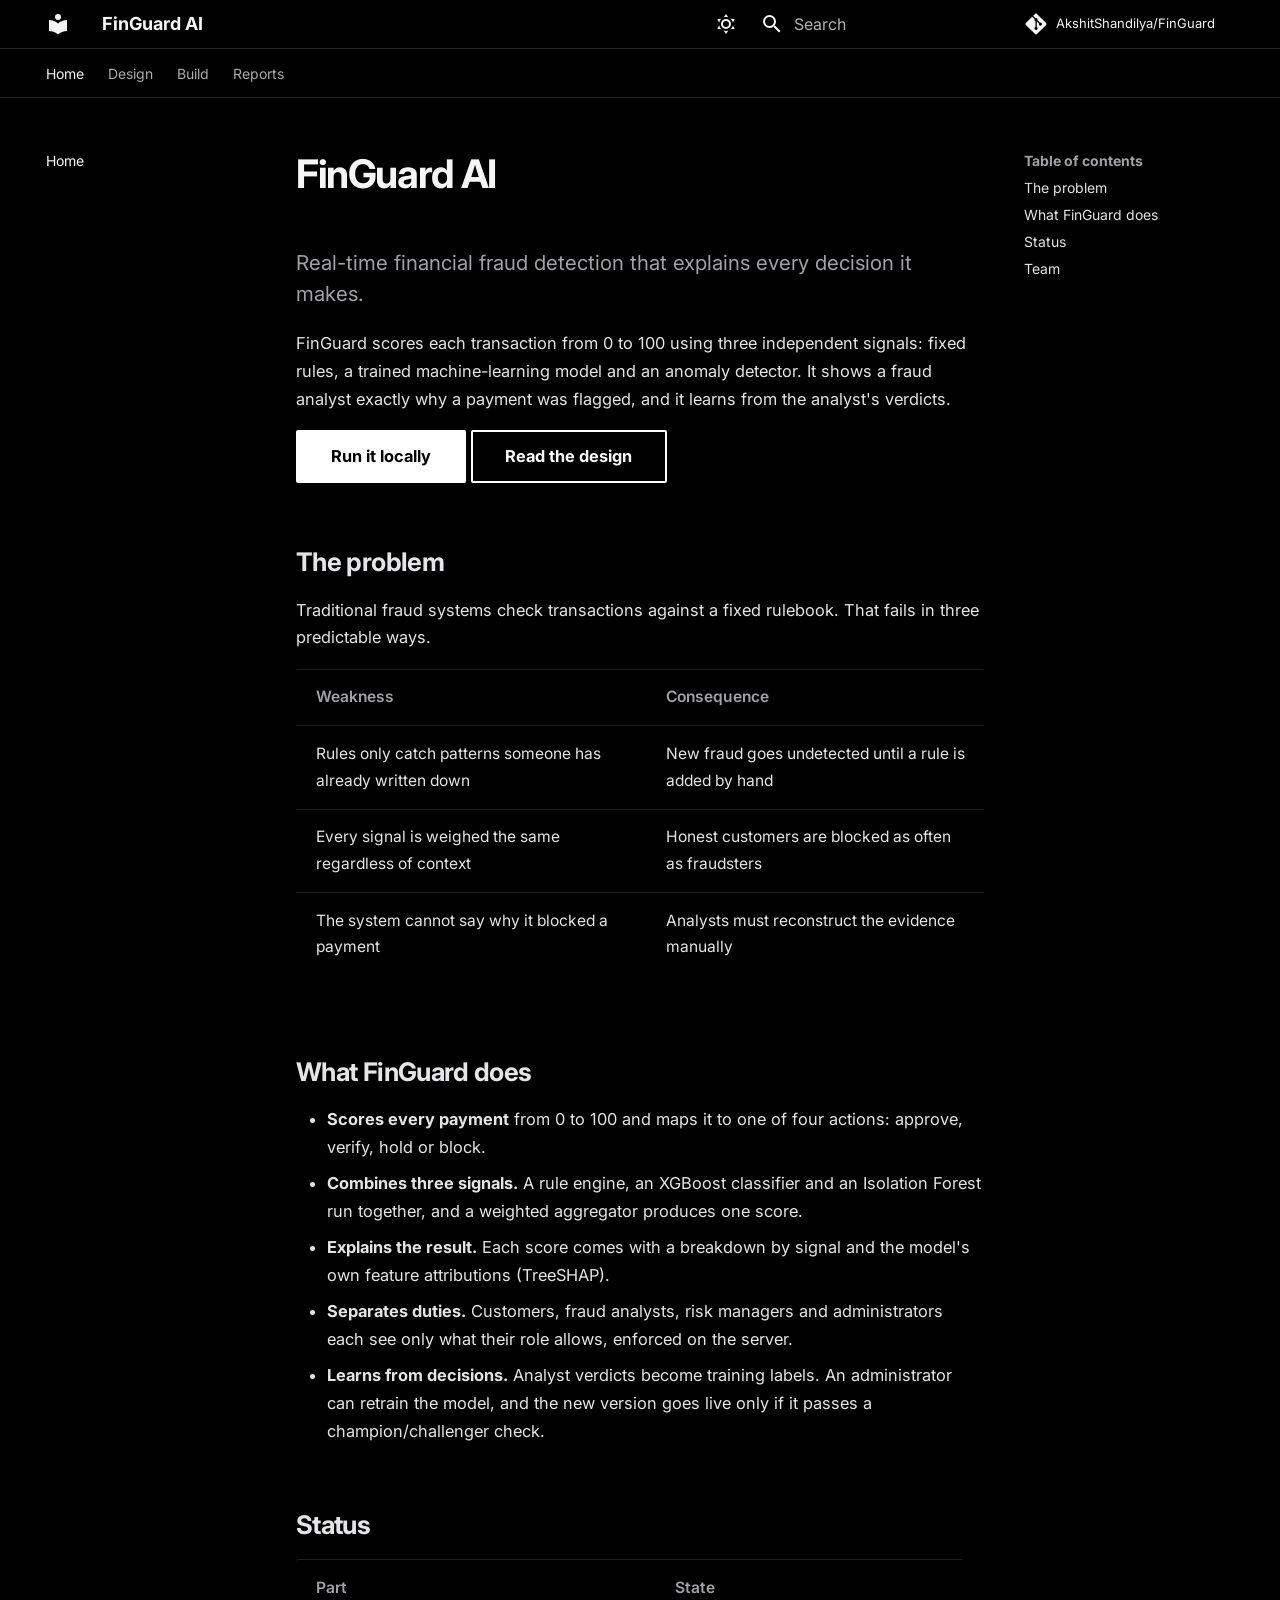
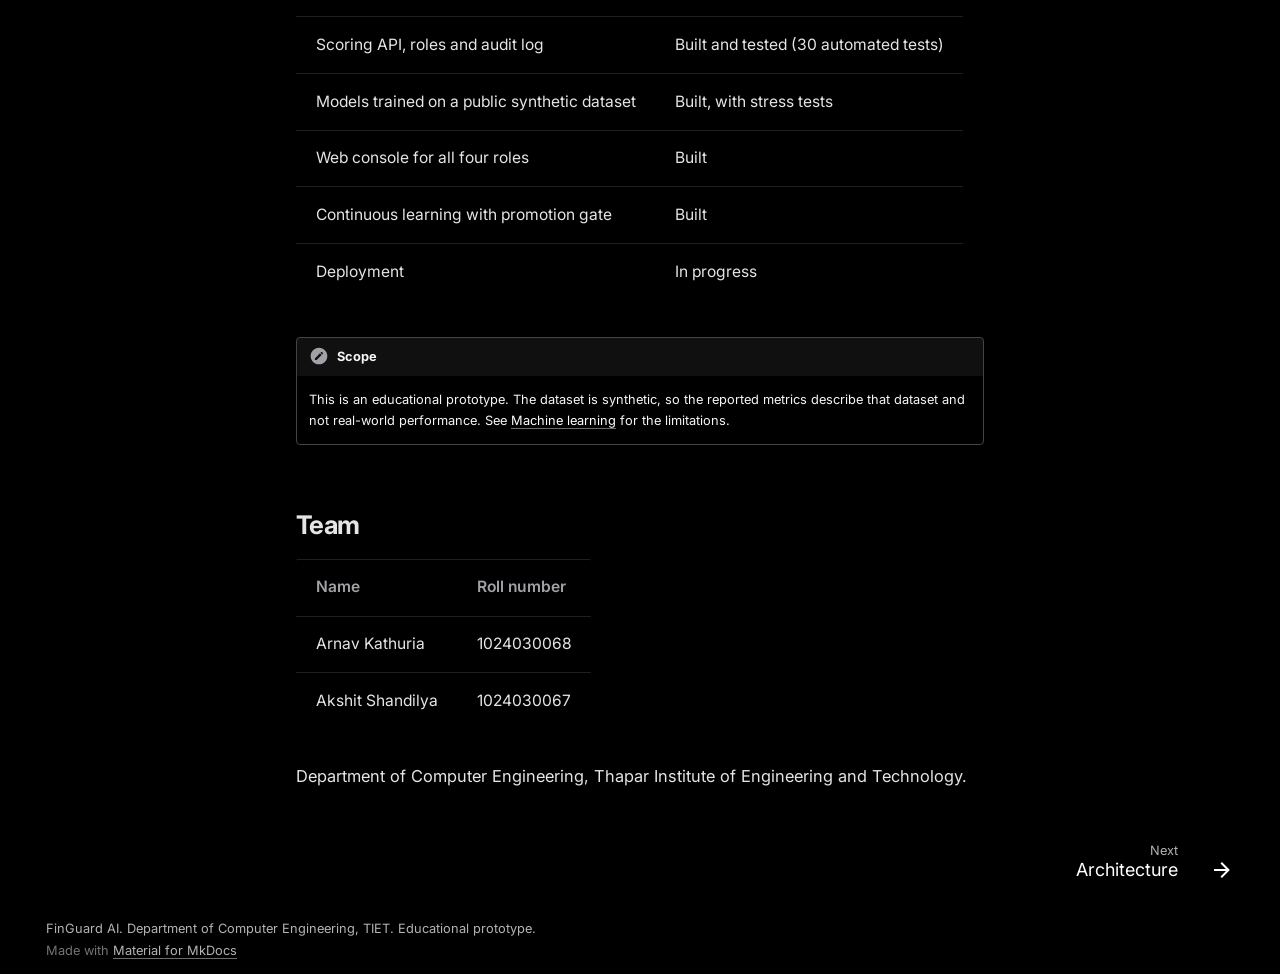
<file: index.html>
<!doctype html>
<html lang="en" class="no-js">
  <head>
    
      <meta charset="utf-8">
      <meta name="viewport" content="width=device-width,initial-scale=1">
      
        <meta name="description" content="Real-time financial fraud detection that explains every decision">
      
      
        <meta name="author" content="Arnav Kathuria, Akshit Shandilya">
      
      
        <link rel="canonical" href="https://akshitshandilya.github.io/FinGuard/">
      
      
      
        <link rel="next" href="architecture/">
      
      
        
      
      
      <link rel="icon" href="assets/images/favicon.png">
      <meta name="generator" content="mkdocs-1.6.1, mkdocs-material-9.8.1">
    
    
      
        <title>FinGuard AI</title>
      
    
    
      <link rel="stylesheet" href="assets/stylesheets/main.57a0d79d.min.css">
      
        
        <link rel="stylesheet" href="assets/stylesheets/palette.fb2fffe2.min.css">
      
      


    
    
      
    
    
      
        
        
        <link rel="preconnect" href="https://fonts.gstatic.com" crossorigin>
        <link rel="stylesheet" href="https://fonts.googleapis.com/css?family=Inter:300,300i,400,400i,700,700i%7CIBM+Plex+Mono:400,400i,700,700i&display=fallback">
        <style>:root{--md-text-font:"Inter";--md-code-font:"IBM Plex Mono"}</style>
      
    
    
      <link rel="stylesheet" href="stylesheets/extra.css">
    
    <script>__md_scope=new URL(".",location),__md_hash=e=>[...e].reduce(((e,_)=>(e<<5)-e+_.charCodeAt(0)),0),__md_get=(e,_=localStorage,t=__md_scope)=>JSON.parse(_.getItem(t.pathname+"."+e)),__md_set=(e,_,t=localStorage,a=__md_scope)=>{try{t.setItem(a.pathname+"."+e,JSON.stringify(_))}catch(e){}}</script>
    
      

    
    
  </head>
  
  
    
    
      
    
    
    
    
    <body dir="ltr" data-md-color-scheme="slate" data-md-color-primary="black" data-md-color-accent="indigo">
  
    
    <input class="md-toggle" data-md-toggle="drawer" type="checkbox" id="__drawer" autocomplete="off">
    <input class="md-toggle" data-md-toggle="search" type="checkbox" id="__search" autocomplete="off">
    <label class="md-overlay" for="__drawer"></label>
    <div data-md-component="skip">
      
        
        <a href="#finguard-ai" class="md-skip">
          Skip to content
        </a>
      
    </div>
    <div data-md-component="announce">
      
    </div>
    
    
      

<header class="md-header" data-md-component="header">
  <nav class="md-header__inner md-grid" aria-label="Header">
    <a href="." title="FinGuard AI" class="md-header__button md-logo" aria-label="FinGuard AI" data-md-component="logo">
      
  
  <svg xmlns="http://www.w3.org/2000/svg" viewBox="0 0 24 24"><path d="M12 8a3 3 0 0 0 3-3 3 3 0 0 0-3-3 3 3 0 0 0-3 3 3 3 0 0 0 3 3m0 3.54C9.64 9.35 6.5 8 3 8v11c3.5 0 6.64 1.35 9 3.54 2.36-2.19 5.5-3.54 9-3.54V8c-3.5 0-6.64 1.35-9 3.54"/></svg>

    </a>
    <label class="md-header__button md-icon" for="__drawer">
      
      <svg xmlns="http://www.w3.org/2000/svg" viewBox="0 0 24 24"><path d="M3 6h18v2H3zm0 5h18v2H3zm0 5h18v2H3z"/></svg>
    </label>
    <div class="md-header__title" data-md-component="header-title">
      <div class="md-header__ellipsis">
        <div class="md-header__topic">
          <span class="md-ellipsis">
            FinGuard AI
          </span>
        </div>
        <div class="md-header__topic" data-md-component="header-topic">
          <span class="md-ellipsis">
            
              Home
            
          </span>
        </div>
      </div>
    </div>
    
      
        <form class="md-header__option" data-md-component="palette">
  
    
    
    
    <input class="md-option" data-md-color-media="" data-md-color-scheme="slate" data-md-color-primary="black" data-md-color-accent="indigo"  aria-label="Switch to light mode"  type="radio" name="__palette" id="__palette_0">
    
      <label class="md-header__button md-icon" title="Switch to light mode" for="__palette_1" hidden>
        <svg xmlns="http://www.w3.org/2000/svg" viewBox="0 0 24 24"><path d="M12 7a5 5 0 0 1 5 5 5 5 0 0 1-5 5 5 5 0 0 1-5-5 5 5 0 0 1 5-5m0 2a3 3 0 0 0-3 3 3 3 0 0 0 3 3 3 3 0 0 0 3-3 3 3 0 0 0-3-3m0-7 2.39 3.42C13.65 5.15 12.84 5 12 5s-1.65.15-2.39.42zM3.34 7l4.16-.35A7.2 7.2 0 0 0 5.94 8.5c-.44.74-.69 1.5-.83 2.29zm.02 10 1.76-3.77a7.131 7.131 0 0 0 2.38 4.14zM20.65 7l-1.77 3.79a7.02 7.02 0 0 0-2.38-4.15zm-.01 10-4.14.36c.59-.51 1.12-1.14 1.54-1.86.42-.73.69-1.5.83-2.29zM12 22l-2.41-3.44c.74.27 1.55.44 2.41.44.82 0 1.63-.17 2.37-.44z"/></svg>
      </label>
    
  
    
    
    
    <input class="md-option" data-md-color-media="" data-md-color-scheme="default" data-md-color-primary="black" data-md-color-accent="indigo"  aria-label="Switch to dark mode"  type="radio" name="__palette" id="__palette_1">
    
      <label class="md-header__button md-icon" title="Switch to dark mode" for="__palette_0" hidden>
        <svg xmlns="http://www.w3.org/2000/svg" viewBox="0 0 24 24"><path d="m17.75 4.09-2.53 1.94.91 3.06-2.63-1.81-2.63 1.81.91-3.06-2.53-1.94L12.44 4l1.06-3 1.06 3zm3.5 6.91-1.64 1.25.59 1.98-1.7-1.17-1.7 1.17.59-1.98L15.75 11l2.06-.05L18.5 9l.69 1.95zm-2.28 4.95c.83-.08 1.72 1.1 1.19 1.85-.32.45-.66.87-1.08 1.27C15.17 23 8.84 23 4.94 19.07c-3.91-3.9-3.91-10.24 0-14.14.4-.4.82-.76 1.27-1.08.75-.53 1.93.36 1.85 1.19-.27 2.86.69 5.83 2.89 8.02a9.96 9.96 0 0 0 8.02 2.89m-1.64 2.02a12.08 12.08 0 0 1-7.8-3.47c-2.17-2.19-3.33-5-3.49-7.82-2.81 3.14-2.7 7.96.31 10.98 3.02 3.01 7.84 3.12 10.98.31"/></svg>
      </label>
    
  
</form>
      
    
    
      <script>var palette=__md_get("__palette");if(palette&&palette.color){if("(prefers-color-scheme)"===palette.color.media){var media=matchMedia("(prefers-color-scheme: light)"),input=document.querySelector(media.matches?"[data-md-color-media='(prefers-color-scheme: light)']":"[data-md-color-media='(prefers-color-scheme: dark)']");palette.color.media=input.getAttribute("data-md-color-media"),palette.color.scheme=input.getAttribute("data-md-color-scheme"),palette.color.primary=input.getAttribute("data-md-color-primary"),palette.color.accent=input.getAttribute("data-md-color-accent")}for(var[key,value]of Object.entries(palette.color))document.body.setAttribute("data-md-color-"+key,value)}</script>
    
    
    
      
      
        <label class="md-header__button md-icon" for="__search">
          
          <svg xmlns="http://www.w3.org/2000/svg" viewBox="0 0 24 24"><path d="M9.5 3A6.5 6.5 0 0 1 16 9.5c0 1.61-.59 3.09-1.56 4.23l.27.27h.79l5 5-1.5 1.5-5-5v-.79l-.27-.27A6.52 6.52 0 0 1 9.5 16 6.5 6.5 0 0 1 3 9.5 6.5 6.5 0 0 1 9.5 3m0 2C7 5 5 7 5 9.5S7 14 9.5 14 14 12 14 9.5 12 5 9.5 5"/></svg>
        </label>
        <div class="md-search" data-md-component="search" role="dialog">
  <label class="md-search__overlay" for="__search"></label>
  <div class="md-search__inner" role="search">
    <form class="md-search__form" name="search">
      <input type="text" class="md-search__input" name="query" aria-label="Search" placeholder="Search" autocapitalize="off" autocorrect="off" autocomplete="off" spellcheck="false" data-md-component="search-query" required>
      <label class="md-search__icon md-icon" for="__search">
        
        <svg xmlns="http://www.w3.org/2000/svg" viewBox="0 0 24 24"><path d="M9.5 3A6.5 6.5 0 0 1 16 9.5c0 1.61-.59 3.09-1.56 4.23l.27.27h.79l5 5-1.5 1.5-5-5v-.79l-.27-.27A6.52 6.52 0 0 1 9.5 16 6.5 6.5 0 0 1 3 9.5 6.5 6.5 0 0 1 9.5 3m0 2C7 5 5 7 5 9.5S7 14 9.5 14 14 12 14 9.5 12 5 9.5 5"/></svg>
        
        <svg xmlns="http://www.w3.org/2000/svg" viewBox="0 0 24 24"><path d="M20 11v2H8l5.5 5.5-1.42 1.42L4.16 12l7.92-7.92L13.5 5.5 8 11z"/></svg>
      </label>
      <nav class="md-search__options" aria-label="Search">
        
        <button type="reset" class="md-search__icon md-icon" title="Clear" aria-label="Clear" tabindex="-1">
          
          <svg xmlns="http://www.w3.org/2000/svg" viewBox="0 0 24 24"><path d="M19 6.41 17.59 5 12 10.59 6.41 5 5 6.41 10.59 12 5 17.59 6.41 19 12 13.41 17.59 19 19 17.59 13.41 12z"/></svg>
        </button>
      </nav>
      
    </form>
    <div class="md-search__output">
      <div class="md-search__scrollwrap" tabindex="0" data-md-scrollfix>
        <div class="md-search-result" data-md-component="search-result">
          <div class="md-search-result__meta">
            Initializing search
          </div>
          <ol class="md-search-result__list" role="presentation"></ol>
        </div>
      </div>
    </div>
  </div>
</div>
      
    
    
      <div class="md-header__source">
        <a href="https://github.com/AkshitShandilya/FinGuard" title="Go to repository" class="md-source" data-md-component="source">
  <div class="md-source__icon md-icon">
    
    <svg xmlns="http://www.w3.org/2000/svg" viewBox="0 0 448 512"><!--! Font Awesome Free 7.1.0 by @fontawesome - https://fontawesome.com License - https://fontawesome.com/license/free (Icons: CC BY 4.0, Fonts: SIL OFL 1.1, Code: MIT License) Copyright 2025 Fonticons, Inc.--><path d="M439.6 236.1 244 40.5c-5.4-5.5-12.8-8.5-20.4-8.5s-15 3-20.4 8.4L162.5 81l51.5 51.5c27.1-9.1 52.7 16.8 43.4 43.7l49.7 49.7c34.2-11.8 61.2 31 35.5 56.7-26.5 26.5-70.2-2.9-56-37.3L240.3 199v121.9c25.3 12.5 22.3 41.8 9.1 55-6.4 6.4-15.2 10.1-24.3 10.1s-17.8-3.6-24.3-10.1c-17.6-17.6-11.1-46.9 11.2-56v-123c-20.8-8.5-24.6-30.7-18.6-45L142.6 101 8.5 235.1C3 240.6 0 247.9 0 255.5s3 15 8.5 20.4l195.6 195.7c5.4 5.4 12.7 8.4 20.4 8.4s15-3 20.4-8.4l194.7-194.7c5.4-5.4 8.4-12.8 8.4-20.4s-3-15-8.4-20.4"/></svg>
  </div>
  <div class="md-source__repository">
    AkshitShandilya/FinGuard
  </div>
</a>
      </div>
    
  </nav>
  
</header>
    
    <div class="md-container" data-md-component="container">
      
      
        
          
            
<nav class="md-tabs" aria-label="Tabs" data-md-component="tabs">
  <div class="md-grid">
    <ul class="md-tabs__list">
      
        
  
  
  
    
  
  
    <li class="md-tabs__item md-tabs__item--active">
      <a href="." class="md-tabs__link">
        
  
  
    
  
  Home

      </a>
    </li>
  

      
        
  
  
  
  
    
    
      <li class="md-tabs__item">
        <a href="architecture/" class="md-tabs__link">
          
  
  
  Design

        </a>
      </li>
    
  

      
        
  
  
  
  
    
    
      <li class="md-tabs__item">
        <a href="installation/" class="md-tabs__link">
          
  
  
  Build

        </a>
      </li>
    
  

      
        
  
  
  
  
    <li class="md-tabs__item">
      <a href="reports/" class="md-tabs__link">
        
  
  
    
  
  Reports

      </a>
    </li>
  

      
    </ul>
  </div>
</nav>
          
        
      
      <main class="md-main" data-md-component="main">
        <div class="md-main__inner md-grid">
          
            
              
              <div class="md-sidebar md-sidebar--primary" data-md-component="sidebar" data-md-type="navigation" >
                <div class="md-sidebar__scrollwrap">
                  <div class="md-sidebar__inner">
                    


  


<nav class="md-nav md-nav--primary md-nav--lifted" aria-label="Navigation" data-md-level="0">
  <label class="md-nav__title" for="__drawer">
    <a href="." title="FinGuard AI" class="md-nav__button md-logo" aria-label="FinGuard AI" data-md-component="logo">
      
  
  <svg xmlns="http://www.w3.org/2000/svg" viewBox="0 0 24 24"><path d="M12 8a3 3 0 0 0 3-3 3 3 0 0 0-3-3 3 3 0 0 0-3 3 3 3 0 0 0 3 3m0 3.54C9.64 9.35 6.5 8 3 8v11c3.5 0 6.64 1.35 9 3.54 2.36-2.19 5.5-3.54 9-3.54V8c-3.5 0-6.64 1.35-9 3.54"/></svg>

    </a>
    FinGuard AI
  </label>
  
    <div class="md-nav__source">
      <a href="https://github.com/AkshitShandilya/FinGuard" title="Go to repository" class="md-source" data-md-component="source">
  <div class="md-source__icon md-icon">
    
    <svg xmlns="http://www.w3.org/2000/svg" viewBox="0 0 448 512"><!--! Font Awesome Free 7.1.0 by @fontawesome - https://fontawesome.com License - https://fontawesome.com/license/free (Icons: CC BY 4.0, Fonts: SIL OFL 1.1, Code: MIT License) Copyright 2025 Fonticons, Inc.--><path d="M439.6 236.1 244 40.5c-5.4-5.5-12.8-8.5-20.4-8.5s-15 3-20.4 8.4L162.5 81l51.5 51.5c27.1-9.1 52.7 16.8 43.4 43.7l49.7 49.7c34.2-11.8 61.2 31 35.5 56.7-26.5 26.5-70.2-2.9-56-37.3L240.3 199v121.9c25.3 12.5 22.3 41.8 9.1 55-6.4 6.4-15.2 10.1-24.3 10.1s-17.8-3.6-24.3-10.1c-17.6-17.6-11.1-46.9 11.2-56v-123c-20.8-8.5-24.6-30.7-18.6-45L142.6 101 8.5 235.1C3 240.6 0 247.9 0 255.5s3 15 8.5 20.4l195.6 195.7c5.4 5.4 12.7 8.4 20.4 8.4s15-3 20.4-8.4l194.7-194.7c5.4-5.4 8.4-12.8 8.4-20.4s-3-15-8.4-20.4"/></svg>
  </div>
  <div class="md-source__repository">
    AkshitShandilya/FinGuard
  </div>
</a>
    </div>
  
  <ul class="md-nav__list" data-md-scrollfix>
    
      
      
  
  
    
  
  
  
    <li class="md-nav__item md-nav__item--active">
      
      <input class="md-nav__toggle md-toggle" type="checkbox" id="__toc">
      
      
        
      
      
        <label class="md-nav__link md-nav__link--active" for="__toc">
          
  
  
  <span class="md-ellipsis">
    
  
    Home
  

    
  </span>
  
  

          <span class="md-nav__icon md-icon"></span>
        </label>
      
      <a href="." class="md-nav__link md-nav__link--active">
        
  
  
  <span class="md-ellipsis">
    
  
    Home
  

    
  </span>
  
  

      </a>
      
        

<nav class="md-nav md-nav--secondary" aria-label="Table of contents">
  
  
  
    
  
  
    <label class="md-nav__title" for="__toc">
      <span class="md-nav__icon md-icon"></span>
      Table of contents
    </label>
    <ul class="md-nav__list" data-md-component="toc" data-md-scrollfix>
      
        <li class="md-nav__item">
  <a href="#the-problem" class="md-nav__link">
    <span class="md-ellipsis">
      
        The problem
      
    </span>
  </a>
  
</li>
      
        <li class="md-nav__item">
  <a href="#what-finguard-does" class="md-nav__link">
    <span class="md-ellipsis">
      
        What FinGuard does
      
    </span>
  </a>
  
</li>
      
        <li class="md-nav__item">
  <a href="#status" class="md-nav__link">
    <span class="md-ellipsis">
      
        Status
      
    </span>
  </a>
  
</li>
      
        <li class="md-nav__item">
  <a href="#team" class="md-nav__link">
    <span class="md-ellipsis">
      
        Team
      
    </span>
  </a>
  
</li>
      
    </ul>
  
</nav>
      
    </li>
  

    
      
      
  
  
  
  
    
    
    
    
      
      
        
      
    
    
    <li class="md-nav__item md-nav__item--nested">
      
        
        
        <input class="md-nav__toggle md-toggle " type="checkbox" id="__nav_2" >
        
          
          <label class="md-nav__link" for="__nav_2" id="__nav_2_label" tabindex="0">
            
  
  
  <span class="md-ellipsis">
    
  
    Design
  

    
  </span>
  
  

            <span class="md-nav__icon md-icon"></span>
          </label>
        
        <nav class="md-nav" data-md-level="1" aria-labelledby="__nav_2_label" aria-expanded="false">
          <label class="md-nav__title" for="__nav_2">
            <span class="md-nav__icon md-icon"></span>
            
  
    Design
  

          </label>
          <ul class="md-nav__list" data-md-scrollfix>
            
              
                
  
  
  
  
    <li class="md-nav__item">
      <a href="architecture/" class="md-nav__link">
        
  
  
  <span class="md-ellipsis">
    
  
    Architecture
  

    
  </span>
  
  

      </a>
    </li>
  

              
            
              
                
  
  
  
  
    <li class="md-nav__item">
      <a href="model/" class="md-nav__link">
        
  
  
  <span class="md-ellipsis">
    
  
    Machine learning
  

    
  </span>
  
  

      </a>
    </li>
  

              
            
              
                
  
  
  
  
    <li class="md-nav__item">
      <a href="api/" class="md-nav__link">
        
  
  
  <span class="md-ellipsis">
    
  
    API reference
  

    
  </span>
  
  

      </a>
    </li>
  

              
            
              
                
  
  
  
  
    <li class="md-nav__item">
      <a href="diagrams/" class="md-nav__link">
        
  
  
  <span class="md-ellipsis">
    
  
    Diagrams
  

    
  </span>
  
  

      </a>
    </li>
  

              
            
          </ul>
        </nav>
      
    </li>
  

    
      
      
  
  
  
  
    
    
    
    
      
      
        
      
    
    
    <li class="md-nav__item md-nav__item--nested">
      
        
        
        <input class="md-nav__toggle md-toggle " type="checkbox" id="__nav_3" >
        
          
          <label class="md-nav__link" for="__nav_3" id="__nav_3_label" tabindex="0">
            
  
  
  <span class="md-ellipsis">
    
  
    Build
  

    
  </span>
  
  

            <span class="md-nav__icon md-icon"></span>
          </label>
        
        <nav class="md-nav" data-md-level="1" aria-labelledby="__nav_3_label" aria-expanded="false">
          <label class="md-nav__title" for="__nav_3">
            <span class="md-nav__icon md-icon"></span>
            
  
    Build
  

          </label>
          <ul class="md-nav__list" data-md-scrollfix>
            
              
                
  
  
  
  
    <li class="md-nav__item">
      <a href="installation/" class="md-nav__link">
        
  
  
  <span class="md-ellipsis">
    
  
    Installation
  

    
  </span>
  
  

      </a>
    </li>
  

              
            
              
                
  
  
  
  
    <li class="md-nav__item">
      <a href="prototype/" class="md-nav__link">
        
  
  
  <span class="md-ellipsis">
    
  
    Prototype
  

    
  </span>
  
  

      </a>
    </li>
  

              
            
              
                
  
  
  
  
    <li class="md-nav__item">
      <a href="testing/" class="md-nav__link">
        
  
  
  <span class="md-ellipsis">
    
  
    Testing
  

    
  </span>
  
  

      </a>
    </li>
  

              
            
          </ul>
        </nav>
      
    </li>
  

    
      
      
  
  
  
  
    <li class="md-nav__item">
      <a href="reports/" class="md-nav__link">
        
  
  
  <span class="md-ellipsis">
    
  
    Reports
  

    
  </span>
  
  

      </a>
    </li>
  

    
  </ul>
</nav>
                  </div>
                </div>
              </div>
            
            
              
              <div class="md-sidebar md-sidebar--secondary" data-md-component="sidebar" data-md-type="toc" >
                <div class="md-sidebar__scrollwrap">
                  <div class="md-sidebar__inner">
                    

<nav class="md-nav md-nav--secondary" aria-label="Table of contents">
  
  
  
    
  
  
    <label class="md-nav__title" for="__toc">
      <span class="md-nav__icon md-icon"></span>
      Table of contents
    </label>
    <ul class="md-nav__list" data-md-component="toc" data-md-scrollfix>
      
        <li class="md-nav__item">
  <a href="#the-problem" class="md-nav__link">
    <span class="md-ellipsis">
      
        The problem
      
    </span>
  </a>
  
</li>
      
        <li class="md-nav__item">
  <a href="#what-finguard-does" class="md-nav__link">
    <span class="md-ellipsis">
      
        What FinGuard does
      
    </span>
  </a>
  
</li>
      
        <li class="md-nav__item">
  <a href="#status" class="md-nav__link">
    <span class="md-ellipsis">
      
        Status
      
    </span>
  </a>
  
</li>
      
        <li class="md-nav__item">
  <a href="#team" class="md-nav__link">
    <span class="md-ellipsis">
      
        Team
      
    </span>
  </a>
  
</li>
      
    </ul>
  
</nav>
                  </div>
                </div>
              </div>
            
          
          
            <div class="md-content" data-md-component="content">
              
              <article class="md-content__inner md-typeset">
                
                  


  
  


<h1 id="finguard-ai">FinGuard AI<a class="headerlink" href="#finguard-ai" title="Permanent link">&para;</a></h1>
<p class="lead">Real-time financial fraud detection that explains every decision it makes.</p>

<p>FinGuard scores each transaction from 0 to 100 using three independent signals: fixed rules, a trained machine-learning model and an anomaly detector. It shows a fraud analyst exactly why a payment was flagged, and it learns from the analyst's verdicts.</p>
<p><a class="md-button md-button--primary" href="installation/">Run it locally</a>
<a class="md-button" href="architecture/">Read the design</a></p>
<h2 id="the-problem">The problem<a class="headerlink" href="#the-problem" title="Permanent link">&para;</a></h2>
<p>Traditional fraud systems check transactions against a fixed rulebook. That fails in three predictable ways.</p>
<table>
<thead>
<tr>
<th>Weakness</th>
<th>Consequence</th>
</tr>
</thead>
<tbody>
<tr>
<td>Rules only catch patterns someone has already written down</td>
<td>New fraud goes undetected until a rule is added by hand</td>
</tr>
<tr>
<td>Every signal is weighed the same regardless of context</td>
<td>Honest customers are blocked as often as fraudsters</td>
</tr>
<tr>
<td>The system cannot say why it blocked a payment</td>
<td>Analysts must reconstruct the evidence manually</td>
</tr>
</tbody>
</table>
<h2 id="what-finguard-does">What FinGuard does<a class="headerlink" href="#what-finguard-does" title="Permanent link">&para;</a></h2>
<ul>
<li><strong>Scores every payment</strong> from 0 to 100 and maps it to one of four actions: approve, verify, hold or block.</li>
<li><strong>Combines three signals.</strong> A rule engine, an XGBoost classifier and an Isolation Forest run together, and a weighted aggregator produces one score.</li>
<li><strong>Explains the result.</strong> Each score comes with a breakdown by signal and the model's own feature attributions (TreeSHAP).</li>
<li><strong>Separates duties.</strong> Customers, fraud analysts, risk managers and administrators each see only what their role allows, enforced on the server.</li>
<li><strong>Learns from decisions.</strong> Analyst verdicts become training labels. An administrator can retrain the model, and the new version goes live only if it passes a champion/challenger check.</li>
</ul>
<h2 id="status">Status<a class="headerlink" href="#status" title="Permanent link">&para;</a></h2>
<table>
<thead>
<tr>
<th>Part</th>
<th>State</th>
</tr>
</thead>
<tbody>
<tr>
<td>Scoring API, roles and audit log</td>
<td>Built and tested (30 automated tests)</td>
</tr>
<tr>
<td>Models trained on a public synthetic dataset</td>
<td>Built, with stress tests</td>
</tr>
<tr>
<td>Web console for all four roles</td>
<td>Built</td>
</tr>
<tr>
<td>Continuous learning with promotion gate</td>
<td>Built</td>
</tr>
<tr>
<td>Deployment</td>
<td>In progress</td>
</tr>
</tbody>
</table>
<div class="admonition note">
<p class="admonition-title">Scope</p>
<p>This is an educational prototype. The dataset is synthetic, so the reported metrics describe that dataset and not real-world performance. See <a href="model/">Machine learning</a> for the limitations.</p>
</div>
<h2 id="team">Team<a class="headerlink" href="#team" title="Permanent link">&para;</a></h2>
<table>
<thead>
<tr>
<th>Name</th>
<th>Roll number</th>
</tr>
</thead>
<tbody>
<tr>
<td>Arnav Kathuria</td>
<td>1024030068</td>
</tr>
<tr>
<td>Akshit Shandilya</td>
<td>1024030067</td>
</tr>
</tbody>
</table>
<p>Department of Computer Engineering, Thapar Institute of Engineering and Technology.</p>












                
              </article>
            </div>
          
          
<script>var target=document.getElementById(location.hash.slice(1));target&&target.name&&(target.checked=target.name.startsWith("__tabbed_"))</script>
        </div>
        
          <button type="button" class="md-top md-icon" data-md-component="top" hidden>
  
  <svg xmlns="http://www.w3.org/2000/svg" viewBox="0 0 24 24"><path d="M13 20h-2V8l-5.5 5.5-1.42-1.42L12 4.16l7.92 7.92-1.42 1.42L13 8z"/></svg>
  Back to top
</button>
        
      </main>
      
        <footer class="md-footer">
  
    
      
      <nav class="md-footer__inner md-grid" aria-label="Footer" >
        
        
          
          <a href="architecture/" class="md-footer__link md-footer__link--next" aria-label="Next: Architecture">
            <div class="md-footer__title">
              <span class="md-footer__direction">
                Next
              </span>
              <div class="md-ellipsis">
                Architecture
              </div>
            </div>
            <div class="md-footer__button md-icon">
              
              <svg xmlns="http://www.w3.org/2000/svg" viewBox="0 0 24 24"><path d="M4 11v2h12l-5.5 5.5 1.42 1.42L19.84 12l-7.92-7.92L10.5 5.5 16 11z"/></svg>
            </div>
          </a>
        
      </nav>
    
  
  <div class="md-footer-meta md-typeset">
    <div class="md-footer-meta__inner md-grid">
      <div class="md-copyright">
  
    <div class="md-copyright__highlight">
      FinGuard AI. Department of Computer Engineering, TIET. Educational prototype.
    </div>
  
  
    Made with
    <a href="https://squidfunk.github.io/mkdocs-material/" target="_blank" rel="noopener">
      Material for MkDocs
    </a>
  
</div>
      
    </div>
  </div>
</footer>
      
    </div>
    <div class="md-dialog" data-md-component="dialog">
      <div class="md-dialog__inner md-typeset"></div>
    </div>
    
    
    
      
      
      <script id="__config" type="application/json">{"annotate": null, "base": ".", "features": ["navigation.tabs", "navigation.sections", "navigation.top", "navigation.instant", "navigation.footer", "search.highlight", "content.code.copy", "toc.follow"], "search": "assets/javascripts/workers/search.a7633da7.min.js", "tags": null, "translations": {"clipboard.copied": "Copied to clipboard", "clipboard.copy": "Copy to clipboard", "search.result.more.one": "1 more on this page", "search.result.more.other": "# more on this page", "search.result.none": "No matching documents", "search.result.one": "1 matching document", "search.result.other": "# matching documents", "search.result.placeholder": "Type to start searching", "search.result.term.missing": "Missing", "select.version": "Select version"}, "version": null}</script>
    
    
      <script src="assets/javascripts/bundle.a5f9d56c.min.js"></script>
      
    
  </body>
</html>
</file>
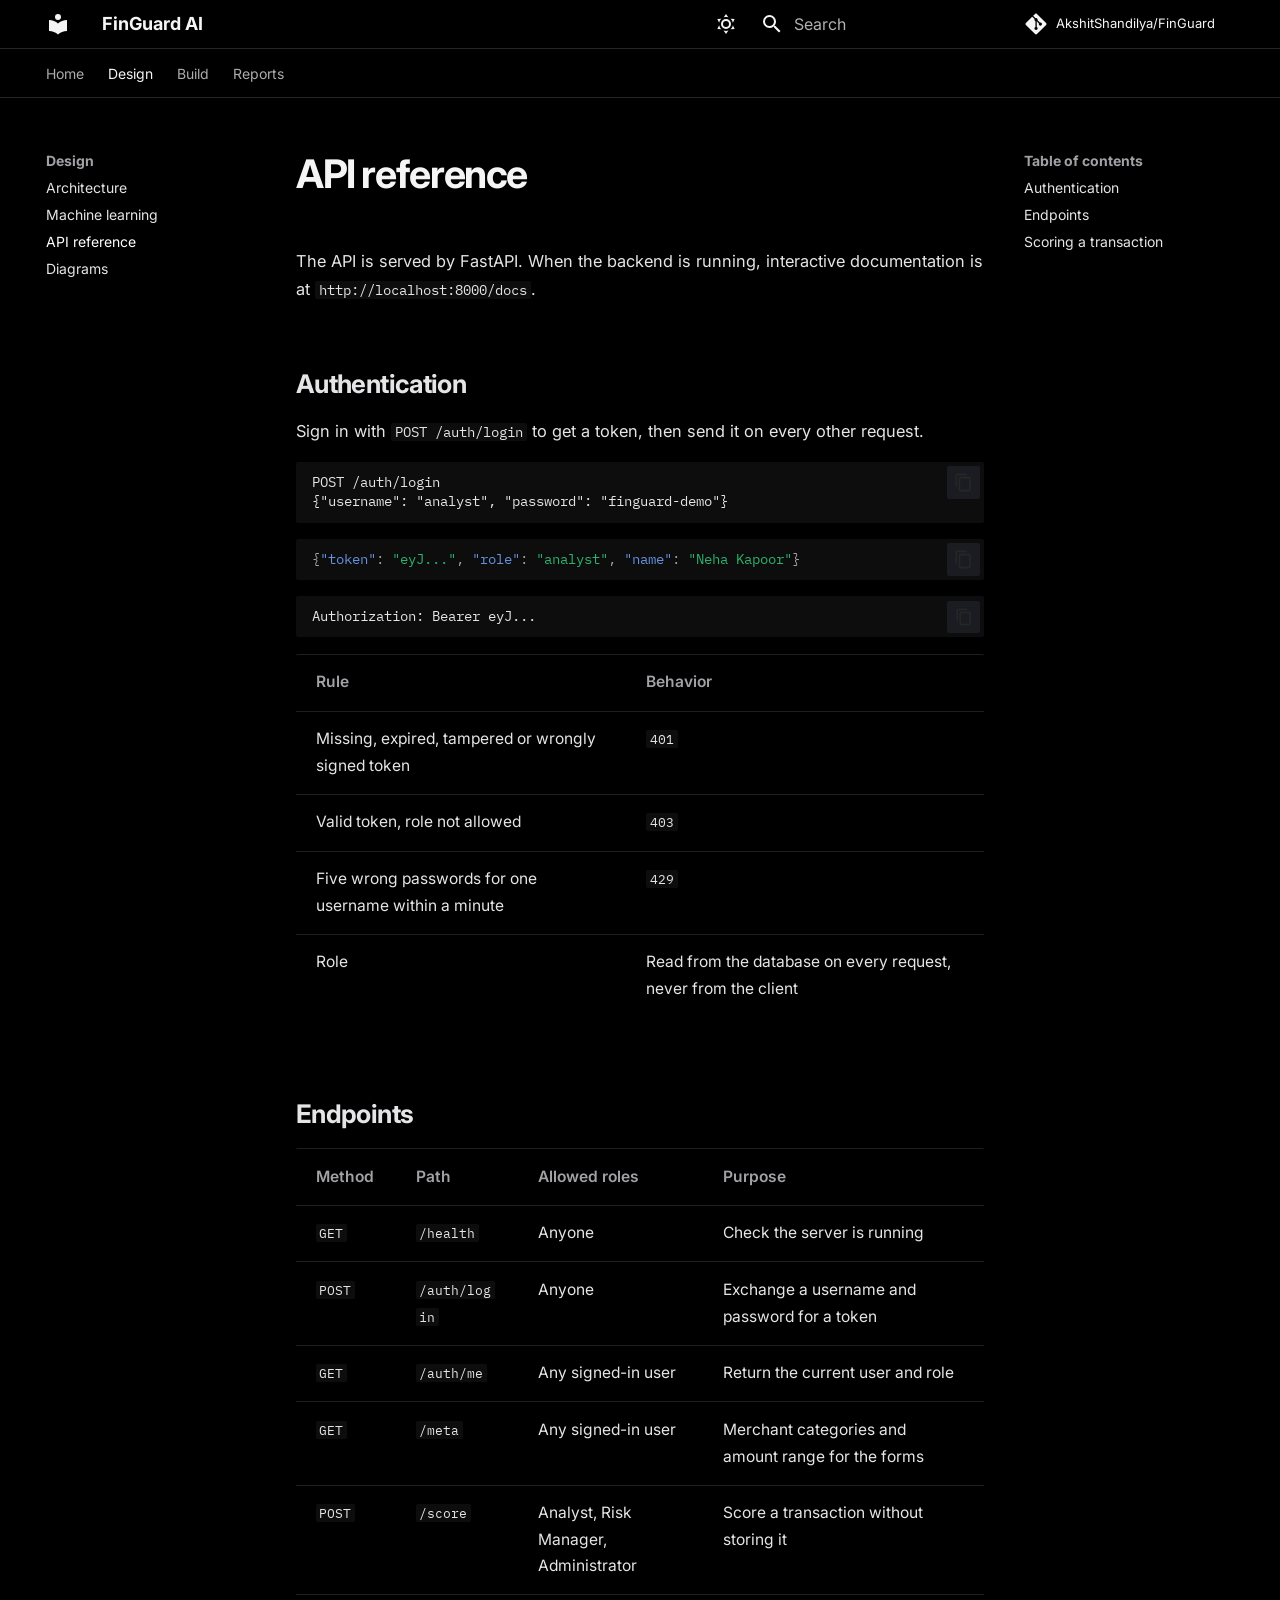
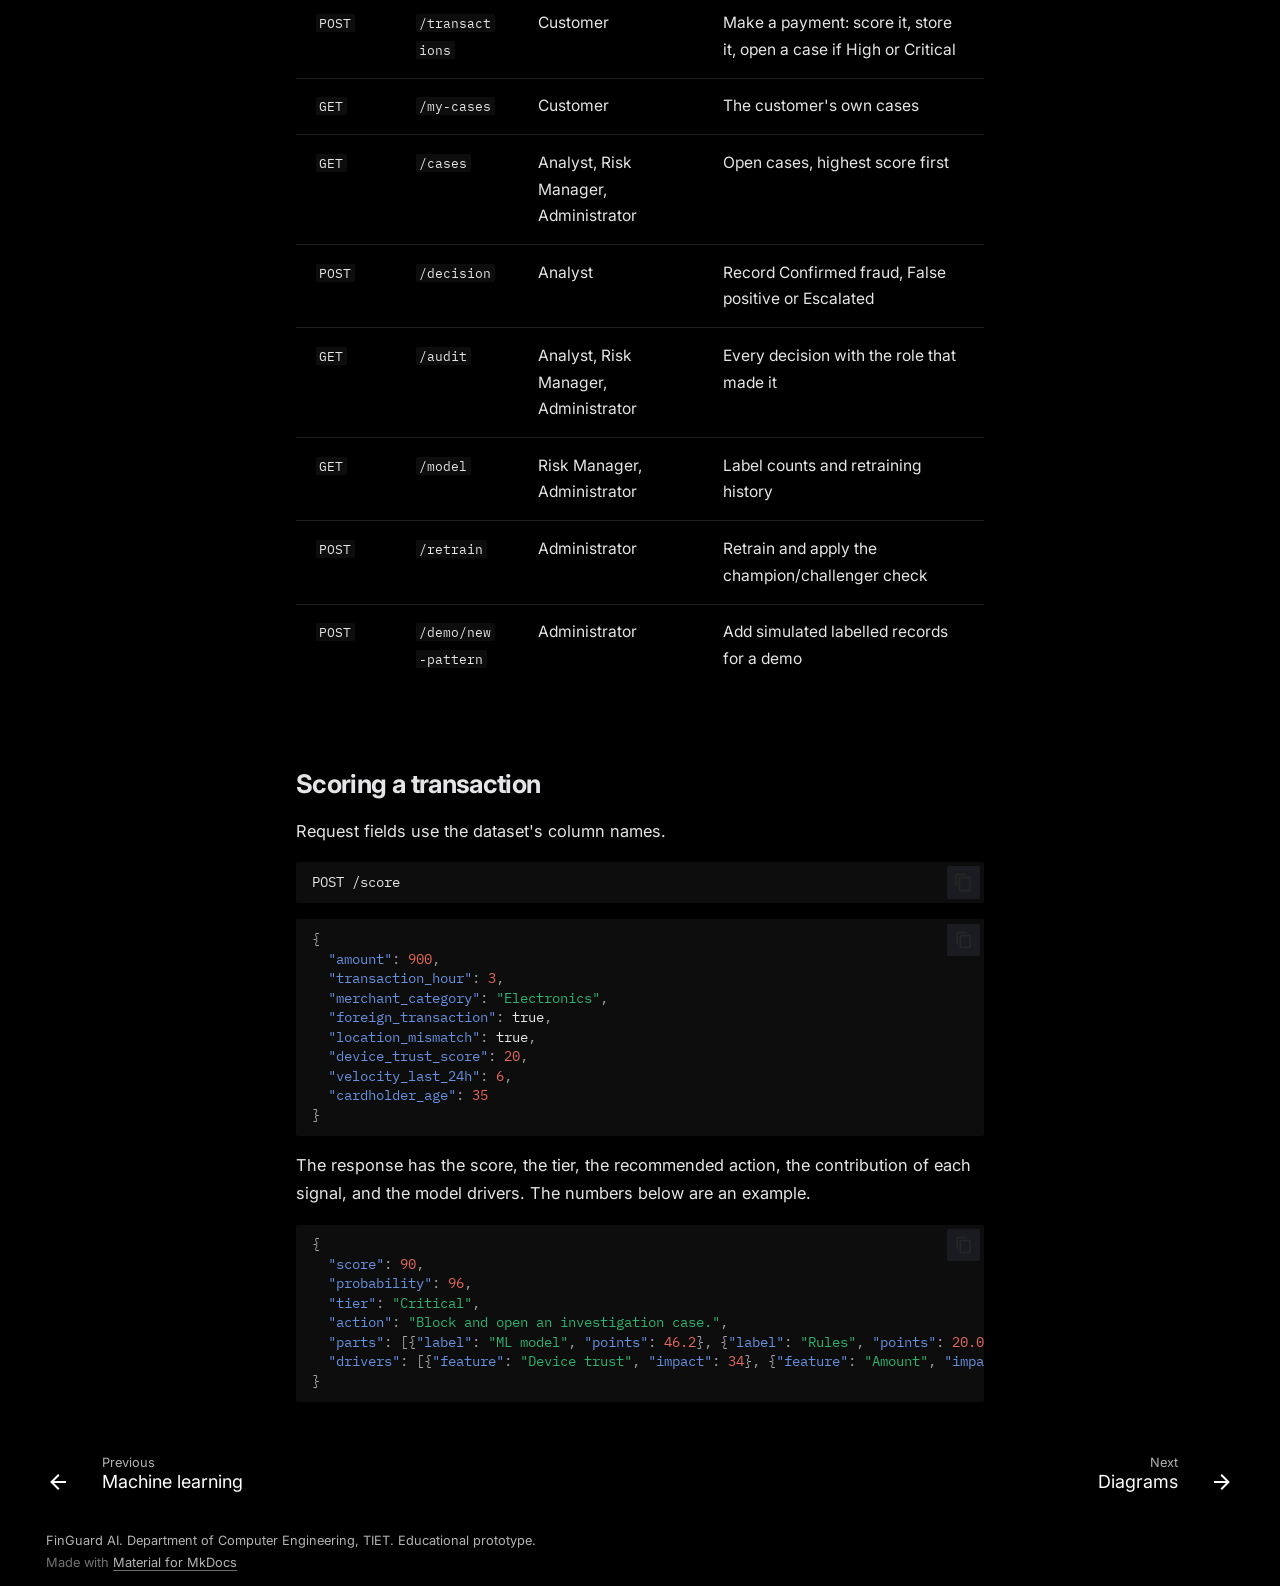
<file: api/index.html>
<!doctype html>
<html lang="en" class="no-js">
  <head>
    
      <meta charset="utf-8">
      <meta name="viewport" content="width=device-width,initial-scale=1">
      
        <meta name="description" content="Real-time financial fraud detection that explains every decision">
      
      
        <meta name="author" content="Arnav Kathuria, Akshit Shandilya">
      
      
        <link rel="canonical" href="https://akshitshandilya.github.io/FinGuard/api/">
      
      
        <link rel="prev" href="../model/">
      
      
        <link rel="next" href="../diagrams/">
      
      
        
      
      
      <link rel="icon" href="../assets/images/favicon.png">
      <meta name="generator" content="mkdocs-1.6.1, mkdocs-material-9.8.1">
    
    
      
        <title>API reference - FinGuard AI</title>
      
    
    
      <link rel="stylesheet" href="../assets/stylesheets/main.57a0d79d.min.css">
      
        
        <link rel="stylesheet" href="../assets/stylesheets/palette.fb2fffe2.min.css">
      
      


    
    
      
    
    
      
        
        
        <link rel="preconnect" href="https://fonts.gstatic.com" crossorigin>
        <link rel="stylesheet" href="https://fonts.googleapis.com/css?family=Inter:300,300i,400,400i,700,700i%7CIBM+Plex+Mono:400,400i,700,700i&display=fallback">
        <style>:root{--md-text-font:"Inter";--md-code-font:"IBM Plex Mono"}</style>
      
    
    
      <link rel="stylesheet" href="../stylesheets/extra.css">
    
    <script>__md_scope=new URL("..",location),__md_hash=e=>[...e].reduce(((e,_)=>(e<<5)-e+_.charCodeAt(0)),0),__md_get=(e,_=localStorage,t=__md_scope)=>JSON.parse(_.getItem(t.pathname+"."+e)),__md_set=(e,_,t=localStorage,a=__md_scope)=>{try{t.setItem(a.pathname+"."+e,JSON.stringify(_))}catch(e){}}</script>
    
      

    
    
  </head>
  
  
    
    
      
    
    
    
    
    <body dir="ltr" data-md-color-scheme="slate" data-md-color-primary="black" data-md-color-accent="indigo">
  
    
    <input class="md-toggle" data-md-toggle="drawer" type="checkbox" id="__drawer" autocomplete="off">
    <input class="md-toggle" data-md-toggle="search" type="checkbox" id="__search" autocomplete="off">
    <label class="md-overlay" for="__drawer"></label>
    <div data-md-component="skip">
      
        
        <a href="#api-reference" class="md-skip">
          Skip to content
        </a>
      
    </div>
    <div data-md-component="announce">
      
    </div>
    
    
      

<header class="md-header" data-md-component="header">
  <nav class="md-header__inner md-grid" aria-label="Header">
    <a href=".." title="FinGuard AI" class="md-header__button md-logo" aria-label="FinGuard AI" data-md-component="logo">
      
  
  <svg xmlns="http://www.w3.org/2000/svg" viewBox="0 0 24 24"><path d="M12 8a3 3 0 0 0 3-3 3 3 0 0 0-3-3 3 3 0 0 0-3 3 3 3 0 0 0 3 3m0 3.54C9.64 9.35 6.5 8 3 8v11c3.5 0 6.64 1.35 9 3.54 2.36-2.19 5.5-3.54 9-3.54V8c-3.5 0-6.64 1.35-9 3.54"/></svg>

    </a>
    <label class="md-header__button md-icon" for="__drawer">
      
      <svg xmlns="http://www.w3.org/2000/svg" viewBox="0 0 24 24"><path d="M3 6h18v2H3zm0 5h18v2H3zm0 5h18v2H3z"/></svg>
    </label>
    <div class="md-header__title" data-md-component="header-title">
      <div class="md-header__ellipsis">
        <div class="md-header__topic">
          <span class="md-ellipsis">
            FinGuard AI
          </span>
        </div>
        <div class="md-header__topic" data-md-component="header-topic">
          <span class="md-ellipsis">
            
              API reference
            
          </span>
        </div>
      </div>
    </div>
    
      
        <form class="md-header__option" data-md-component="palette">
  
    
    
    
    <input class="md-option" data-md-color-media="" data-md-color-scheme="slate" data-md-color-primary="black" data-md-color-accent="indigo"  aria-label="Switch to light mode"  type="radio" name="__palette" id="__palette_0">
    
      <label class="md-header__button md-icon" title="Switch to light mode" for="__palette_1" hidden>
        <svg xmlns="http://www.w3.org/2000/svg" viewBox="0 0 24 24"><path d="M12 7a5 5 0 0 1 5 5 5 5 0 0 1-5 5 5 5 0 0 1-5-5 5 5 0 0 1 5-5m0 2a3 3 0 0 0-3 3 3 3 0 0 0 3 3 3 3 0 0 0 3-3 3 3 0 0 0-3-3m0-7 2.39 3.42C13.65 5.15 12.84 5 12 5s-1.65.15-2.39.42zM3.34 7l4.16-.35A7.2 7.2 0 0 0 5.94 8.5c-.44.74-.69 1.5-.83 2.29zm.02 10 1.76-3.77a7.131 7.131 0 0 0 2.38 4.14zM20.65 7l-1.77 3.79a7.02 7.02 0 0 0-2.38-4.15zm-.01 10-4.14.36c.59-.51 1.12-1.14 1.54-1.86.42-.73.69-1.5.83-2.29zM12 22l-2.41-3.44c.74.27 1.55.44 2.41.44.82 0 1.63-.17 2.37-.44z"/></svg>
      </label>
    
  
    
    
    
    <input class="md-option" data-md-color-media="" data-md-color-scheme="default" data-md-color-primary="black" data-md-color-accent="indigo"  aria-label="Switch to dark mode"  type="radio" name="__palette" id="__palette_1">
    
      <label class="md-header__button md-icon" title="Switch to dark mode" for="__palette_0" hidden>
        <svg xmlns="http://www.w3.org/2000/svg" viewBox="0 0 24 24"><path d="m17.75 4.09-2.53 1.94.91 3.06-2.63-1.81-2.63 1.81.91-3.06-2.53-1.94L12.44 4l1.06-3 1.06 3zm3.5 6.91-1.64 1.25.59 1.98-1.7-1.17-1.7 1.17.59-1.98L15.75 11l2.06-.05L18.5 9l.69 1.95zm-2.28 4.95c.83-.08 1.72 1.1 1.19 1.85-.32.45-.66.87-1.08 1.27C15.17 23 8.84 23 4.94 19.07c-3.91-3.9-3.91-10.24 0-14.14.4-.4.82-.76 1.27-1.08.75-.53 1.93.36 1.85 1.19-.27 2.86.69 5.83 2.89 8.02a9.96 9.96 0 0 0 8.02 2.89m-1.64 2.02a12.08 12.08 0 0 1-7.8-3.47c-2.17-2.19-3.33-5-3.49-7.82-2.81 3.14-2.7 7.96.31 10.98 3.02 3.01 7.84 3.12 10.98.31"/></svg>
      </label>
    
  
</form>
      
    
    
      <script>var palette=__md_get("__palette");if(palette&&palette.color){if("(prefers-color-scheme)"===palette.color.media){var media=matchMedia("(prefers-color-scheme: light)"),input=document.querySelector(media.matches?"[data-md-color-media='(prefers-color-scheme: light)']":"[data-md-color-media='(prefers-color-scheme: dark)']");palette.color.media=input.getAttribute("data-md-color-media"),palette.color.scheme=input.getAttribute("data-md-color-scheme"),palette.color.primary=input.getAttribute("data-md-color-primary"),palette.color.accent=input.getAttribute("data-md-color-accent")}for(var[key,value]of Object.entries(palette.color))document.body.setAttribute("data-md-color-"+key,value)}</script>
    
    
    
      
      
        <label class="md-header__button md-icon" for="__search">
          
          <svg xmlns="http://www.w3.org/2000/svg" viewBox="0 0 24 24"><path d="M9.5 3A6.5 6.5 0 0 1 16 9.5c0 1.61-.59 3.09-1.56 4.23l.27.27h.79l5 5-1.5 1.5-5-5v-.79l-.27-.27A6.52 6.52 0 0 1 9.5 16 6.5 6.5 0 0 1 3 9.5 6.5 6.5 0 0 1 9.5 3m0 2C7 5 5 7 5 9.5S7 14 9.5 14 14 12 14 9.5 12 5 9.5 5"/></svg>
        </label>
        <div class="md-search" data-md-component="search" role="dialog">
  <label class="md-search__overlay" for="__search"></label>
  <div class="md-search__inner" role="search">
    <form class="md-search__form" name="search">
      <input type="text" class="md-search__input" name="query" aria-label="Search" placeholder="Search" autocapitalize="off" autocorrect="off" autocomplete="off" spellcheck="false" data-md-component="search-query" required>
      <label class="md-search__icon md-icon" for="__search">
        
        <svg xmlns="http://www.w3.org/2000/svg" viewBox="0 0 24 24"><path d="M9.5 3A6.5 6.5 0 0 1 16 9.5c0 1.61-.59 3.09-1.56 4.23l.27.27h.79l5 5-1.5 1.5-5-5v-.79l-.27-.27A6.52 6.52 0 0 1 9.5 16 6.5 6.5 0 0 1 3 9.5 6.5 6.5 0 0 1 9.5 3m0 2C7 5 5 7 5 9.5S7 14 9.5 14 14 12 14 9.5 12 5 9.5 5"/></svg>
        
        <svg xmlns="http://www.w3.org/2000/svg" viewBox="0 0 24 24"><path d="M20 11v2H8l5.5 5.5-1.42 1.42L4.16 12l7.92-7.92L13.5 5.5 8 11z"/></svg>
      </label>
      <nav class="md-search__options" aria-label="Search">
        
        <button type="reset" class="md-search__icon md-icon" title="Clear" aria-label="Clear" tabindex="-1">
          
          <svg xmlns="http://www.w3.org/2000/svg" viewBox="0 0 24 24"><path d="M19 6.41 17.59 5 12 10.59 6.41 5 5 6.41 10.59 12 5 17.59 6.41 19 12 13.41 17.59 19 19 17.59 13.41 12z"/></svg>
        </button>
      </nav>
      
    </form>
    <div class="md-search__output">
      <div class="md-search__scrollwrap" tabindex="0" data-md-scrollfix>
        <div class="md-search-result" data-md-component="search-result">
          <div class="md-search-result__meta">
            Initializing search
          </div>
          <ol class="md-search-result__list" role="presentation"></ol>
        </div>
      </div>
    </div>
  </div>
</div>
      
    
    
      <div class="md-header__source">
        <a href="https://github.com/AkshitShandilya/FinGuard" title="Go to repository" class="md-source" data-md-component="source">
  <div class="md-source__icon md-icon">
    
    <svg xmlns="http://www.w3.org/2000/svg" viewBox="0 0 448 512"><!--! Font Awesome Free 7.1.0 by @fontawesome - https://fontawesome.com License - https://fontawesome.com/license/free (Icons: CC BY 4.0, Fonts: SIL OFL 1.1, Code: MIT License) Copyright 2025 Fonticons, Inc.--><path d="M439.6 236.1 244 40.5c-5.4-5.5-12.8-8.5-20.4-8.5s-15 3-20.4 8.4L162.5 81l51.5 51.5c27.1-9.1 52.7 16.8 43.4 43.7l49.7 49.7c34.2-11.8 61.2 31 35.5 56.7-26.5 26.5-70.2-2.9-56-37.3L240.3 199v121.9c25.3 12.5 22.3 41.8 9.1 55-6.4 6.4-15.2 10.1-24.3 10.1s-17.8-3.6-24.3-10.1c-17.6-17.6-11.1-46.9 11.2-56v-123c-20.8-8.5-24.6-30.7-18.6-45L142.6 101 8.5 235.1C3 240.6 0 247.9 0 255.5s3 15 8.5 20.4l195.6 195.7c5.4 5.4 12.7 8.4 20.4 8.4s15-3 20.4-8.4l194.7-194.7c5.4-5.4 8.4-12.8 8.4-20.4s-3-15-8.4-20.4"/></svg>
  </div>
  <div class="md-source__repository">
    AkshitShandilya/FinGuard
  </div>
</a>
      </div>
    
  </nav>
  
</header>
    
    <div class="md-container" data-md-component="container">
      
      
        
          
            
<nav class="md-tabs" aria-label="Tabs" data-md-component="tabs">
  <div class="md-grid">
    <ul class="md-tabs__list">
      
        
  
  
  
  
    <li class="md-tabs__item">
      <a href=".." class="md-tabs__link">
        
  
  
    
  
  Home

      </a>
    </li>
  

      
        
  
  
  
    
  
  
    
    
      <li class="md-tabs__item md-tabs__item--active">
        <a href="../architecture/" class="md-tabs__link">
          
  
  
  Design

        </a>
      </li>
    
  

      
        
  
  
  
  
    
    
      <li class="md-tabs__item">
        <a href="../installation/" class="md-tabs__link">
          
  
  
  Build

        </a>
      </li>
    
  

      
        
  
  
  
  
    <li class="md-tabs__item">
      <a href="../reports/" class="md-tabs__link">
        
  
  
    
  
  Reports

      </a>
    </li>
  

      
    </ul>
  </div>
</nav>
          
        
      
      <main class="md-main" data-md-component="main">
        <div class="md-main__inner md-grid">
          
            
              
              <div class="md-sidebar md-sidebar--primary" data-md-component="sidebar" data-md-type="navigation" >
                <div class="md-sidebar__scrollwrap">
                  <div class="md-sidebar__inner">
                    


  


<nav class="md-nav md-nav--primary md-nav--lifted" aria-label="Navigation" data-md-level="0">
  <label class="md-nav__title" for="__drawer">
    <a href=".." title="FinGuard AI" class="md-nav__button md-logo" aria-label="FinGuard AI" data-md-component="logo">
      
  
  <svg xmlns="http://www.w3.org/2000/svg" viewBox="0 0 24 24"><path d="M12 8a3 3 0 0 0 3-3 3 3 0 0 0-3-3 3 3 0 0 0-3 3 3 3 0 0 0 3 3m0 3.54C9.64 9.35 6.5 8 3 8v11c3.5 0 6.64 1.35 9 3.54 2.36-2.19 5.5-3.54 9-3.54V8c-3.5 0-6.64 1.35-9 3.54"/></svg>

    </a>
    FinGuard AI
  </label>
  
    <div class="md-nav__source">
      <a href="https://github.com/AkshitShandilya/FinGuard" title="Go to repository" class="md-source" data-md-component="source">
  <div class="md-source__icon md-icon">
    
    <svg xmlns="http://www.w3.org/2000/svg" viewBox="0 0 448 512"><!--! Font Awesome Free 7.1.0 by @fontawesome - https://fontawesome.com License - https://fontawesome.com/license/free (Icons: CC BY 4.0, Fonts: SIL OFL 1.1, Code: MIT License) Copyright 2025 Fonticons, Inc.--><path d="M439.6 236.1 244 40.5c-5.4-5.5-12.8-8.5-20.4-8.5s-15 3-20.4 8.4L162.5 81l51.5 51.5c27.1-9.1 52.7 16.8 43.4 43.7l49.7 49.7c34.2-11.8 61.2 31 35.5 56.7-26.5 26.5-70.2-2.9-56-37.3L240.3 199v121.9c25.3 12.5 22.3 41.8 9.1 55-6.4 6.4-15.2 10.1-24.3 10.1s-17.8-3.6-24.3-10.1c-17.6-17.6-11.1-46.9 11.2-56v-123c-20.8-8.5-24.6-30.7-18.6-45L142.6 101 8.5 235.1C3 240.6 0 247.9 0 255.5s3 15 8.5 20.4l195.6 195.7c5.4 5.4 12.7 8.4 20.4 8.4s15-3 20.4-8.4l194.7-194.7c5.4-5.4 8.4-12.8 8.4-20.4s-3-15-8.4-20.4"/></svg>
  </div>
  <div class="md-source__repository">
    AkshitShandilya/FinGuard
  </div>
</a>
    </div>
  
  <ul class="md-nav__list" data-md-scrollfix>
    
      
      
  
  
  
  
    <li class="md-nav__item">
      <a href=".." class="md-nav__link">
        
  
  
  <span class="md-ellipsis">
    
  
    Home
  

    
  </span>
  
  

      </a>
    </li>
  

    
      
      
  
  
    
  
  
  
    
    
    
    
      
        
        
      
      
        
      
    
    
    <li class="md-nav__item md-nav__item--active md-nav__item--section md-nav__item--nested">
      
        
        
        <input class="md-nav__toggle md-toggle " type="checkbox" id="__nav_2" checked>
        
          
          <label class="md-nav__link" for="__nav_2" id="__nav_2_label" tabindex="">
            
  
  
  <span class="md-ellipsis">
    
  
    Design
  

    
  </span>
  
  

            <span class="md-nav__icon md-icon"></span>
          </label>
        
        <nav class="md-nav" data-md-level="1" aria-labelledby="__nav_2_label" aria-expanded="true">
          <label class="md-nav__title" for="__nav_2">
            <span class="md-nav__icon md-icon"></span>
            
  
    Design
  

          </label>
          <ul class="md-nav__list" data-md-scrollfix>
            
              
                
  
  
  
  
    <li class="md-nav__item">
      <a href="../architecture/" class="md-nav__link">
        
  
  
  <span class="md-ellipsis">
    
  
    Architecture
  

    
  </span>
  
  

      </a>
    </li>
  

              
            
              
                
  
  
  
  
    <li class="md-nav__item">
      <a href="../model/" class="md-nav__link">
        
  
  
  <span class="md-ellipsis">
    
  
    Machine learning
  

    
  </span>
  
  

      </a>
    </li>
  

              
            
              
                
  
  
    
  
  
  
    <li class="md-nav__item md-nav__item--active">
      
      <input class="md-nav__toggle md-toggle" type="checkbox" id="__toc">
      
      
        
      
      
        <label class="md-nav__link md-nav__link--active" for="__toc">
          
  
  
  <span class="md-ellipsis">
    
  
    API reference
  

    
  </span>
  
  

          <span class="md-nav__icon md-icon"></span>
        </label>
      
      <a href="./" class="md-nav__link md-nav__link--active">
        
  
  
  <span class="md-ellipsis">
    
  
    API reference
  

    
  </span>
  
  

      </a>
      
        

<nav class="md-nav md-nav--secondary" aria-label="Table of contents">
  
  
  
    
  
  
    <label class="md-nav__title" for="__toc">
      <span class="md-nav__icon md-icon"></span>
      Table of contents
    </label>
    <ul class="md-nav__list" data-md-component="toc" data-md-scrollfix>
      
        <li class="md-nav__item">
  <a href="#authentication" class="md-nav__link">
    <span class="md-ellipsis">
      
        Authentication
      
    </span>
  </a>
  
</li>
      
        <li class="md-nav__item">
  <a href="#endpoints" class="md-nav__link">
    <span class="md-ellipsis">
      
        Endpoints
      
    </span>
  </a>
  
</li>
      
        <li class="md-nav__item">
  <a href="#scoring-a-transaction" class="md-nav__link">
    <span class="md-ellipsis">
      
        Scoring a transaction
      
    </span>
  </a>
  
</li>
      
    </ul>
  
</nav>
      
    </li>
  

              
            
              
                
  
  
  
  
    <li class="md-nav__item">
      <a href="../diagrams/" class="md-nav__link">
        
  
  
  <span class="md-ellipsis">
    
  
    Diagrams
  

    
  </span>
  
  

      </a>
    </li>
  

              
            
          </ul>
        </nav>
      
    </li>
  

    
      
      
  
  
  
  
    
    
    
    
      
      
        
      
    
    
    <li class="md-nav__item md-nav__item--nested">
      
        
        
        <input class="md-nav__toggle md-toggle " type="checkbox" id="__nav_3" >
        
          
          <label class="md-nav__link" for="__nav_3" id="__nav_3_label" tabindex="0">
            
  
  
  <span class="md-ellipsis">
    
  
    Build
  

    
  </span>
  
  

            <span class="md-nav__icon md-icon"></span>
          </label>
        
        <nav class="md-nav" data-md-level="1" aria-labelledby="__nav_3_label" aria-expanded="false">
          <label class="md-nav__title" for="__nav_3">
            <span class="md-nav__icon md-icon"></span>
            
  
    Build
  

          </label>
          <ul class="md-nav__list" data-md-scrollfix>
            
              
                
  
  
  
  
    <li class="md-nav__item">
      <a href="../installation/" class="md-nav__link">
        
  
  
  <span class="md-ellipsis">
    
  
    Installation
  

    
  </span>
  
  

      </a>
    </li>
  

              
            
              
                
  
  
  
  
    <li class="md-nav__item">
      <a href="../prototype/" class="md-nav__link">
        
  
  
  <span class="md-ellipsis">
    
  
    Prototype
  

    
  </span>
  
  

      </a>
    </li>
  

              
            
              
                
  
  
  
  
    <li class="md-nav__item">
      <a href="../testing/" class="md-nav__link">
        
  
  
  <span class="md-ellipsis">
    
  
    Testing
  

    
  </span>
  
  

      </a>
    </li>
  

              
            
          </ul>
        </nav>
      
    </li>
  

    
      
      
  
  
  
  
    <li class="md-nav__item">
      <a href="../reports/" class="md-nav__link">
        
  
  
  <span class="md-ellipsis">
    
  
    Reports
  

    
  </span>
  
  

      </a>
    </li>
  

    
  </ul>
</nav>
                  </div>
                </div>
              </div>
            
            
              
              <div class="md-sidebar md-sidebar--secondary" data-md-component="sidebar" data-md-type="toc" >
                <div class="md-sidebar__scrollwrap">
                  <div class="md-sidebar__inner">
                    

<nav class="md-nav md-nav--secondary" aria-label="Table of contents">
  
  
  
    
  
  
    <label class="md-nav__title" for="__toc">
      <span class="md-nav__icon md-icon"></span>
      Table of contents
    </label>
    <ul class="md-nav__list" data-md-component="toc" data-md-scrollfix>
      
        <li class="md-nav__item">
  <a href="#authentication" class="md-nav__link">
    <span class="md-ellipsis">
      
        Authentication
      
    </span>
  </a>
  
</li>
      
        <li class="md-nav__item">
  <a href="#endpoints" class="md-nav__link">
    <span class="md-ellipsis">
      
        Endpoints
      
    </span>
  </a>
  
</li>
      
        <li class="md-nav__item">
  <a href="#scoring-a-transaction" class="md-nav__link">
    <span class="md-ellipsis">
      
        Scoring a transaction
      
    </span>
  </a>
  
</li>
      
    </ul>
  
</nav>
                  </div>
                </div>
              </div>
            
          
          
            <div class="md-content" data-md-component="content">
              
              <article class="md-content__inner md-typeset">
                
                  


  
  


<h1 id="api-reference">API reference<a class="headerlink" href="#api-reference" title="Permanent link">&para;</a></h1>
<p>The API is served by FastAPI. When the backend is running, interactive documentation is at <code>http://localhost:8000/docs</code>.</p>
<h2 id="authentication">Authentication<a class="headerlink" href="#authentication" title="Permanent link">&para;</a></h2>
<p>Sign in with <code>POST /auth/login</code> to get a token, then send it on every other request.</p>
<div class="highlight"><pre><span></span><code><span class="err">POST /auth/login</span>
<span class="err">{"username": "analyst", "password": "finguard-demo"}</span>
</code></pre></div>
<div class="highlight"><pre><span></span><code><span class="p">{</span><span class="nt">"token"</span><span class="p">:</span><span class="w"> </span><span class="s2">"eyJ..."</span><span class="p">,</span><span class="w"> </span><span class="nt">"role"</span><span class="p">:</span><span class="w"> </span><span class="s2">"analyst"</span><span class="p">,</span><span class="w"> </span><span class="nt">"name"</span><span class="p">:</span><span class="w"> </span><span class="s2">"Neha Kapoor"</span><span class="p">}</span>
</code></pre></div>
<div class="highlight"><pre><span></span><code><span class="err">Authorization: Bearer eyJ...</span>
</code></pre></div>
<table>
<thead>
<tr>
<th>Rule</th>
<th>Behavior</th>
</tr>
</thead>
<tbody>
<tr>
<td>Missing, expired, tampered or wrongly signed token</td>
<td><code>401</code></td>
</tr>
<tr>
<td>Valid token, role not allowed</td>
<td><code>403</code></td>
</tr>
<tr>
<td>Five wrong passwords for one username within a minute</td>
<td><code>429</code></td>
</tr>
<tr>
<td>Role</td>
<td>Read from the database on every request, never from the client</td>
</tr>
</tbody>
</table>
<h2 id="endpoints">Endpoints<a class="headerlink" href="#endpoints" title="Permanent link">&para;</a></h2>
<table>
<thead>
<tr>
<th>Method</th>
<th>Path</th>
<th>Allowed roles</th>
<th>Purpose</th>
</tr>
</thead>
<tbody>
<tr>
<td><code>GET</code></td>
<td><code>/health</code></td>
<td>Anyone</td>
<td>Check the server is running</td>
</tr>
<tr>
<td><code>POST</code></td>
<td><code>/auth/login</code></td>
<td>Anyone</td>
<td>Exchange a username and password for a token</td>
</tr>
<tr>
<td><code>GET</code></td>
<td><code>/auth/me</code></td>
<td>Any signed-in user</td>
<td>Return the current user and role</td>
</tr>
<tr>
<td><code>GET</code></td>
<td><code>/meta</code></td>
<td>Any signed-in user</td>
<td>Merchant categories and amount range for the forms</td>
</tr>
<tr>
<td><code>POST</code></td>
<td><code>/score</code></td>
<td>Analyst, Risk Manager, Administrator</td>
<td>Score a transaction without storing it</td>
</tr>
<tr>
<td><code>POST</code></td>
<td><code>/transactions</code></td>
<td>Customer</td>
<td>Make a payment: score it, store it, open a case if High or Critical</td>
</tr>
<tr>
<td><code>GET</code></td>
<td><code>/my-cases</code></td>
<td>Customer</td>
<td>The customer's own cases</td>
</tr>
<tr>
<td><code>GET</code></td>
<td><code>/cases</code></td>
<td>Analyst, Risk Manager, Administrator</td>
<td>Open cases, highest score first</td>
</tr>
<tr>
<td><code>POST</code></td>
<td><code>/decision</code></td>
<td>Analyst</td>
<td>Record Confirmed fraud, False positive or Escalated</td>
</tr>
<tr>
<td><code>GET</code></td>
<td><code>/audit</code></td>
<td>Analyst, Risk Manager, Administrator</td>
<td>Every decision with the role that made it</td>
</tr>
<tr>
<td><code>GET</code></td>
<td><code>/model</code></td>
<td>Risk Manager, Administrator</td>
<td>Label counts and retraining history</td>
</tr>
<tr>
<td><code>POST</code></td>
<td><code>/retrain</code></td>
<td>Administrator</td>
<td>Retrain and apply the champion/challenger check</td>
</tr>
<tr>
<td><code>POST</code></td>
<td><code>/demo/new-pattern</code></td>
<td>Administrator</td>
<td>Add simulated labelled records for a demo</td>
</tr>
</tbody>
</table>
<h2 id="scoring-a-transaction">Scoring a transaction<a class="headerlink" href="#scoring-a-transaction" title="Permanent link">&para;</a></h2>
<p>Request fields use the dataset's column names.</p>
<div class="highlight"><pre><span></span><code><span class="err">POST /score</span>
</code></pre></div>
<div class="highlight"><pre><span></span><code><span class="p">{</span>
<span class="w">  </span><span class="nt">"amount"</span><span class="p">:</span><span class="w"> </span><span class="mi">900</span><span class="p">,</span>
<span class="w">  </span><span class="nt">"transaction_hour"</span><span class="p">:</span><span class="w"> </span><span class="mi">3</span><span class="p">,</span>
<span class="w">  </span><span class="nt">"merchant_category"</span><span class="p">:</span><span class="w"> </span><span class="s2">"Electronics"</span><span class="p">,</span>
<span class="w">  </span><span class="nt">"foreign_transaction"</span><span class="p">:</span><span class="w"> </span><span class="kc">true</span><span class="p">,</span>
<span class="w">  </span><span class="nt">"location_mismatch"</span><span class="p">:</span><span class="w"> </span><span class="kc">true</span><span class="p">,</span>
<span class="w">  </span><span class="nt">"device_trust_score"</span><span class="p">:</span><span class="w"> </span><span class="mi">20</span><span class="p">,</span>
<span class="w">  </span><span class="nt">"velocity_last_24h"</span><span class="p">:</span><span class="w"> </span><span class="mi">6</span><span class="p">,</span>
<span class="w">  </span><span class="nt">"cardholder_age"</span><span class="p">:</span><span class="w"> </span><span class="mi">35</span>
<span class="p">}</span>
</code></pre></div>
<p>The response has the score, the tier, the recommended action, the contribution of each signal, and the model drivers. The numbers below are an example.</p>
<div class="highlight"><pre><span></span><code><span class="p">{</span>
<span class="w">  </span><span class="nt">"score"</span><span class="p">:</span><span class="w"> </span><span class="mi">90</span><span class="p">,</span>
<span class="w">  </span><span class="nt">"probability"</span><span class="p">:</span><span class="w"> </span><span class="mi">96</span><span class="p">,</span>
<span class="w">  </span><span class="nt">"tier"</span><span class="p">:</span><span class="w"> </span><span class="s2">"Critical"</span><span class="p">,</span>
<span class="w">  </span><span class="nt">"action"</span><span class="p">:</span><span class="w"> </span><span class="s2">"Block and open an investigation case."</span><span class="p">,</span>
<span class="w">  </span><span class="nt">"parts"</span><span class="p">:</span><span class="w"> </span><span class="p">[{</span><span class="nt">"label"</span><span class="p">:</span><span class="w"> </span><span class="s2">"ML model"</span><span class="p">,</span><span class="w"> </span><span class="nt">"points"</span><span class="p">:</span><span class="w"> </span><span class="mf">46.2</span><span class="p">},</span><span class="w"> </span><span class="p">{</span><span class="nt">"label"</span><span class="p">:</span><span class="w"> </span><span class="s2">"Rules"</span><span class="p">,</span><span class="w"> </span><span class="nt">"points"</span><span class="p">:</span><span class="w"> </span><span class="mf">20.0</span><span class="p">}],</span>
<span class="w">  </span><span class="nt">"drivers"</span><span class="p">:</span><span class="w"> </span><span class="p">[{</span><span class="nt">"feature"</span><span class="p">:</span><span class="w"> </span><span class="s2">"Device trust"</span><span class="p">,</span><span class="w"> </span><span class="nt">"impact"</span><span class="p">:</span><span class="w"> </span><span class="mi">34</span><span class="p">},</span><span class="w"> </span><span class="p">{</span><span class="nt">"feature"</span><span class="p">:</span><span class="w"> </span><span class="s2">"Amount"</span><span class="p">,</span><span class="w"> </span><span class="nt">"impact"</span><span class="p">:</span><span class="w"> </span><span class="mi">22</span><span class="p">}]</span>
<span class="p">}</span>
</code></pre></div>












                
              </article>
            </div>
          
          
<script>var target=document.getElementById(location.hash.slice(1));target&&target.name&&(target.checked=target.name.startsWith("__tabbed_"))</script>
        </div>
        
          <button type="button" class="md-top md-icon" data-md-component="top" hidden>
  
  <svg xmlns="http://www.w3.org/2000/svg" viewBox="0 0 24 24"><path d="M13 20h-2V8l-5.5 5.5-1.42-1.42L12 4.16l7.92 7.92-1.42 1.42L13 8z"/></svg>
  Back to top
</button>
        
      </main>
      
        <footer class="md-footer">
  
    
      
      <nav class="md-footer__inner md-grid" aria-label="Footer" >
        
          
          <a href="../model/" class="md-footer__link md-footer__link--prev" aria-label="Previous: Machine learning">
            <div class="md-footer__button md-icon">
              
              <svg xmlns="http://www.w3.org/2000/svg" viewBox="0 0 24 24"><path d="M20 11v2H8l5.5 5.5-1.42 1.42L4.16 12l7.92-7.92L13.5 5.5 8 11z"/></svg>
            </div>
            <div class="md-footer__title">
              <span class="md-footer__direction">
                Previous
              </span>
              <div class="md-ellipsis">
                Machine learning
              </div>
            </div>
          </a>
        
        
          
          <a href="../diagrams/" class="md-footer__link md-footer__link--next" aria-label="Next: Diagrams">
            <div class="md-footer__title">
              <span class="md-footer__direction">
                Next
              </span>
              <div class="md-ellipsis">
                Diagrams
              </div>
            </div>
            <div class="md-footer__button md-icon">
              
              <svg xmlns="http://www.w3.org/2000/svg" viewBox="0 0 24 24"><path d="M4 11v2h12l-5.5 5.5 1.42 1.42L19.84 12l-7.92-7.92L10.5 5.5 16 11z"/></svg>
            </div>
          </a>
        
      </nav>
    
  
  <div class="md-footer-meta md-typeset">
    <div class="md-footer-meta__inner md-grid">
      <div class="md-copyright">
  
    <div class="md-copyright__highlight">
      FinGuard AI. Department of Computer Engineering, TIET. Educational prototype.
    </div>
  
  
    Made with
    <a href="https://squidfunk.github.io/mkdocs-material/" target="_blank" rel="noopener">
      Material for MkDocs
    </a>
  
</div>
      
    </div>
  </div>
</footer>
      
    </div>
    <div class="md-dialog" data-md-component="dialog">
      <div class="md-dialog__inner md-typeset"></div>
    </div>
    
    
    
      
      
      <script id="__config" type="application/json">{"annotate": null, "base": "..", "features": ["navigation.tabs", "navigation.sections", "navigation.top", "navigation.instant", "navigation.footer", "search.highlight", "content.code.copy", "toc.follow"], "search": "../assets/javascripts/workers/search.a7633da7.min.js", "tags": null, "translations": {"clipboard.copied": "Copied to clipboard", "clipboard.copy": "Copy to clipboard", "search.result.more.one": "1 more on this page", "search.result.more.other": "# more on this page", "search.result.none": "No matching documents", "search.result.one": "1 matching document", "search.result.other": "# matching documents", "search.result.placeholder": "Type to start searching", "search.result.term.missing": "Missing", "select.version": "Select version"}, "version": null}</script>
    
    
      <script src="../assets/javascripts/bundle.a5f9d56c.min.js"></script>
      
    
  </body>
</html>
</file>
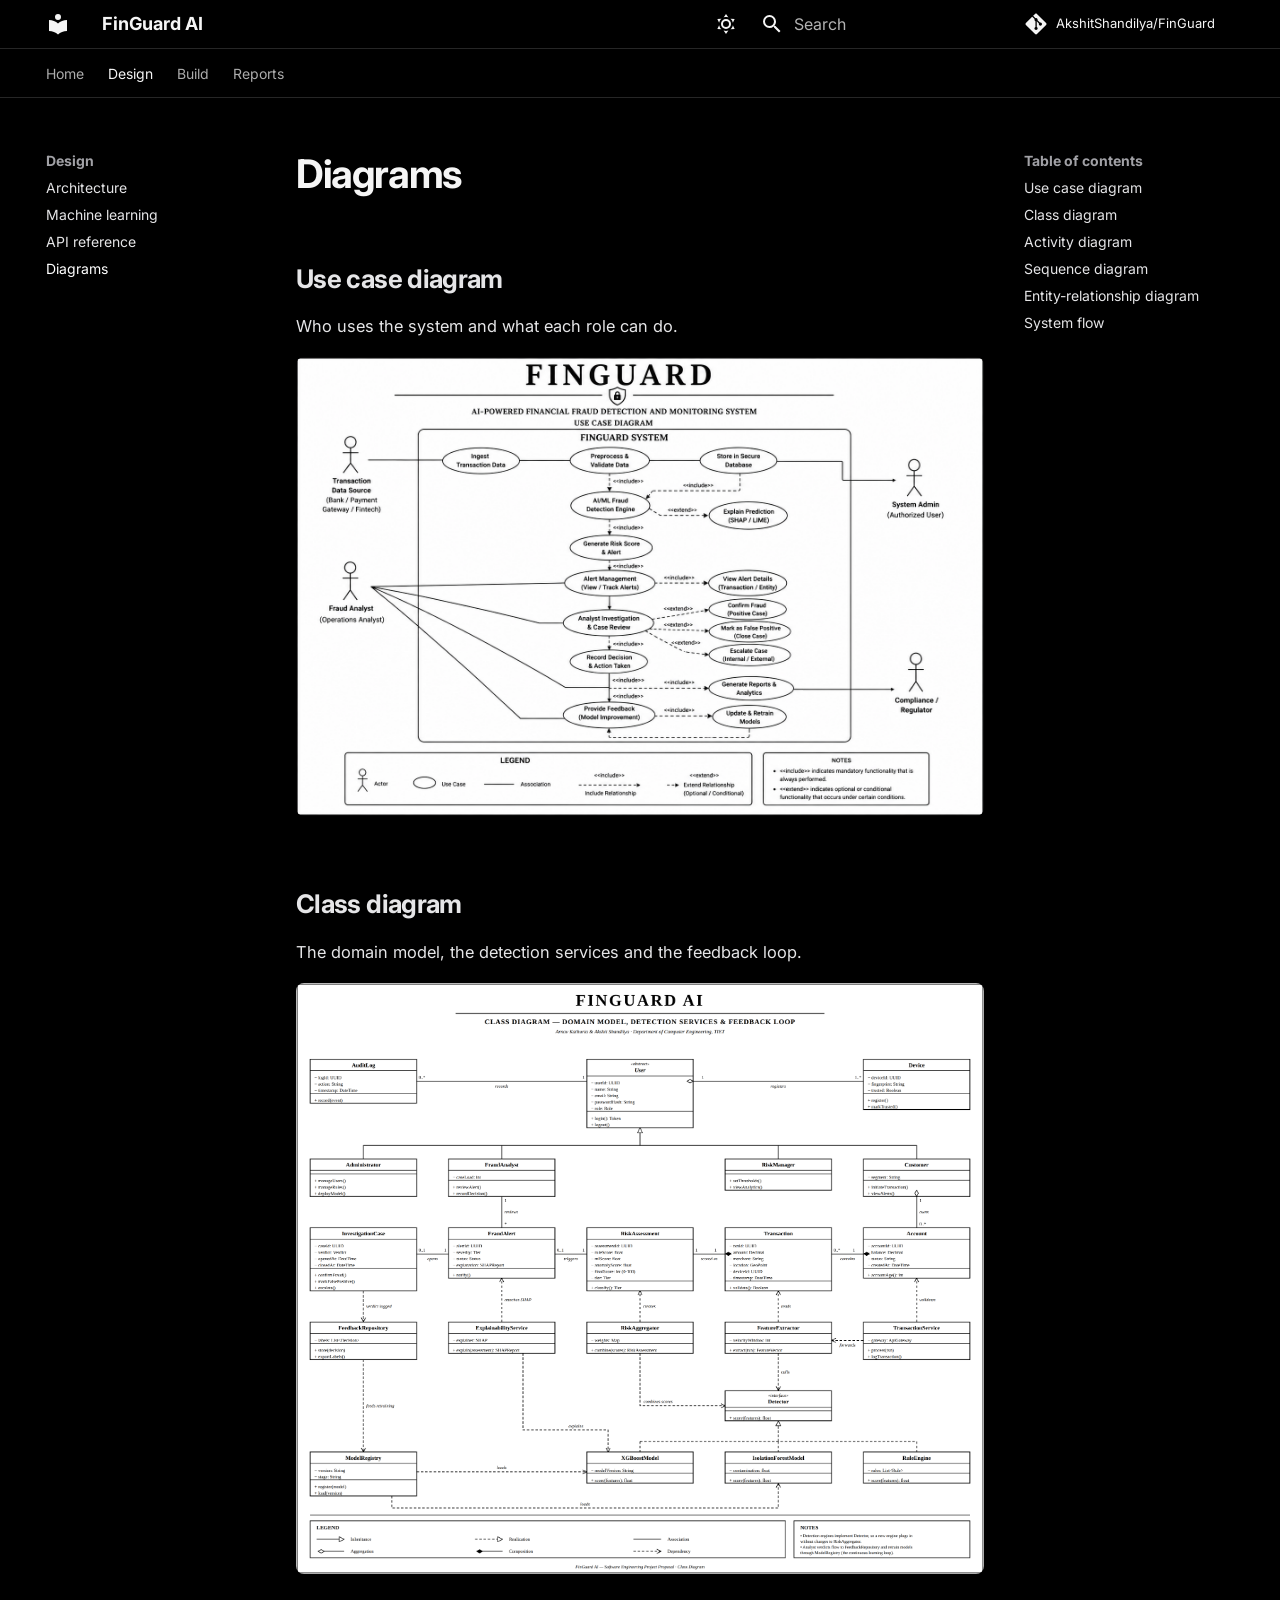
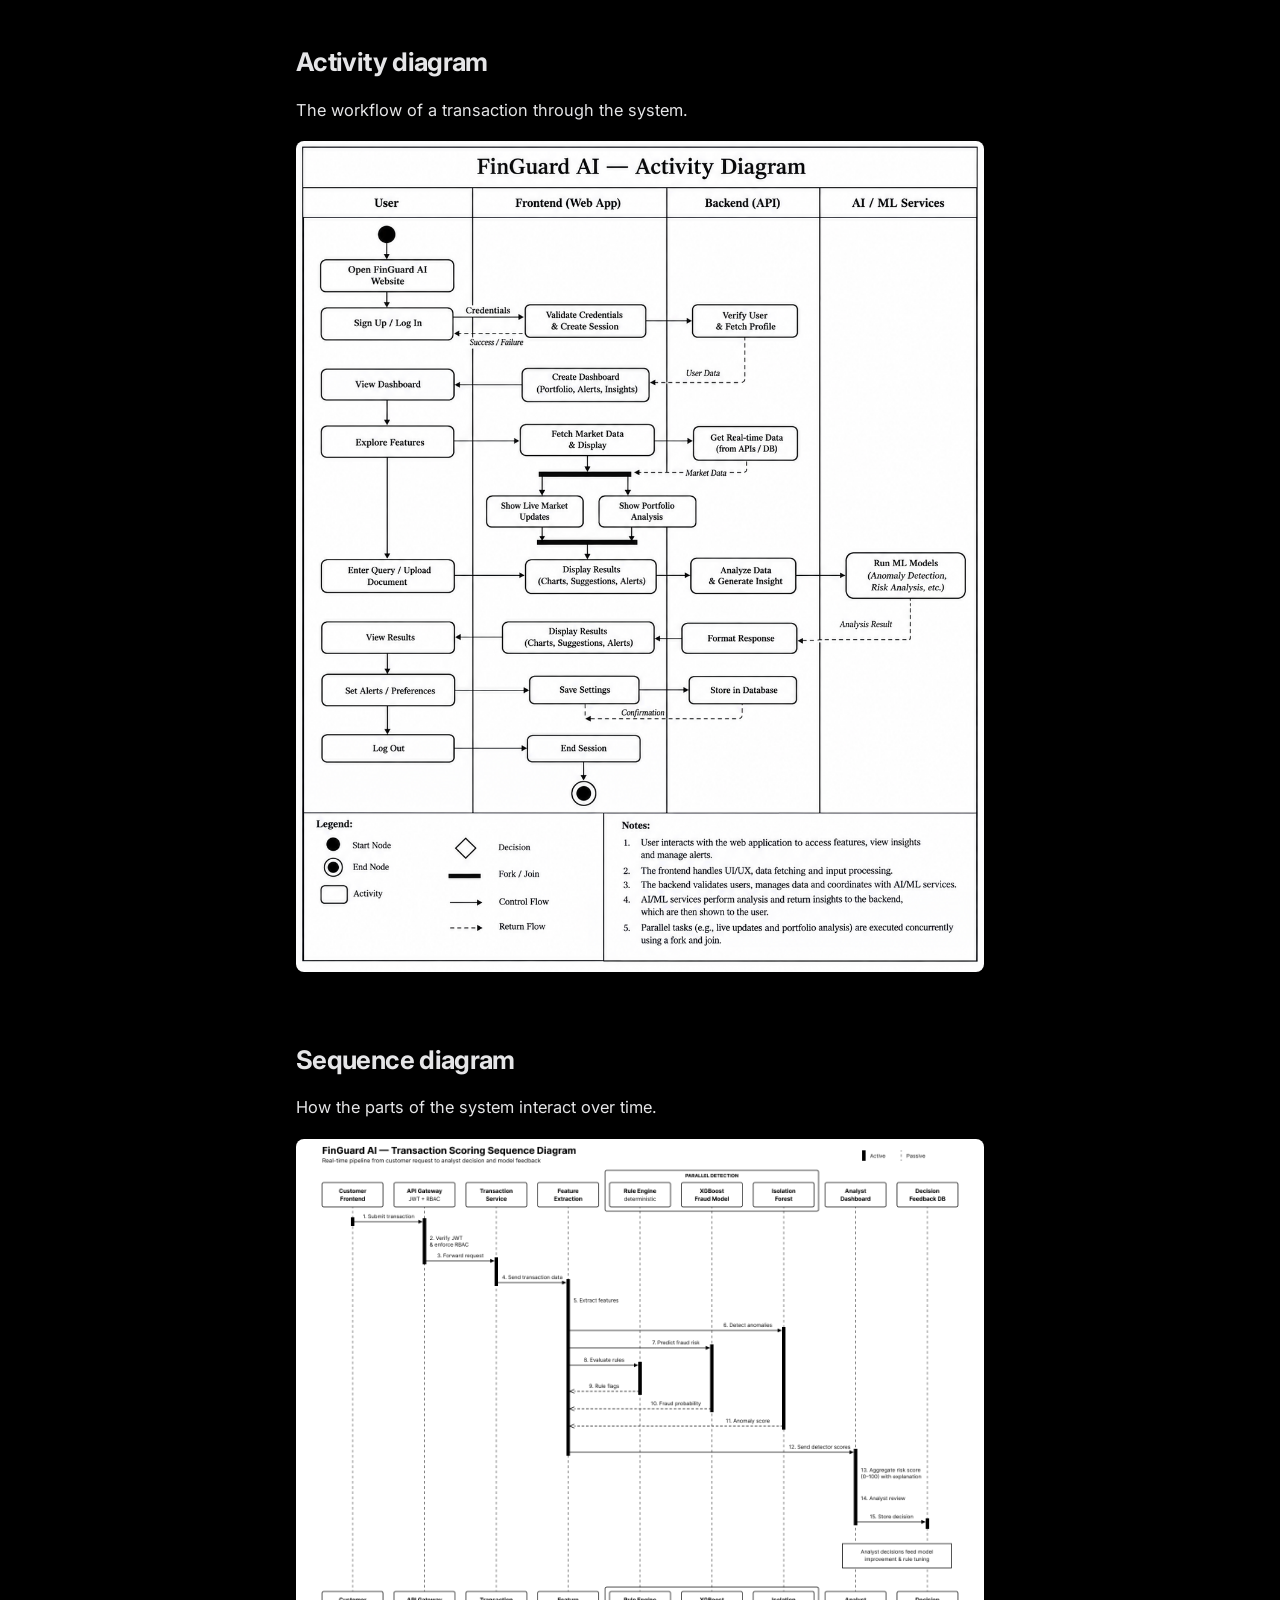
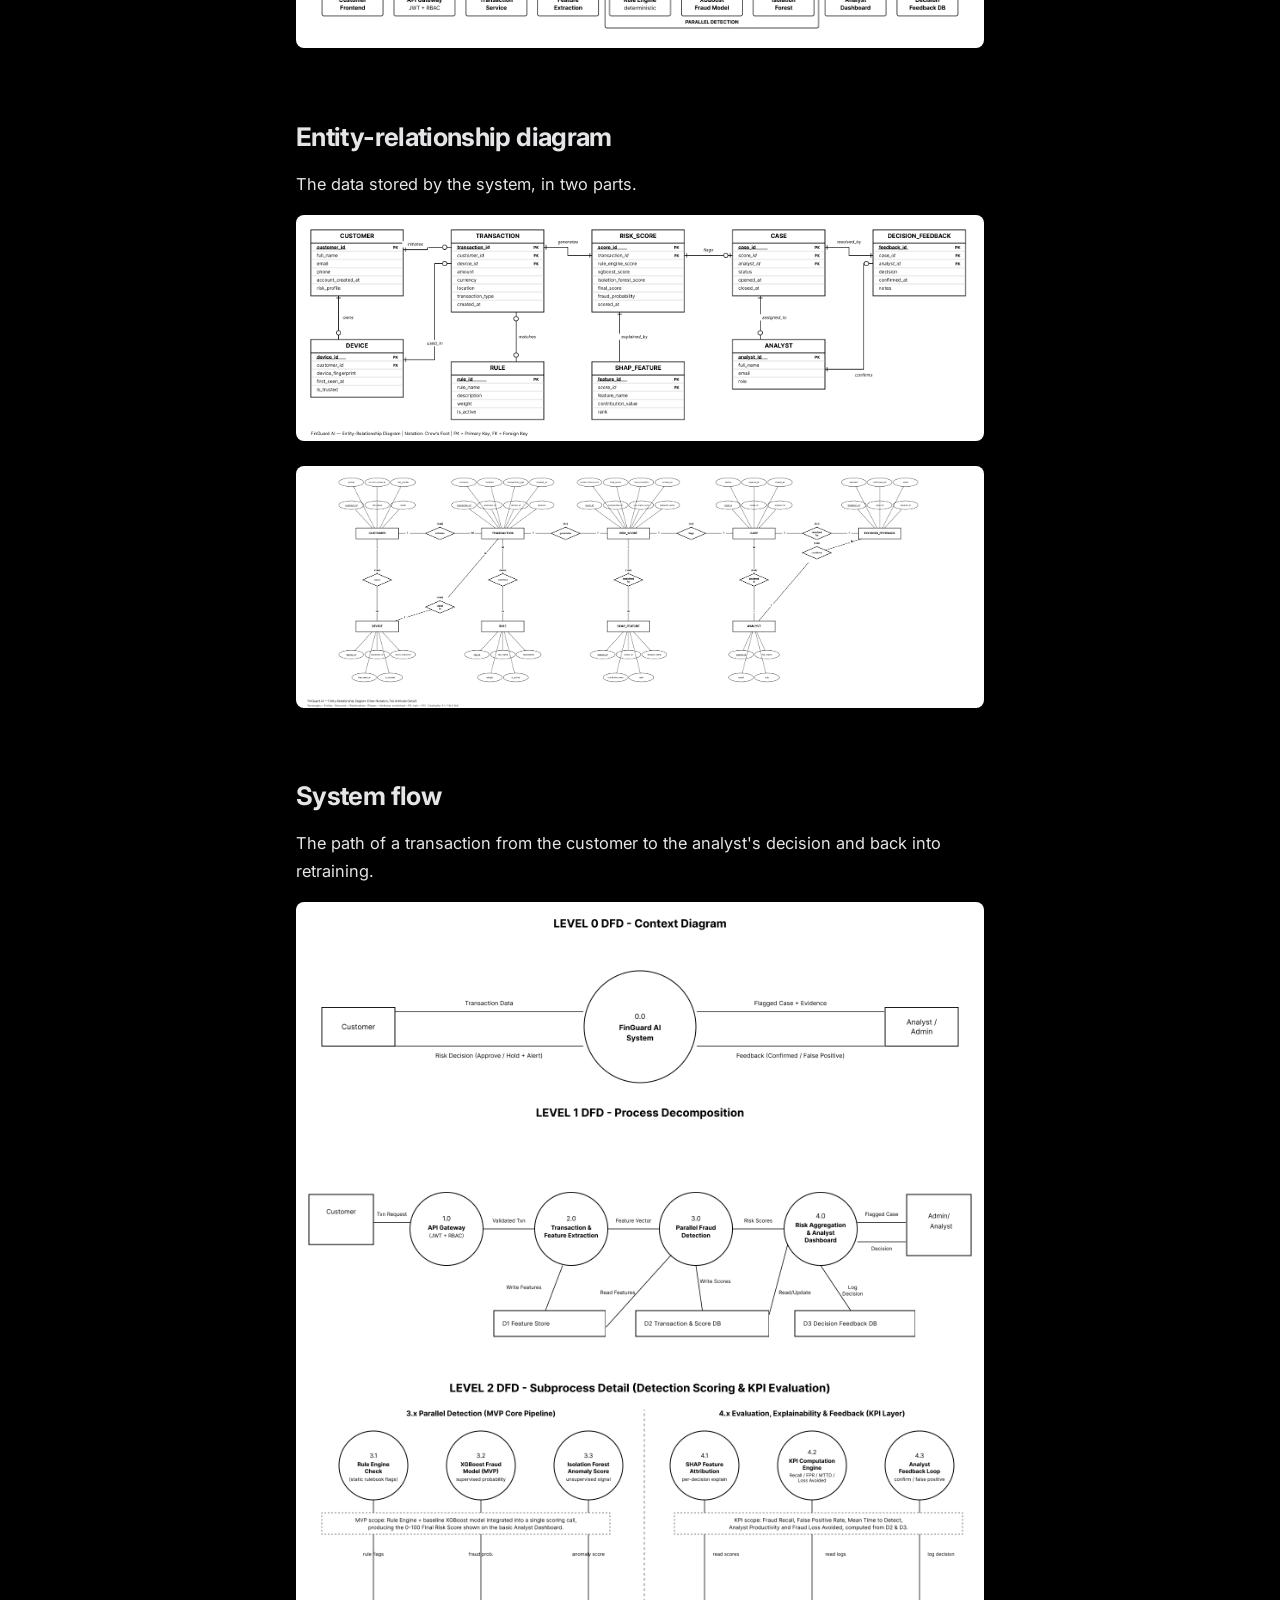
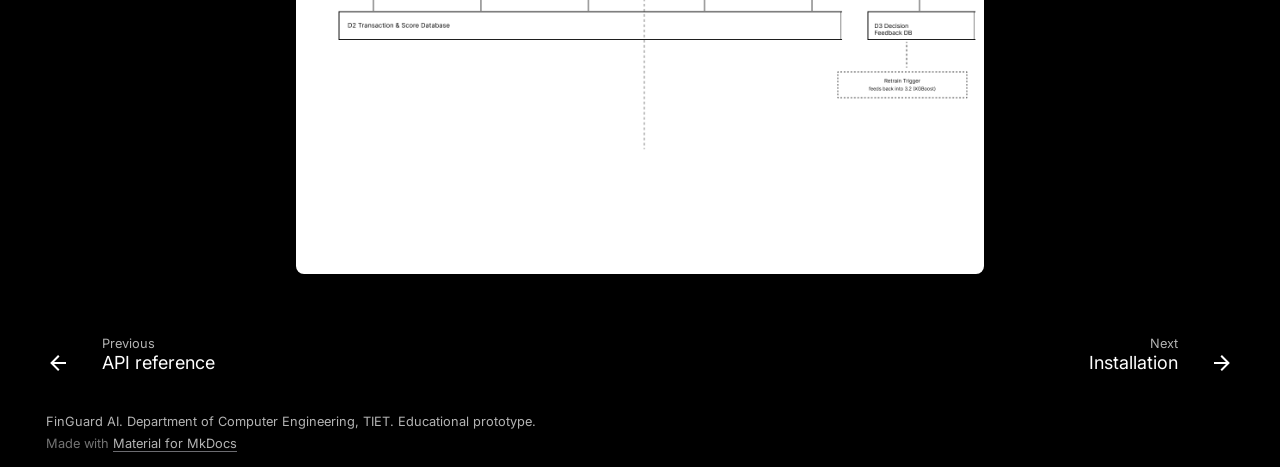
<file: diagrams/index.html>
<!doctype html>
<html lang="en" class="no-js">
  <head>
    
      <meta charset="utf-8">
      <meta name="viewport" content="width=device-width,initial-scale=1">
      
        <meta name="description" content="Real-time financial fraud detection that explains every decision">
      
      
        <meta name="author" content="Arnav Kathuria, Akshit Shandilya">
      
      
        <link rel="canonical" href="https://akshitshandilya.github.io/FinGuard/diagrams/">
      
      
        <link rel="prev" href="../api/">
      
      
        <link rel="next" href="../installation/">
      
      
        
      
      
      <link rel="icon" href="../assets/images/favicon.png">
      <meta name="generator" content="mkdocs-1.6.1, mkdocs-material-9.8.1">
    
    
      
        <title>Diagrams - FinGuard AI</title>
      
    
    
      <link rel="stylesheet" href="../assets/stylesheets/main.57a0d79d.min.css">
      
        
        <link rel="stylesheet" href="../assets/stylesheets/palette.fb2fffe2.min.css">
      
      


    
    
      
    
    
      
        
        
        <link rel="preconnect" href="https://fonts.gstatic.com" crossorigin>
        <link rel="stylesheet" href="https://fonts.googleapis.com/css?family=Inter:300,300i,400,400i,700,700i%7CIBM+Plex+Mono:400,400i,700,700i&display=fallback">
        <style>:root{--md-text-font:"Inter";--md-code-font:"IBM Plex Mono"}</style>
      
    
    
      <link rel="stylesheet" href="../stylesheets/extra.css">
    
    <script>__md_scope=new URL("..",location),__md_hash=e=>[...e].reduce(((e,_)=>(e<<5)-e+_.charCodeAt(0)),0),__md_get=(e,_=localStorage,t=__md_scope)=>JSON.parse(_.getItem(t.pathname+"."+e)),__md_set=(e,_,t=localStorage,a=__md_scope)=>{try{t.setItem(a.pathname+"."+e,JSON.stringify(_))}catch(e){}}</script>
    
      

    
    
  </head>
  
  
    
    
      
    
    
    
    
    <body dir="ltr" data-md-color-scheme="slate" data-md-color-primary="black" data-md-color-accent="indigo">
  
    
    <input class="md-toggle" data-md-toggle="drawer" type="checkbox" id="__drawer" autocomplete="off">
    <input class="md-toggle" data-md-toggle="search" type="checkbox" id="__search" autocomplete="off">
    <label class="md-overlay" for="__drawer"></label>
    <div data-md-component="skip">
      
        
        <a href="#diagrams" class="md-skip">
          Skip to content
        </a>
      
    </div>
    <div data-md-component="announce">
      
    </div>
    
    
      

<header class="md-header" data-md-component="header">
  <nav class="md-header__inner md-grid" aria-label="Header">
    <a href=".." title="FinGuard AI" class="md-header__button md-logo" aria-label="FinGuard AI" data-md-component="logo">
      
  
  <svg xmlns="http://www.w3.org/2000/svg" viewBox="0 0 24 24"><path d="M12 8a3 3 0 0 0 3-3 3 3 0 0 0-3-3 3 3 0 0 0-3 3 3 3 0 0 0 3 3m0 3.54C9.64 9.35 6.5 8 3 8v11c3.5 0 6.64 1.35 9 3.54 2.36-2.19 5.5-3.54 9-3.54V8c-3.5 0-6.64 1.35-9 3.54"/></svg>

    </a>
    <label class="md-header__button md-icon" for="__drawer">
      
      <svg xmlns="http://www.w3.org/2000/svg" viewBox="0 0 24 24"><path d="M3 6h18v2H3zm0 5h18v2H3zm0 5h18v2H3z"/></svg>
    </label>
    <div class="md-header__title" data-md-component="header-title">
      <div class="md-header__ellipsis">
        <div class="md-header__topic">
          <span class="md-ellipsis">
            FinGuard AI
          </span>
        </div>
        <div class="md-header__topic" data-md-component="header-topic">
          <span class="md-ellipsis">
            
              Diagrams
            
          </span>
        </div>
      </div>
    </div>
    
      
        <form class="md-header__option" data-md-component="palette">
  
    
    
    
    <input class="md-option" data-md-color-media="" data-md-color-scheme="slate" data-md-color-primary="black" data-md-color-accent="indigo"  aria-label="Switch to light mode"  type="radio" name="__palette" id="__palette_0">
    
      <label class="md-header__button md-icon" title="Switch to light mode" for="__palette_1" hidden>
        <svg xmlns="http://www.w3.org/2000/svg" viewBox="0 0 24 24"><path d="M12 7a5 5 0 0 1 5 5 5 5 0 0 1-5 5 5 5 0 0 1-5-5 5 5 0 0 1 5-5m0 2a3 3 0 0 0-3 3 3 3 0 0 0 3 3 3 3 0 0 0 3-3 3 3 0 0 0-3-3m0-7 2.39 3.42C13.65 5.15 12.84 5 12 5s-1.65.15-2.39.42zM3.34 7l4.16-.35A7.2 7.2 0 0 0 5.94 8.5c-.44.74-.69 1.5-.83 2.29zm.02 10 1.76-3.77a7.131 7.131 0 0 0 2.38 4.14zM20.65 7l-1.77 3.79a7.02 7.02 0 0 0-2.38-4.15zm-.01 10-4.14.36c.59-.51 1.12-1.14 1.54-1.86.42-.73.69-1.5.83-2.29zM12 22l-2.41-3.44c.74.27 1.55.44 2.41.44.82 0 1.63-.17 2.37-.44z"/></svg>
      </label>
    
  
    
    
    
    <input class="md-option" data-md-color-media="" data-md-color-scheme="default" data-md-color-primary="black" data-md-color-accent="indigo"  aria-label="Switch to dark mode"  type="radio" name="__palette" id="__palette_1">
    
      <label class="md-header__button md-icon" title="Switch to dark mode" for="__palette_0" hidden>
        <svg xmlns="http://www.w3.org/2000/svg" viewBox="0 0 24 24"><path d="m17.75 4.09-2.53 1.94.91 3.06-2.63-1.81-2.63 1.81.91-3.06-2.53-1.94L12.44 4l1.06-3 1.06 3zm3.5 6.91-1.64 1.25.59 1.98-1.7-1.17-1.7 1.17.59-1.98L15.75 11l2.06-.05L18.5 9l.69 1.95zm-2.28 4.95c.83-.08 1.72 1.1 1.19 1.85-.32.45-.66.87-1.08 1.27C15.17 23 8.84 23 4.94 19.07c-3.91-3.9-3.91-10.24 0-14.14.4-.4.82-.76 1.27-1.08.75-.53 1.93.36 1.85 1.19-.27 2.86.69 5.83 2.89 8.02a9.96 9.96 0 0 0 8.02 2.89m-1.64 2.02a12.08 12.08 0 0 1-7.8-3.47c-2.17-2.19-3.33-5-3.49-7.82-2.81 3.14-2.7 7.96.31 10.98 3.02 3.01 7.84 3.12 10.98.31"/></svg>
      </label>
    
  
</form>
      
    
    
      <script>var palette=__md_get("__palette");if(palette&&palette.color){if("(prefers-color-scheme)"===palette.color.media){var media=matchMedia("(prefers-color-scheme: light)"),input=document.querySelector(media.matches?"[data-md-color-media='(prefers-color-scheme: light)']":"[data-md-color-media='(prefers-color-scheme: dark)']");palette.color.media=input.getAttribute("data-md-color-media"),palette.color.scheme=input.getAttribute("data-md-color-scheme"),palette.color.primary=input.getAttribute("data-md-color-primary"),palette.color.accent=input.getAttribute("data-md-color-accent")}for(var[key,value]of Object.entries(palette.color))document.body.setAttribute("data-md-color-"+key,value)}</script>
    
    
    
      
      
        <label class="md-header__button md-icon" for="__search">
          
          <svg xmlns="http://www.w3.org/2000/svg" viewBox="0 0 24 24"><path d="M9.5 3A6.5 6.5 0 0 1 16 9.5c0 1.61-.59 3.09-1.56 4.23l.27.27h.79l5 5-1.5 1.5-5-5v-.79l-.27-.27A6.52 6.52 0 0 1 9.5 16 6.5 6.5 0 0 1 3 9.5 6.5 6.5 0 0 1 9.5 3m0 2C7 5 5 7 5 9.5S7 14 9.5 14 14 12 14 9.5 12 5 9.5 5"/></svg>
        </label>
        <div class="md-search" data-md-component="search" role="dialog">
  <label class="md-search__overlay" for="__search"></label>
  <div class="md-search__inner" role="search">
    <form class="md-search__form" name="search">
      <input type="text" class="md-search__input" name="query" aria-label="Search" placeholder="Search" autocapitalize="off" autocorrect="off" autocomplete="off" spellcheck="false" data-md-component="search-query" required>
      <label class="md-search__icon md-icon" for="__search">
        
        <svg xmlns="http://www.w3.org/2000/svg" viewBox="0 0 24 24"><path d="M9.5 3A6.5 6.5 0 0 1 16 9.5c0 1.61-.59 3.09-1.56 4.23l.27.27h.79l5 5-1.5 1.5-5-5v-.79l-.27-.27A6.52 6.52 0 0 1 9.5 16 6.5 6.5 0 0 1 3 9.5 6.5 6.5 0 0 1 9.5 3m0 2C7 5 5 7 5 9.5S7 14 9.5 14 14 12 14 9.5 12 5 9.5 5"/></svg>
        
        <svg xmlns="http://www.w3.org/2000/svg" viewBox="0 0 24 24"><path d="M20 11v2H8l5.5 5.5-1.42 1.42L4.16 12l7.92-7.92L13.5 5.5 8 11z"/></svg>
      </label>
      <nav class="md-search__options" aria-label="Search">
        
        <button type="reset" class="md-search__icon md-icon" title="Clear" aria-label="Clear" tabindex="-1">
          
          <svg xmlns="http://www.w3.org/2000/svg" viewBox="0 0 24 24"><path d="M19 6.41 17.59 5 12 10.59 6.41 5 5 6.41 10.59 12 5 17.59 6.41 19 12 13.41 17.59 19 19 17.59 13.41 12z"/></svg>
        </button>
      </nav>
      
    </form>
    <div class="md-search__output">
      <div class="md-search__scrollwrap" tabindex="0" data-md-scrollfix>
        <div class="md-search-result" data-md-component="search-result">
          <div class="md-search-result__meta">
            Initializing search
          </div>
          <ol class="md-search-result__list" role="presentation"></ol>
        </div>
      </div>
    </div>
  </div>
</div>
      
    
    
      <div class="md-header__source">
        <a href="https://github.com/AkshitShandilya/FinGuard" title="Go to repository" class="md-source" data-md-component="source">
  <div class="md-source__icon md-icon">
    
    <svg xmlns="http://www.w3.org/2000/svg" viewBox="0 0 448 512"><!--! Font Awesome Free 7.1.0 by @fontawesome - https://fontawesome.com License - https://fontawesome.com/license/free (Icons: CC BY 4.0, Fonts: SIL OFL 1.1, Code: MIT License) Copyright 2025 Fonticons, Inc.--><path d="M439.6 236.1 244 40.5c-5.4-5.5-12.8-8.5-20.4-8.5s-15 3-20.4 8.4L162.5 81l51.5 51.5c27.1-9.1 52.7 16.8 43.4 43.7l49.7 49.7c34.2-11.8 61.2 31 35.5 56.7-26.5 26.5-70.2-2.9-56-37.3L240.3 199v121.9c25.3 12.5 22.3 41.8 9.1 55-6.4 6.4-15.2 10.1-24.3 10.1s-17.8-3.6-24.3-10.1c-17.6-17.6-11.1-46.9 11.2-56v-123c-20.8-8.5-24.6-30.7-18.6-45L142.6 101 8.5 235.1C3 240.6 0 247.9 0 255.5s3 15 8.5 20.4l195.6 195.7c5.4 5.4 12.7 8.4 20.4 8.4s15-3 20.4-8.4l194.7-194.7c5.4-5.4 8.4-12.8 8.4-20.4s-3-15-8.4-20.4"/></svg>
  </div>
  <div class="md-source__repository">
    AkshitShandilya/FinGuard
  </div>
</a>
      </div>
    
  </nav>
  
</header>
    
    <div class="md-container" data-md-component="container">
      
      
        
          
            
<nav class="md-tabs" aria-label="Tabs" data-md-component="tabs">
  <div class="md-grid">
    <ul class="md-tabs__list">
      
        
  
  
  
  
    <li class="md-tabs__item">
      <a href=".." class="md-tabs__link">
        
  
  
    
  
  Home

      </a>
    </li>
  

      
        
  
  
  
    
  
  
    
    
      <li class="md-tabs__item md-tabs__item--active">
        <a href="../architecture/" class="md-tabs__link">
          
  
  
  Design

        </a>
      </li>
    
  

      
        
  
  
  
  
    
    
      <li class="md-tabs__item">
        <a href="../installation/" class="md-tabs__link">
          
  
  
  Build

        </a>
      </li>
    
  

      
        
  
  
  
  
    <li class="md-tabs__item">
      <a href="../reports/" class="md-tabs__link">
        
  
  
    
  
  Reports

      </a>
    </li>
  

      
    </ul>
  </div>
</nav>
          
        
      
      <main class="md-main" data-md-component="main">
        <div class="md-main__inner md-grid">
          
            
              
              <div class="md-sidebar md-sidebar--primary" data-md-component="sidebar" data-md-type="navigation" >
                <div class="md-sidebar__scrollwrap">
                  <div class="md-sidebar__inner">
                    


  


<nav class="md-nav md-nav--primary md-nav--lifted" aria-label="Navigation" data-md-level="0">
  <label class="md-nav__title" for="__drawer">
    <a href=".." title="FinGuard AI" class="md-nav__button md-logo" aria-label="FinGuard AI" data-md-component="logo">
      
  
  <svg xmlns="http://www.w3.org/2000/svg" viewBox="0 0 24 24"><path d="M12 8a3 3 0 0 0 3-3 3 3 0 0 0-3-3 3 3 0 0 0-3 3 3 3 0 0 0 3 3m0 3.54C9.64 9.35 6.5 8 3 8v11c3.5 0 6.64 1.35 9 3.54 2.36-2.19 5.5-3.54 9-3.54V8c-3.5 0-6.64 1.35-9 3.54"/></svg>

    </a>
    FinGuard AI
  </label>
  
    <div class="md-nav__source">
      <a href="https://github.com/AkshitShandilya/FinGuard" title="Go to repository" class="md-source" data-md-component="source">
  <div class="md-source__icon md-icon">
    
    <svg xmlns="http://www.w3.org/2000/svg" viewBox="0 0 448 512"><!--! Font Awesome Free 7.1.0 by @fontawesome - https://fontawesome.com License - https://fontawesome.com/license/free (Icons: CC BY 4.0, Fonts: SIL OFL 1.1, Code: MIT License) Copyright 2025 Fonticons, Inc.--><path d="M439.6 236.1 244 40.5c-5.4-5.5-12.8-8.5-20.4-8.5s-15 3-20.4 8.4L162.5 81l51.5 51.5c27.1-9.1 52.7 16.8 43.4 43.7l49.7 49.7c34.2-11.8 61.2 31 35.5 56.7-26.5 26.5-70.2-2.9-56-37.3L240.3 199v121.9c25.3 12.5 22.3 41.8 9.1 55-6.4 6.4-15.2 10.1-24.3 10.1s-17.8-3.6-24.3-10.1c-17.6-17.6-11.1-46.9 11.2-56v-123c-20.8-8.5-24.6-30.7-18.6-45L142.6 101 8.5 235.1C3 240.6 0 247.9 0 255.5s3 15 8.5 20.4l195.6 195.7c5.4 5.4 12.7 8.4 20.4 8.4s15-3 20.4-8.4l194.7-194.7c5.4-5.4 8.4-12.8 8.4-20.4s-3-15-8.4-20.4"/></svg>
  </div>
  <div class="md-source__repository">
    AkshitShandilya/FinGuard
  </div>
</a>
    </div>
  
  <ul class="md-nav__list" data-md-scrollfix>
    
      
      
  
  
  
  
    <li class="md-nav__item">
      <a href=".." class="md-nav__link">
        
  
  
  <span class="md-ellipsis">
    
  
    Home
  

    
  </span>
  
  

      </a>
    </li>
  

    
      
      
  
  
    
  
  
  
    
    
    
    
      
        
        
      
      
        
      
    
    
    <li class="md-nav__item md-nav__item--active md-nav__item--section md-nav__item--nested">
      
        
        
        <input class="md-nav__toggle md-toggle " type="checkbox" id="__nav_2" checked>
        
          
          <label class="md-nav__link" for="__nav_2" id="__nav_2_label" tabindex="">
            
  
  
  <span class="md-ellipsis">
    
  
    Design
  

    
  </span>
  
  

            <span class="md-nav__icon md-icon"></span>
          </label>
        
        <nav class="md-nav" data-md-level="1" aria-labelledby="__nav_2_label" aria-expanded="true">
          <label class="md-nav__title" for="__nav_2">
            <span class="md-nav__icon md-icon"></span>
            
  
    Design
  

          </label>
          <ul class="md-nav__list" data-md-scrollfix>
            
              
                
  
  
  
  
    <li class="md-nav__item">
      <a href="../architecture/" class="md-nav__link">
        
  
  
  <span class="md-ellipsis">
    
  
    Architecture
  

    
  </span>
  
  

      </a>
    </li>
  

              
            
              
                
  
  
  
  
    <li class="md-nav__item">
      <a href="../model/" class="md-nav__link">
        
  
  
  <span class="md-ellipsis">
    
  
    Machine learning
  

    
  </span>
  
  

      </a>
    </li>
  

              
            
              
                
  
  
  
  
    <li class="md-nav__item">
      <a href="../api/" class="md-nav__link">
        
  
  
  <span class="md-ellipsis">
    
  
    API reference
  

    
  </span>
  
  

      </a>
    </li>
  

              
            
              
                
  
  
    
  
  
  
    <li class="md-nav__item md-nav__item--active">
      
      <input class="md-nav__toggle md-toggle" type="checkbox" id="__toc">
      
      
        
      
      
        <label class="md-nav__link md-nav__link--active" for="__toc">
          
  
  
  <span class="md-ellipsis">
    
  
    Diagrams
  

    
  </span>
  
  

          <span class="md-nav__icon md-icon"></span>
        </label>
      
      <a href="./" class="md-nav__link md-nav__link--active">
        
  
  
  <span class="md-ellipsis">
    
  
    Diagrams
  

    
  </span>
  
  

      </a>
      
        

<nav class="md-nav md-nav--secondary" aria-label="Table of contents">
  
  
  
    
  
  
    <label class="md-nav__title" for="__toc">
      <span class="md-nav__icon md-icon"></span>
      Table of contents
    </label>
    <ul class="md-nav__list" data-md-component="toc" data-md-scrollfix>
      
        <li class="md-nav__item">
  <a href="#use-case-diagram" class="md-nav__link">
    <span class="md-ellipsis">
      
        Use case diagram
      
    </span>
  </a>
  
</li>
      
        <li class="md-nav__item">
  <a href="#class-diagram" class="md-nav__link">
    <span class="md-ellipsis">
      
        Class diagram
      
    </span>
  </a>
  
</li>
      
        <li class="md-nav__item">
  <a href="#activity-diagram" class="md-nav__link">
    <span class="md-ellipsis">
      
        Activity diagram
      
    </span>
  </a>
  
</li>
      
        <li class="md-nav__item">
  <a href="#sequence-diagram" class="md-nav__link">
    <span class="md-ellipsis">
      
        Sequence diagram
      
    </span>
  </a>
  
</li>
      
        <li class="md-nav__item">
  <a href="#entity-relationship-diagram" class="md-nav__link">
    <span class="md-ellipsis">
      
        Entity-relationship diagram
      
    </span>
  </a>
  
</li>
      
        <li class="md-nav__item">
  <a href="#system-flow" class="md-nav__link">
    <span class="md-ellipsis">
      
        System flow
      
    </span>
  </a>
  
</li>
      
    </ul>
  
</nav>
      
    </li>
  

              
            
          </ul>
        </nav>
      
    </li>
  

    
      
      
  
  
  
  
    
    
    
    
      
      
        
      
    
    
    <li class="md-nav__item md-nav__item--nested">
      
        
        
        <input class="md-nav__toggle md-toggle " type="checkbox" id="__nav_3" >
        
          
          <label class="md-nav__link" for="__nav_3" id="__nav_3_label" tabindex="0">
            
  
  
  <span class="md-ellipsis">
    
  
    Build
  

    
  </span>
  
  

            <span class="md-nav__icon md-icon"></span>
          </label>
        
        <nav class="md-nav" data-md-level="1" aria-labelledby="__nav_3_label" aria-expanded="false">
          <label class="md-nav__title" for="__nav_3">
            <span class="md-nav__icon md-icon"></span>
            
  
    Build
  

          </label>
          <ul class="md-nav__list" data-md-scrollfix>
            
              
                
  
  
  
  
    <li class="md-nav__item">
      <a href="../installation/" class="md-nav__link">
        
  
  
  <span class="md-ellipsis">
    
  
    Installation
  

    
  </span>
  
  

      </a>
    </li>
  

              
            
              
                
  
  
  
  
    <li class="md-nav__item">
      <a href="../prototype/" class="md-nav__link">
        
  
  
  <span class="md-ellipsis">
    
  
    Prototype
  

    
  </span>
  
  

      </a>
    </li>
  

              
            
              
                
  
  
  
  
    <li class="md-nav__item">
      <a href="../testing/" class="md-nav__link">
        
  
  
  <span class="md-ellipsis">
    
  
    Testing
  

    
  </span>
  
  

      </a>
    </li>
  

              
            
          </ul>
        </nav>
      
    </li>
  

    
      
      
  
  
  
  
    <li class="md-nav__item">
      <a href="../reports/" class="md-nav__link">
        
  
  
  <span class="md-ellipsis">
    
  
    Reports
  

    
  </span>
  
  

      </a>
    </li>
  

    
  </ul>
</nav>
                  </div>
                </div>
              </div>
            
            
              
              <div class="md-sidebar md-sidebar--secondary" data-md-component="sidebar" data-md-type="toc" >
                <div class="md-sidebar__scrollwrap">
                  <div class="md-sidebar__inner">
                    

<nav class="md-nav md-nav--secondary" aria-label="Table of contents">
  
  
  
    
  
  
    <label class="md-nav__title" for="__toc">
      <span class="md-nav__icon md-icon"></span>
      Table of contents
    </label>
    <ul class="md-nav__list" data-md-component="toc" data-md-scrollfix>
      
        <li class="md-nav__item">
  <a href="#use-case-diagram" class="md-nav__link">
    <span class="md-ellipsis">
      
        Use case diagram
      
    </span>
  </a>
  
</li>
      
        <li class="md-nav__item">
  <a href="#class-diagram" class="md-nav__link">
    <span class="md-ellipsis">
      
        Class diagram
      
    </span>
  </a>
  
</li>
      
        <li class="md-nav__item">
  <a href="#activity-diagram" class="md-nav__link">
    <span class="md-ellipsis">
      
        Activity diagram
      
    </span>
  </a>
  
</li>
      
        <li class="md-nav__item">
  <a href="#sequence-diagram" class="md-nav__link">
    <span class="md-ellipsis">
      
        Sequence diagram
      
    </span>
  </a>
  
</li>
      
        <li class="md-nav__item">
  <a href="#entity-relationship-diagram" class="md-nav__link">
    <span class="md-ellipsis">
      
        Entity-relationship diagram
      
    </span>
  </a>
  
</li>
      
        <li class="md-nav__item">
  <a href="#system-flow" class="md-nav__link">
    <span class="md-ellipsis">
      
        System flow
      
    </span>
  </a>
  
</li>
      
    </ul>
  
</nav>
                  </div>
                </div>
              </div>
            
          
          
            <div class="md-content" data-md-component="content">
              
              <article class="md-content__inner md-typeset">
                
                  


  
  


<h1 id="diagrams">Diagrams<a class="headerlink" href="#diagrams" title="Permanent link">&para;</a></h1>
<h2 id="use-case-diagram">Use case diagram<a class="headerlink" href="#use-case-diagram" title="Permanent link">&para;</a></h2>
<p>Who uses the system and what each role can do.</p>
<p><img alt="Use case diagram" src="use-case/use-case.png" /></p>
<h2 id="class-diagram">Class diagram<a class="headerlink" href="#class-diagram" title="Permanent link">&para;</a></h2>
<p>The domain model, the detection services and the feedback loop.</p>
<p><img alt="Class diagram" src="class/class-diagram.png" /></p>
<h2 id="activity-diagram">Activity diagram<a class="headerlink" href="#activity-diagram" title="Permanent link">&para;</a></h2>
<p>The workflow of a transaction through the system.</p>
<p><img alt="Activity diagram" src="activity/activity-diagram.png" /></p>
<h2 id="sequence-diagram">Sequence diagram<a class="headerlink" href="#sequence-diagram" title="Permanent link">&para;</a></h2>
<p>How the parts of the system interact over time.</p>
<p><img alt="Sequence diagram" src="sequence/sequence-diagram.png" /></p>
<h2 id="entity-relationship-diagram">Entity-relationship diagram<a class="headerlink" href="#entity-relationship-diagram" title="Permanent link">&para;</a></h2>
<p>The data stored by the system, in two parts.</p>
<p><img alt="Entity-relationship diagram, part 1" src="er/er-diagram-1.png" /></p>
<p><img alt="Entity-relationship diagram, part 2" src="er/er-diagram-2.png" /></p>
<h2 id="system-flow">System flow<a class="headerlink" href="#system-flow" title="Permanent link">&para;</a></h2>
<p>The path of a transaction from the customer to the analyst's decision and back into retraining.</p>
<p><img alt="System flow diagram" src="system-flow/system-flow.png" /></p>












                
              </article>
            </div>
          
          
<script>var target=document.getElementById(location.hash.slice(1));target&&target.name&&(target.checked=target.name.startsWith("__tabbed_"))</script>
        </div>
        
          <button type="button" class="md-top md-icon" data-md-component="top" hidden>
  
  <svg xmlns="http://www.w3.org/2000/svg" viewBox="0 0 24 24"><path d="M13 20h-2V8l-5.5 5.5-1.42-1.42L12 4.16l7.92 7.92-1.42 1.42L13 8z"/></svg>
  Back to top
</button>
        
      </main>
      
        <footer class="md-footer">
  
    
      
      <nav class="md-footer__inner md-grid" aria-label="Footer" >
        
          
          <a href="../api/" class="md-footer__link md-footer__link--prev" aria-label="Previous: API reference">
            <div class="md-footer__button md-icon">
              
              <svg xmlns="http://www.w3.org/2000/svg" viewBox="0 0 24 24"><path d="M20 11v2H8l5.5 5.5-1.42 1.42L4.16 12l7.92-7.92L13.5 5.5 8 11z"/></svg>
            </div>
            <div class="md-footer__title">
              <span class="md-footer__direction">
                Previous
              </span>
              <div class="md-ellipsis">
                API reference
              </div>
            </div>
          </a>
        
        
          
          <a href="../installation/" class="md-footer__link md-footer__link--next" aria-label="Next: Installation">
            <div class="md-footer__title">
              <span class="md-footer__direction">
                Next
              </span>
              <div class="md-ellipsis">
                Installation
              </div>
            </div>
            <div class="md-footer__button md-icon">
              
              <svg xmlns="http://www.w3.org/2000/svg" viewBox="0 0 24 24"><path d="M4 11v2h12l-5.5 5.5 1.42 1.42L19.84 12l-7.92-7.92L10.5 5.5 16 11z"/></svg>
            </div>
          </a>
        
      </nav>
    
  
  <div class="md-footer-meta md-typeset">
    <div class="md-footer-meta__inner md-grid">
      <div class="md-copyright">
  
    <div class="md-copyright__highlight">
      FinGuard AI. Department of Computer Engineering, TIET. Educational prototype.
    </div>
  
  
    Made with
    <a href="https://squidfunk.github.io/mkdocs-material/" target="_blank" rel="noopener">
      Material for MkDocs
    </a>
  
</div>
      
    </div>
  </div>
</footer>
      
    </div>
    <div class="md-dialog" data-md-component="dialog">
      <div class="md-dialog__inner md-typeset"></div>
    </div>
    
    
    
      
      
      <script id="__config" type="application/json">{"annotate": null, "base": "..", "features": ["navigation.tabs", "navigation.sections", "navigation.top", "navigation.instant", "navigation.footer", "search.highlight", "content.code.copy", "toc.follow"], "search": "../assets/javascripts/workers/search.a7633da7.min.js", "tags": null, "translations": {"clipboard.copied": "Copied to clipboard", "clipboard.copy": "Copy to clipboard", "search.result.more.one": "1 more on this page", "search.result.more.other": "# more on this page", "search.result.none": "No matching documents", "search.result.one": "1 matching document", "search.result.other": "# matching documents", "search.result.placeholder": "Type to start searching", "search.result.term.missing": "Missing", "select.version": "Select version"}, "version": null}</script>
    
    
      <script src="../assets/javascripts/bundle.a5f9d56c.min.js"></script>
      
    
  </body>
</html>
</file>
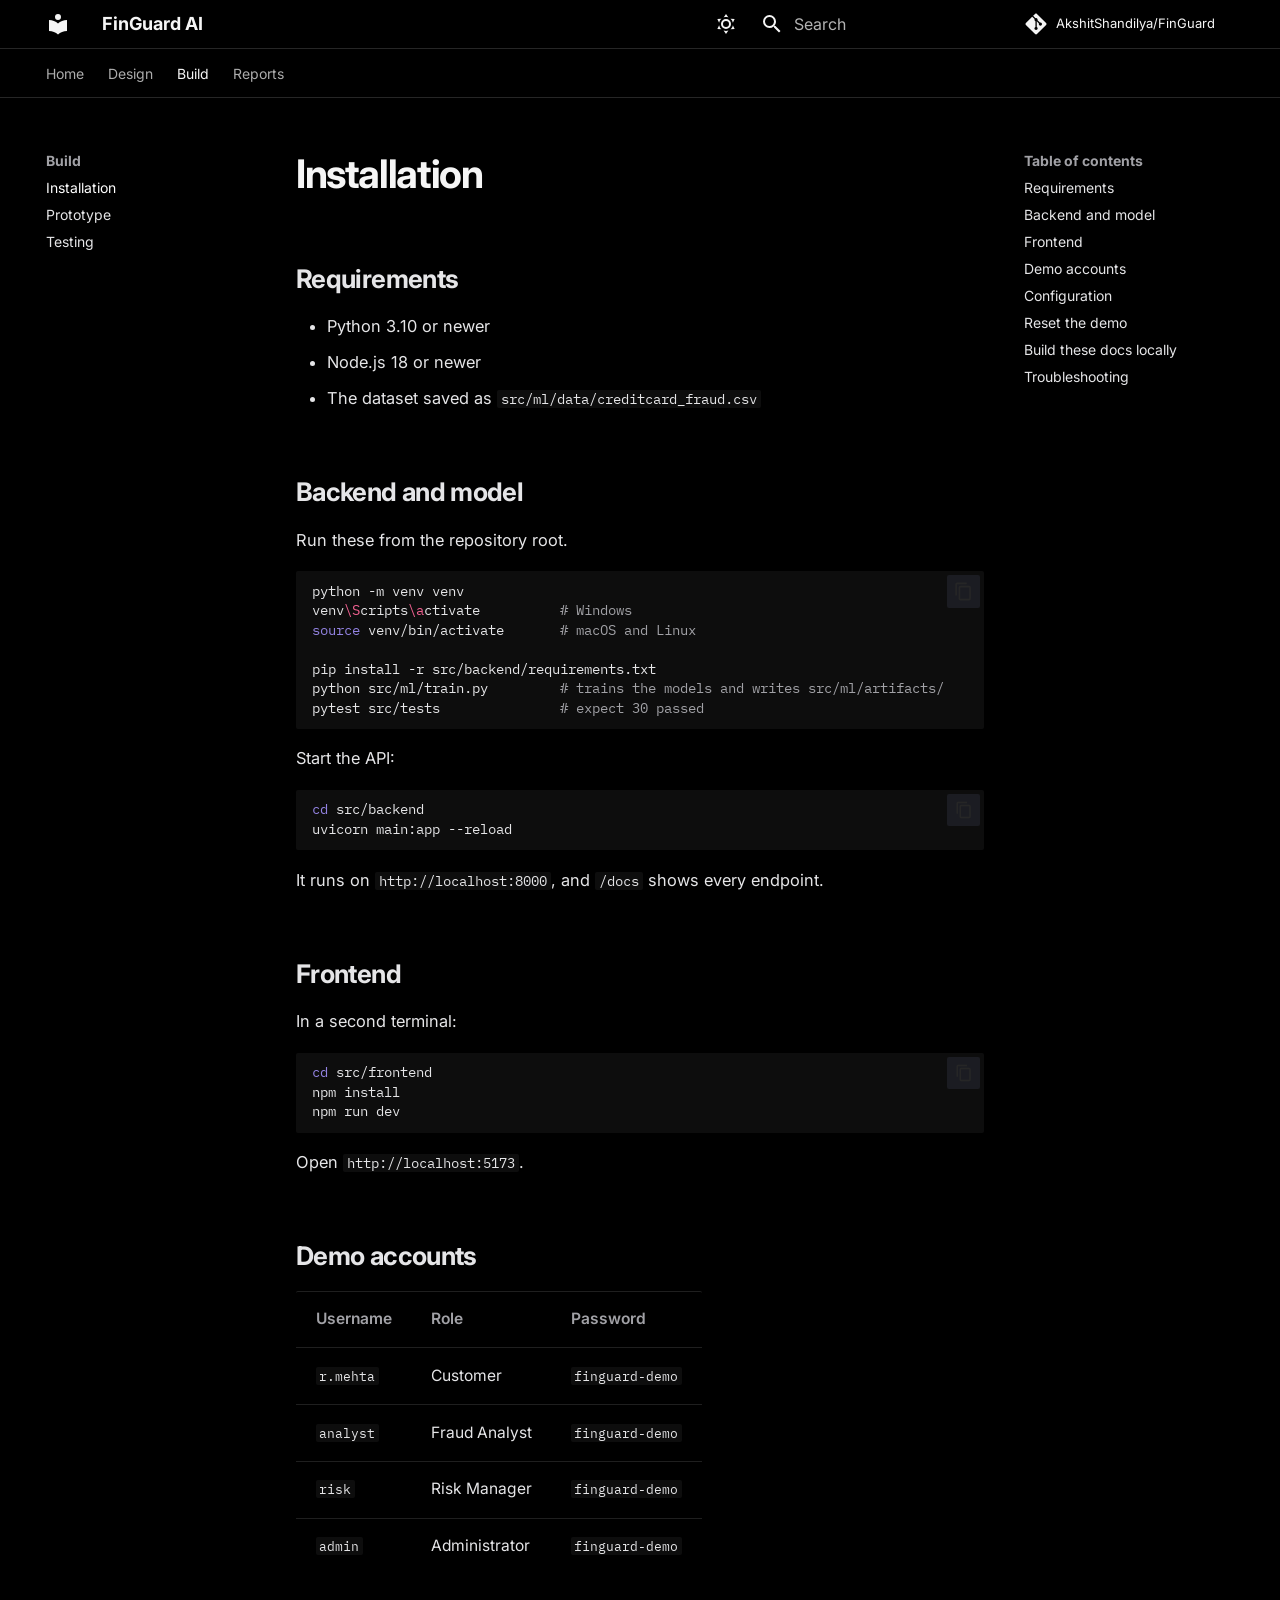
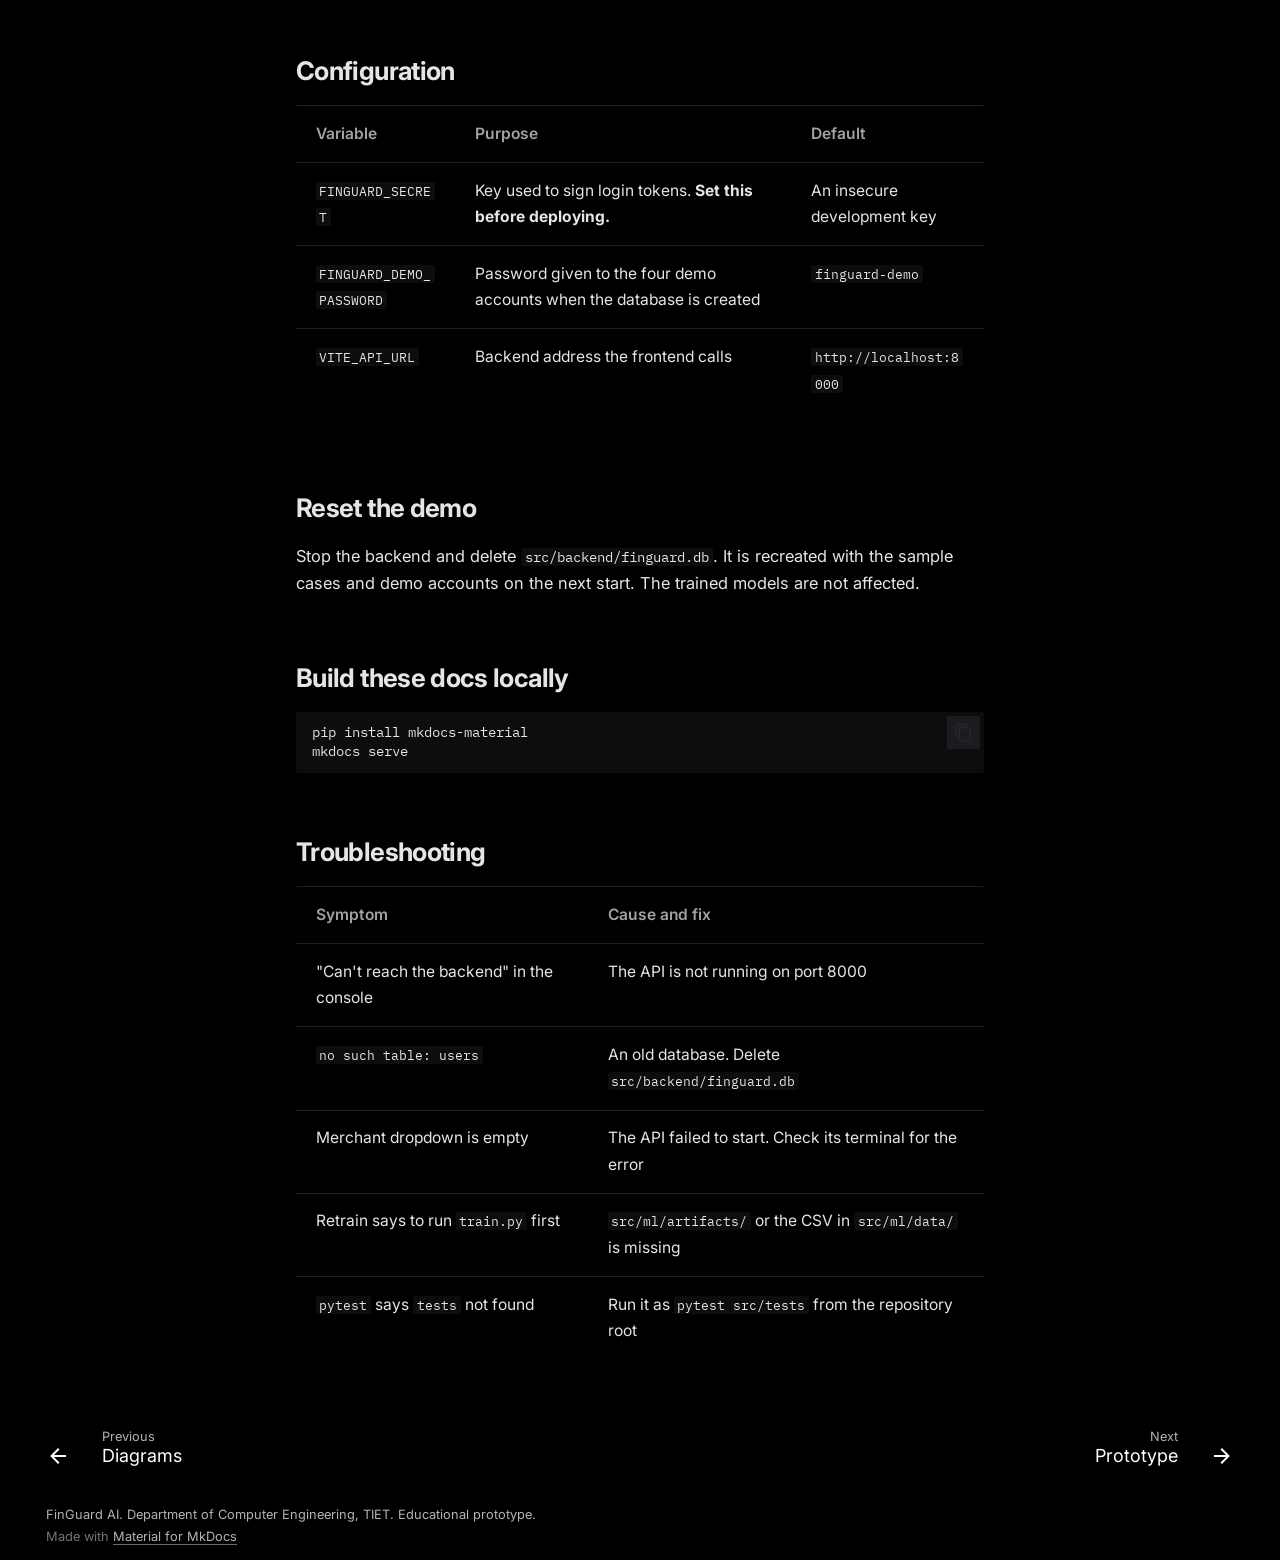
<file: installation/index.html>
<!doctype html>
<html lang="en" class="no-js">
  <head>
    
      <meta charset="utf-8">
      <meta name="viewport" content="width=device-width,initial-scale=1">
      
        <meta name="description" content="Real-time financial fraud detection that explains every decision">
      
      
        <meta name="author" content="Arnav Kathuria, Akshit Shandilya">
      
      
        <link rel="canonical" href="https://akshitshandilya.github.io/FinGuard/installation/">
      
      
        <link rel="prev" href="../diagrams/">
      
      
        <link rel="next" href="../prototype/">
      
      
        
      
      
      <link rel="icon" href="../assets/images/favicon.png">
      <meta name="generator" content="mkdocs-1.6.1, mkdocs-material-9.8.1">
    
    
      
        <title>Installation - FinGuard AI</title>
      
    
    
      <link rel="stylesheet" href="../assets/stylesheets/main.57a0d79d.min.css">
      
        
        <link rel="stylesheet" href="../assets/stylesheets/palette.fb2fffe2.min.css">
      
      


    
    
      
    
    
      
        
        
        <link rel="preconnect" href="https://fonts.gstatic.com" crossorigin>
        <link rel="stylesheet" href="https://fonts.googleapis.com/css?family=Inter:300,300i,400,400i,700,700i%7CIBM+Plex+Mono:400,400i,700,700i&display=fallback">
        <style>:root{--md-text-font:"Inter";--md-code-font:"IBM Plex Mono"}</style>
      
    
    
      <link rel="stylesheet" href="../stylesheets/extra.css">
    
    <script>__md_scope=new URL("..",location),__md_hash=e=>[...e].reduce(((e,_)=>(e<<5)-e+_.charCodeAt(0)),0),__md_get=(e,_=localStorage,t=__md_scope)=>JSON.parse(_.getItem(t.pathname+"."+e)),__md_set=(e,_,t=localStorage,a=__md_scope)=>{try{t.setItem(a.pathname+"."+e,JSON.stringify(_))}catch(e){}}</script>
    
      

    
    
  </head>
  
  
    
    
      
    
    
    
    
    <body dir="ltr" data-md-color-scheme="slate" data-md-color-primary="black" data-md-color-accent="indigo">
  
    
    <input class="md-toggle" data-md-toggle="drawer" type="checkbox" id="__drawer" autocomplete="off">
    <input class="md-toggle" data-md-toggle="search" type="checkbox" id="__search" autocomplete="off">
    <label class="md-overlay" for="__drawer"></label>
    <div data-md-component="skip">
      
        
        <a href="#installation" class="md-skip">
          Skip to content
        </a>
      
    </div>
    <div data-md-component="announce">
      
    </div>
    
    
      

<header class="md-header" data-md-component="header">
  <nav class="md-header__inner md-grid" aria-label="Header">
    <a href=".." title="FinGuard AI" class="md-header__button md-logo" aria-label="FinGuard AI" data-md-component="logo">
      
  
  <svg xmlns="http://www.w3.org/2000/svg" viewBox="0 0 24 24"><path d="M12 8a3 3 0 0 0 3-3 3 3 0 0 0-3-3 3 3 0 0 0-3 3 3 3 0 0 0 3 3m0 3.54C9.64 9.35 6.5 8 3 8v11c3.5 0 6.64 1.35 9 3.54 2.36-2.19 5.5-3.54 9-3.54V8c-3.5 0-6.64 1.35-9 3.54"/></svg>

    </a>
    <label class="md-header__button md-icon" for="__drawer">
      
      <svg xmlns="http://www.w3.org/2000/svg" viewBox="0 0 24 24"><path d="M3 6h18v2H3zm0 5h18v2H3zm0 5h18v2H3z"/></svg>
    </label>
    <div class="md-header__title" data-md-component="header-title">
      <div class="md-header__ellipsis">
        <div class="md-header__topic">
          <span class="md-ellipsis">
            FinGuard AI
          </span>
        </div>
        <div class="md-header__topic" data-md-component="header-topic">
          <span class="md-ellipsis">
            
              Installation
            
          </span>
        </div>
      </div>
    </div>
    
      
        <form class="md-header__option" data-md-component="palette">
  
    
    
    
    <input class="md-option" data-md-color-media="" data-md-color-scheme="slate" data-md-color-primary="black" data-md-color-accent="indigo"  aria-label="Switch to light mode"  type="radio" name="__palette" id="__palette_0">
    
      <label class="md-header__button md-icon" title="Switch to light mode" for="__palette_1" hidden>
        <svg xmlns="http://www.w3.org/2000/svg" viewBox="0 0 24 24"><path d="M12 7a5 5 0 0 1 5 5 5 5 0 0 1-5 5 5 5 0 0 1-5-5 5 5 0 0 1 5-5m0 2a3 3 0 0 0-3 3 3 3 0 0 0 3 3 3 3 0 0 0 3-3 3 3 0 0 0-3-3m0-7 2.39 3.42C13.65 5.15 12.84 5 12 5s-1.65.15-2.39.42zM3.34 7l4.16-.35A7.2 7.2 0 0 0 5.94 8.5c-.44.74-.69 1.5-.83 2.29zm.02 10 1.76-3.77a7.131 7.131 0 0 0 2.38 4.14zM20.65 7l-1.77 3.79a7.02 7.02 0 0 0-2.38-4.15zm-.01 10-4.14.36c.59-.51 1.12-1.14 1.54-1.86.42-.73.69-1.5.83-2.29zM12 22l-2.41-3.44c.74.27 1.55.44 2.41.44.82 0 1.63-.17 2.37-.44z"/></svg>
      </label>
    
  
    
    
    
    <input class="md-option" data-md-color-media="" data-md-color-scheme="default" data-md-color-primary="black" data-md-color-accent="indigo"  aria-label="Switch to dark mode"  type="radio" name="__palette" id="__palette_1">
    
      <label class="md-header__button md-icon" title="Switch to dark mode" for="__palette_0" hidden>
        <svg xmlns="http://www.w3.org/2000/svg" viewBox="0 0 24 24"><path d="m17.75 4.09-2.53 1.94.91 3.06-2.63-1.81-2.63 1.81.91-3.06-2.53-1.94L12.44 4l1.06-3 1.06 3zm3.5 6.91-1.64 1.25.59 1.98-1.7-1.17-1.7 1.17.59-1.98L15.75 11l2.06-.05L18.5 9l.69 1.95zm-2.28 4.95c.83-.08 1.72 1.1 1.19 1.85-.32.45-.66.87-1.08 1.27C15.17 23 8.84 23 4.94 19.07c-3.91-3.9-3.91-10.24 0-14.14.4-.4.82-.76 1.27-1.08.75-.53 1.93.36 1.85 1.19-.27 2.86.69 5.83 2.89 8.02a9.96 9.96 0 0 0 8.02 2.89m-1.64 2.02a12.08 12.08 0 0 1-7.8-3.47c-2.17-2.19-3.33-5-3.49-7.82-2.81 3.14-2.7 7.96.31 10.98 3.02 3.01 7.84 3.12 10.98.31"/></svg>
      </label>
    
  
</form>
      
    
    
      <script>var palette=__md_get("__palette");if(palette&&palette.color){if("(prefers-color-scheme)"===palette.color.media){var media=matchMedia("(prefers-color-scheme: light)"),input=document.querySelector(media.matches?"[data-md-color-media='(prefers-color-scheme: light)']":"[data-md-color-media='(prefers-color-scheme: dark)']");palette.color.media=input.getAttribute("data-md-color-media"),palette.color.scheme=input.getAttribute("data-md-color-scheme"),palette.color.primary=input.getAttribute("data-md-color-primary"),palette.color.accent=input.getAttribute("data-md-color-accent")}for(var[key,value]of Object.entries(palette.color))document.body.setAttribute("data-md-color-"+key,value)}</script>
    
    
    
      
      
        <label class="md-header__button md-icon" for="__search">
          
          <svg xmlns="http://www.w3.org/2000/svg" viewBox="0 0 24 24"><path d="M9.5 3A6.5 6.5 0 0 1 16 9.5c0 1.61-.59 3.09-1.56 4.23l.27.27h.79l5 5-1.5 1.5-5-5v-.79l-.27-.27A6.52 6.52 0 0 1 9.5 16 6.5 6.5 0 0 1 3 9.5 6.5 6.5 0 0 1 9.5 3m0 2C7 5 5 7 5 9.5S7 14 9.5 14 14 12 14 9.5 12 5 9.5 5"/></svg>
        </label>
        <div class="md-search" data-md-component="search" role="dialog">
  <label class="md-search__overlay" for="__search"></label>
  <div class="md-search__inner" role="search">
    <form class="md-search__form" name="search">
      <input type="text" class="md-search__input" name="query" aria-label="Search" placeholder="Search" autocapitalize="off" autocorrect="off" autocomplete="off" spellcheck="false" data-md-component="search-query" required>
      <label class="md-search__icon md-icon" for="__search">
        
        <svg xmlns="http://www.w3.org/2000/svg" viewBox="0 0 24 24"><path d="M9.5 3A6.5 6.5 0 0 1 16 9.5c0 1.61-.59 3.09-1.56 4.23l.27.27h.79l5 5-1.5 1.5-5-5v-.79l-.27-.27A6.52 6.52 0 0 1 9.5 16 6.5 6.5 0 0 1 3 9.5 6.5 6.5 0 0 1 9.5 3m0 2C7 5 5 7 5 9.5S7 14 9.5 14 14 12 14 9.5 12 5 9.5 5"/></svg>
        
        <svg xmlns="http://www.w3.org/2000/svg" viewBox="0 0 24 24"><path d="M20 11v2H8l5.5 5.5-1.42 1.42L4.16 12l7.92-7.92L13.5 5.5 8 11z"/></svg>
      </label>
      <nav class="md-search__options" aria-label="Search">
        
        <button type="reset" class="md-search__icon md-icon" title="Clear" aria-label="Clear" tabindex="-1">
          
          <svg xmlns="http://www.w3.org/2000/svg" viewBox="0 0 24 24"><path d="M19 6.41 17.59 5 12 10.59 6.41 5 5 6.41 10.59 12 5 17.59 6.41 19 12 13.41 17.59 19 19 17.59 13.41 12z"/></svg>
        </button>
      </nav>
      
    </form>
    <div class="md-search__output">
      <div class="md-search__scrollwrap" tabindex="0" data-md-scrollfix>
        <div class="md-search-result" data-md-component="search-result">
          <div class="md-search-result__meta">
            Initializing search
          </div>
          <ol class="md-search-result__list" role="presentation"></ol>
        </div>
      </div>
    </div>
  </div>
</div>
      
    
    
      <div class="md-header__source">
        <a href="https://github.com/AkshitShandilya/FinGuard" title="Go to repository" class="md-source" data-md-component="source">
  <div class="md-source__icon md-icon">
    
    <svg xmlns="http://www.w3.org/2000/svg" viewBox="0 0 448 512"><!--! Font Awesome Free 7.1.0 by @fontawesome - https://fontawesome.com License - https://fontawesome.com/license/free (Icons: CC BY 4.0, Fonts: SIL OFL 1.1, Code: MIT License) Copyright 2025 Fonticons, Inc.--><path d="M439.6 236.1 244 40.5c-5.4-5.5-12.8-8.5-20.4-8.5s-15 3-20.4 8.4L162.5 81l51.5 51.5c27.1-9.1 52.7 16.8 43.4 43.7l49.7 49.7c34.2-11.8 61.2 31 35.5 56.7-26.5 26.5-70.2-2.9-56-37.3L240.3 199v121.9c25.3 12.5 22.3 41.8 9.1 55-6.4 6.4-15.2 10.1-24.3 10.1s-17.8-3.6-24.3-10.1c-17.6-17.6-11.1-46.9 11.2-56v-123c-20.8-8.5-24.6-30.7-18.6-45L142.6 101 8.5 235.1C3 240.6 0 247.9 0 255.5s3 15 8.5 20.4l195.6 195.7c5.4 5.4 12.7 8.4 20.4 8.4s15-3 20.4-8.4l194.7-194.7c5.4-5.4 8.4-12.8 8.4-20.4s-3-15-8.4-20.4"/></svg>
  </div>
  <div class="md-source__repository">
    AkshitShandilya/FinGuard
  </div>
</a>
      </div>
    
  </nav>
  
</header>
    
    <div class="md-container" data-md-component="container">
      
      
        
          
            
<nav class="md-tabs" aria-label="Tabs" data-md-component="tabs">
  <div class="md-grid">
    <ul class="md-tabs__list">
      
        
  
  
  
  
    <li class="md-tabs__item">
      <a href=".." class="md-tabs__link">
        
  
  
    
  
  Home

      </a>
    </li>
  

      
        
  
  
  
  
    
    
      <li class="md-tabs__item">
        <a href="../architecture/" class="md-tabs__link">
          
  
  
  Design

        </a>
      </li>
    
  

      
        
  
  
  
    
  
  
    
    
      <li class="md-tabs__item md-tabs__item--active">
        <a href="./" class="md-tabs__link">
          
  
  
  Build

        </a>
      </li>
    
  

      
        
  
  
  
  
    <li class="md-tabs__item">
      <a href="../reports/" class="md-tabs__link">
        
  
  
    
  
  Reports

      </a>
    </li>
  

      
    </ul>
  </div>
</nav>
          
        
      
      <main class="md-main" data-md-component="main">
        <div class="md-main__inner md-grid">
          
            
              
              <div class="md-sidebar md-sidebar--primary" data-md-component="sidebar" data-md-type="navigation" >
                <div class="md-sidebar__scrollwrap">
                  <div class="md-sidebar__inner">
                    


  


<nav class="md-nav md-nav--primary md-nav--lifted" aria-label="Navigation" data-md-level="0">
  <label class="md-nav__title" for="__drawer">
    <a href=".." title="FinGuard AI" class="md-nav__button md-logo" aria-label="FinGuard AI" data-md-component="logo">
      
  
  <svg xmlns="http://www.w3.org/2000/svg" viewBox="0 0 24 24"><path d="M12 8a3 3 0 0 0 3-3 3 3 0 0 0-3-3 3 3 0 0 0-3 3 3 3 0 0 0 3 3m0 3.54C9.64 9.35 6.5 8 3 8v11c3.5 0 6.64 1.35 9 3.54 2.36-2.19 5.5-3.54 9-3.54V8c-3.5 0-6.64 1.35-9 3.54"/></svg>

    </a>
    FinGuard AI
  </label>
  
    <div class="md-nav__source">
      <a href="https://github.com/AkshitShandilya/FinGuard" title="Go to repository" class="md-source" data-md-component="source">
  <div class="md-source__icon md-icon">
    
    <svg xmlns="http://www.w3.org/2000/svg" viewBox="0 0 448 512"><!--! Font Awesome Free 7.1.0 by @fontawesome - https://fontawesome.com License - https://fontawesome.com/license/free (Icons: CC BY 4.0, Fonts: SIL OFL 1.1, Code: MIT License) Copyright 2025 Fonticons, Inc.--><path d="M439.6 236.1 244 40.5c-5.4-5.5-12.8-8.5-20.4-8.5s-15 3-20.4 8.4L162.5 81l51.5 51.5c27.1-9.1 52.7 16.8 43.4 43.7l49.7 49.7c34.2-11.8 61.2 31 35.5 56.7-26.5 26.5-70.2-2.9-56-37.3L240.3 199v121.9c25.3 12.5 22.3 41.8 9.1 55-6.4 6.4-15.2 10.1-24.3 10.1s-17.8-3.6-24.3-10.1c-17.6-17.6-11.1-46.9 11.2-56v-123c-20.8-8.5-24.6-30.7-18.6-45L142.6 101 8.5 235.1C3 240.6 0 247.9 0 255.5s3 15 8.5 20.4l195.6 195.7c5.4 5.4 12.7 8.4 20.4 8.4s15-3 20.4-8.4l194.7-194.7c5.4-5.4 8.4-12.8 8.4-20.4s-3-15-8.4-20.4"/></svg>
  </div>
  <div class="md-source__repository">
    AkshitShandilya/FinGuard
  </div>
</a>
    </div>
  
  <ul class="md-nav__list" data-md-scrollfix>
    
      
      
  
  
  
  
    <li class="md-nav__item">
      <a href=".." class="md-nav__link">
        
  
  
  <span class="md-ellipsis">
    
  
    Home
  

    
  </span>
  
  

      </a>
    </li>
  

    
      
      
  
  
  
  
    
    
    
    
      
      
        
      
    
    
    <li class="md-nav__item md-nav__item--nested">
      
        
        
        <input class="md-nav__toggle md-toggle " type="checkbox" id="__nav_2" >
        
          
          <label class="md-nav__link" for="__nav_2" id="__nav_2_label" tabindex="0">
            
  
  
  <span class="md-ellipsis">
    
  
    Design
  

    
  </span>
  
  

            <span class="md-nav__icon md-icon"></span>
          </label>
        
        <nav class="md-nav" data-md-level="1" aria-labelledby="__nav_2_label" aria-expanded="false">
          <label class="md-nav__title" for="__nav_2">
            <span class="md-nav__icon md-icon"></span>
            
  
    Design
  

          </label>
          <ul class="md-nav__list" data-md-scrollfix>
            
              
                
  
  
  
  
    <li class="md-nav__item">
      <a href="../architecture/" class="md-nav__link">
        
  
  
  <span class="md-ellipsis">
    
  
    Architecture
  

    
  </span>
  
  

      </a>
    </li>
  

              
            
              
                
  
  
  
  
    <li class="md-nav__item">
      <a href="../model/" class="md-nav__link">
        
  
  
  <span class="md-ellipsis">
    
  
    Machine learning
  

    
  </span>
  
  

      </a>
    </li>
  

              
            
              
                
  
  
  
  
    <li class="md-nav__item">
      <a href="../api/" class="md-nav__link">
        
  
  
  <span class="md-ellipsis">
    
  
    API reference
  

    
  </span>
  
  

      </a>
    </li>
  

              
            
              
                
  
  
  
  
    <li class="md-nav__item">
      <a href="../diagrams/" class="md-nav__link">
        
  
  
  <span class="md-ellipsis">
    
  
    Diagrams
  

    
  </span>
  
  

      </a>
    </li>
  

              
            
          </ul>
        </nav>
      
    </li>
  

    
      
      
  
  
    
  
  
  
    
    
    
    
      
        
        
      
      
        
      
    
    
    <li class="md-nav__item md-nav__item--active md-nav__item--section md-nav__item--nested">
      
        
        
        <input class="md-nav__toggle md-toggle " type="checkbox" id="__nav_3" checked>
        
          
          <label class="md-nav__link" for="__nav_3" id="__nav_3_label" tabindex="">
            
  
  
  <span class="md-ellipsis">
    
  
    Build
  

    
  </span>
  
  

            <span class="md-nav__icon md-icon"></span>
          </label>
        
        <nav class="md-nav" data-md-level="1" aria-labelledby="__nav_3_label" aria-expanded="true">
          <label class="md-nav__title" for="__nav_3">
            <span class="md-nav__icon md-icon"></span>
            
  
    Build
  

          </label>
          <ul class="md-nav__list" data-md-scrollfix>
            
              
                
  
  
    
  
  
  
    <li class="md-nav__item md-nav__item--active">
      
      <input class="md-nav__toggle md-toggle" type="checkbox" id="__toc">
      
      
        
      
      
        <label class="md-nav__link md-nav__link--active" for="__toc">
          
  
  
  <span class="md-ellipsis">
    
  
    Installation
  

    
  </span>
  
  

          <span class="md-nav__icon md-icon"></span>
        </label>
      
      <a href="./" class="md-nav__link md-nav__link--active">
        
  
  
  <span class="md-ellipsis">
    
  
    Installation
  

    
  </span>
  
  

      </a>
      
        

<nav class="md-nav md-nav--secondary" aria-label="Table of contents">
  
  
  
    
  
  
    <label class="md-nav__title" for="__toc">
      <span class="md-nav__icon md-icon"></span>
      Table of contents
    </label>
    <ul class="md-nav__list" data-md-component="toc" data-md-scrollfix>
      
        <li class="md-nav__item">
  <a href="#requirements" class="md-nav__link">
    <span class="md-ellipsis">
      
        Requirements
      
    </span>
  </a>
  
</li>
      
        <li class="md-nav__item">
  <a href="#backend-and-model" class="md-nav__link">
    <span class="md-ellipsis">
      
        Backend and model
      
    </span>
  </a>
  
</li>
      
        <li class="md-nav__item">
  <a href="#frontend" class="md-nav__link">
    <span class="md-ellipsis">
      
        Frontend
      
    </span>
  </a>
  
</li>
      
        <li class="md-nav__item">
  <a href="#demo-accounts" class="md-nav__link">
    <span class="md-ellipsis">
      
        Demo accounts
      
    </span>
  </a>
  
</li>
      
        <li class="md-nav__item">
  <a href="#configuration" class="md-nav__link">
    <span class="md-ellipsis">
      
        Configuration
      
    </span>
  </a>
  
</li>
      
        <li class="md-nav__item">
  <a href="#reset-the-demo" class="md-nav__link">
    <span class="md-ellipsis">
      
        Reset the demo
      
    </span>
  </a>
  
</li>
      
        <li class="md-nav__item">
  <a href="#build-these-docs-locally" class="md-nav__link">
    <span class="md-ellipsis">
      
        Build these docs locally
      
    </span>
  </a>
  
</li>
      
        <li class="md-nav__item">
  <a href="#troubleshooting" class="md-nav__link">
    <span class="md-ellipsis">
      
        Troubleshooting
      
    </span>
  </a>
  
</li>
      
    </ul>
  
</nav>
      
    </li>
  

              
            
              
                
  
  
  
  
    <li class="md-nav__item">
      <a href="../prototype/" class="md-nav__link">
        
  
  
  <span class="md-ellipsis">
    
  
    Prototype
  

    
  </span>
  
  

      </a>
    </li>
  

              
            
              
                
  
  
  
  
    <li class="md-nav__item">
      <a href="../testing/" class="md-nav__link">
        
  
  
  <span class="md-ellipsis">
    
  
    Testing
  

    
  </span>
  
  

      </a>
    </li>
  

              
            
          </ul>
        </nav>
      
    </li>
  

    
      
      
  
  
  
  
    <li class="md-nav__item">
      <a href="../reports/" class="md-nav__link">
        
  
  
  <span class="md-ellipsis">
    
  
    Reports
  

    
  </span>
  
  

      </a>
    </li>
  

    
  </ul>
</nav>
                  </div>
                </div>
              </div>
            
            
              
              <div class="md-sidebar md-sidebar--secondary" data-md-component="sidebar" data-md-type="toc" >
                <div class="md-sidebar__scrollwrap">
                  <div class="md-sidebar__inner">
                    

<nav class="md-nav md-nav--secondary" aria-label="Table of contents">
  
  
  
    
  
  
    <label class="md-nav__title" for="__toc">
      <span class="md-nav__icon md-icon"></span>
      Table of contents
    </label>
    <ul class="md-nav__list" data-md-component="toc" data-md-scrollfix>
      
        <li class="md-nav__item">
  <a href="#requirements" class="md-nav__link">
    <span class="md-ellipsis">
      
        Requirements
      
    </span>
  </a>
  
</li>
      
        <li class="md-nav__item">
  <a href="#backend-and-model" class="md-nav__link">
    <span class="md-ellipsis">
      
        Backend and model
      
    </span>
  </a>
  
</li>
      
        <li class="md-nav__item">
  <a href="#frontend" class="md-nav__link">
    <span class="md-ellipsis">
      
        Frontend
      
    </span>
  </a>
  
</li>
      
        <li class="md-nav__item">
  <a href="#demo-accounts" class="md-nav__link">
    <span class="md-ellipsis">
      
        Demo accounts
      
    </span>
  </a>
  
</li>
      
        <li class="md-nav__item">
  <a href="#configuration" class="md-nav__link">
    <span class="md-ellipsis">
      
        Configuration
      
    </span>
  </a>
  
</li>
      
        <li class="md-nav__item">
  <a href="#reset-the-demo" class="md-nav__link">
    <span class="md-ellipsis">
      
        Reset the demo
      
    </span>
  </a>
  
</li>
      
        <li class="md-nav__item">
  <a href="#build-these-docs-locally" class="md-nav__link">
    <span class="md-ellipsis">
      
        Build these docs locally
      
    </span>
  </a>
  
</li>
      
        <li class="md-nav__item">
  <a href="#troubleshooting" class="md-nav__link">
    <span class="md-ellipsis">
      
        Troubleshooting
      
    </span>
  </a>
  
</li>
      
    </ul>
  
</nav>
                  </div>
                </div>
              </div>
            
          
          
            <div class="md-content" data-md-component="content">
              
              <article class="md-content__inner md-typeset">
                
                  


  
  


<h1 id="installation">Installation<a class="headerlink" href="#installation" title="Permanent link">&para;</a></h1>
<h2 id="requirements">Requirements<a class="headerlink" href="#requirements" title="Permanent link">&para;</a></h2>
<ul>
<li>Python 3.10 or newer</li>
<li>Node.js 18 or newer</li>
<li>The dataset saved as <code>src/ml/data/creditcard_fraud.csv</code></li>
</ul>
<h2 id="backend-and-model">Backend and model<a class="headerlink" href="#backend-and-model" title="Permanent link">&para;</a></h2>
<p>Run these from the repository root.</p>
<div class="highlight"><pre><span></span><code>python<span class="w"> </span>-m<span class="w"> </span>venv<span class="w"> </span>venv
venv<span class="se">\S</span>cripts<span class="se">\a</span>ctivate<span class="w">          </span><span class="c1"># Windows</span>
<span class="nb">source</span><span class="w"> </span>venv/bin/activate<span class="w">       </span><span class="c1"># macOS and Linux</span>

pip<span class="w"> </span>install<span class="w"> </span>-r<span class="w"> </span>src/backend/requirements.txt
python<span class="w"> </span>src/ml/train.py<span class="w">         </span><span class="c1"># trains the models and writes src/ml/artifacts/</span>
pytest<span class="w"> </span>src/tests<span class="w">               </span><span class="c1"># expect 30 passed</span>
</code></pre></div>
<p>Start the API:</p>
<div class="highlight"><pre><span></span><code><span class="nb">cd</span><span class="w"> </span>src/backend
uvicorn<span class="w"> </span>main:app<span class="w"> </span>--reload
</code></pre></div>
<p>It runs on <code>http://localhost:8000</code>, and <code>/docs</code> shows every endpoint.</p>
<h2 id="frontend">Frontend<a class="headerlink" href="#frontend" title="Permanent link">&para;</a></h2>
<p>In a second terminal:</p>
<div class="highlight"><pre><span></span><code><span class="nb">cd</span><span class="w"> </span>src/frontend
npm<span class="w"> </span>install
npm<span class="w"> </span>run<span class="w"> </span>dev
</code></pre></div>
<p>Open <code>http://localhost:5173</code>.</p>
<h2 id="demo-accounts">Demo accounts<a class="headerlink" href="#demo-accounts" title="Permanent link">&para;</a></h2>
<table>
<thead>
<tr>
<th>Username</th>
<th>Role</th>
<th>Password</th>
</tr>
</thead>
<tbody>
<tr>
<td><code>r.mehta</code></td>
<td>Customer</td>
<td><code>finguard-demo</code></td>
</tr>
<tr>
<td><code>analyst</code></td>
<td>Fraud Analyst</td>
<td><code>finguard-demo</code></td>
</tr>
<tr>
<td><code>risk</code></td>
<td>Risk Manager</td>
<td><code>finguard-demo</code></td>
</tr>
<tr>
<td><code>admin</code></td>
<td>Administrator</td>
<td><code>finguard-demo</code></td>
</tr>
</tbody>
</table>
<h2 id="configuration">Configuration<a class="headerlink" href="#configuration" title="Permanent link">&para;</a></h2>
<table>
<thead>
<tr>
<th>Variable</th>
<th>Purpose</th>
<th>Default</th>
</tr>
</thead>
<tbody>
<tr>
<td><code>FINGUARD_SECRET</code></td>
<td>Key used to sign login tokens. <strong>Set this before deploying.</strong></td>
<td>An insecure development key</td>
</tr>
<tr>
<td><code>FINGUARD_DEMO_PASSWORD</code></td>
<td>Password given to the four demo accounts when the database is created</td>
<td><code>finguard-demo</code></td>
</tr>
<tr>
<td><code>VITE_API_URL</code></td>
<td>Backend address the frontend calls</td>
<td><code>http://localhost:8000</code></td>
</tr>
</tbody>
</table>
<h2 id="reset-the-demo">Reset the demo<a class="headerlink" href="#reset-the-demo" title="Permanent link">&para;</a></h2>
<p>Stop the backend and delete <code>src/backend/finguard.db</code>. It is recreated with the sample cases and demo accounts on the next start. The trained models are not affected.</p>
<h2 id="build-these-docs-locally">Build these docs locally<a class="headerlink" href="#build-these-docs-locally" title="Permanent link">&para;</a></h2>
<div class="highlight"><pre><span></span><code>pip<span class="w"> </span>install<span class="w"> </span>mkdocs-material
mkdocs<span class="w"> </span>serve
</code></pre></div>
<h2 id="troubleshooting">Troubleshooting<a class="headerlink" href="#troubleshooting" title="Permanent link">&para;</a></h2>
<table>
<thead>
<tr>
<th>Symptom</th>
<th>Cause and fix</th>
</tr>
</thead>
<tbody>
<tr>
<td>"Can't reach the backend" in the console</td>
<td>The API is not running on port 8000</td>
</tr>
<tr>
<td><code>no such table: users</code></td>
<td>An old database. Delete <code>src/backend/finguard.db</code></td>
</tr>
<tr>
<td>Merchant dropdown is empty</td>
<td>The API failed to start. Check its terminal for the error</td>
</tr>
<tr>
<td>Retrain says to run <code>train.py</code> first</td>
<td><code>src/ml/artifacts/</code> or the CSV in <code>src/ml/data/</code> is missing</td>
</tr>
<tr>
<td><code>pytest</code> says <code>tests</code> not found</td>
<td>Run it as <code>pytest src/tests</code> from the repository root</td>
</tr>
</tbody>
</table>












                
              </article>
            </div>
          
          
<script>var target=document.getElementById(location.hash.slice(1));target&&target.name&&(target.checked=target.name.startsWith("__tabbed_"))</script>
        </div>
        
          <button type="button" class="md-top md-icon" data-md-component="top" hidden>
  
  <svg xmlns="http://www.w3.org/2000/svg" viewBox="0 0 24 24"><path d="M13 20h-2V8l-5.5 5.5-1.42-1.42L12 4.16l7.92 7.92-1.42 1.42L13 8z"/></svg>
  Back to top
</button>
        
      </main>
      
        <footer class="md-footer">
  
    
      
      <nav class="md-footer__inner md-grid" aria-label="Footer" >
        
          
          <a href="../diagrams/" class="md-footer__link md-footer__link--prev" aria-label="Previous: Diagrams">
            <div class="md-footer__button md-icon">
              
              <svg xmlns="http://www.w3.org/2000/svg" viewBox="0 0 24 24"><path d="M20 11v2H8l5.5 5.5-1.42 1.42L4.16 12l7.92-7.92L13.5 5.5 8 11z"/></svg>
            </div>
            <div class="md-footer__title">
              <span class="md-footer__direction">
                Previous
              </span>
              <div class="md-ellipsis">
                Diagrams
              </div>
            </div>
          </a>
        
        
          
          <a href="../prototype/" class="md-footer__link md-footer__link--next" aria-label="Next: Prototype">
            <div class="md-footer__title">
              <span class="md-footer__direction">
                Next
              </span>
              <div class="md-ellipsis">
                Prototype
              </div>
            </div>
            <div class="md-footer__button md-icon">
              
              <svg xmlns="http://www.w3.org/2000/svg" viewBox="0 0 24 24"><path d="M4 11v2h12l-5.5 5.5 1.42 1.42L19.84 12l-7.92-7.92L10.5 5.5 16 11z"/></svg>
            </div>
          </a>
        
      </nav>
    
  
  <div class="md-footer-meta md-typeset">
    <div class="md-footer-meta__inner md-grid">
      <div class="md-copyright">
  
    <div class="md-copyright__highlight">
      FinGuard AI. Department of Computer Engineering, TIET. Educational prototype.
    </div>
  
  
    Made with
    <a href="https://squidfunk.github.io/mkdocs-material/" target="_blank" rel="noopener">
      Material for MkDocs
    </a>
  
</div>
      
    </div>
  </div>
</footer>
      
    </div>
    <div class="md-dialog" data-md-component="dialog">
      <div class="md-dialog__inner md-typeset"></div>
    </div>
    
    
    
      
      
      <script id="__config" type="application/json">{"annotate": null, "base": "..", "features": ["navigation.tabs", "navigation.sections", "navigation.top", "navigation.instant", "navigation.footer", "search.highlight", "content.code.copy", "toc.follow"], "search": "../assets/javascripts/workers/search.a7633da7.min.js", "tags": null, "translations": {"clipboard.copied": "Copied to clipboard", "clipboard.copy": "Copy to clipboard", "search.result.more.one": "1 more on this page", "search.result.more.other": "# more on this page", "search.result.none": "No matching documents", "search.result.one": "1 matching document", "search.result.other": "# matching documents", "search.result.placeholder": "Type to start searching", "search.result.term.missing": "Missing", "select.version": "Select version"}, "version": null}</script>
    
    
      <script src="../assets/javascripts/bundle.a5f9d56c.min.js"></script>
      
    
  </body>
</html>
</file>
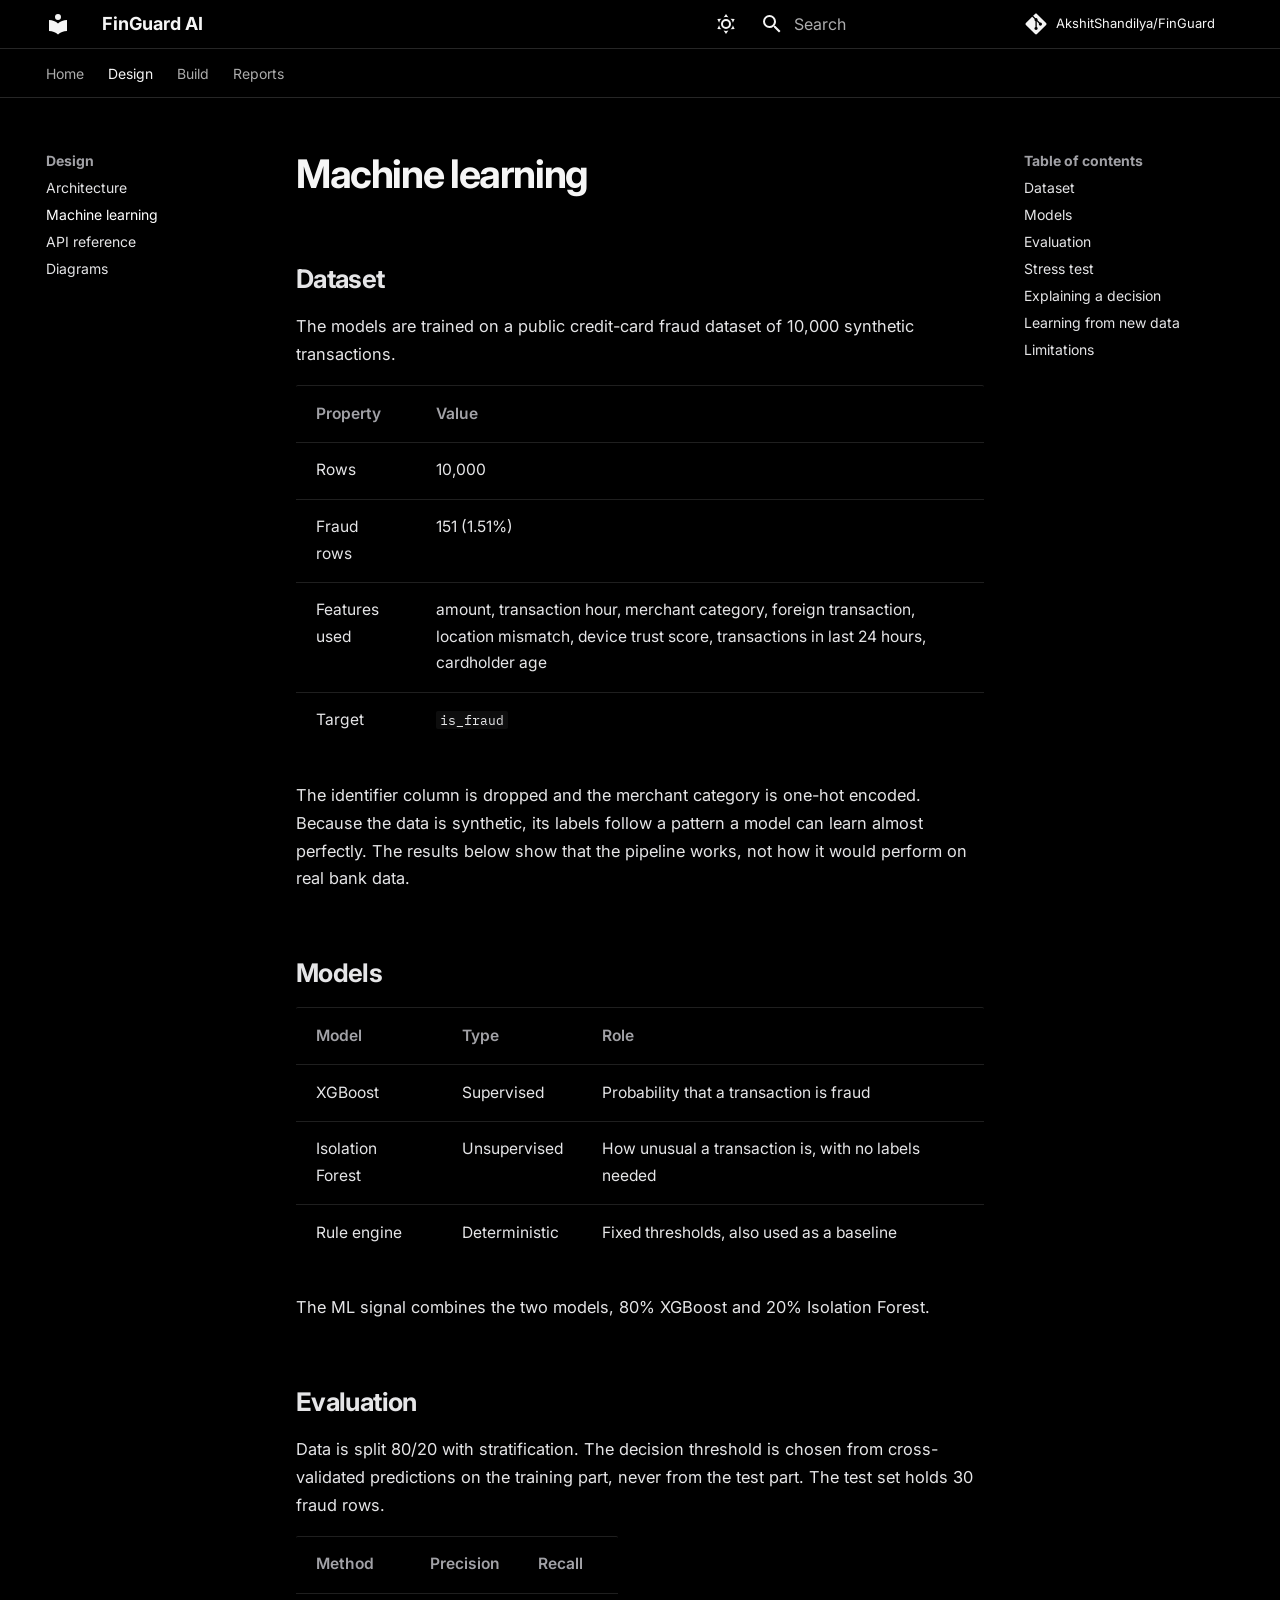
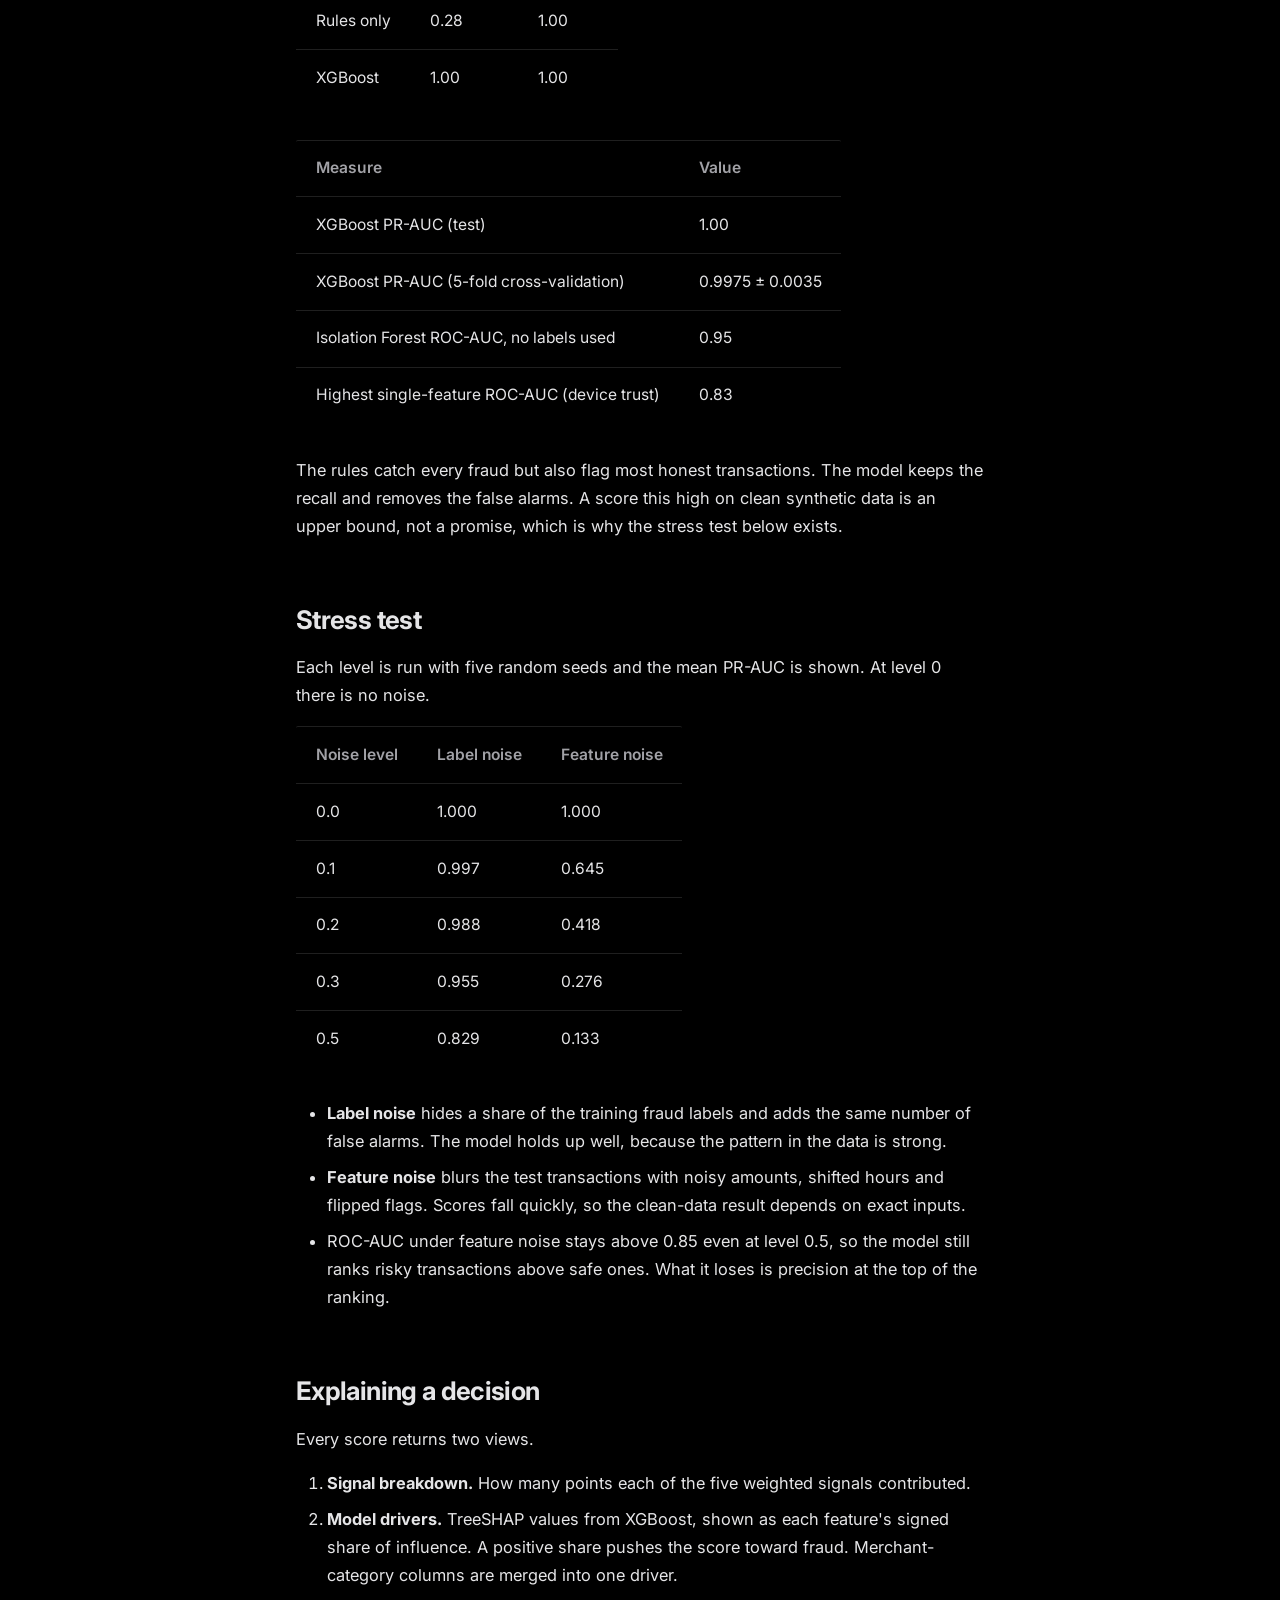
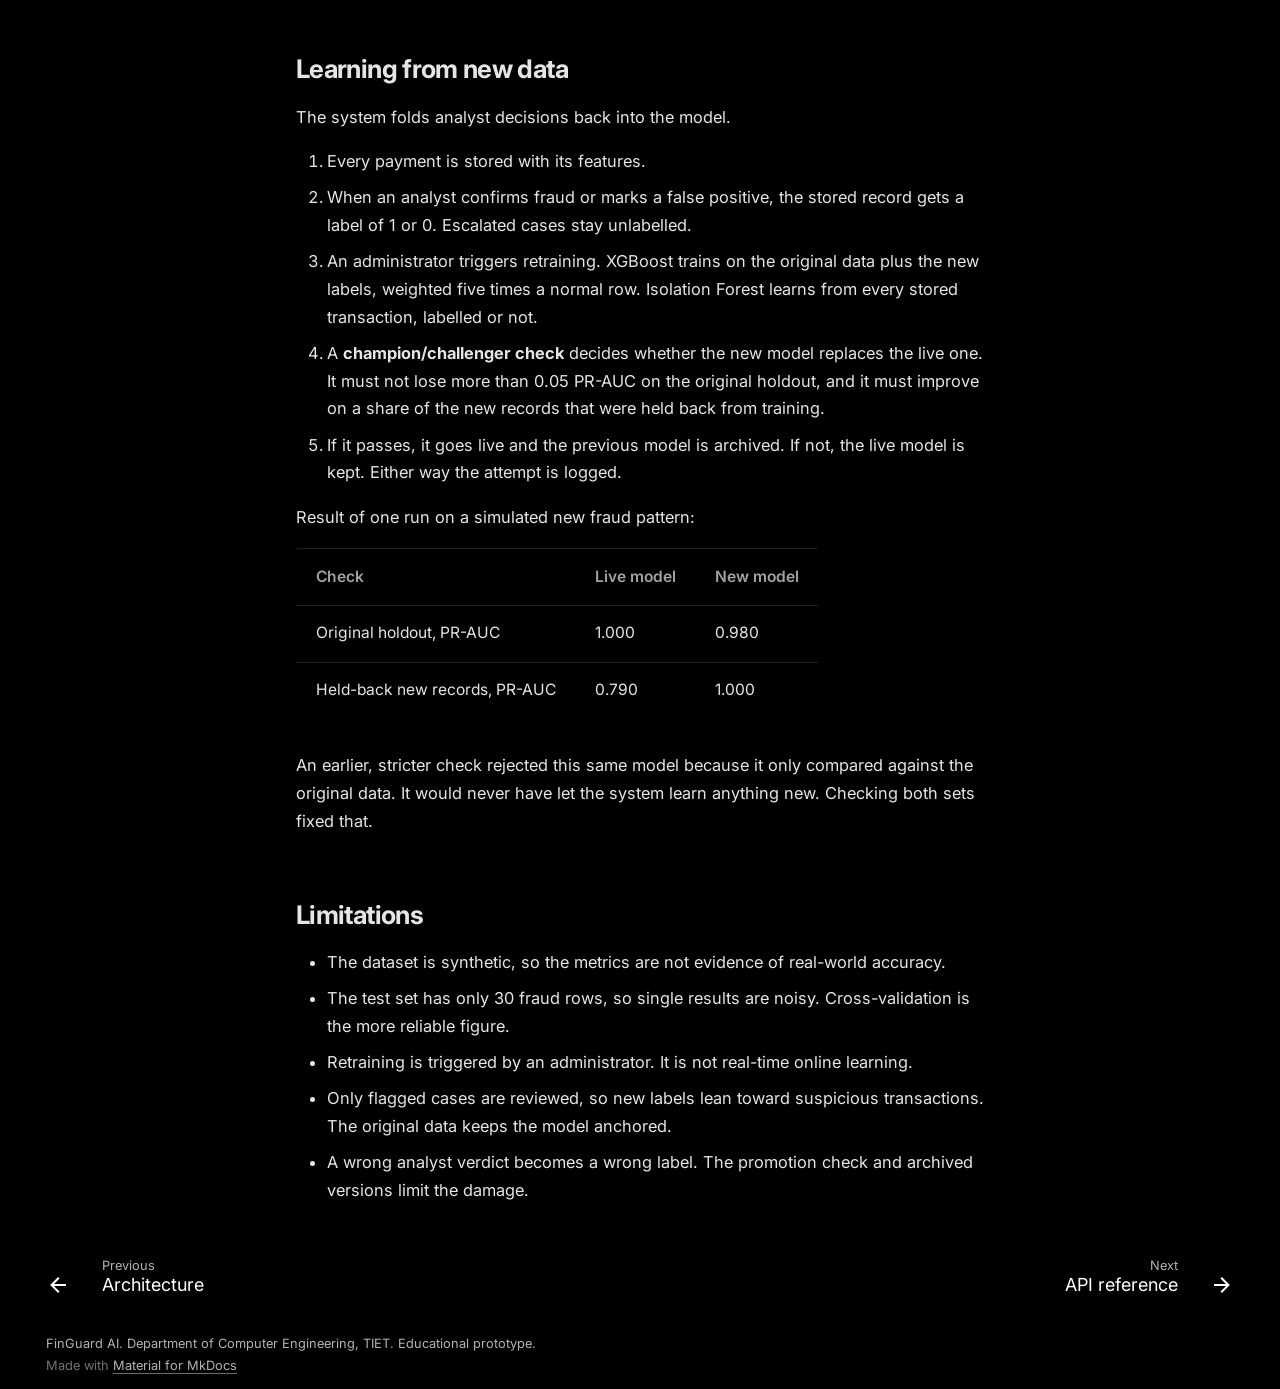
<file: model/index.html>
<!doctype html>
<html lang="en" class="no-js">
  <head>
    
      <meta charset="utf-8">
      <meta name="viewport" content="width=device-width,initial-scale=1">
      
        <meta name="description" content="Real-time financial fraud detection that explains every decision">
      
      
        <meta name="author" content="Arnav Kathuria, Akshit Shandilya">
      
      
        <link rel="canonical" href="https://akshitshandilya.github.io/FinGuard/model/">
      
      
        <link rel="prev" href="../architecture/">
      
      
        <link rel="next" href="../api/">
      
      
        
      
      
      <link rel="icon" href="../assets/images/favicon.png">
      <meta name="generator" content="mkdocs-1.6.1, mkdocs-material-9.8.1">
    
    
      
        <title>Machine learning - FinGuard AI</title>
      
    
    
      <link rel="stylesheet" href="../assets/stylesheets/main.57a0d79d.min.css">
      
        
        <link rel="stylesheet" href="../assets/stylesheets/palette.fb2fffe2.min.css">
      
      


    
    
      
    
    
      
        
        
        <link rel="preconnect" href="https://fonts.gstatic.com" crossorigin>
        <link rel="stylesheet" href="https://fonts.googleapis.com/css?family=Inter:300,300i,400,400i,700,700i%7CIBM+Plex+Mono:400,400i,700,700i&display=fallback">
        <style>:root{--md-text-font:"Inter";--md-code-font:"IBM Plex Mono"}</style>
      
    
    
      <link rel="stylesheet" href="../stylesheets/extra.css">
    
    <script>__md_scope=new URL("..",location),__md_hash=e=>[...e].reduce(((e,_)=>(e<<5)-e+_.charCodeAt(0)),0),__md_get=(e,_=localStorage,t=__md_scope)=>JSON.parse(_.getItem(t.pathname+"."+e)),__md_set=(e,_,t=localStorage,a=__md_scope)=>{try{t.setItem(a.pathname+"."+e,JSON.stringify(_))}catch(e){}}</script>
    
      

    
    
  </head>
  
  
    
    
      
    
    
    
    
    <body dir="ltr" data-md-color-scheme="slate" data-md-color-primary="black" data-md-color-accent="indigo">
  
    
    <input class="md-toggle" data-md-toggle="drawer" type="checkbox" id="__drawer" autocomplete="off">
    <input class="md-toggle" data-md-toggle="search" type="checkbox" id="__search" autocomplete="off">
    <label class="md-overlay" for="__drawer"></label>
    <div data-md-component="skip">
      
        
        <a href="#machine-learning" class="md-skip">
          Skip to content
        </a>
      
    </div>
    <div data-md-component="announce">
      
    </div>
    
    
      

<header class="md-header" data-md-component="header">
  <nav class="md-header__inner md-grid" aria-label="Header">
    <a href=".." title="FinGuard AI" class="md-header__button md-logo" aria-label="FinGuard AI" data-md-component="logo">
      
  
  <svg xmlns="http://www.w3.org/2000/svg" viewBox="0 0 24 24"><path d="M12 8a3 3 0 0 0 3-3 3 3 0 0 0-3-3 3 3 0 0 0-3 3 3 3 0 0 0 3 3m0 3.54C9.64 9.35 6.5 8 3 8v11c3.5 0 6.64 1.35 9 3.54 2.36-2.19 5.5-3.54 9-3.54V8c-3.5 0-6.64 1.35-9 3.54"/></svg>

    </a>
    <label class="md-header__button md-icon" for="__drawer">
      
      <svg xmlns="http://www.w3.org/2000/svg" viewBox="0 0 24 24"><path d="M3 6h18v2H3zm0 5h18v2H3zm0 5h18v2H3z"/></svg>
    </label>
    <div class="md-header__title" data-md-component="header-title">
      <div class="md-header__ellipsis">
        <div class="md-header__topic">
          <span class="md-ellipsis">
            FinGuard AI
          </span>
        </div>
        <div class="md-header__topic" data-md-component="header-topic">
          <span class="md-ellipsis">
            
              Machine learning
            
          </span>
        </div>
      </div>
    </div>
    
      
        <form class="md-header__option" data-md-component="palette">
  
    
    
    
    <input class="md-option" data-md-color-media="" data-md-color-scheme="slate" data-md-color-primary="black" data-md-color-accent="indigo"  aria-label="Switch to light mode"  type="radio" name="__palette" id="__palette_0">
    
      <label class="md-header__button md-icon" title="Switch to light mode" for="__palette_1" hidden>
        <svg xmlns="http://www.w3.org/2000/svg" viewBox="0 0 24 24"><path d="M12 7a5 5 0 0 1 5 5 5 5 0 0 1-5 5 5 5 0 0 1-5-5 5 5 0 0 1 5-5m0 2a3 3 0 0 0-3 3 3 3 0 0 0 3 3 3 3 0 0 0 3-3 3 3 0 0 0-3-3m0-7 2.39 3.42C13.65 5.15 12.84 5 12 5s-1.65.15-2.39.42zM3.34 7l4.16-.35A7.2 7.2 0 0 0 5.94 8.5c-.44.74-.69 1.5-.83 2.29zm.02 10 1.76-3.77a7.131 7.131 0 0 0 2.38 4.14zM20.65 7l-1.77 3.79a7.02 7.02 0 0 0-2.38-4.15zm-.01 10-4.14.36c.59-.51 1.12-1.14 1.54-1.86.42-.73.69-1.5.83-2.29zM12 22l-2.41-3.44c.74.27 1.55.44 2.41.44.82 0 1.63-.17 2.37-.44z"/></svg>
      </label>
    
  
    
    
    
    <input class="md-option" data-md-color-media="" data-md-color-scheme="default" data-md-color-primary="black" data-md-color-accent="indigo"  aria-label="Switch to dark mode"  type="radio" name="__palette" id="__palette_1">
    
      <label class="md-header__button md-icon" title="Switch to dark mode" for="__palette_0" hidden>
        <svg xmlns="http://www.w3.org/2000/svg" viewBox="0 0 24 24"><path d="m17.75 4.09-2.53 1.94.91 3.06-2.63-1.81-2.63 1.81.91-3.06-2.53-1.94L12.44 4l1.06-3 1.06 3zm3.5 6.91-1.64 1.25.59 1.98-1.7-1.17-1.7 1.17.59-1.98L15.75 11l2.06-.05L18.5 9l.69 1.95zm-2.28 4.95c.83-.08 1.72 1.1 1.19 1.85-.32.45-.66.87-1.08 1.27C15.17 23 8.84 23 4.94 19.07c-3.91-3.9-3.91-10.24 0-14.14.4-.4.82-.76 1.27-1.08.75-.53 1.93.36 1.85 1.19-.27 2.86.69 5.83 2.89 8.02a9.96 9.96 0 0 0 8.02 2.89m-1.64 2.02a12.08 12.08 0 0 1-7.8-3.47c-2.17-2.19-3.33-5-3.49-7.82-2.81 3.14-2.7 7.96.31 10.98 3.02 3.01 7.84 3.12 10.98.31"/></svg>
      </label>
    
  
</form>
      
    
    
      <script>var palette=__md_get("__palette");if(palette&&palette.color){if("(prefers-color-scheme)"===palette.color.media){var media=matchMedia("(prefers-color-scheme: light)"),input=document.querySelector(media.matches?"[data-md-color-media='(prefers-color-scheme: light)']":"[data-md-color-media='(prefers-color-scheme: dark)']");palette.color.media=input.getAttribute("data-md-color-media"),palette.color.scheme=input.getAttribute("data-md-color-scheme"),palette.color.primary=input.getAttribute("data-md-color-primary"),palette.color.accent=input.getAttribute("data-md-color-accent")}for(var[key,value]of Object.entries(palette.color))document.body.setAttribute("data-md-color-"+key,value)}</script>
    
    
    
      
      
        <label class="md-header__button md-icon" for="__search">
          
          <svg xmlns="http://www.w3.org/2000/svg" viewBox="0 0 24 24"><path d="M9.5 3A6.5 6.5 0 0 1 16 9.5c0 1.61-.59 3.09-1.56 4.23l.27.27h.79l5 5-1.5 1.5-5-5v-.79l-.27-.27A6.52 6.52 0 0 1 9.5 16 6.5 6.5 0 0 1 3 9.5 6.5 6.5 0 0 1 9.5 3m0 2C7 5 5 7 5 9.5S7 14 9.5 14 14 12 14 9.5 12 5 9.5 5"/></svg>
        </label>
        <div class="md-search" data-md-component="search" role="dialog">
  <label class="md-search__overlay" for="__search"></label>
  <div class="md-search__inner" role="search">
    <form class="md-search__form" name="search">
      <input type="text" class="md-search__input" name="query" aria-label="Search" placeholder="Search" autocapitalize="off" autocorrect="off" autocomplete="off" spellcheck="false" data-md-component="search-query" required>
      <label class="md-search__icon md-icon" for="__search">
        
        <svg xmlns="http://www.w3.org/2000/svg" viewBox="0 0 24 24"><path d="M9.5 3A6.5 6.5 0 0 1 16 9.5c0 1.61-.59 3.09-1.56 4.23l.27.27h.79l5 5-1.5 1.5-5-5v-.79l-.27-.27A6.52 6.52 0 0 1 9.5 16 6.5 6.5 0 0 1 3 9.5 6.5 6.5 0 0 1 9.5 3m0 2C7 5 5 7 5 9.5S7 14 9.5 14 14 12 14 9.5 12 5 9.5 5"/></svg>
        
        <svg xmlns="http://www.w3.org/2000/svg" viewBox="0 0 24 24"><path d="M20 11v2H8l5.5 5.5-1.42 1.42L4.16 12l7.92-7.92L13.5 5.5 8 11z"/></svg>
      </label>
      <nav class="md-search__options" aria-label="Search">
        
        <button type="reset" class="md-search__icon md-icon" title="Clear" aria-label="Clear" tabindex="-1">
          
          <svg xmlns="http://www.w3.org/2000/svg" viewBox="0 0 24 24"><path d="M19 6.41 17.59 5 12 10.59 6.41 5 5 6.41 10.59 12 5 17.59 6.41 19 12 13.41 17.59 19 19 17.59 13.41 12z"/></svg>
        </button>
      </nav>
      
    </form>
    <div class="md-search__output">
      <div class="md-search__scrollwrap" tabindex="0" data-md-scrollfix>
        <div class="md-search-result" data-md-component="search-result">
          <div class="md-search-result__meta">
            Initializing search
          </div>
          <ol class="md-search-result__list" role="presentation"></ol>
        </div>
      </div>
    </div>
  </div>
</div>
      
    
    
      <div class="md-header__source">
        <a href="https://github.com/AkshitShandilya/FinGuard" title="Go to repository" class="md-source" data-md-component="source">
  <div class="md-source__icon md-icon">
    
    <svg xmlns="http://www.w3.org/2000/svg" viewBox="0 0 448 512"><!--! Font Awesome Free 7.1.0 by @fontawesome - https://fontawesome.com License - https://fontawesome.com/license/free (Icons: CC BY 4.0, Fonts: SIL OFL 1.1, Code: MIT License) Copyright 2025 Fonticons, Inc.--><path d="M439.6 236.1 244 40.5c-5.4-5.5-12.8-8.5-20.4-8.5s-15 3-20.4 8.4L162.5 81l51.5 51.5c27.1-9.1 52.7 16.8 43.4 43.7l49.7 49.7c34.2-11.8 61.2 31 35.5 56.7-26.5 26.5-70.2-2.9-56-37.3L240.3 199v121.9c25.3 12.5 22.3 41.8 9.1 55-6.4 6.4-15.2 10.1-24.3 10.1s-17.8-3.6-24.3-10.1c-17.6-17.6-11.1-46.9 11.2-56v-123c-20.8-8.5-24.6-30.7-18.6-45L142.6 101 8.5 235.1C3 240.6 0 247.9 0 255.5s3 15 8.5 20.4l195.6 195.7c5.4 5.4 12.7 8.4 20.4 8.4s15-3 20.4-8.4l194.7-194.7c5.4-5.4 8.4-12.8 8.4-20.4s-3-15-8.4-20.4"/></svg>
  </div>
  <div class="md-source__repository">
    AkshitShandilya/FinGuard
  </div>
</a>
      </div>
    
  </nav>
  
</header>
    
    <div class="md-container" data-md-component="container">
      
      
        
          
            
<nav class="md-tabs" aria-label="Tabs" data-md-component="tabs">
  <div class="md-grid">
    <ul class="md-tabs__list">
      
        
  
  
  
  
    <li class="md-tabs__item">
      <a href=".." class="md-tabs__link">
        
  
  
    
  
  Home

      </a>
    </li>
  

      
        
  
  
  
    
  
  
    
    
      <li class="md-tabs__item md-tabs__item--active">
        <a href="../architecture/" class="md-tabs__link">
          
  
  
  Design

        </a>
      </li>
    
  

      
        
  
  
  
  
    
    
      <li class="md-tabs__item">
        <a href="../installation/" class="md-tabs__link">
          
  
  
  Build

        </a>
      </li>
    
  

      
        
  
  
  
  
    <li class="md-tabs__item">
      <a href="../reports/" class="md-tabs__link">
        
  
  
    
  
  Reports

      </a>
    </li>
  

      
    </ul>
  </div>
</nav>
          
        
      
      <main class="md-main" data-md-component="main">
        <div class="md-main__inner md-grid">
          
            
              
              <div class="md-sidebar md-sidebar--primary" data-md-component="sidebar" data-md-type="navigation" >
                <div class="md-sidebar__scrollwrap">
                  <div class="md-sidebar__inner">
                    


  


<nav class="md-nav md-nav--primary md-nav--lifted" aria-label="Navigation" data-md-level="0">
  <label class="md-nav__title" for="__drawer">
    <a href=".." title="FinGuard AI" class="md-nav__button md-logo" aria-label="FinGuard AI" data-md-component="logo">
      
  
  <svg xmlns="http://www.w3.org/2000/svg" viewBox="0 0 24 24"><path d="M12 8a3 3 0 0 0 3-3 3 3 0 0 0-3-3 3 3 0 0 0-3 3 3 3 0 0 0 3 3m0 3.54C9.64 9.35 6.5 8 3 8v11c3.5 0 6.64 1.35 9 3.54 2.36-2.19 5.5-3.54 9-3.54V8c-3.5 0-6.64 1.35-9 3.54"/></svg>

    </a>
    FinGuard AI
  </label>
  
    <div class="md-nav__source">
      <a href="https://github.com/AkshitShandilya/FinGuard" title="Go to repository" class="md-source" data-md-component="source">
  <div class="md-source__icon md-icon">
    
    <svg xmlns="http://www.w3.org/2000/svg" viewBox="0 0 448 512"><!--! Font Awesome Free 7.1.0 by @fontawesome - https://fontawesome.com License - https://fontawesome.com/license/free (Icons: CC BY 4.0, Fonts: SIL OFL 1.1, Code: MIT License) Copyright 2025 Fonticons, Inc.--><path d="M439.6 236.1 244 40.5c-5.4-5.5-12.8-8.5-20.4-8.5s-15 3-20.4 8.4L162.5 81l51.5 51.5c27.1-9.1 52.7 16.8 43.4 43.7l49.7 49.7c34.2-11.8 61.2 31 35.5 56.7-26.5 26.5-70.2-2.9-56-37.3L240.3 199v121.9c25.3 12.5 22.3 41.8 9.1 55-6.4 6.4-15.2 10.1-24.3 10.1s-17.8-3.6-24.3-10.1c-17.6-17.6-11.1-46.9 11.2-56v-123c-20.8-8.5-24.6-30.7-18.6-45L142.6 101 8.5 235.1C3 240.6 0 247.9 0 255.5s3 15 8.5 20.4l195.6 195.7c5.4 5.4 12.7 8.4 20.4 8.4s15-3 20.4-8.4l194.7-194.7c5.4-5.4 8.4-12.8 8.4-20.4s-3-15-8.4-20.4"/></svg>
  </div>
  <div class="md-source__repository">
    AkshitShandilya/FinGuard
  </div>
</a>
    </div>
  
  <ul class="md-nav__list" data-md-scrollfix>
    
      
      
  
  
  
  
    <li class="md-nav__item">
      <a href=".." class="md-nav__link">
        
  
  
  <span class="md-ellipsis">
    
  
    Home
  

    
  </span>
  
  

      </a>
    </li>
  

    
      
      
  
  
    
  
  
  
    
    
    
    
      
        
        
      
      
        
      
    
    
    <li class="md-nav__item md-nav__item--active md-nav__item--section md-nav__item--nested">
      
        
        
        <input class="md-nav__toggle md-toggle " type="checkbox" id="__nav_2" checked>
        
          
          <label class="md-nav__link" for="__nav_2" id="__nav_2_label" tabindex="">
            
  
  
  <span class="md-ellipsis">
    
  
    Design
  

    
  </span>
  
  

            <span class="md-nav__icon md-icon"></span>
          </label>
        
        <nav class="md-nav" data-md-level="1" aria-labelledby="__nav_2_label" aria-expanded="true">
          <label class="md-nav__title" for="__nav_2">
            <span class="md-nav__icon md-icon"></span>
            
  
    Design
  

          </label>
          <ul class="md-nav__list" data-md-scrollfix>
            
              
                
  
  
  
  
    <li class="md-nav__item">
      <a href="../architecture/" class="md-nav__link">
        
  
  
  <span class="md-ellipsis">
    
  
    Architecture
  

    
  </span>
  
  

      </a>
    </li>
  

              
            
              
                
  
  
    
  
  
  
    <li class="md-nav__item md-nav__item--active">
      
      <input class="md-nav__toggle md-toggle" type="checkbox" id="__toc">
      
      
        
      
      
        <label class="md-nav__link md-nav__link--active" for="__toc">
          
  
  
  <span class="md-ellipsis">
    
  
    Machine learning
  

    
  </span>
  
  

          <span class="md-nav__icon md-icon"></span>
        </label>
      
      <a href="./" class="md-nav__link md-nav__link--active">
        
  
  
  <span class="md-ellipsis">
    
  
    Machine learning
  

    
  </span>
  
  

      </a>
      
        

<nav class="md-nav md-nav--secondary" aria-label="Table of contents">
  
  
  
    
  
  
    <label class="md-nav__title" for="__toc">
      <span class="md-nav__icon md-icon"></span>
      Table of contents
    </label>
    <ul class="md-nav__list" data-md-component="toc" data-md-scrollfix>
      
        <li class="md-nav__item">
  <a href="#dataset" class="md-nav__link">
    <span class="md-ellipsis">
      
        Dataset
      
    </span>
  </a>
  
</li>
      
        <li class="md-nav__item">
  <a href="#models" class="md-nav__link">
    <span class="md-ellipsis">
      
        Models
      
    </span>
  </a>
  
</li>
      
        <li class="md-nav__item">
  <a href="#evaluation" class="md-nav__link">
    <span class="md-ellipsis">
      
        Evaluation
      
    </span>
  </a>
  
</li>
      
        <li class="md-nav__item">
  <a href="#stress-test" class="md-nav__link">
    <span class="md-ellipsis">
      
        Stress test
      
    </span>
  </a>
  
</li>
      
        <li class="md-nav__item">
  <a href="#explaining-a-decision" class="md-nav__link">
    <span class="md-ellipsis">
      
        Explaining a decision
      
    </span>
  </a>
  
</li>
      
        <li class="md-nav__item">
  <a href="#learning-from-new-data" class="md-nav__link">
    <span class="md-ellipsis">
      
        Learning from new data
      
    </span>
  </a>
  
</li>
      
        <li class="md-nav__item">
  <a href="#limitations" class="md-nav__link">
    <span class="md-ellipsis">
      
        Limitations
      
    </span>
  </a>
  
</li>
      
    </ul>
  
</nav>
      
    </li>
  

              
            
              
                
  
  
  
  
    <li class="md-nav__item">
      <a href="../api/" class="md-nav__link">
        
  
  
  <span class="md-ellipsis">
    
  
    API reference
  

    
  </span>
  
  

      </a>
    </li>
  

              
            
              
                
  
  
  
  
    <li class="md-nav__item">
      <a href="../diagrams/" class="md-nav__link">
        
  
  
  <span class="md-ellipsis">
    
  
    Diagrams
  

    
  </span>
  
  

      </a>
    </li>
  

              
            
          </ul>
        </nav>
      
    </li>
  

    
      
      
  
  
  
  
    
    
    
    
      
      
        
      
    
    
    <li class="md-nav__item md-nav__item--nested">
      
        
        
        <input class="md-nav__toggle md-toggle " type="checkbox" id="__nav_3" >
        
          
          <label class="md-nav__link" for="__nav_3" id="__nav_3_label" tabindex="0">
            
  
  
  <span class="md-ellipsis">
    
  
    Build
  

    
  </span>
  
  

            <span class="md-nav__icon md-icon"></span>
          </label>
        
        <nav class="md-nav" data-md-level="1" aria-labelledby="__nav_3_label" aria-expanded="false">
          <label class="md-nav__title" for="__nav_3">
            <span class="md-nav__icon md-icon"></span>
            
  
    Build
  

          </label>
          <ul class="md-nav__list" data-md-scrollfix>
            
              
                
  
  
  
  
    <li class="md-nav__item">
      <a href="../installation/" class="md-nav__link">
        
  
  
  <span class="md-ellipsis">
    
  
    Installation
  

    
  </span>
  
  

      </a>
    </li>
  

              
            
              
                
  
  
  
  
    <li class="md-nav__item">
      <a href="../prototype/" class="md-nav__link">
        
  
  
  <span class="md-ellipsis">
    
  
    Prototype
  

    
  </span>
  
  

      </a>
    </li>
  

              
            
              
                
  
  
  
  
    <li class="md-nav__item">
      <a href="../testing/" class="md-nav__link">
        
  
  
  <span class="md-ellipsis">
    
  
    Testing
  

    
  </span>
  
  

      </a>
    </li>
  

              
            
          </ul>
        </nav>
      
    </li>
  

    
      
      
  
  
  
  
    <li class="md-nav__item">
      <a href="../reports/" class="md-nav__link">
        
  
  
  <span class="md-ellipsis">
    
  
    Reports
  

    
  </span>
  
  

      </a>
    </li>
  

    
  </ul>
</nav>
                  </div>
                </div>
              </div>
            
            
              
              <div class="md-sidebar md-sidebar--secondary" data-md-component="sidebar" data-md-type="toc" >
                <div class="md-sidebar__scrollwrap">
                  <div class="md-sidebar__inner">
                    

<nav class="md-nav md-nav--secondary" aria-label="Table of contents">
  
  
  
    
  
  
    <label class="md-nav__title" for="__toc">
      <span class="md-nav__icon md-icon"></span>
      Table of contents
    </label>
    <ul class="md-nav__list" data-md-component="toc" data-md-scrollfix>
      
        <li class="md-nav__item">
  <a href="#dataset" class="md-nav__link">
    <span class="md-ellipsis">
      
        Dataset
      
    </span>
  </a>
  
</li>
      
        <li class="md-nav__item">
  <a href="#models" class="md-nav__link">
    <span class="md-ellipsis">
      
        Models
      
    </span>
  </a>
  
</li>
      
        <li class="md-nav__item">
  <a href="#evaluation" class="md-nav__link">
    <span class="md-ellipsis">
      
        Evaluation
      
    </span>
  </a>
  
</li>
      
        <li class="md-nav__item">
  <a href="#stress-test" class="md-nav__link">
    <span class="md-ellipsis">
      
        Stress test
      
    </span>
  </a>
  
</li>
      
        <li class="md-nav__item">
  <a href="#explaining-a-decision" class="md-nav__link">
    <span class="md-ellipsis">
      
        Explaining a decision
      
    </span>
  </a>
  
</li>
      
        <li class="md-nav__item">
  <a href="#learning-from-new-data" class="md-nav__link">
    <span class="md-ellipsis">
      
        Learning from new data
      
    </span>
  </a>
  
</li>
      
        <li class="md-nav__item">
  <a href="#limitations" class="md-nav__link">
    <span class="md-ellipsis">
      
        Limitations
      
    </span>
  </a>
  
</li>
      
    </ul>
  
</nav>
                  </div>
                </div>
              </div>
            
          
          
            <div class="md-content" data-md-component="content">
              
              <article class="md-content__inner md-typeset">
                
                  


  
  


<h1 id="machine-learning">Machine learning<a class="headerlink" href="#machine-learning" title="Permanent link">&para;</a></h1>
<h2 id="dataset">Dataset<a class="headerlink" href="#dataset" title="Permanent link">&para;</a></h2>
<p>The models are trained on a public credit-card fraud dataset of 10,000 synthetic transactions.</p>
<table>
<thead>
<tr>
<th>Property</th>
<th>Value</th>
</tr>
</thead>
<tbody>
<tr>
<td>Rows</td>
<td>10,000</td>
</tr>
<tr>
<td>Fraud rows</td>
<td>151 (1.51%)</td>
</tr>
<tr>
<td>Features used</td>
<td>amount, transaction hour, merchant category, foreign transaction, location mismatch, device trust score, transactions in last 24 hours, cardholder age</td>
</tr>
<tr>
<td>Target</td>
<td><code>is_fraud</code></td>
</tr>
</tbody>
</table>
<p>The identifier column is dropped and the merchant category is one-hot encoded. Because the data is synthetic, its labels follow a pattern a model can learn almost perfectly. The results below show that the pipeline works, not how it would perform on real bank data.</p>
<h2 id="models">Models<a class="headerlink" href="#models" title="Permanent link">&para;</a></h2>
<table>
<thead>
<tr>
<th>Model</th>
<th>Type</th>
<th>Role</th>
</tr>
</thead>
<tbody>
<tr>
<td>XGBoost</td>
<td>Supervised</td>
<td>Probability that a transaction is fraud</td>
</tr>
<tr>
<td>Isolation Forest</td>
<td>Unsupervised</td>
<td>How unusual a transaction is, with no labels needed</td>
</tr>
<tr>
<td>Rule engine</td>
<td>Deterministic</td>
<td>Fixed thresholds, also used as a baseline</td>
</tr>
</tbody>
</table>
<p>The ML signal combines the two models, 80% XGBoost and 20% Isolation Forest.</p>
<h2 id="evaluation">Evaluation<a class="headerlink" href="#evaluation" title="Permanent link">&para;</a></h2>
<p>Data is split 80/20 with stratification. The decision threshold is chosen from cross-validated predictions on the training part, never from the test part. The test set holds 30 fraud rows.</p>
<table>
<thead>
<tr>
<th>Method</th>
<th>Precision</th>
<th>Recall</th>
</tr>
</thead>
<tbody>
<tr>
<td>Rules only</td>
<td>0.28</td>
<td>1.00</td>
</tr>
<tr>
<td>XGBoost</td>
<td>1.00</td>
<td>1.00</td>
</tr>
</tbody>
</table>
<table>
<thead>
<tr>
<th>Measure</th>
<th>Value</th>
</tr>
</thead>
<tbody>
<tr>
<td>XGBoost PR-AUC (test)</td>
<td>1.00</td>
</tr>
<tr>
<td>XGBoost PR-AUC (5-fold cross-validation)</td>
<td>0.9975 ± 0.0035</td>
</tr>
<tr>
<td>Isolation Forest ROC-AUC, no labels used</td>
<td>0.95</td>
</tr>
<tr>
<td>Highest single-feature ROC-AUC (device trust)</td>
<td>0.83</td>
</tr>
</tbody>
</table>
<p>The rules catch every fraud but also flag most honest transactions. The model keeps the recall and removes the false alarms. A score this high on clean synthetic data is an upper bound, not a promise, which is why the stress test below exists.</p>
<h2 id="stress-test">Stress test<a class="headerlink" href="#stress-test" title="Permanent link">&para;</a></h2>
<p>Each level is run with five random seeds and the mean PR-AUC is shown. At level 0 there is no noise.</p>
<table>
<thead>
<tr>
<th>Noise level</th>
<th>Label noise</th>
<th>Feature noise</th>
</tr>
</thead>
<tbody>
<tr>
<td>0.0</td>
<td>1.000</td>
<td>1.000</td>
</tr>
<tr>
<td>0.1</td>
<td>0.997</td>
<td>0.645</td>
</tr>
<tr>
<td>0.2</td>
<td>0.988</td>
<td>0.418</td>
</tr>
<tr>
<td>0.3</td>
<td>0.955</td>
<td>0.276</td>
</tr>
<tr>
<td>0.5</td>
<td>0.829</td>
<td>0.133</td>
</tr>
</tbody>
</table>
<ul>
<li><strong>Label noise</strong> hides a share of the training fraud labels and adds the same number of false alarms. The model holds up well, because the pattern in the data is strong.</li>
<li><strong>Feature noise</strong> blurs the test transactions with noisy amounts, shifted hours and flipped flags. Scores fall quickly, so the clean-data result depends on exact inputs.</li>
<li>ROC-AUC under feature noise stays above 0.85 even at level 0.5, so the model still ranks risky transactions above safe ones. What it loses is precision at the top of the ranking.</li>
</ul>
<h2 id="explaining-a-decision">Explaining a decision<a class="headerlink" href="#explaining-a-decision" title="Permanent link">&para;</a></h2>
<p>Every score returns two views.</p>
<ol>
<li><strong>Signal breakdown.</strong> How many points each of the five weighted signals contributed.</li>
<li><strong>Model drivers.</strong> TreeSHAP values from XGBoost, shown as each feature's signed share of influence. A positive share pushes the score toward fraud. Merchant-category columns are merged into one driver.</li>
</ol>
<h2 id="learning-from-new-data">Learning from new data<a class="headerlink" href="#learning-from-new-data" title="Permanent link">&para;</a></h2>
<p>The system folds analyst decisions back into the model.</p>
<ol>
<li>Every payment is stored with its features.</li>
<li>When an analyst confirms fraud or marks a false positive, the stored record gets a label of 1 or 0. Escalated cases stay unlabelled.</li>
<li>An administrator triggers retraining. XGBoost trains on the original data plus the new labels, weighted five times a normal row. Isolation Forest learns from every stored transaction, labelled or not.</li>
<li>A <strong>champion/challenger check</strong> decides whether the new model replaces the live one. It must not lose more than 0.05 PR-AUC on the original holdout, and it must improve on a share of the new records that were held back from training.</li>
<li>If it passes, it goes live and the previous model is archived. If not, the live model is kept. Either way the attempt is logged.</li>
</ol>
<p>Result of one run on a simulated new fraud pattern:</p>
<table>
<thead>
<tr>
<th>Check</th>
<th>Live model</th>
<th>New model</th>
</tr>
</thead>
<tbody>
<tr>
<td>Original holdout, PR-AUC</td>
<td>1.000</td>
<td>0.980</td>
</tr>
<tr>
<td>Held-back new records, PR-AUC</td>
<td>0.790</td>
<td>1.000</td>
</tr>
</tbody>
</table>
<p>An earlier, stricter check rejected this same model because it only compared against the original data. It would never have let the system learn anything new. Checking both sets fixed that.</p>
<h2 id="limitations">Limitations<a class="headerlink" href="#limitations" title="Permanent link">&para;</a></h2>
<ul>
<li>The dataset is synthetic, so the metrics are not evidence of real-world accuracy.</li>
<li>The test set has only 30 fraud rows, so single results are noisy. Cross-validation is the more reliable figure.</li>
<li>Retraining is triggered by an administrator. It is not real-time online learning.</li>
<li>Only flagged cases are reviewed, so new labels lean toward suspicious transactions. The original data keeps the model anchored.</li>
<li>A wrong analyst verdict becomes a wrong label. The promotion check and archived versions limit the damage.</li>
</ul>












                
              </article>
            </div>
          
          
<script>var target=document.getElementById(location.hash.slice(1));target&&target.name&&(target.checked=target.name.startsWith("__tabbed_"))</script>
        </div>
        
          <button type="button" class="md-top md-icon" data-md-component="top" hidden>
  
  <svg xmlns="http://www.w3.org/2000/svg" viewBox="0 0 24 24"><path d="M13 20h-2V8l-5.5 5.5-1.42-1.42L12 4.16l7.92 7.92-1.42 1.42L13 8z"/></svg>
  Back to top
</button>
        
      </main>
      
        <footer class="md-footer">
  
    
      
      <nav class="md-footer__inner md-grid" aria-label="Footer" >
        
          
          <a href="../architecture/" class="md-footer__link md-footer__link--prev" aria-label="Previous: Architecture">
            <div class="md-footer__button md-icon">
              
              <svg xmlns="http://www.w3.org/2000/svg" viewBox="0 0 24 24"><path d="M20 11v2H8l5.5 5.5-1.42 1.42L4.16 12l7.92-7.92L13.5 5.5 8 11z"/></svg>
            </div>
            <div class="md-footer__title">
              <span class="md-footer__direction">
                Previous
              </span>
              <div class="md-ellipsis">
                Architecture
              </div>
            </div>
          </a>
        
        
          
          <a href="../api/" class="md-footer__link md-footer__link--next" aria-label="Next: API reference">
            <div class="md-footer__title">
              <span class="md-footer__direction">
                Next
              </span>
              <div class="md-ellipsis">
                API reference
              </div>
            </div>
            <div class="md-footer__button md-icon">
              
              <svg xmlns="http://www.w3.org/2000/svg" viewBox="0 0 24 24"><path d="M4 11v2h12l-5.5 5.5 1.42 1.42L19.84 12l-7.92-7.92L10.5 5.5 16 11z"/></svg>
            </div>
          </a>
        
      </nav>
    
  
  <div class="md-footer-meta md-typeset">
    <div class="md-footer-meta__inner md-grid">
      <div class="md-copyright">
  
    <div class="md-copyright__highlight">
      FinGuard AI. Department of Computer Engineering, TIET. Educational prototype.
    </div>
  
  
    Made with
    <a href="https://squidfunk.github.io/mkdocs-material/" target="_blank" rel="noopener">
      Material for MkDocs
    </a>
  
</div>
      
    </div>
  </div>
</footer>
      
    </div>
    <div class="md-dialog" data-md-component="dialog">
      <div class="md-dialog__inner md-typeset"></div>
    </div>
    
    
    
      
      
      <script id="__config" type="application/json">{"annotate": null, "base": "..", "features": ["navigation.tabs", "navigation.sections", "navigation.top", "navigation.instant", "navigation.footer", "search.highlight", "content.code.copy", "toc.follow"], "search": "../assets/javascripts/workers/search.a7633da7.min.js", "tags": null, "translations": {"clipboard.copied": "Copied to clipboard", "clipboard.copy": "Copy to clipboard", "search.result.more.one": "1 more on this page", "search.result.more.other": "# more on this page", "search.result.none": "No matching documents", "search.result.one": "1 matching document", "search.result.other": "# matching documents", "search.result.placeholder": "Type to start searching", "search.result.term.missing": "Missing", "select.version": "Select version"}, "version": null}</script>
    
    
      <script src="../assets/javascripts/bundle.a5f9d56c.min.js"></script>
      
    
  </body>
</html>
</file>
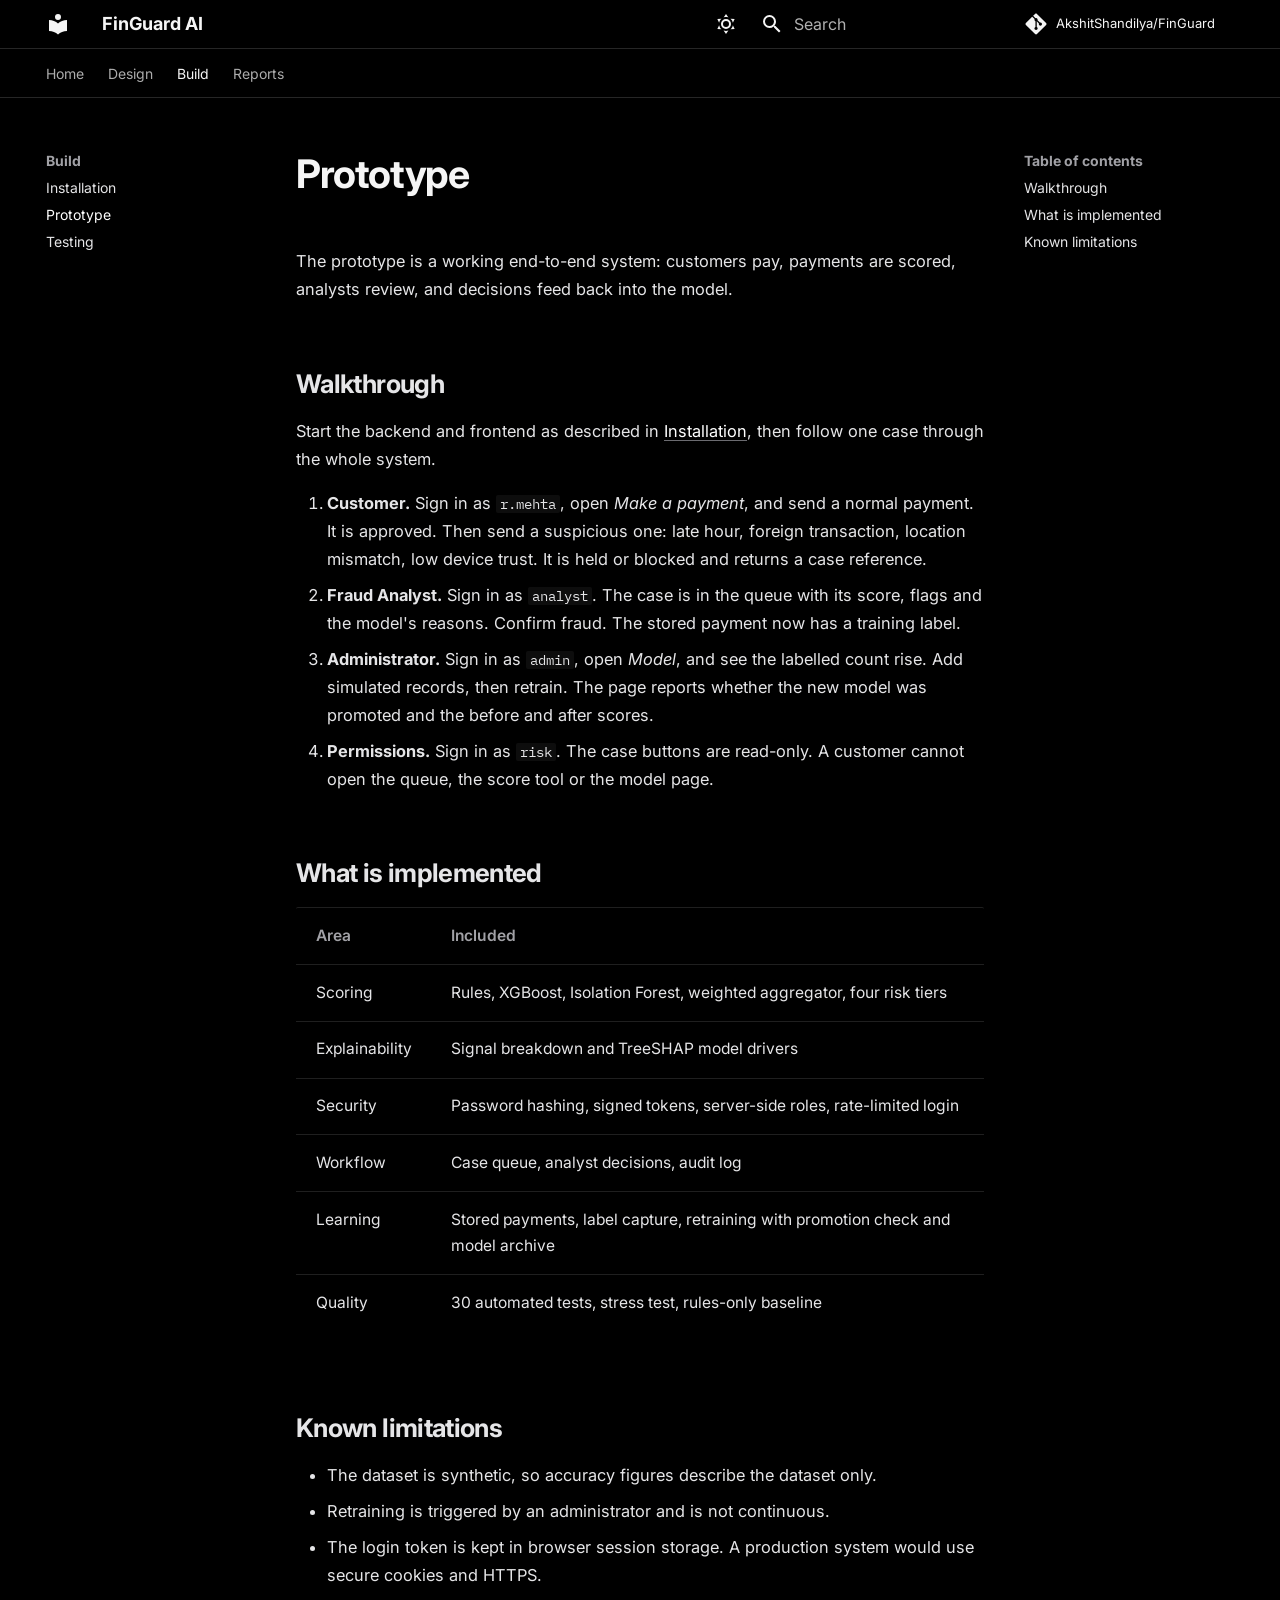
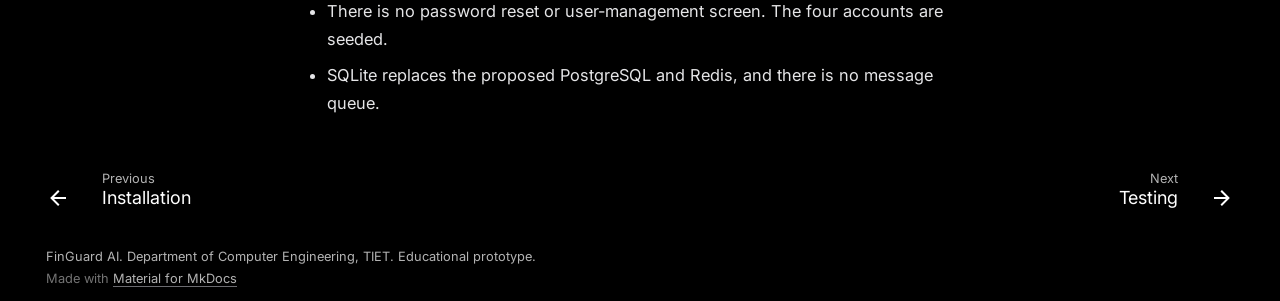
<file: prototype/index.html>
<!doctype html>
<html lang="en" class="no-js">
  <head>
    
      <meta charset="utf-8">
      <meta name="viewport" content="width=device-width,initial-scale=1">
      
        <meta name="description" content="Real-time financial fraud detection that explains every decision">
      
      
        <meta name="author" content="Arnav Kathuria, Akshit Shandilya">
      
      
        <link rel="canonical" href="https://akshitshandilya.github.io/FinGuard/prototype/">
      
      
        <link rel="prev" href="../installation/">
      
      
        <link rel="next" href="../testing/">
      
      
        
      
      
      <link rel="icon" href="../assets/images/favicon.png">
      <meta name="generator" content="mkdocs-1.6.1, mkdocs-material-9.8.1">
    
    
      
        <title>Prototype - FinGuard AI</title>
      
    
    
      <link rel="stylesheet" href="../assets/stylesheets/main.57a0d79d.min.css">
      
        
        <link rel="stylesheet" href="../assets/stylesheets/palette.fb2fffe2.min.css">
      
      


    
    
      
    
    
      
        
        
        <link rel="preconnect" href="https://fonts.gstatic.com" crossorigin>
        <link rel="stylesheet" href="https://fonts.googleapis.com/css?family=Inter:300,300i,400,400i,700,700i%7CIBM+Plex+Mono:400,400i,700,700i&display=fallback">
        <style>:root{--md-text-font:"Inter";--md-code-font:"IBM Plex Mono"}</style>
      
    
    
      <link rel="stylesheet" href="../stylesheets/extra.css">
    
    <script>__md_scope=new URL("..",location),__md_hash=e=>[...e].reduce(((e,_)=>(e<<5)-e+_.charCodeAt(0)),0),__md_get=(e,_=localStorage,t=__md_scope)=>JSON.parse(_.getItem(t.pathname+"."+e)),__md_set=(e,_,t=localStorage,a=__md_scope)=>{try{t.setItem(a.pathname+"."+e,JSON.stringify(_))}catch(e){}}</script>
    
      

    
    
  </head>
  
  
    
    
      
    
    
    
    
    <body dir="ltr" data-md-color-scheme="slate" data-md-color-primary="black" data-md-color-accent="indigo">
  
    
    <input class="md-toggle" data-md-toggle="drawer" type="checkbox" id="__drawer" autocomplete="off">
    <input class="md-toggle" data-md-toggle="search" type="checkbox" id="__search" autocomplete="off">
    <label class="md-overlay" for="__drawer"></label>
    <div data-md-component="skip">
      
        
        <a href="#prototype" class="md-skip">
          Skip to content
        </a>
      
    </div>
    <div data-md-component="announce">
      
    </div>
    
    
      

<header class="md-header" data-md-component="header">
  <nav class="md-header__inner md-grid" aria-label="Header">
    <a href=".." title="FinGuard AI" class="md-header__button md-logo" aria-label="FinGuard AI" data-md-component="logo">
      
  
  <svg xmlns="http://www.w3.org/2000/svg" viewBox="0 0 24 24"><path d="M12 8a3 3 0 0 0 3-3 3 3 0 0 0-3-3 3 3 0 0 0-3 3 3 3 0 0 0 3 3m0 3.54C9.64 9.35 6.5 8 3 8v11c3.5 0 6.64 1.35 9 3.54 2.36-2.19 5.5-3.54 9-3.54V8c-3.5 0-6.64 1.35-9 3.54"/></svg>

    </a>
    <label class="md-header__button md-icon" for="__drawer">
      
      <svg xmlns="http://www.w3.org/2000/svg" viewBox="0 0 24 24"><path d="M3 6h18v2H3zm0 5h18v2H3zm0 5h18v2H3z"/></svg>
    </label>
    <div class="md-header__title" data-md-component="header-title">
      <div class="md-header__ellipsis">
        <div class="md-header__topic">
          <span class="md-ellipsis">
            FinGuard AI
          </span>
        </div>
        <div class="md-header__topic" data-md-component="header-topic">
          <span class="md-ellipsis">
            
              Prototype
            
          </span>
        </div>
      </div>
    </div>
    
      
        <form class="md-header__option" data-md-component="palette">
  
    
    
    
    <input class="md-option" data-md-color-media="" data-md-color-scheme="slate" data-md-color-primary="black" data-md-color-accent="indigo"  aria-label="Switch to light mode"  type="radio" name="__palette" id="__palette_0">
    
      <label class="md-header__button md-icon" title="Switch to light mode" for="__palette_1" hidden>
        <svg xmlns="http://www.w3.org/2000/svg" viewBox="0 0 24 24"><path d="M12 7a5 5 0 0 1 5 5 5 5 0 0 1-5 5 5 5 0 0 1-5-5 5 5 0 0 1 5-5m0 2a3 3 0 0 0-3 3 3 3 0 0 0 3 3 3 3 0 0 0 3-3 3 3 0 0 0-3-3m0-7 2.39 3.42C13.65 5.15 12.84 5 12 5s-1.65.15-2.39.42zM3.34 7l4.16-.35A7.2 7.2 0 0 0 5.94 8.5c-.44.74-.69 1.5-.83 2.29zm.02 10 1.76-3.77a7.131 7.131 0 0 0 2.38 4.14zM20.65 7l-1.77 3.79a7.02 7.02 0 0 0-2.38-4.15zm-.01 10-4.14.36c.59-.51 1.12-1.14 1.54-1.86.42-.73.69-1.5.83-2.29zM12 22l-2.41-3.44c.74.27 1.55.44 2.41.44.82 0 1.63-.17 2.37-.44z"/></svg>
      </label>
    
  
    
    
    
    <input class="md-option" data-md-color-media="" data-md-color-scheme="default" data-md-color-primary="black" data-md-color-accent="indigo"  aria-label="Switch to dark mode"  type="radio" name="__palette" id="__palette_1">
    
      <label class="md-header__button md-icon" title="Switch to dark mode" for="__palette_0" hidden>
        <svg xmlns="http://www.w3.org/2000/svg" viewBox="0 0 24 24"><path d="m17.75 4.09-2.53 1.94.91 3.06-2.63-1.81-2.63 1.81.91-3.06-2.53-1.94L12.44 4l1.06-3 1.06 3zm3.5 6.91-1.64 1.25.59 1.98-1.7-1.17-1.7 1.17.59-1.98L15.75 11l2.06-.05L18.5 9l.69 1.95zm-2.28 4.95c.83-.08 1.72 1.1 1.19 1.85-.32.45-.66.87-1.08 1.27C15.17 23 8.84 23 4.94 19.07c-3.91-3.9-3.91-10.24 0-14.14.4-.4.82-.76 1.27-1.08.75-.53 1.93.36 1.85 1.19-.27 2.86.69 5.83 2.89 8.02a9.96 9.96 0 0 0 8.02 2.89m-1.64 2.02a12.08 12.08 0 0 1-7.8-3.47c-2.17-2.19-3.33-5-3.49-7.82-2.81 3.14-2.7 7.96.31 10.98 3.02 3.01 7.84 3.12 10.98.31"/></svg>
      </label>
    
  
</form>
      
    
    
      <script>var palette=__md_get("__palette");if(palette&&palette.color){if("(prefers-color-scheme)"===palette.color.media){var media=matchMedia("(prefers-color-scheme: light)"),input=document.querySelector(media.matches?"[data-md-color-media='(prefers-color-scheme: light)']":"[data-md-color-media='(prefers-color-scheme: dark)']");palette.color.media=input.getAttribute("data-md-color-media"),palette.color.scheme=input.getAttribute("data-md-color-scheme"),palette.color.primary=input.getAttribute("data-md-color-primary"),palette.color.accent=input.getAttribute("data-md-color-accent")}for(var[key,value]of Object.entries(palette.color))document.body.setAttribute("data-md-color-"+key,value)}</script>
    
    
    
      
      
        <label class="md-header__button md-icon" for="__search">
          
          <svg xmlns="http://www.w3.org/2000/svg" viewBox="0 0 24 24"><path d="M9.5 3A6.5 6.5 0 0 1 16 9.5c0 1.61-.59 3.09-1.56 4.23l.27.27h.79l5 5-1.5 1.5-5-5v-.79l-.27-.27A6.52 6.52 0 0 1 9.5 16 6.5 6.5 0 0 1 3 9.5 6.5 6.5 0 0 1 9.5 3m0 2C7 5 5 7 5 9.5S7 14 9.5 14 14 12 14 9.5 12 5 9.5 5"/></svg>
        </label>
        <div class="md-search" data-md-component="search" role="dialog">
  <label class="md-search__overlay" for="__search"></label>
  <div class="md-search__inner" role="search">
    <form class="md-search__form" name="search">
      <input type="text" class="md-search__input" name="query" aria-label="Search" placeholder="Search" autocapitalize="off" autocorrect="off" autocomplete="off" spellcheck="false" data-md-component="search-query" required>
      <label class="md-search__icon md-icon" for="__search">
        
        <svg xmlns="http://www.w3.org/2000/svg" viewBox="0 0 24 24"><path d="M9.5 3A6.5 6.5 0 0 1 16 9.5c0 1.61-.59 3.09-1.56 4.23l.27.27h.79l5 5-1.5 1.5-5-5v-.79l-.27-.27A6.52 6.52 0 0 1 9.5 16 6.5 6.5 0 0 1 3 9.5 6.5 6.5 0 0 1 9.5 3m0 2C7 5 5 7 5 9.5S7 14 9.5 14 14 12 14 9.5 12 5 9.5 5"/></svg>
        
        <svg xmlns="http://www.w3.org/2000/svg" viewBox="0 0 24 24"><path d="M20 11v2H8l5.5 5.5-1.42 1.42L4.16 12l7.92-7.92L13.5 5.5 8 11z"/></svg>
      </label>
      <nav class="md-search__options" aria-label="Search">
        
        <button type="reset" class="md-search__icon md-icon" title="Clear" aria-label="Clear" tabindex="-1">
          
          <svg xmlns="http://www.w3.org/2000/svg" viewBox="0 0 24 24"><path d="M19 6.41 17.59 5 12 10.59 6.41 5 5 6.41 10.59 12 5 17.59 6.41 19 12 13.41 17.59 19 19 17.59 13.41 12z"/></svg>
        </button>
      </nav>
      
    </form>
    <div class="md-search__output">
      <div class="md-search__scrollwrap" tabindex="0" data-md-scrollfix>
        <div class="md-search-result" data-md-component="search-result">
          <div class="md-search-result__meta">
            Initializing search
          </div>
          <ol class="md-search-result__list" role="presentation"></ol>
        </div>
      </div>
    </div>
  </div>
</div>
      
    
    
      <div class="md-header__source">
        <a href="https://github.com/AkshitShandilya/FinGuard" title="Go to repository" class="md-source" data-md-component="source">
  <div class="md-source__icon md-icon">
    
    <svg xmlns="http://www.w3.org/2000/svg" viewBox="0 0 448 512"><!--! Font Awesome Free 7.1.0 by @fontawesome - https://fontawesome.com License - https://fontawesome.com/license/free (Icons: CC BY 4.0, Fonts: SIL OFL 1.1, Code: MIT License) Copyright 2025 Fonticons, Inc.--><path d="M439.6 236.1 244 40.5c-5.4-5.5-12.8-8.5-20.4-8.5s-15 3-20.4 8.4L162.5 81l51.5 51.5c27.1-9.1 52.7 16.8 43.4 43.7l49.7 49.7c34.2-11.8 61.2 31 35.5 56.7-26.5 26.5-70.2-2.9-56-37.3L240.3 199v121.9c25.3 12.5 22.3 41.8 9.1 55-6.4 6.4-15.2 10.1-24.3 10.1s-17.8-3.6-24.3-10.1c-17.6-17.6-11.1-46.9 11.2-56v-123c-20.8-8.5-24.6-30.7-18.6-45L142.6 101 8.5 235.1C3 240.6 0 247.9 0 255.5s3 15 8.5 20.4l195.6 195.7c5.4 5.4 12.7 8.4 20.4 8.4s15-3 20.4-8.4l194.7-194.7c5.4-5.4 8.4-12.8 8.4-20.4s-3-15-8.4-20.4"/></svg>
  </div>
  <div class="md-source__repository">
    AkshitShandilya/FinGuard
  </div>
</a>
      </div>
    
  </nav>
  
</header>
    
    <div class="md-container" data-md-component="container">
      
      
        
          
            
<nav class="md-tabs" aria-label="Tabs" data-md-component="tabs">
  <div class="md-grid">
    <ul class="md-tabs__list">
      
        
  
  
  
  
    <li class="md-tabs__item">
      <a href=".." class="md-tabs__link">
        
  
  
    
  
  Home

      </a>
    </li>
  

      
        
  
  
  
  
    
    
      <li class="md-tabs__item">
        <a href="../architecture/" class="md-tabs__link">
          
  
  
  Design

        </a>
      </li>
    
  

      
        
  
  
  
    
  
  
    
    
      <li class="md-tabs__item md-tabs__item--active">
        <a href="../installation/" class="md-tabs__link">
          
  
  
  Build

        </a>
      </li>
    
  

      
        
  
  
  
  
    <li class="md-tabs__item">
      <a href="../reports/" class="md-tabs__link">
        
  
  
    
  
  Reports

      </a>
    </li>
  

      
    </ul>
  </div>
</nav>
          
        
      
      <main class="md-main" data-md-component="main">
        <div class="md-main__inner md-grid">
          
            
              
              <div class="md-sidebar md-sidebar--primary" data-md-component="sidebar" data-md-type="navigation" >
                <div class="md-sidebar__scrollwrap">
                  <div class="md-sidebar__inner">
                    


  


<nav class="md-nav md-nav--primary md-nav--lifted" aria-label="Navigation" data-md-level="0">
  <label class="md-nav__title" for="__drawer">
    <a href=".." title="FinGuard AI" class="md-nav__button md-logo" aria-label="FinGuard AI" data-md-component="logo">
      
  
  <svg xmlns="http://www.w3.org/2000/svg" viewBox="0 0 24 24"><path d="M12 8a3 3 0 0 0 3-3 3 3 0 0 0-3-3 3 3 0 0 0-3 3 3 3 0 0 0 3 3m0 3.54C9.64 9.35 6.5 8 3 8v11c3.5 0 6.64 1.35 9 3.54 2.36-2.19 5.5-3.54 9-3.54V8c-3.5 0-6.64 1.35-9 3.54"/></svg>

    </a>
    FinGuard AI
  </label>
  
    <div class="md-nav__source">
      <a href="https://github.com/AkshitShandilya/FinGuard" title="Go to repository" class="md-source" data-md-component="source">
  <div class="md-source__icon md-icon">
    
    <svg xmlns="http://www.w3.org/2000/svg" viewBox="0 0 448 512"><!--! Font Awesome Free 7.1.0 by @fontawesome - https://fontawesome.com License - https://fontawesome.com/license/free (Icons: CC BY 4.0, Fonts: SIL OFL 1.1, Code: MIT License) Copyright 2025 Fonticons, Inc.--><path d="M439.6 236.1 244 40.5c-5.4-5.5-12.8-8.5-20.4-8.5s-15 3-20.4 8.4L162.5 81l51.5 51.5c27.1-9.1 52.7 16.8 43.4 43.7l49.7 49.7c34.2-11.8 61.2 31 35.5 56.7-26.5 26.5-70.2-2.9-56-37.3L240.3 199v121.9c25.3 12.5 22.3 41.8 9.1 55-6.4 6.4-15.2 10.1-24.3 10.1s-17.8-3.6-24.3-10.1c-17.6-17.6-11.1-46.9 11.2-56v-123c-20.8-8.5-24.6-30.7-18.6-45L142.6 101 8.5 235.1C3 240.6 0 247.9 0 255.5s3 15 8.5 20.4l195.6 195.7c5.4 5.4 12.7 8.4 20.4 8.4s15-3 20.4-8.4l194.7-194.7c5.4-5.4 8.4-12.8 8.4-20.4s-3-15-8.4-20.4"/></svg>
  </div>
  <div class="md-source__repository">
    AkshitShandilya/FinGuard
  </div>
</a>
    </div>
  
  <ul class="md-nav__list" data-md-scrollfix>
    
      
      
  
  
  
  
    <li class="md-nav__item">
      <a href=".." class="md-nav__link">
        
  
  
  <span class="md-ellipsis">
    
  
    Home
  

    
  </span>
  
  

      </a>
    </li>
  

    
      
      
  
  
  
  
    
    
    
    
      
      
        
      
    
    
    <li class="md-nav__item md-nav__item--nested">
      
        
        
        <input class="md-nav__toggle md-toggle " type="checkbox" id="__nav_2" >
        
          
          <label class="md-nav__link" for="__nav_2" id="__nav_2_label" tabindex="0">
            
  
  
  <span class="md-ellipsis">
    
  
    Design
  

    
  </span>
  
  

            <span class="md-nav__icon md-icon"></span>
          </label>
        
        <nav class="md-nav" data-md-level="1" aria-labelledby="__nav_2_label" aria-expanded="false">
          <label class="md-nav__title" for="__nav_2">
            <span class="md-nav__icon md-icon"></span>
            
  
    Design
  

          </label>
          <ul class="md-nav__list" data-md-scrollfix>
            
              
                
  
  
  
  
    <li class="md-nav__item">
      <a href="../architecture/" class="md-nav__link">
        
  
  
  <span class="md-ellipsis">
    
  
    Architecture
  

    
  </span>
  
  

      </a>
    </li>
  

              
            
              
                
  
  
  
  
    <li class="md-nav__item">
      <a href="../model/" class="md-nav__link">
        
  
  
  <span class="md-ellipsis">
    
  
    Machine learning
  

    
  </span>
  
  

      </a>
    </li>
  

              
            
              
                
  
  
  
  
    <li class="md-nav__item">
      <a href="../api/" class="md-nav__link">
        
  
  
  <span class="md-ellipsis">
    
  
    API reference
  

    
  </span>
  
  

      </a>
    </li>
  

              
            
              
                
  
  
  
  
    <li class="md-nav__item">
      <a href="../diagrams/" class="md-nav__link">
        
  
  
  <span class="md-ellipsis">
    
  
    Diagrams
  

    
  </span>
  
  

      </a>
    </li>
  

              
            
          </ul>
        </nav>
      
    </li>
  

    
      
      
  
  
    
  
  
  
    
    
    
    
      
        
        
      
      
        
      
    
    
    <li class="md-nav__item md-nav__item--active md-nav__item--section md-nav__item--nested">
      
        
        
        <input class="md-nav__toggle md-toggle " type="checkbox" id="__nav_3" checked>
        
          
          <label class="md-nav__link" for="__nav_3" id="__nav_3_label" tabindex="">
            
  
  
  <span class="md-ellipsis">
    
  
    Build
  

    
  </span>
  
  

            <span class="md-nav__icon md-icon"></span>
          </label>
        
        <nav class="md-nav" data-md-level="1" aria-labelledby="__nav_3_label" aria-expanded="true">
          <label class="md-nav__title" for="__nav_3">
            <span class="md-nav__icon md-icon"></span>
            
  
    Build
  

          </label>
          <ul class="md-nav__list" data-md-scrollfix>
            
              
                
  
  
  
  
    <li class="md-nav__item">
      <a href="../installation/" class="md-nav__link">
        
  
  
  <span class="md-ellipsis">
    
  
    Installation
  

    
  </span>
  
  

      </a>
    </li>
  

              
            
              
                
  
  
    
  
  
  
    <li class="md-nav__item md-nav__item--active">
      
      <input class="md-nav__toggle md-toggle" type="checkbox" id="__toc">
      
      
        
      
      
        <label class="md-nav__link md-nav__link--active" for="__toc">
          
  
  
  <span class="md-ellipsis">
    
  
    Prototype
  

    
  </span>
  
  

          <span class="md-nav__icon md-icon"></span>
        </label>
      
      <a href="./" class="md-nav__link md-nav__link--active">
        
  
  
  <span class="md-ellipsis">
    
  
    Prototype
  

    
  </span>
  
  

      </a>
      
        

<nav class="md-nav md-nav--secondary" aria-label="Table of contents">
  
  
  
    
  
  
    <label class="md-nav__title" for="__toc">
      <span class="md-nav__icon md-icon"></span>
      Table of contents
    </label>
    <ul class="md-nav__list" data-md-component="toc" data-md-scrollfix>
      
        <li class="md-nav__item">
  <a href="#walkthrough" class="md-nav__link">
    <span class="md-ellipsis">
      
        Walkthrough
      
    </span>
  </a>
  
</li>
      
        <li class="md-nav__item">
  <a href="#what-is-implemented" class="md-nav__link">
    <span class="md-ellipsis">
      
        What is implemented
      
    </span>
  </a>
  
</li>
      
        <li class="md-nav__item">
  <a href="#known-limitations" class="md-nav__link">
    <span class="md-ellipsis">
      
        Known limitations
      
    </span>
  </a>
  
</li>
      
    </ul>
  
</nav>
      
    </li>
  

              
            
              
                
  
  
  
  
    <li class="md-nav__item">
      <a href="../testing/" class="md-nav__link">
        
  
  
  <span class="md-ellipsis">
    
  
    Testing
  

    
  </span>
  
  

      </a>
    </li>
  

              
            
          </ul>
        </nav>
      
    </li>
  

    
      
      
  
  
  
  
    <li class="md-nav__item">
      <a href="../reports/" class="md-nav__link">
        
  
  
  <span class="md-ellipsis">
    
  
    Reports
  

    
  </span>
  
  

      </a>
    </li>
  

    
  </ul>
</nav>
                  </div>
                </div>
              </div>
            
            
              
              <div class="md-sidebar md-sidebar--secondary" data-md-component="sidebar" data-md-type="toc" >
                <div class="md-sidebar__scrollwrap">
                  <div class="md-sidebar__inner">
                    

<nav class="md-nav md-nav--secondary" aria-label="Table of contents">
  
  
  
    
  
  
    <label class="md-nav__title" for="__toc">
      <span class="md-nav__icon md-icon"></span>
      Table of contents
    </label>
    <ul class="md-nav__list" data-md-component="toc" data-md-scrollfix>
      
        <li class="md-nav__item">
  <a href="#walkthrough" class="md-nav__link">
    <span class="md-ellipsis">
      
        Walkthrough
      
    </span>
  </a>
  
</li>
      
        <li class="md-nav__item">
  <a href="#what-is-implemented" class="md-nav__link">
    <span class="md-ellipsis">
      
        What is implemented
      
    </span>
  </a>
  
</li>
      
        <li class="md-nav__item">
  <a href="#known-limitations" class="md-nav__link">
    <span class="md-ellipsis">
      
        Known limitations
      
    </span>
  </a>
  
</li>
      
    </ul>
  
</nav>
                  </div>
                </div>
              </div>
            
          
          
            <div class="md-content" data-md-component="content">
              
              <article class="md-content__inner md-typeset">
                
                  


  
  


<h1 id="prototype">Prototype<a class="headerlink" href="#prototype" title="Permanent link">&para;</a></h1>
<p>The prototype is a working end-to-end system: customers pay, payments are scored, analysts review, and decisions feed back into the model.</p>
<h2 id="walkthrough">Walkthrough<a class="headerlink" href="#walkthrough" title="Permanent link">&para;</a></h2>
<p>Start the backend and frontend as described in <a href="../installation/">Installation</a>, then follow one case through the whole system.</p>
<ol>
<li><strong>Customer.</strong> Sign in as <code>r.mehta</code>, open <em>Make a payment</em>, and send a normal payment. It is approved. Then send a suspicious one: late hour, foreign transaction, location mismatch, low device trust. It is held or blocked and returns a case reference.</li>
<li><strong>Fraud Analyst.</strong> Sign in as <code>analyst</code>. The case is in the queue with its score, flags and the model's reasons. Confirm fraud. The stored payment now has a training label.</li>
<li><strong>Administrator.</strong> Sign in as <code>admin</code>, open <em>Model</em>, and see the labelled count rise. Add simulated records, then retrain. The page reports whether the new model was promoted and the before and after scores.</li>
<li><strong>Permissions.</strong> Sign in as <code>risk</code>. The case buttons are read-only. A customer cannot open the queue, the score tool or the model page.</li>
</ol>
<h2 id="what-is-implemented">What is implemented<a class="headerlink" href="#what-is-implemented" title="Permanent link">&para;</a></h2>
<table>
<thead>
<tr>
<th>Area</th>
<th>Included</th>
</tr>
</thead>
<tbody>
<tr>
<td>Scoring</td>
<td>Rules, XGBoost, Isolation Forest, weighted aggregator, four risk tiers</td>
</tr>
<tr>
<td>Explainability</td>
<td>Signal breakdown and TreeSHAP model drivers</td>
</tr>
<tr>
<td>Security</td>
<td>Password hashing, signed tokens, server-side roles, rate-limited login</td>
</tr>
<tr>
<td>Workflow</td>
<td>Case queue, analyst decisions, audit log</td>
</tr>
<tr>
<td>Learning</td>
<td>Stored payments, label capture, retraining with promotion check and model archive</td>
</tr>
<tr>
<td>Quality</td>
<td>30 automated tests, stress test, rules-only baseline</td>
</tr>
</tbody>
</table>
<h2 id="known-limitations">Known limitations<a class="headerlink" href="#known-limitations" title="Permanent link">&para;</a></h2>
<ul>
<li>The dataset is synthetic, so accuracy figures describe the dataset only.</li>
<li>Retraining is triggered by an administrator and is not continuous.</li>
<li>The login token is kept in browser session storage. A production system would use secure cookies and HTTPS.</li>
<li>There is no password reset or user-management screen. The four accounts are seeded.</li>
<li>SQLite replaces the proposed PostgreSQL and Redis, and there is no message queue.</li>
</ul>












                
              </article>
            </div>
          
          
<script>var target=document.getElementById(location.hash.slice(1));target&&target.name&&(target.checked=target.name.startsWith("__tabbed_"))</script>
        </div>
        
          <button type="button" class="md-top md-icon" data-md-component="top" hidden>
  
  <svg xmlns="http://www.w3.org/2000/svg" viewBox="0 0 24 24"><path d="M13 20h-2V8l-5.5 5.5-1.42-1.42L12 4.16l7.92 7.92-1.42 1.42L13 8z"/></svg>
  Back to top
</button>
        
      </main>
      
        <footer class="md-footer">
  
    
      
      <nav class="md-footer__inner md-grid" aria-label="Footer" >
        
          
          <a href="../installation/" class="md-footer__link md-footer__link--prev" aria-label="Previous: Installation">
            <div class="md-footer__button md-icon">
              
              <svg xmlns="http://www.w3.org/2000/svg" viewBox="0 0 24 24"><path d="M20 11v2H8l5.5 5.5-1.42 1.42L4.16 12l7.92-7.92L13.5 5.5 8 11z"/></svg>
            </div>
            <div class="md-footer__title">
              <span class="md-footer__direction">
                Previous
              </span>
              <div class="md-ellipsis">
                Installation
              </div>
            </div>
          </a>
        
        
          
          <a href="../testing/" class="md-footer__link md-footer__link--next" aria-label="Next: Testing">
            <div class="md-footer__title">
              <span class="md-footer__direction">
                Next
              </span>
              <div class="md-ellipsis">
                Testing
              </div>
            </div>
            <div class="md-footer__button md-icon">
              
              <svg xmlns="http://www.w3.org/2000/svg" viewBox="0 0 24 24"><path d="M4 11v2h12l-5.5 5.5 1.42 1.42L19.84 12l-7.92-7.92L10.5 5.5 16 11z"/></svg>
            </div>
          </a>
        
      </nav>
    
  
  <div class="md-footer-meta md-typeset">
    <div class="md-footer-meta__inner md-grid">
      <div class="md-copyright">
  
    <div class="md-copyright__highlight">
      FinGuard AI. Department of Computer Engineering, TIET. Educational prototype.
    </div>
  
  
    Made with
    <a href="https://squidfunk.github.io/mkdocs-material/" target="_blank" rel="noopener">
      Material for MkDocs
    </a>
  
</div>
      
    </div>
  </div>
</footer>
      
    </div>
    <div class="md-dialog" data-md-component="dialog">
      <div class="md-dialog__inner md-typeset"></div>
    </div>
    
    
    
      
      
      <script id="__config" type="application/json">{"annotate": null, "base": "..", "features": ["navigation.tabs", "navigation.sections", "navigation.top", "navigation.instant", "navigation.footer", "search.highlight", "content.code.copy", "toc.follow"], "search": "../assets/javascripts/workers/search.a7633da7.min.js", "tags": null, "translations": {"clipboard.copied": "Copied to clipboard", "clipboard.copy": "Copy to clipboard", "search.result.more.one": "1 more on this page", "search.result.more.other": "# more on this page", "search.result.none": "No matching documents", "search.result.one": "1 matching document", "search.result.other": "# matching documents", "search.result.placeholder": "Type to start searching", "search.result.term.missing": "Missing", "select.version": "Select version"}, "version": null}</script>
    
    
      <script src="../assets/javascripts/bundle.a5f9d56c.min.js"></script>
      
    
  </body>
</html>
</file>
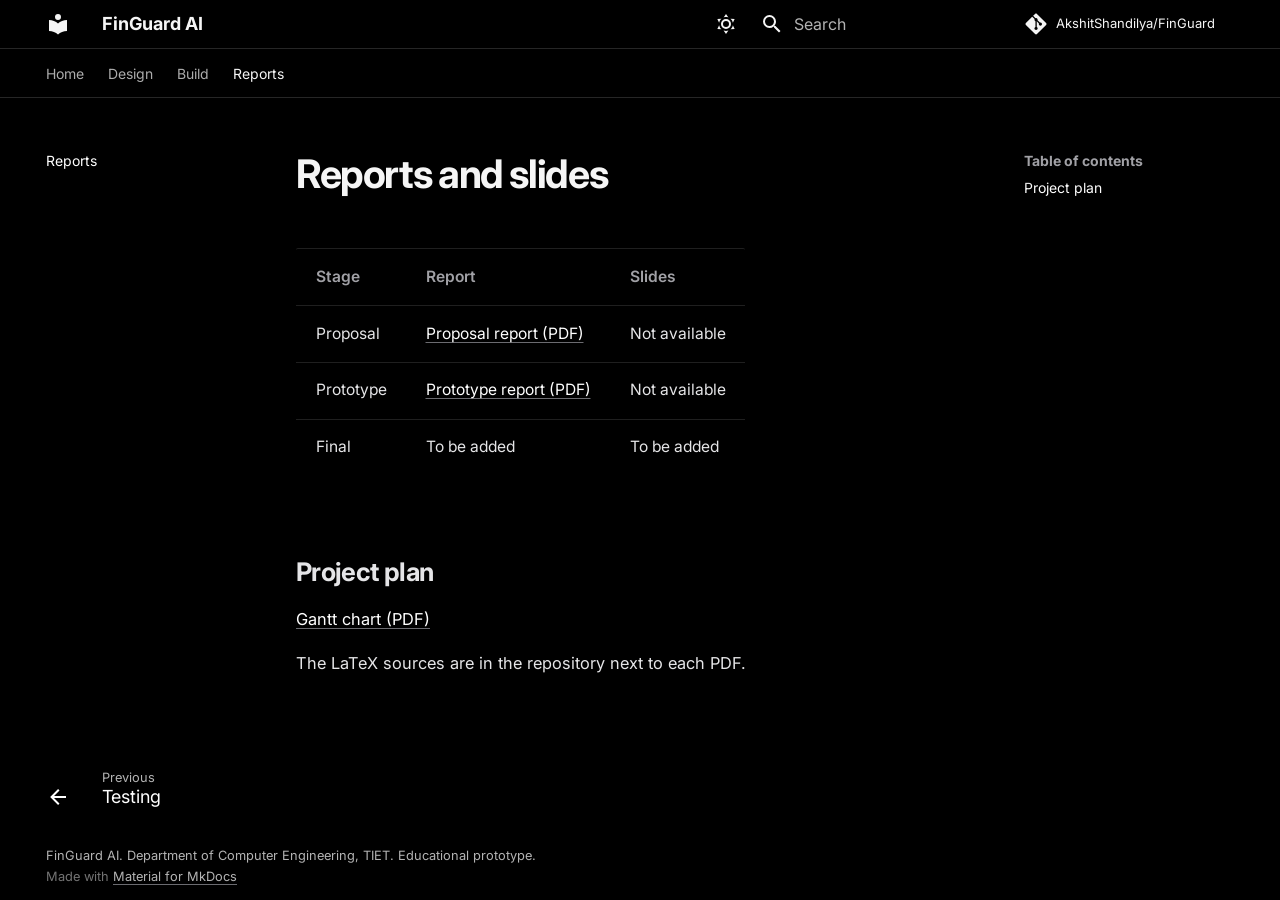
<file: reports/index.html>
<!doctype html>
<html lang="en" class="no-js">
  <head>
    
      <meta charset="utf-8">
      <meta name="viewport" content="width=device-width,initial-scale=1">
      
        <meta name="description" content="Real-time financial fraud detection that explains every decision">
      
      
        <meta name="author" content="Arnav Kathuria, Akshit Shandilya">
      
      
        <link rel="canonical" href="https://akshitshandilya.github.io/FinGuard/reports/">
      
      
        <link rel="prev" href="../testing/">
      
      
      
        
      
      
      <link rel="icon" href="../assets/images/favicon.png">
      <meta name="generator" content="mkdocs-1.6.1, mkdocs-material-9.8.1">
    
    
      
        <title>Reports - FinGuard AI</title>
      
    
    
      <link rel="stylesheet" href="../assets/stylesheets/main.57a0d79d.min.css">
      
        
        <link rel="stylesheet" href="../assets/stylesheets/palette.fb2fffe2.min.css">
      
      


    
    
      
    
    
      
        
        
        <link rel="preconnect" href="https://fonts.gstatic.com" crossorigin>
        <link rel="stylesheet" href="https://fonts.googleapis.com/css?family=Inter:300,300i,400,400i,700,700i%7CIBM+Plex+Mono:400,400i,700,700i&display=fallback">
        <style>:root{--md-text-font:"Inter";--md-code-font:"IBM Plex Mono"}</style>
      
    
    
      <link rel="stylesheet" href="../stylesheets/extra.css">
    
    <script>__md_scope=new URL("..",location),__md_hash=e=>[...e].reduce(((e,_)=>(e<<5)-e+_.charCodeAt(0)),0),__md_get=(e,_=localStorage,t=__md_scope)=>JSON.parse(_.getItem(t.pathname+"."+e)),__md_set=(e,_,t=localStorage,a=__md_scope)=>{try{t.setItem(a.pathname+"."+e,JSON.stringify(_))}catch(e){}}</script>
    
      

    
    
  </head>
  
  
    
    
      
    
    
    
    
    <body dir="ltr" data-md-color-scheme="slate" data-md-color-primary="black" data-md-color-accent="indigo">
  
    
    <input class="md-toggle" data-md-toggle="drawer" type="checkbox" id="__drawer" autocomplete="off">
    <input class="md-toggle" data-md-toggle="search" type="checkbox" id="__search" autocomplete="off">
    <label class="md-overlay" for="__drawer"></label>
    <div data-md-component="skip">
      
        
        <a href="#reports-and-slides" class="md-skip">
          Skip to content
        </a>
      
    </div>
    <div data-md-component="announce">
      
    </div>
    
    
      

<header class="md-header" data-md-component="header">
  <nav class="md-header__inner md-grid" aria-label="Header">
    <a href=".." title="FinGuard AI" class="md-header__button md-logo" aria-label="FinGuard AI" data-md-component="logo">
      
  
  <svg xmlns="http://www.w3.org/2000/svg" viewBox="0 0 24 24"><path d="M12 8a3 3 0 0 0 3-3 3 3 0 0 0-3-3 3 3 0 0 0-3 3 3 3 0 0 0 3 3m0 3.54C9.64 9.35 6.5 8 3 8v11c3.5 0 6.64 1.35 9 3.54 2.36-2.19 5.5-3.54 9-3.54V8c-3.5 0-6.64 1.35-9 3.54"/></svg>

    </a>
    <label class="md-header__button md-icon" for="__drawer">
      
      <svg xmlns="http://www.w3.org/2000/svg" viewBox="0 0 24 24"><path d="M3 6h18v2H3zm0 5h18v2H3zm0 5h18v2H3z"/></svg>
    </label>
    <div class="md-header__title" data-md-component="header-title">
      <div class="md-header__ellipsis">
        <div class="md-header__topic">
          <span class="md-ellipsis">
            FinGuard AI
          </span>
        </div>
        <div class="md-header__topic" data-md-component="header-topic">
          <span class="md-ellipsis">
            
              Reports
            
          </span>
        </div>
      </div>
    </div>
    
      
        <form class="md-header__option" data-md-component="palette">
  
    
    
    
    <input class="md-option" data-md-color-media="" data-md-color-scheme="slate" data-md-color-primary="black" data-md-color-accent="indigo"  aria-label="Switch to light mode"  type="radio" name="__palette" id="__palette_0">
    
      <label class="md-header__button md-icon" title="Switch to light mode" for="__palette_1" hidden>
        <svg xmlns="http://www.w3.org/2000/svg" viewBox="0 0 24 24"><path d="M12 7a5 5 0 0 1 5 5 5 5 0 0 1-5 5 5 5 0 0 1-5-5 5 5 0 0 1 5-5m0 2a3 3 0 0 0-3 3 3 3 0 0 0 3 3 3 3 0 0 0 3-3 3 3 0 0 0-3-3m0-7 2.39 3.42C13.65 5.15 12.84 5 12 5s-1.65.15-2.39.42zM3.34 7l4.16-.35A7.2 7.2 0 0 0 5.94 8.5c-.44.74-.69 1.5-.83 2.29zm.02 10 1.76-3.77a7.131 7.131 0 0 0 2.38 4.14zM20.65 7l-1.77 3.79a7.02 7.02 0 0 0-2.38-4.15zm-.01 10-4.14.36c.59-.51 1.12-1.14 1.54-1.86.42-.73.69-1.5.83-2.29zM12 22l-2.41-3.44c.74.27 1.55.44 2.41.44.82 0 1.63-.17 2.37-.44z"/></svg>
      </label>
    
  
    
    
    
    <input class="md-option" data-md-color-media="" data-md-color-scheme="default" data-md-color-primary="black" data-md-color-accent="indigo"  aria-label="Switch to dark mode"  type="radio" name="__palette" id="__palette_1">
    
      <label class="md-header__button md-icon" title="Switch to dark mode" for="__palette_0" hidden>
        <svg xmlns="http://www.w3.org/2000/svg" viewBox="0 0 24 24"><path d="m17.75 4.09-2.53 1.94.91 3.06-2.63-1.81-2.63 1.81.91-3.06-2.53-1.94L12.44 4l1.06-3 1.06 3zm3.5 6.91-1.64 1.25.59 1.98-1.7-1.17-1.7 1.17.59-1.98L15.75 11l2.06-.05L18.5 9l.69 1.95zm-2.28 4.95c.83-.08 1.72 1.1 1.19 1.85-.32.45-.66.87-1.08 1.27C15.17 23 8.84 23 4.94 19.07c-3.91-3.9-3.91-10.24 0-14.14.4-.4.82-.76 1.27-1.08.75-.53 1.93.36 1.85 1.19-.27 2.86.69 5.83 2.89 8.02a9.96 9.96 0 0 0 8.02 2.89m-1.64 2.02a12.08 12.08 0 0 1-7.8-3.47c-2.17-2.19-3.33-5-3.49-7.82-2.81 3.14-2.7 7.96.31 10.98 3.02 3.01 7.84 3.12 10.98.31"/></svg>
      </label>
    
  
</form>
      
    
    
      <script>var palette=__md_get("__palette");if(palette&&palette.color){if("(prefers-color-scheme)"===palette.color.media){var media=matchMedia("(prefers-color-scheme: light)"),input=document.querySelector(media.matches?"[data-md-color-media='(prefers-color-scheme: light)']":"[data-md-color-media='(prefers-color-scheme: dark)']");palette.color.media=input.getAttribute("data-md-color-media"),palette.color.scheme=input.getAttribute("data-md-color-scheme"),palette.color.primary=input.getAttribute("data-md-color-primary"),palette.color.accent=input.getAttribute("data-md-color-accent")}for(var[key,value]of Object.entries(palette.color))document.body.setAttribute("data-md-color-"+key,value)}</script>
    
    
    
      
      
        <label class="md-header__button md-icon" for="__search">
          
          <svg xmlns="http://www.w3.org/2000/svg" viewBox="0 0 24 24"><path d="M9.5 3A6.5 6.5 0 0 1 16 9.5c0 1.61-.59 3.09-1.56 4.23l.27.27h.79l5 5-1.5 1.5-5-5v-.79l-.27-.27A6.52 6.52 0 0 1 9.5 16 6.5 6.5 0 0 1 3 9.5 6.5 6.5 0 0 1 9.5 3m0 2C7 5 5 7 5 9.5S7 14 9.5 14 14 12 14 9.5 12 5 9.5 5"/></svg>
        </label>
        <div class="md-search" data-md-component="search" role="dialog">
  <label class="md-search__overlay" for="__search"></label>
  <div class="md-search__inner" role="search">
    <form class="md-search__form" name="search">
      <input type="text" class="md-search__input" name="query" aria-label="Search" placeholder="Search" autocapitalize="off" autocorrect="off" autocomplete="off" spellcheck="false" data-md-component="search-query" required>
      <label class="md-search__icon md-icon" for="__search">
        
        <svg xmlns="http://www.w3.org/2000/svg" viewBox="0 0 24 24"><path d="M9.5 3A6.5 6.5 0 0 1 16 9.5c0 1.61-.59 3.09-1.56 4.23l.27.27h.79l5 5-1.5 1.5-5-5v-.79l-.27-.27A6.52 6.52 0 0 1 9.5 16 6.5 6.5 0 0 1 3 9.5 6.5 6.5 0 0 1 9.5 3m0 2C7 5 5 7 5 9.5S7 14 9.5 14 14 12 14 9.5 12 5 9.5 5"/></svg>
        
        <svg xmlns="http://www.w3.org/2000/svg" viewBox="0 0 24 24"><path d="M20 11v2H8l5.5 5.5-1.42 1.42L4.16 12l7.92-7.92L13.5 5.5 8 11z"/></svg>
      </label>
      <nav class="md-search__options" aria-label="Search">
        
        <button type="reset" class="md-search__icon md-icon" title="Clear" aria-label="Clear" tabindex="-1">
          
          <svg xmlns="http://www.w3.org/2000/svg" viewBox="0 0 24 24"><path d="M19 6.41 17.59 5 12 10.59 6.41 5 5 6.41 10.59 12 5 17.59 6.41 19 12 13.41 17.59 19 19 17.59 13.41 12z"/></svg>
        </button>
      </nav>
      
    </form>
    <div class="md-search__output">
      <div class="md-search__scrollwrap" tabindex="0" data-md-scrollfix>
        <div class="md-search-result" data-md-component="search-result">
          <div class="md-search-result__meta">
            Initializing search
          </div>
          <ol class="md-search-result__list" role="presentation"></ol>
        </div>
      </div>
    </div>
  </div>
</div>
      
    
    
      <div class="md-header__source">
        <a href="https://github.com/AkshitShandilya/FinGuard" title="Go to repository" class="md-source" data-md-component="source">
  <div class="md-source__icon md-icon">
    
    <svg xmlns="http://www.w3.org/2000/svg" viewBox="0 0 448 512"><!--! Font Awesome Free 7.1.0 by @fontawesome - https://fontawesome.com License - https://fontawesome.com/license/free (Icons: CC BY 4.0, Fonts: SIL OFL 1.1, Code: MIT License) Copyright 2025 Fonticons, Inc.--><path d="M439.6 236.1 244 40.5c-5.4-5.5-12.8-8.5-20.4-8.5s-15 3-20.4 8.4L162.5 81l51.5 51.5c27.1-9.1 52.7 16.8 43.4 43.7l49.7 49.7c34.2-11.8 61.2 31 35.5 56.7-26.5 26.5-70.2-2.9-56-37.3L240.3 199v121.9c25.3 12.5 22.3 41.8 9.1 55-6.4 6.4-15.2 10.1-24.3 10.1s-17.8-3.6-24.3-10.1c-17.6-17.6-11.1-46.9 11.2-56v-123c-20.8-8.5-24.6-30.7-18.6-45L142.6 101 8.5 235.1C3 240.6 0 247.9 0 255.5s3 15 8.5 20.4l195.6 195.7c5.4 5.4 12.7 8.4 20.4 8.4s15-3 20.4-8.4l194.7-194.7c5.4-5.4 8.4-12.8 8.4-20.4s-3-15-8.4-20.4"/></svg>
  </div>
  <div class="md-source__repository">
    AkshitShandilya/FinGuard
  </div>
</a>
      </div>
    
  </nav>
  
</header>
    
    <div class="md-container" data-md-component="container">
      
      
        
          
            
<nav class="md-tabs" aria-label="Tabs" data-md-component="tabs">
  <div class="md-grid">
    <ul class="md-tabs__list">
      
        
  
  
  
  
    <li class="md-tabs__item">
      <a href=".." class="md-tabs__link">
        
  
  
    
  
  Home

      </a>
    </li>
  

      
        
  
  
  
  
    
    
      <li class="md-tabs__item">
        <a href="../architecture/" class="md-tabs__link">
          
  
  
  Design

        </a>
      </li>
    
  

      
        
  
  
  
  
    
    
      <li class="md-tabs__item">
        <a href="../installation/" class="md-tabs__link">
          
  
  
  Build

        </a>
      </li>
    
  

      
        
  
  
  
    
  
  
    <li class="md-tabs__item md-tabs__item--active">
      <a href="./" class="md-tabs__link">
        
  
  
    
  
  Reports

      </a>
    </li>
  

      
    </ul>
  </div>
</nav>
          
        
      
      <main class="md-main" data-md-component="main">
        <div class="md-main__inner md-grid">
          
            
              
              <div class="md-sidebar md-sidebar--primary" data-md-component="sidebar" data-md-type="navigation" >
                <div class="md-sidebar__scrollwrap">
                  <div class="md-sidebar__inner">
                    


  


<nav class="md-nav md-nav--primary md-nav--lifted" aria-label="Navigation" data-md-level="0">
  <label class="md-nav__title" for="__drawer">
    <a href=".." title="FinGuard AI" class="md-nav__button md-logo" aria-label="FinGuard AI" data-md-component="logo">
      
  
  <svg xmlns="http://www.w3.org/2000/svg" viewBox="0 0 24 24"><path d="M12 8a3 3 0 0 0 3-3 3 3 0 0 0-3-3 3 3 0 0 0-3 3 3 3 0 0 0 3 3m0 3.54C9.64 9.35 6.5 8 3 8v11c3.5 0 6.64 1.35 9 3.54 2.36-2.19 5.5-3.54 9-3.54V8c-3.5 0-6.64 1.35-9 3.54"/></svg>

    </a>
    FinGuard AI
  </label>
  
    <div class="md-nav__source">
      <a href="https://github.com/AkshitShandilya/FinGuard" title="Go to repository" class="md-source" data-md-component="source">
  <div class="md-source__icon md-icon">
    
    <svg xmlns="http://www.w3.org/2000/svg" viewBox="0 0 448 512"><!--! Font Awesome Free 7.1.0 by @fontawesome - https://fontawesome.com License - https://fontawesome.com/license/free (Icons: CC BY 4.0, Fonts: SIL OFL 1.1, Code: MIT License) Copyright 2025 Fonticons, Inc.--><path d="M439.6 236.1 244 40.5c-5.4-5.5-12.8-8.5-20.4-8.5s-15 3-20.4 8.4L162.5 81l51.5 51.5c27.1-9.1 52.7 16.8 43.4 43.7l49.7 49.7c34.2-11.8 61.2 31 35.5 56.7-26.5 26.5-70.2-2.9-56-37.3L240.3 199v121.9c25.3 12.5 22.3 41.8 9.1 55-6.4 6.4-15.2 10.1-24.3 10.1s-17.8-3.6-24.3-10.1c-17.6-17.6-11.1-46.9 11.2-56v-123c-20.8-8.5-24.6-30.7-18.6-45L142.6 101 8.5 235.1C3 240.6 0 247.9 0 255.5s3 15 8.5 20.4l195.6 195.7c5.4 5.4 12.7 8.4 20.4 8.4s15-3 20.4-8.4l194.7-194.7c5.4-5.4 8.4-12.8 8.4-20.4s-3-15-8.4-20.4"/></svg>
  </div>
  <div class="md-source__repository">
    AkshitShandilya/FinGuard
  </div>
</a>
    </div>
  
  <ul class="md-nav__list" data-md-scrollfix>
    
      
      
  
  
  
  
    <li class="md-nav__item">
      <a href=".." class="md-nav__link">
        
  
  
  <span class="md-ellipsis">
    
  
    Home
  

    
  </span>
  
  

      </a>
    </li>
  

    
      
      
  
  
  
  
    
    
    
    
      
      
        
      
    
    
    <li class="md-nav__item md-nav__item--nested">
      
        
        
        <input class="md-nav__toggle md-toggle " type="checkbox" id="__nav_2" >
        
          
          <label class="md-nav__link" for="__nav_2" id="__nav_2_label" tabindex="0">
            
  
  
  <span class="md-ellipsis">
    
  
    Design
  

    
  </span>
  
  

            <span class="md-nav__icon md-icon"></span>
          </label>
        
        <nav class="md-nav" data-md-level="1" aria-labelledby="__nav_2_label" aria-expanded="false">
          <label class="md-nav__title" for="__nav_2">
            <span class="md-nav__icon md-icon"></span>
            
  
    Design
  

          </label>
          <ul class="md-nav__list" data-md-scrollfix>
            
              
                
  
  
  
  
    <li class="md-nav__item">
      <a href="../architecture/" class="md-nav__link">
        
  
  
  <span class="md-ellipsis">
    
  
    Architecture
  

    
  </span>
  
  

      </a>
    </li>
  

              
            
              
                
  
  
  
  
    <li class="md-nav__item">
      <a href="../model/" class="md-nav__link">
        
  
  
  <span class="md-ellipsis">
    
  
    Machine learning
  

    
  </span>
  
  

      </a>
    </li>
  

              
            
              
                
  
  
  
  
    <li class="md-nav__item">
      <a href="../api/" class="md-nav__link">
        
  
  
  <span class="md-ellipsis">
    
  
    API reference
  

    
  </span>
  
  

      </a>
    </li>
  

              
            
              
                
  
  
  
  
    <li class="md-nav__item">
      <a href="../diagrams/" class="md-nav__link">
        
  
  
  <span class="md-ellipsis">
    
  
    Diagrams
  

    
  </span>
  
  

      </a>
    </li>
  

              
            
          </ul>
        </nav>
      
    </li>
  

    
      
      
  
  
  
  
    
    
    
    
      
      
        
      
    
    
    <li class="md-nav__item md-nav__item--nested">
      
        
        
        <input class="md-nav__toggle md-toggle " type="checkbox" id="__nav_3" >
        
          
          <label class="md-nav__link" for="__nav_3" id="__nav_3_label" tabindex="0">
            
  
  
  <span class="md-ellipsis">
    
  
    Build
  

    
  </span>
  
  

            <span class="md-nav__icon md-icon"></span>
          </label>
        
        <nav class="md-nav" data-md-level="1" aria-labelledby="__nav_3_label" aria-expanded="false">
          <label class="md-nav__title" for="__nav_3">
            <span class="md-nav__icon md-icon"></span>
            
  
    Build
  

          </label>
          <ul class="md-nav__list" data-md-scrollfix>
            
              
                
  
  
  
  
    <li class="md-nav__item">
      <a href="../installation/" class="md-nav__link">
        
  
  
  <span class="md-ellipsis">
    
  
    Installation
  

    
  </span>
  
  

      </a>
    </li>
  

              
            
              
                
  
  
  
  
    <li class="md-nav__item">
      <a href="../prototype/" class="md-nav__link">
        
  
  
  <span class="md-ellipsis">
    
  
    Prototype
  

    
  </span>
  
  

      </a>
    </li>
  

              
            
              
                
  
  
  
  
    <li class="md-nav__item">
      <a href="../testing/" class="md-nav__link">
        
  
  
  <span class="md-ellipsis">
    
  
    Testing
  

    
  </span>
  
  

      </a>
    </li>
  

              
            
          </ul>
        </nav>
      
    </li>
  

    
      
      
  
  
    
  
  
  
    <li class="md-nav__item md-nav__item--active">
      
      <input class="md-nav__toggle md-toggle" type="checkbox" id="__toc">
      
      
        
      
      
        <label class="md-nav__link md-nav__link--active" for="__toc">
          
  
  
  <span class="md-ellipsis">
    
  
    Reports
  

    
  </span>
  
  

          <span class="md-nav__icon md-icon"></span>
        </label>
      
      <a href="./" class="md-nav__link md-nav__link--active">
        
  
  
  <span class="md-ellipsis">
    
  
    Reports
  

    
  </span>
  
  

      </a>
      
        

<nav class="md-nav md-nav--secondary" aria-label="Table of contents">
  
  
  
    
  
  
    <label class="md-nav__title" for="__toc">
      <span class="md-nav__icon md-icon"></span>
      Table of contents
    </label>
    <ul class="md-nav__list" data-md-component="toc" data-md-scrollfix>
      
        <li class="md-nav__item">
  <a href="#project-plan" class="md-nav__link">
    <span class="md-ellipsis">
      
        Project plan
      
    </span>
  </a>
  
</li>
      
    </ul>
  
</nav>
      
    </li>
  

    
  </ul>
</nav>
                  </div>
                </div>
              </div>
            
            
              
              <div class="md-sidebar md-sidebar--secondary" data-md-component="sidebar" data-md-type="toc" >
                <div class="md-sidebar__scrollwrap">
                  <div class="md-sidebar__inner">
                    

<nav class="md-nav md-nav--secondary" aria-label="Table of contents">
  
  
  
    
  
  
    <label class="md-nav__title" for="__toc">
      <span class="md-nav__icon md-icon"></span>
      Table of contents
    </label>
    <ul class="md-nav__list" data-md-component="toc" data-md-scrollfix>
      
        <li class="md-nav__item">
  <a href="#project-plan" class="md-nav__link">
    <span class="md-ellipsis">
      
        Project plan
      
    </span>
  </a>
  
</li>
      
    </ul>
  
</nav>
                  </div>
                </div>
              </div>
            
          
          
            <div class="md-content" data-md-component="content">
              
              <article class="md-content__inner md-typeset">
                
                  


  
  


<h1 id="reports-and-slides">Reports and slides<a class="headerlink" href="#reports-and-slides" title="Permanent link">&para;</a></h1>
<table>
<thead>
<tr>
<th>Stage</th>
<th>Report</th>
<th>Slides</th>
</tr>
</thead>
<tbody>
<tr>
<td>Proposal</td>
<td><a href="Research_proposal.pdf">Proposal report (PDF)</a></td>
<td>Not available</td>
</tr>
<tr>
<td>Prototype</td>
<td><a href="Prototype.pdf">Prototype report (PDF)</a></td>
<td>Not available</td>
</tr>
<tr>
<td>Final</td>
<td>To be added</td>
<td>To be added</td>
</tr>
</tbody>
</table>
<h2 id="project-plan">Project plan<a class="headerlink" href="#project-plan" title="Permanent link">&para;</a></h2>
<p><a href="../gantt/gantt-chart.pdf">Gantt chart (PDF)</a></p>
<p>The LaTeX sources are in the repository next to each PDF.</p>












                
              </article>
            </div>
          
          
<script>var target=document.getElementById(location.hash.slice(1));target&&target.name&&(target.checked=target.name.startsWith("__tabbed_"))</script>
        </div>
        
          <button type="button" class="md-top md-icon" data-md-component="top" hidden>
  
  <svg xmlns="http://www.w3.org/2000/svg" viewBox="0 0 24 24"><path d="M13 20h-2V8l-5.5 5.5-1.42-1.42L12 4.16l7.92 7.92-1.42 1.42L13 8z"/></svg>
  Back to top
</button>
        
      </main>
      
        <footer class="md-footer">
  
    
      
      <nav class="md-footer__inner md-grid" aria-label="Footer" >
        
          
          <a href="../testing/" class="md-footer__link md-footer__link--prev" aria-label="Previous: Testing">
            <div class="md-footer__button md-icon">
              
              <svg xmlns="http://www.w3.org/2000/svg" viewBox="0 0 24 24"><path d="M20 11v2H8l5.5 5.5-1.42 1.42L4.16 12l7.92-7.92L13.5 5.5 8 11z"/></svg>
            </div>
            <div class="md-footer__title">
              <span class="md-footer__direction">
                Previous
              </span>
              <div class="md-ellipsis">
                Testing
              </div>
            </div>
          </a>
        
        
      </nav>
    
  
  <div class="md-footer-meta md-typeset">
    <div class="md-footer-meta__inner md-grid">
      <div class="md-copyright">
  
    <div class="md-copyright__highlight">
      FinGuard AI. Department of Computer Engineering, TIET. Educational prototype.
    </div>
  
  
    Made with
    <a href="https://squidfunk.github.io/mkdocs-material/" target="_blank" rel="noopener">
      Material for MkDocs
    </a>
  
</div>
      
    </div>
  </div>
</footer>
      
    </div>
    <div class="md-dialog" data-md-component="dialog">
      <div class="md-dialog__inner md-typeset"></div>
    </div>
    
    
    
      
      
      <script id="__config" type="application/json">{"annotate": null, "base": "..", "features": ["navigation.tabs", "navigation.sections", "navigation.top", "navigation.instant", "navigation.footer", "search.highlight", "content.code.copy", "toc.follow"], "search": "../assets/javascripts/workers/search.a7633da7.min.js", "tags": null, "translations": {"clipboard.copied": "Copied to clipboard", "clipboard.copy": "Copy to clipboard", "search.result.more.one": "1 more on this page", "search.result.more.other": "# more on this page", "search.result.none": "No matching documents", "search.result.one": "1 matching document", "search.result.other": "# matching documents", "search.result.placeholder": "Type to start searching", "search.result.term.missing": "Missing", "select.version": "Select version"}, "version": null}</script>
    
    
      <script src="../assets/javascripts/bundle.a5f9d56c.min.js"></script>
      
    
  </body>
</html>
</file>
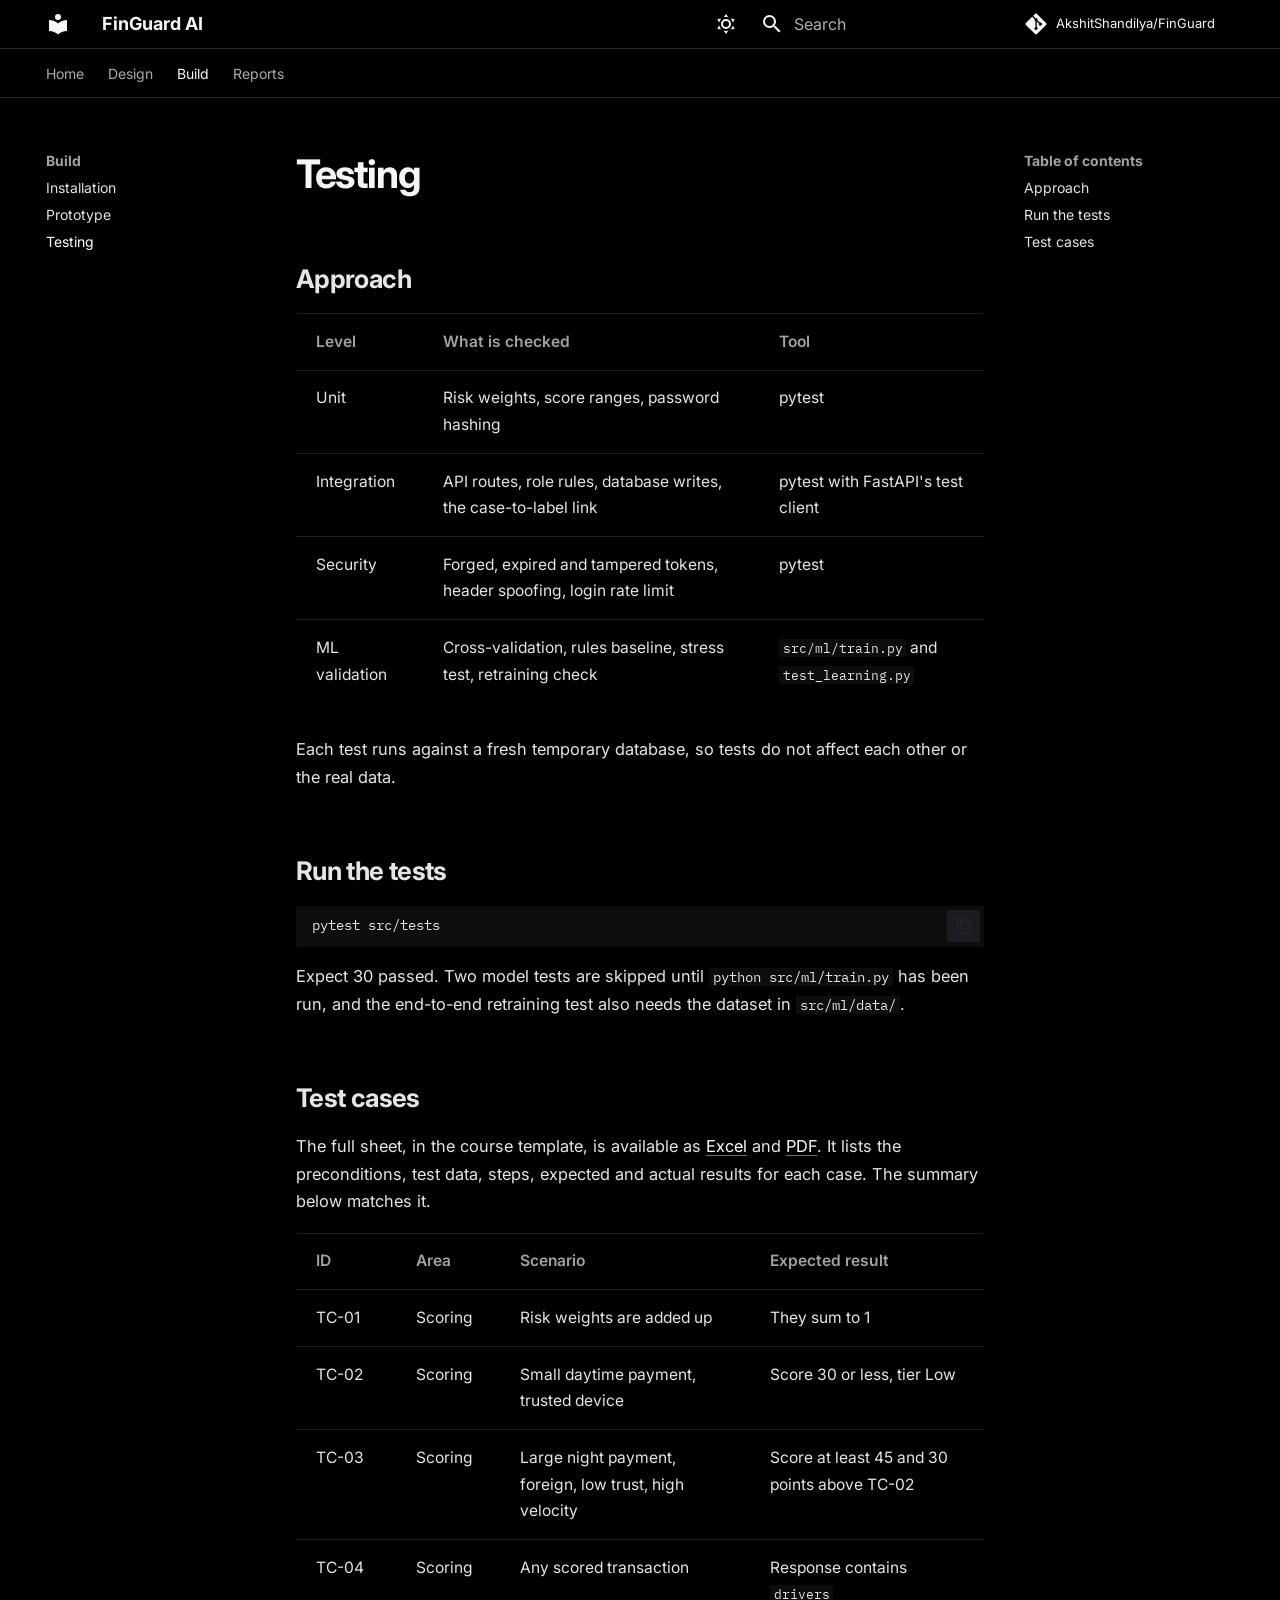
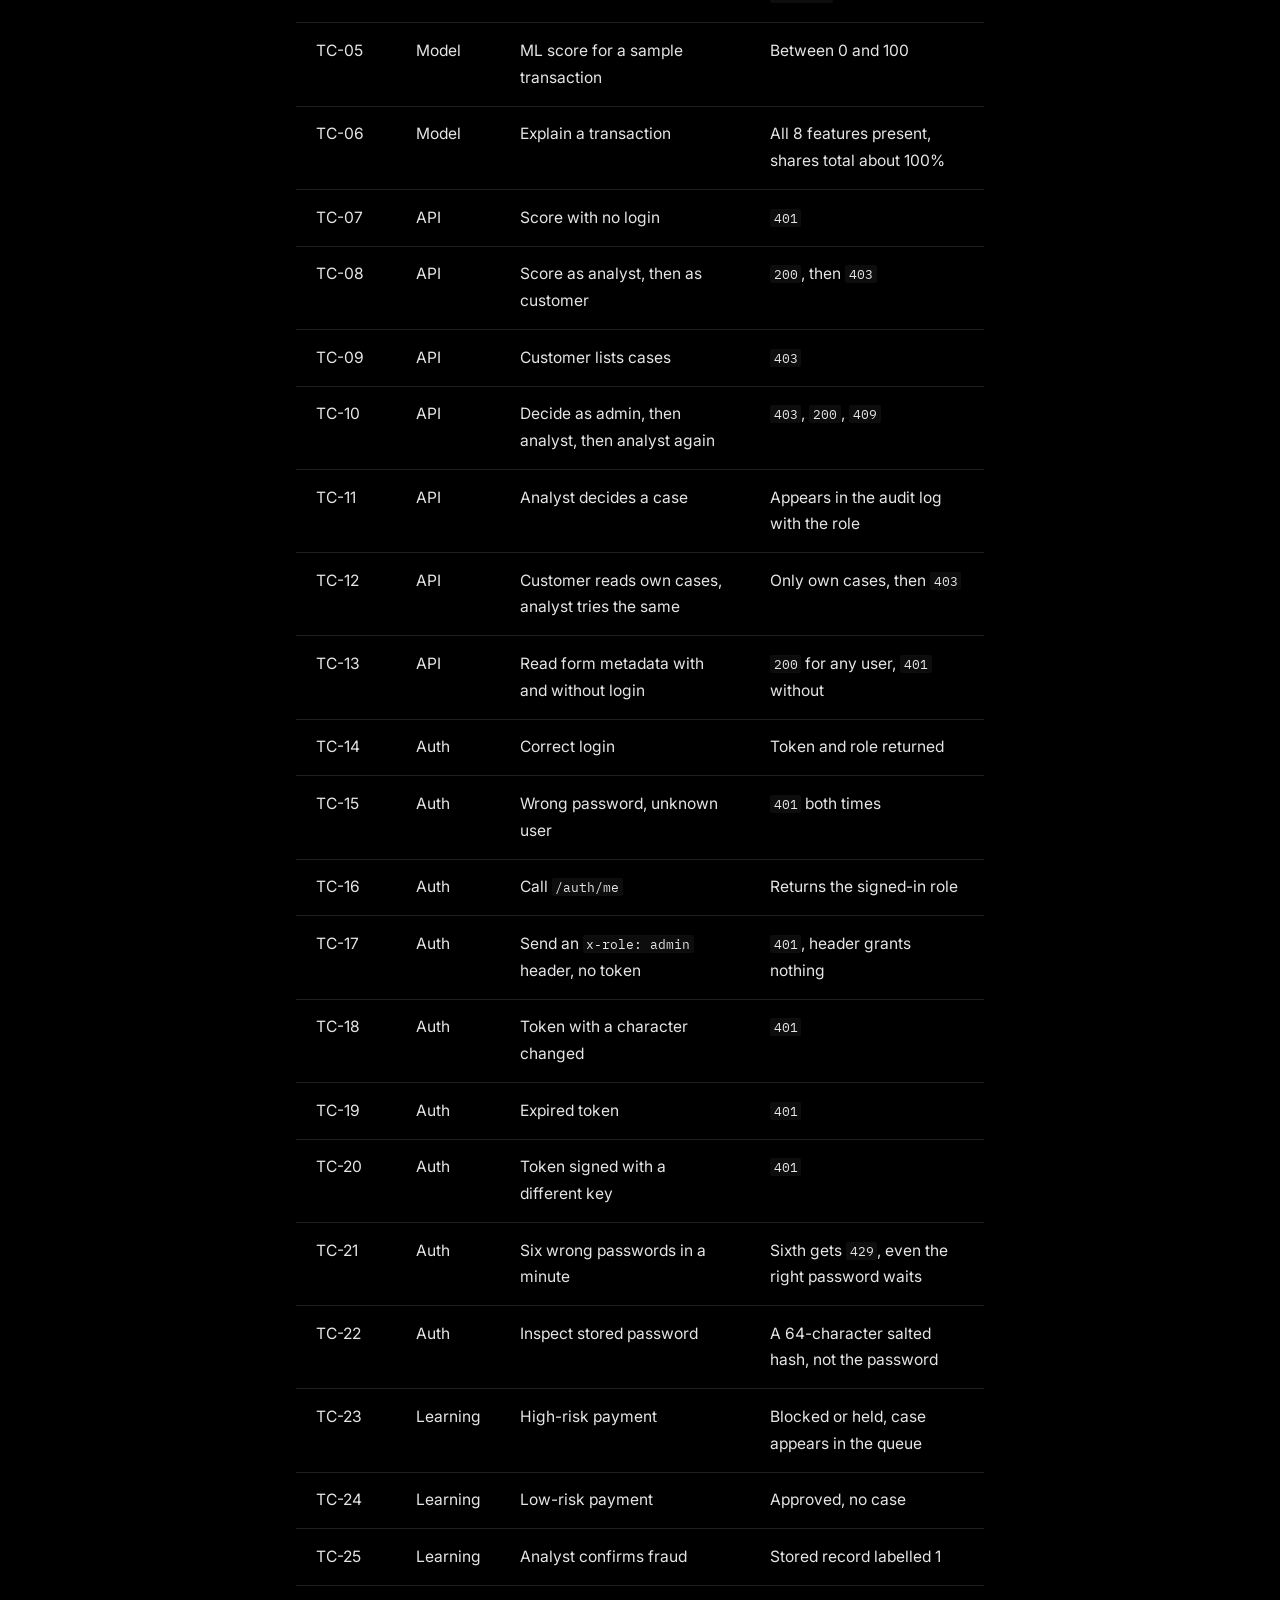
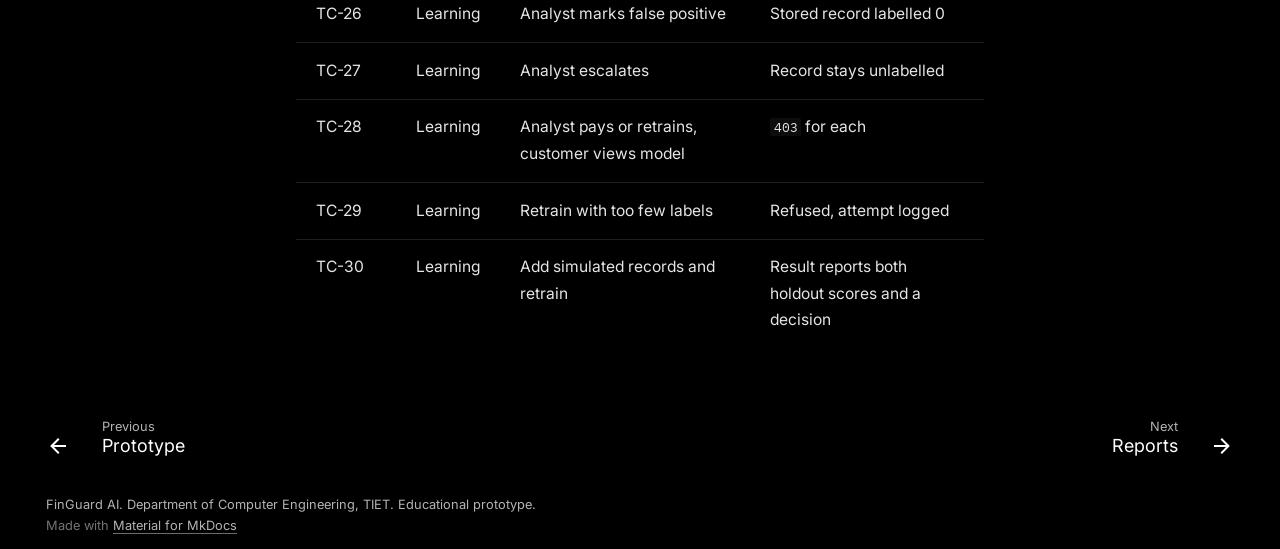
<file: testing/index.html>
<!doctype html>
<html lang="en" class="no-js">
  <head>
    
      <meta charset="utf-8">
      <meta name="viewport" content="width=device-width,initial-scale=1">
      
        <meta name="description" content="Real-time financial fraud detection that explains every decision">
      
      
        <meta name="author" content="Arnav Kathuria, Akshit Shandilya">
      
      
        <link rel="canonical" href="https://akshitshandilya.github.io/FinGuard/testing/">
      
      
        <link rel="prev" href="../prototype/">
      
      
        <link rel="next" href="../reports/">
      
      
        
      
      
      <link rel="icon" href="../assets/images/favicon.png">
      <meta name="generator" content="mkdocs-1.6.1, mkdocs-material-9.8.1">
    
    
      
        <title>Testing - FinGuard AI</title>
      
    
    
      <link rel="stylesheet" href="../assets/stylesheets/main.57a0d79d.min.css">
      
        
        <link rel="stylesheet" href="../assets/stylesheets/palette.fb2fffe2.min.css">
      
      


    
    
      
    
    
      
        
        
        <link rel="preconnect" href="https://fonts.gstatic.com" crossorigin>
        <link rel="stylesheet" href="https://fonts.googleapis.com/css?family=Inter:300,300i,400,400i,700,700i%7CIBM+Plex+Mono:400,400i,700,700i&display=fallback">
        <style>:root{--md-text-font:"Inter";--md-code-font:"IBM Plex Mono"}</style>
      
    
    
      <link rel="stylesheet" href="../stylesheets/extra.css">
    
    <script>__md_scope=new URL("..",location),__md_hash=e=>[...e].reduce(((e,_)=>(e<<5)-e+_.charCodeAt(0)),0),__md_get=(e,_=localStorage,t=__md_scope)=>JSON.parse(_.getItem(t.pathname+"."+e)),__md_set=(e,_,t=localStorage,a=__md_scope)=>{try{t.setItem(a.pathname+"."+e,JSON.stringify(_))}catch(e){}}</script>
    
      

    
    
  </head>
  
  
    
    
      
    
    
    
    
    <body dir="ltr" data-md-color-scheme="slate" data-md-color-primary="black" data-md-color-accent="indigo">
  
    
    <input class="md-toggle" data-md-toggle="drawer" type="checkbox" id="__drawer" autocomplete="off">
    <input class="md-toggle" data-md-toggle="search" type="checkbox" id="__search" autocomplete="off">
    <label class="md-overlay" for="__drawer"></label>
    <div data-md-component="skip">
      
        
        <a href="#testing" class="md-skip">
          Skip to content
        </a>
      
    </div>
    <div data-md-component="announce">
      
    </div>
    
    
      

<header class="md-header" data-md-component="header">
  <nav class="md-header__inner md-grid" aria-label="Header">
    <a href=".." title="FinGuard AI" class="md-header__button md-logo" aria-label="FinGuard AI" data-md-component="logo">
      
  
  <svg xmlns="http://www.w3.org/2000/svg" viewBox="0 0 24 24"><path d="M12 8a3 3 0 0 0 3-3 3 3 0 0 0-3-3 3 3 0 0 0-3 3 3 3 0 0 0 3 3m0 3.54C9.64 9.35 6.5 8 3 8v11c3.5 0 6.64 1.35 9 3.54 2.36-2.19 5.5-3.54 9-3.54V8c-3.5 0-6.64 1.35-9 3.54"/></svg>

    </a>
    <label class="md-header__button md-icon" for="__drawer">
      
      <svg xmlns="http://www.w3.org/2000/svg" viewBox="0 0 24 24"><path d="M3 6h18v2H3zm0 5h18v2H3zm0 5h18v2H3z"/></svg>
    </label>
    <div class="md-header__title" data-md-component="header-title">
      <div class="md-header__ellipsis">
        <div class="md-header__topic">
          <span class="md-ellipsis">
            FinGuard AI
          </span>
        </div>
        <div class="md-header__topic" data-md-component="header-topic">
          <span class="md-ellipsis">
            
              Testing
            
          </span>
        </div>
      </div>
    </div>
    
      
        <form class="md-header__option" data-md-component="palette">
  
    
    
    
    <input class="md-option" data-md-color-media="" data-md-color-scheme="slate" data-md-color-primary="black" data-md-color-accent="indigo"  aria-label="Switch to light mode"  type="radio" name="__palette" id="__palette_0">
    
      <label class="md-header__button md-icon" title="Switch to light mode" for="__palette_1" hidden>
        <svg xmlns="http://www.w3.org/2000/svg" viewBox="0 0 24 24"><path d="M12 7a5 5 0 0 1 5 5 5 5 0 0 1-5 5 5 5 0 0 1-5-5 5 5 0 0 1 5-5m0 2a3 3 0 0 0-3 3 3 3 0 0 0 3 3 3 3 0 0 0 3-3 3 3 0 0 0-3-3m0-7 2.39 3.42C13.65 5.15 12.84 5 12 5s-1.65.15-2.39.42zM3.34 7l4.16-.35A7.2 7.2 0 0 0 5.94 8.5c-.44.74-.69 1.5-.83 2.29zm.02 10 1.76-3.77a7.131 7.131 0 0 0 2.38 4.14zM20.65 7l-1.77 3.79a7.02 7.02 0 0 0-2.38-4.15zm-.01 10-4.14.36c.59-.51 1.12-1.14 1.54-1.86.42-.73.69-1.5.83-2.29zM12 22l-2.41-3.44c.74.27 1.55.44 2.41.44.82 0 1.63-.17 2.37-.44z"/></svg>
      </label>
    
  
    
    
    
    <input class="md-option" data-md-color-media="" data-md-color-scheme="default" data-md-color-primary="black" data-md-color-accent="indigo"  aria-label="Switch to dark mode"  type="radio" name="__palette" id="__palette_1">
    
      <label class="md-header__button md-icon" title="Switch to dark mode" for="__palette_0" hidden>
        <svg xmlns="http://www.w3.org/2000/svg" viewBox="0 0 24 24"><path d="m17.75 4.09-2.53 1.94.91 3.06-2.63-1.81-2.63 1.81.91-3.06-2.53-1.94L12.44 4l1.06-3 1.06 3zm3.5 6.91-1.64 1.25.59 1.98-1.7-1.17-1.7 1.17.59-1.98L15.75 11l2.06-.05L18.5 9l.69 1.95zm-2.28 4.95c.83-.08 1.72 1.1 1.19 1.85-.32.45-.66.87-1.08 1.27C15.17 23 8.84 23 4.94 19.07c-3.91-3.9-3.91-10.24 0-14.14.4-.4.82-.76 1.27-1.08.75-.53 1.93.36 1.85 1.19-.27 2.86.69 5.83 2.89 8.02a9.96 9.96 0 0 0 8.02 2.89m-1.64 2.02a12.08 12.08 0 0 1-7.8-3.47c-2.17-2.19-3.33-5-3.49-7.82-2.81 3.14-2.7 7.96.31 10.98 3.02 3.01 7.84 3.12 10.98.31"/></svg>
      </label>
    
  
</form>
      
    
    
      <script>var palette=__md_get("__palette");if(palette&&palette.color){if("(prefers-color-scheme)"===palette.color.media){var media=matchMedia("(prefers-color-scheme: light)"),input=document.querySelector(media.matches?"[data-md-color-media='(prefers-color-scheme: light)']":"[data-md-color-media='(prefers-color-scheme: dark)']");palette.color.media=input.getAttribute("data-md-color-media"),palette.color.scheme=input.getAttribute("data-md-color-scheme"),palette.color.primary=input.getAttribute("data-md-color-primary"),palette.color.accent=input.getAttribute("data-md-color-accent")}for(var[key,value]of Object.entries(palette.color))document.body.setAttribute("data-md-color-"+key,value)}</script>
    
    
    
      
      
        <label class="md-header__button md-icon" for="__search">
          
          <svg xmlns="http://www.w3.org/2000/svg" viewBox="0 0 24 24"><path d="M9.5 3A6.5 6.5 0 0 1 16 9.5c0 1.61-.59 3.09-1.56 4.23l.27.27h.79l5 5-1.5 1.5-5-5v-.79l-.27-.27A6.52 6.52 0 0 1 9.5 16 6.5 6.5 0 0 1 3 9.5 6.5 6.5 0 0 1 9.5 3m0 2C7 5 5 7 5 9.5S7 14 9.5 14 14 12 14 9.5 12 5 9.5 5"/></svg>
        </label>
        <div class="md-search" data-md-component="search" role="dialog">
  <label class="md-search__overlay" for="__search"></label>
  <div class="md-search__inner" role="search">
    <form class="md-search__form" name="search">
      <input type="text" class="md-search__input" name="query" aria-label="Search" placeholder="Search" autocapitalize="off" autocorrect="off" autocomplete="off" spellcheck="false" data-md-component="search-query" required>
      <label class="md-search__icon md-icon" for="__search">
        
        <svg xmlns="http://www.w3.org/2000/svg" viewBox="0 0 24 24"><path d="M9.5 3A6.5 6.5 0 0 1 16 9.5c0 1.61-.59 3.09-1.56 4.23l.27.27h.79l5 5-1.5 1.5-5-5v-.79l-.27-.27A6.52 6.52 0 0 1 9.5 16 6.5 6.5 0 0 1 3 9.5 6.5 6.5 0 0 1 9.5 3m0 2C7 5 5 7 5 9.5S7 14 9.5 14 14 12 14 9.5 12 5 9.5 5"/></svg>
        
        <svg xmlns="http://www.w3.org/2000/svg" viewBox="0 0 24 24"><path d="M20 11v2H8l5.5 5.5-1.42 1.42L4.16 12l7.92-7.92L13.5 5.5 8 11z"/></svg>
      </label>
      <nav class="md-search__options" aria-label="Search">
        
        <button type="reset" class="md-search__icon md-icon" title="Clear" aria-label="Clear" tabindex="-1">
          
          <svg xmlns="http://www.w3.org/2000/svg" viewBox="0 0 24 24"><path d="M19 6.41 17.59 5 12 10.59 6.41 5 5 6.41 10.59 12 5 17.59 6.41 19 12 13.41 17.59 19 19 17.59 13.41 12z"/></svg>
        </button>
      </nav>
      
    </form>
    <div class="md-search__output">
      <div class="md-search__scrollwrap" tabindex="0" data-md-scrollfix>
        <div class="md-search-result" data-md-component="search-result">
          <div class="md-search-result__meta">
            Initializing search
          </div>
          <ol class="md-search-result__list" role="presentation"></ol>
        </div>
      </div>
    </div>
  </div>
</div>
      
    
    
      <div class="md-header__source">
        <a href="https://github.com/AkshitShandilya/FinGuard" title="Go to repository" class="md-source" data-md-component="source">
  <div class="md-source__icon md-icon">
    
    <svg xmlns="http://www.w3.org/2000/svg" viewBox="0 0 448 512"><!--! Font Awesome Free 7.1.0 by @fontawesome - https://fontawesome.com License - https://fontawesome.com/license/free (Icons: CC BY 4.0, Fonts: SIL OFL 1.1, Code: MIT License) Copyright 2025 Fonticons, Inc.--><path d="M439.6 236.1 244 40.5c-5.4-5.5-12.8-8.5-20.4-8.5s-15 3-20.4 8.4L162.5 81l51.5 51.5c27.1-9.1 52.7 16.8 43.4 43.7l49.7 49.7c34.2-11.8 61.2 31 35.5 56.7-26.5 26.5-70.2-2.9-56-37.3L240.3 199v121.9c25.3 12.5 22.3 41.8 9.1 55-6.4 6.4-15.2 10.1-24.3 10.1s-17.8-3.6-24.3-10.1c-17.6-17.6-11.1-46.9 11.2-56v-123c-20.8-8.5-24.6-30.7-18.6-45L142.6 101 8.5 235.1C3 240.6 0 247.9 0 255.5s3 15 8.5 20.4l195.6 195.7c5.4 5.4 12.7 8.4 20.4 8.4s15-3 20.4-8.4l194.7-194.7c5.4-5.4 8.4-12.8 8.4-20.4s-3-15-8.4-20.4"/></svg>
  </div>
  <div class="md-source__repository">
    AkshitShandilya/FinGuard
  </div>
</a>
      </div>
    
  </nav>
  
</header>
    
    <div class="md-container" data-md-component="container">
      
      
        
          
            
<nav class="md-tabs" aria-label="Tabs" data-md-component="tabs">
  <div class="md-grid">
    <ul class="md-tabs__list">
      
        
  
  
  
  
    <li class="md-tabs__item">
      <a href=".." class="md-tabs__link">
        
  
  
    
  
  Home

      </a>
    </li>
  

      
        
  
  
  
  
    
    
      <li class="md-tabs__item">
        <a href="../architecture/" class="md-tabs__link">
          
  
  
  Design

        </a>
      </li>
    
  

      
        
  
  
  
    
  
  
    
    
      <li class="md-tabs__item md-tabs__item--active">
        <a href="../installation/" class="md-tabs__link">
          
  
  
  Build

        </a>
      </li>
    
  

      
        
  
  
  
  
    <li class="md-tabs__item">
      <a href="../reports/" class="md-tabs__link">
        
  
  
    
  
  Reports

      </a>
    </li>
  

      
    </ul>
  </div>
</nav>
          
        
      
      <main class="md-main" data-md-component="main">
        <div class="md-main__inner md-grid">
          
            
              
              <div class="md-sidebar md-sidebar--primary" data-md-component="sidebar" data-md-type="navigation" >
                <div class="md-sidebar__scrollwrap">
                  <div class="md-sidebar__inner">
                    


  


<nav class="md-nav md-nav--primary md-nav--lifted" aria-label="Navigation" data-md-level="0">
  <label class="md-nav__title" for="__drawer">
    <a href=".." title="FinGuard AI" class="md-nav__button md-logo" aria-label="FinGuard AI" data-md-component="logo">
      
  
  <svg xmlns="http://www.w3.org/2000/svg" viewBox="0 0 24 24"><path d="M12 8a3 3 0 0 0 3-3 3 3 0 0 0-3-3 3 3 0 0 0-3 3 3 3 0 0 0 3 3m0 3.54C9.64 9.35 6.5 8 3 8v11c3.5 0 6.64 1.35 9 3.54 2.36-2.19 5.5-3.54 9-3.54V8c-3.5 0-6.64 1.35-9 3.54"/></svg>

    </a>
    FinGuard AI
  </label>
  
    <div class="md-nav__source">
      <a href="https://github.com/AkshitShandilya/FinGuard" title="Go to repository" class="md-source" data-md-component="source">
  <div class="md-source__icon md-icon">
    
    <svg xmlns="http://www.w3.org/2000/svg" viewBox="0 0 448 512"><!--! Font Awesome Free 7.1.0 by @fontawesome - https://fontawesome.com License - https://fontawesome.com/license/free (Icons: CC BY 4.0, Fonts: SIL OFL 1.1, Code: MIT License) Copyright 2025 Fonticons, Inc.--><path d="M439.6 236.1 244 40.5c-5.4-5.5-12.8-8.5-20.4-8.5s-15 3-20.4 8.4L162.5 81l51.5 51.5c27.1-9.1 52.7 16.8 43.4 43.7l49.7 49.7c34.2-11.8 61.2 31 35.5 56.7-26.5 26.5-70.2-2.9-56-37.3L240.3 199v121.9c25.3 12.5 22.3 41.8 9.1 55-6.4 6.4-15.2 10.1-24.3 10.1s-17.8-3.6-24.3-10.1c-17.6-17.6-11.1-46.9 11.2-56v-123c-20.8-8.5-24.6-30.7-18.6-45L142.6 101 8.5 235.1C3 240.6 0 247.9 0 255.5s3 15 8.5 20.4l195.6 195.7c5.4 5.4 12.7 8.4 20.4 8.4s15-3 20.4-8.4l194.7-194.7c5.4-5.4 8.4-12.8 8.4-20.4s-3-15-8.4-20.4"/></svg>
  </div>
  <div class="md-source__repository">
    AkshitShandilya/FinGuard
  </div>
</a>
    </div>
  
  <ul class="md-nav__list" data-md-scrollfix>
    
      
      
  
  
  
  
    <li class="md-nav__item">
      <a href=".." class="md-nav__link">
        
  
  
  <span class="md-ellipsis">
    
  
    Home
  

    
  </span>
  
  

      </a>
    </li>
  

    
      
      
  
  
  
  
    
    
    
    
      
      
        
      
    
    
    <li class="md-nav__item md-nav__item--nested">
      
        
        
        <input class="md-nav__toggle md-toggle " type="checkbox" id="__nav_2" >
        
          
          <label class="md-nav__link" for="__nav_2" id="__nav_2_label" tabindex="0">
            
  
  
  <span class="md-ellipsis">
    
  
    Design
  

    
  </span>
  
  

            <span class="md-nav__icon md-icon"></span>
          </label>
        
        <nav class="md-nav" data-md-level="1" aria-labelledby="__nav_2_label" aria-expanded="false">
          <label class="md-nav__title" for="__nav_2">
            <span class="md-nav__icon md-icon"></span>
            
  
    Design
  

          </label>
          <ul class="md-nav__list" data-md-scrollfix>
            
              
                
  
  
  
  
    <li class="md-nav__item">
      <a href="../architecture/" class="md-nav__link">
        
  
  
  <span class="md-ellipsis">
    
  
    Architecture
  

    
  </span>
  
  

      </a>
    </li>
  

              
            
              
                
  
  
  
  
    <li class="md-nav__item">
      <a href="../model/" class="md-nav__link">
        
  
  
  <span class="md-ellipsis">
    
  
    Machine learning
  

    
  </span>
  
  

      </a>
    </li>
  

              
            
              
                
  
  
  
  
    <li class="md-nav__item">
      <a href="../api/" class="md-nav__link">
        
  
  
  <span class="md-ellipsis">
    
  
    API reference
  

    
  </span>
  
  

      </a>
    </li>
  

              
            
              
                
  
  
  
  
    <li class="md-nav__item">
      <a href="../diagrams/" class="md-nav__link">
        
  
  
  <span class="md-ellipsis">
    
  
    Diagrams
  

    
  </span>
  
  

      </a>
    </li>
  

              
            
          </ul>
        </nav>
      
    </li>
  

    
      
      
  
  
    
  
  
  
    
    
    
    
      
        
        
      
      
        
      
    
    
    <li class="md-nav__item md-nav__item--active md-nav__item--section md-nav__item--nested">
      
        
        
        <input class="md-nav__toggle md-toggle " type="checkbox" id="__nav_3" checked>
        
          
          <label class="md-nav__link" for="__nav_3" id="__nav_3_label" tabindex="">
            
  
  
  <span class="md-ellipsis">
    
  
    Build
  

    
  </span>
  
  

            <span class="md-nav__icon md-icon"></span>
          </label>
        
        <nav class="md-nav" data-md-level="1" aria-labelledby="__nav_3_label" aria-expanded="true">
          <label class="md-nav__title" for="__nav_3">
            <span class="md-nav__icon md-icon"></span>
            
  
    Build
  

          </label>
          <ul class="md-nav__list" data-md-scrollfix>
            
              
                
  
  
  
  
    <li class="md-nav__item">
      <a href="../installation/" class="md-nav__link">
        
  
  
  <span class="md-ellipsis">
    
  
    Installation
  

    
  </span>
  
  

      </a>
    </li>
  

              
            
              
                
  
  
  
  
    <li class="md-nav__item">
      <a href="../prototype/" class="md-nav__link">
        
  
  
  <span class="md-ellipsis">
    
  
    Prototype
  

    
  </span>
  
  

      </a>
    </li>
  

              
            
              
                
  
  
    
  
  
  
    <li class="md-nav__item md-nav__item--active">
      
      <input class="md-nav__toggle md-toggle" type="checkbox" id="__toc">
      
      
        
      
      
        <label class="md-nav__link md-nav__link--active" for="__toc">
          
  
  
  <span class="md-ellipsis">
    
  
    Testing
  

    
  </span>
  
  

          <span class="md-nav__icon md-icon"></span>
        </label>
      
      <a href="./" class="md-nav__link md-nav__link--active">
        
  
  
  <span class="md-ellipsis">
    
  
    Testing
  

    
  </span>
  
  

      </a>
      
        

<nav class="md-nav md-nav--secondary" aria-label="Table of contents">
  
  
  
    
  
  
    <label class="md-nav__title" for="__toc">
      <span class="md-nav__icon md-icon"></span>
      Table of contents
    </label>
    <ul class="md-nav__list" data-md-component="toc" data-md-scrollfix>
      
        <li class="md-nav__item">
  <a href="#approach" class="md-nav__link">
    <span class="md-ellipsis">
      
        Approach
      
    </span>
  </a>
  
</li>
      
        <li class="md-nav__item">
  <a href="#run-the-tests" class="md-nav__link">
    <span class="md-ellipsis">
      
        Run the tests
      
    </span>
  </a>
  
</li>
      
        <li class="md-nav__item">
  <a href="#test-cases" class="md-nav__link">
    <span class="md-ellipsis">
      
        Test cases
      
    </span>
  </a>
  
</li>
      
    </ul>
  
</nav>
      
    </li>
  

              
            
          </ul>
        </nav>
      
    </li>
  

    
      
      
  
  
  
  
    <li class="md-nav__item">
      <a href="../reports/" class="md-nav__link">
        
  
  
  <span class="md-ellipsis">
    
  
    Reports
  

    
  </span>
  
  

      </a>
    </li>
  

    
  </ul>
</nav>
                  </div>
                </div>
              </div>
            
            
              
              <div class="md-sidebar md-sidebar--secondary" data-md-component="sidebar" data-md-type="toc" >
                <div class="md-sidebar__scrollwrap">
                  <div class="md-sidebar__inner">
                    

<nav class="md-nav md-nav--secondary" aria-label="Table of contents">
  
  
  
    
  
  
    <label class="md-nav__title" for="__toc">
      <span class="md-nav__icon md-icon"></span>
      Table of contents
    </label>
    <ul class="md-nav__list" data-md-component="toc" data-md-scrollfix>
      
        <li class="md-nav__item">
  <a href="#approach" class="md-nav__link">
    <span class="md-ellipsis">
      
        Approach
      
    </span>
  </a>
  
</li>
      
        <li class="md-nav__item">
  <a href="#run-the-tests" class="md-nav__link">
    <span class="md-ellipsis">
      
        Run the tests
      
    </span>
  </a>
  
</li>
      
        <li class="md-nav__item">
  <a href="#test-cases" class="md-nav__link">
    <span class="md-ellipsis">
      
        Test cases
      
    </span>
  </a>
  
</li>
      
    </ul>
  
</nav>
                  </div>
                </div>
              </div>
            
          
          
            <div class="md-content" data-md-component="content">
              
              <article class="md-content__inner md-typeset">
                
                  


  
  


<h1 id="testing">Testing<a class="headerlink" href="#testing" title="Permanent link">&para;</a></h1>
<h2 id="approach">Approach<a class="headerlink" href="#approach" title="Permanent link">&para;</a></h2>
<table>
<thead>
<tr>
<th>Level</th>
<th>What is checked</th>
<th>Tool</th>
</tr>
</thead>
<tbody>
<tr>
<td>Unit</td>
<td>Risk weights, score ranges, password hashing</td>
<td>pytest</td>
</tr>
<tr>
<td>Integration</td>
<td>API routes, role rules, database writes, the case-to-label link</td>
<td>pytest with FastAPI's test client</td>
</tr>
<tr>
<td>Security</td>
<td>Forged, expired and tampered tokens, header spoofing, login rate limit</td>
<td>pytest</td>
</tr>
<tr>
<td>ML validation</td>
<td>Cross-validation, rules baseline, stress test, retraining check</td>
<td><code>src/ml/train.py</code> and <code>test_learning.py</code></td>
</tr>
</tbody>
</table>
<p>Each test runs against a fresh temporary database, so tests do not affect each other or the real data.</p>
<h2 id="run-the-tests">Run the tests<a class="headerlink" href="#run-the-tests" title="Permanent link">&para;</a></h2>
<div class="highlight"><pre><span></span><code>pytest<span class="w"> </span>src/tests
</code></pre></div>
<p>Expect 30 passed. Two model tests are skipped until <code>python src/ml/train.py</code> has been run, and the end-to-end retraining test also needs the dataset in <code>src/ml/data/</code>.</p>
<h2 id="test-cases">Test cases<a class="headerlink" href="#test-cases" title="Permanent link">&para;</a></h2>
<p>The full sheet, in the course template, is available as <a href="../test-cases/FinGuard_Test_Cases.xlsx">Excel</a> and <a href="../test-cases/FinGuard_Test_Cases.pdf">PDF</a>. It lists the preconditions, test data, steps, expected and actual results for each case. The summary below matches it.</p>
<table>
<thead>
<tr>
<th>ID</th>
<th>Area</th>
<th>Scenario</th>
<th>Expected result</th>
</tr>
</thead>
<tbody>
<tr>
<td>TC-01</td>
<td>Scoring</td>
<td>Risk weights are added up</td>
<td>They sum to 1</td>
</tr>
<tr>
<td>TC-02</td>
<td>Scoring</td>
<td>Small daytime payment, trusted device</td>
<td>Score 30 or less, tier Low</td>
</tr>
<tr>
<td>TC-03</td>
<td>Scoring</td>
<td>Large night payment, foreign, low trust, high velocity</td>
<td>Score at least 45 and 30 points above TC-02</td>
</tr>
<tr>
<td>TC-04</td>
<td>Scoring</td>
<td>Any scored transaction</td>
<td>Response contains <code>drivers</code></td>
</tr>
<tr>
<td>TC-05</td>
<td>Model</td>
<td>ML score for a sample transaction</td>
<td>Between 0 and 100</td>
</tr>
<tr>
<td>TC-06</td>
<td>Model</td>
<td>Explain a transaction</td>
<td>All 8 features present, shares total about 100%</td>
</tr>
<tr>
<td>TC-07</td>
<td>API</td>
<td>Score with no login</td>
<td><code>401</code></td>
</tr>
<tr>
<td>TC-08</td>
<td>API</td>
<td>Score as analyst, then as customer</td>
<td><code>200</code>, then <code>403</code></td>
</tr>
<tr>
<td>TC-09</td>
<td>API</td>
<td>Customer lists cases</td>
<td><code>403</code></td>
</tr>
<tr>
<td>TC-10</td>
<td>API</td>
<td>Decide as admin, then analyst, then analyst again</td>
<td><code>403</code>, <code>200</code>, <code>409</code></td>
</tr>
<tr>
<td>TC-11</td>
<td>API</td>
<td>Analyst decides a case</td>
<td>Appears in the audit log with the role</td>
</tr>
<tr>
<td>TC-12</td>
<td>API</td>
<td>Customer reads own cases, analyst tries the same</td>
<td>Only own cases, then <code>403</code></td>
</tr>
<tr>
<td>TC-13</td>
<td>API</td>
<td>Read form metadata with and without login</td>
<td><code>200</code> for any user, <code>401</code> without</td>
</tr>
<tr>
<td>TC-14</td>
<td>Auth</td>
<td>Correct login</td>
<td>Token and role returned</td>
</tr>
<tr>
<td>TC-15</td>
<td>Auth</td>
<td>Wrong password, unknown user</td>
<td><code>401</code> both times</td>
</tr>
<tr>
<td>TC-16</td>
<td>Auth</td>
<td>Call <code>/auth/me</code></td>
<td>Returns the signed-in role</td>
</tr>
<tr>
<td>TC-17</td>
<td>Auth</td>
<td>Send an <code>x-role: admin</code> header, no token</td>
<td><code>401</code>, header grants nothing</td>
</tr>
<tr>
<td>TC-18</td>
<td>Auth</td>
<td>Token with a character changed</td>
<td><code>401</code></td>
</tr>
<tr>
<td>TC-19</td>
<td>Auth</td>
<td>Expired token</td>
<td><code>401</code></td>
</tr>
<tr>
<td>TC-20</td>
<td>Auth</td>
<td>Token signed with a different key</td>
<td><code>401</code></td>
</tr>
<tr>
<td>TC-21</td>
<td>Auth</td>
<td>Six wrong passwords in a minute</td>
<td>Sixth gets <code>429</code>, even the right password waits</td>
</tr>
<tr>
<td>TC-22</td>
<td>Auth</td>
<td>Inspect stored password</td>
<td>A 64-character salted hash, not the password</td>
</tr>
<tr>
<td>TC-23</td>
<td>Learning</td>
<td>High-risk payment</td>
<td>Blocked or held, case appears in the queue</td>
</tr>
<tr>
<td>TC-24</td>
<td>Learning</td>
<td>Low-risk payment</td>
<td>Approved, no case</td>
</tr>
<tr>
<td>TC-25</td>
<td>Learning</td>
<td>Analyst confirms fraud</td>
<td>Stored record labelled 1</td>
</tr>
<tr>
<td>TC-26</td>
<td>Learning</td>
<td>Analyst marks false positive</td>
<td>Stored record labelled 0</td>
</tr>
<tr>
<td>TC-27</td>
<td>Learning</td>
<td>Analyst escalates</td>
<td>Record stays unlabelled</td>
</tr>
<tr>
<td>TC-28</td>
<td>Learning</td>
<td>Analyst pays or retrains, customer views model</td>
<td><code>403</code> for each</td>
</tr>
<tr>
<td>TC-29</td>
<td>Learning</td>
<td>Retrain with too few labels</td>
<td>Refused, attempt logged</td>
</tr>
<tr>
<td>TC-30</td>
<td>Learning</td>
<td>Add simulated records and retrain</td>
<td>Result reports both holdout scores and a decision</td>
</tr>
</tbody>
</table>












                
              </article>
            </div>
          
          
<script>var target=document.getElementById(location.hash.slice(1));target&&target.name&&(target.checked=target.name.startsWith("__tabbed_"))</script>
        </div>
        
          <button type="button" class="md-top md-icon" data-md-component="top" hidden>
  
  <svg xmlns="http://www.w3.org/2000/svg" viewBox="0 0 24 24"><path d="M13 20h-2V8l-5.5 5.5-1.42-1.42L12 4.16l7.92 7.92-1.42 1.42L13 8z"/></svg>
  Back to top
</button>
        
      </main>
      
        <footer class="md-footer">
  
    
      
      <nav class="md-footer__inner md-grid" aria-label="Footer" >
        
          
          <a href="../prototype/" class="md-footer__link md-footer__link--prev" aria-label="Previous: Prototype">
            <div class="md-footer__button md-icon">
              
              <svg xmlns="http://www.w3.org/2000/svg" viewBox="0 0 24 24"><path d="M20 11v2H8l5.5 5.5-1.42 1.42L4.16 12l7.92-7.92L13.5 5.5 8 11z"/></svg>
            </div>
            <div class="md-footer__title">
              <span class="md-footer__direction">
                Previous
              </span>
              <div class="md-ellipsis">
                Prototype
              </div>
            </div>
          </a>
        
        
          
          <a href="../reports/" class="md-footer__link md-footer__link--next" aria-label="Next: Reports">
            <div class="md-footer__title">
              <span class="md-footer__direction">
                Next
              </span>
              <div class="md-ellipsis">
                Reports
              </div>
            </div>
            <div class="md-footer__button md-icon">
              
              <svg xmlns="http://www.w3.org/2000/svg" viewBox="0 0 24 24"><path d="M4 11v2h12l-5.5 5.5 1.42 1.42L19.84 12l-7.92-7.92L10.5 5.5 16 11z"/></svg>
            </div>
          </a>
        
      </nav>
    
  
  <div class="md-footer-meta md-typeset">
    <div class="md-footer-meta__inner md-grid">
      <div class="md-copyright">
  
    <div class="md-copyright__highlight">
      FinGuard AI. Department of Computer Engineering, TIET. Educational prototype.
    </div>
  
  
    Made with
    <a href="https://squidfunk.github.io/mkdocs-material/" target="_blank" rel="noopener">
      Material for MkDocs
    </a>
  
</div>
      
    </div>
  </div>
</footer>
      
    </div>
    <div class="md-dialog" data-md-component="dialog">
      <div class="md-dialog__inner md-typeset"></div>
    </div>
    
    
    
      
      
      <script id="__config" type="application/json">{"annotate": null, "base": "..", "features": ["navigation.tabs", "navigation.sections", "navigation.top", "navigation.instant", "navigation.footer", "search.highlight", "content.code.copy", "toc.follow"], "search": "../assets/javascripts/workers/search.a7633da7.min.js", "tags": null, "translations": {"clipboard.copied": "Copied to clipboard", "clipboard.copy": "Copy to clipboard", "search.result.more.one": "1 more on this page", "search.result.more.other": "# more on this page", "search.result.none": "No matching documents", "search.result.one": "1 matching document", "search.result.other": "# matching documents", "search.result.placeholder": "Type to start searching", "search.result.term.missing": "Missing", "select.version": "Select version"}, "version": null}</script>
    
    
      <script src="../assets/javascripts/bundle.a5f9d56c.min.js"></script>
      
    
  </body>
</html>
</file>
<file: stylesheets/extra.css>
/* Monochrome theme to match the FinGuard app. No blue anywhere. */
body[data-md-color-scheme="slate"],
body[data-md-color-scheme="slate"][data-md-color-primary],
body[data-md-color-scheme="slate"][data-md-color-primary][data-md-color-accent] {
  --md-default-bg-color: #000;
  --md-default-bg-color--light: rgba(0,0,0,.54);
  --md-default-bg-color--lighter: rgba(0,0,0,.26);
  --md-default-bg-color--lightest: rgba(0,0,0,.07);
  --md-default-fg-color: #f5f5f5;
  --md-default-fg-color--light: #a1a1a6;
  --md-default-fg-color--lighter: #6b6b70;
  --md-default-fg-color--lightest: #262626;
  --md-primary-fg-color: #000;
  --md-primary-bg-color: #f5f5f5;
  --md-accent-fg-color: #fff;
  --md-accent-fg-color--transparent: rgba(255,255,255,.1);
  --md-typeset-color: #e5e5e7;
  --md-typeset-a-color: #fff;
  --md-typeset-table-color: rgba(255,255,255,.12);
  --md-code-bg-color: #0d0d0d;
  --md-code-fg-color: #e5e5e7;
  --md-footer-bg-color: #000;
  --md-footer-bg-color--dark: #000;
  --md-mermaid-node-bg-color: #161616;
  --md-mermaid-node-fg-color: #f5f5f5;
  --md-mermaid-edge-color: #a1a1a6;
  --md-mermaid-label-bg-color: #000;
}
body[data-md-color-scheme="default"],
body[data-md-color-scheme="default"][data-md-color-primary],
body[data-md-color-scheme="default"][data-md-color-primary][data-md-color-accent] {
  --md-primary-fg-color: #000;
  --md-primary-bg-color: #f5f5f5;
  --md-accent-fg-color: #000;
  --md-typeset-a-color: #111;
  --md-code-bg-color: #f5f5f5;
  --md-mermaid-node-bg-color: #f5f5f5;
  --md-mermaid-node-fg-color: #111;
  --md-mermaid-edge-color: #6b6b70;
}
body { --md-text-font: Inter, -apple-system, BlinkMacSystemFont, "Segoe UI", Helvetica, Arial, sans-serif; --md-code-font: "IBM Plex Mono", ui-monospace, Consolas, monospace; }
/* Code colours: greys instead of Material's blues and greens */
:root {
  --md-code-hl-color: rgba(128,128,128,.15);
  --md-code-hl-keyword-color: #fff;
  --md-code-hl-function-color: #d4d4d8;
  --md-code-hl-constant-color: #d4d4d8;
  --md-code-hl-string-color: #a1a1a6;
  --md-code-hl-number-color: #c7c7cc;
  --md-code-hl-special-color: #c7c7cc;
  --md-code-hl-name-color: var(--md-code-fg-color);
  --md-code-hl-operator-color: #a1a1a6;
  --md-code-hl-punctuation-color: #a1a1a6;
  --md-code-hl-comment-color: #6b6b70;
  --md-code-hl-generic-color: #a1a1a6;
  --md-code-hl-variable-color: #c7c7cc;
}
body[data-md-color-scheme="slate"] .md-header,
body[data-md-color-scheme="slate"] .md-tabs { background-color: #000; }
.md-header { box-shadow: none; border-bottom: 1px solid #262626; }
.md-tabs { border-bottom: 1px solid #262626; }
.md-typeset { font-size: .82rem; line-height: 1.7; }
.md-typeset h1 { font-weight: 700; letter-spacing: -.035em; font-size: 2.4em; color: var(--md-default-fg-color); }
.md-typeset h2 { font-weight: 700; letter-spacing: -.025em; margin-top: 2.4em; }
.md-typeset h3 { font-weight: 600; letter-spacing: -.01em; }
.md-typeset a:not(.md-button) { text-decoration: underline; text-decoration-color: #6b6b70; text-underline-offset: 3px; }
.md-typeset table:not([class]) { font-size: .78rem; box-shadow: none; border: 0; border-top: 1px solid var(--md-typeset-table-color); }
.md-typeset table:not([class]) th { font-weight: 600; background: transparent; color: var(--md-default-fg-color--light); }
.md-button { border-radius: 980px; border: 1px solid #6b6b70; color: var(--md-default-fg-color); }
.md-button--primary { background: #fff; color: #000 !important; border-color: #fff; }
[data-md-color-scheme="default"] .md-button--primary { background: #000; color: #fff !important; border-color: #000; }
.md-button:hover { opacity: .8; border-color: #a1a1a6; background: transparent; }
.md-button--primary:hover { background: #fff; }
.lead { font-size: 1.25em; line-height: 1.5; color: var(--md-default-fg-color--light); max-width: 40em; }
.md-typeset img { border-radius: 8px; }
/* Admonitions in grey */
.md-typeset :is(.admonition, details) { border-color: #444 !important; box-shadow: none; background: transparent; }
.md-typeset :is(.admonition-title, summary) { background: rgba(128,128,128,.12) !important; }
.md-typeset :is(.admonition-title, summary)::before { background-color: #a1a1a6 !important; }
.md-typeset :is(.admonition-title, summary)::after { color: #a1a1a6 !important; }
</file>
<file: assets/stylesheets/main.57a0d79d.min.css>
@charset "UTF-8";html{box-sizing:border-box;-webkit-text-size-adjust:none;-moz-text-size-adjust:none;text-size-adjust:none}*,:after,:before{box-sizing:inherit}@media(prefers-reduced-motion){*,:after,:before{transition:none!important}}body{margin:0;-webkit-font-smoothing:antialiased;-moz-osx-font-smoothing:grayscale;--md-text-font-family:var(--md-text-font, _),
    -apple-system, BlinkMacSystemFont, Helvetica, Arial, sans-serif;--md-code-font-family:var(--md-code-font, _),
    SFMono-Regular, Consolas, Menlo, monospace}.md-typeset code:not(.focus-visible),a,button,input,label{-webkit-tap-highlight-color:transparent}a{color:inherit;text-decoration:none}hr{box-sizing:initial;display:block;height:.05rem;padding:0;overflow:visible;border:0}small{font-size:80%}sub,sup{line-height:1em}img{border-style:none}table{border-spacing:0;border-collapse:initial}td,th{font-weight:400;vertical-align:top}button{padding:0;margin:0;font-family:inherit;font-size:inherit;background:#0000;border:0}input{border:0;outline:none}:root{--md-primary-fg-color:#4051b5;--md-primary-fg-color--light:#5d6cc0;--md-primary-fg-color--dark:#303fa1;--md-primary-bg-color:#fff;--md-primary-bg-color--light:#ffffffb3;--md-accent-fg-color:#526cfe;--md-accent-fg-color--transparent:#526cfe1a;--md-accent-bg-color:#fff;--md-accent-bg-color--light:#ffffffb3;--md-typeset-table-sort-icon:url("data:image/svg+xml;charset=utf-8,<svg xmlns='http://www.w3.org/2000/svg' viewBox='0 0 24 24'><path d='m18 21-4-4h3V7h-3l4-4 4 4h-3v10h3M2 19v-2h10v2M2 13v-2h7v2M2 7V5h4v2z'/></svg>");--md-typeset-table-sort-icon--asc:url("data:image/svg+xml;charset=utf-8,<svg xmlns='http://www.w3.org/2000/svg' viewBox='0 0 24 24'><path d='M19 17h3l-4 4-4-4h3V3h2M2 17h10v2H2M6 5v2H2V5m0 6h7v2H2z'/></svg>");--md-typeset-table-sort-icon--desc:url("data:image/svg+xml;charset=utf-8,<svg xmlns='http://www.w3.org/2000/svg' viewBox='0 0 24 24'><path d='M19 7h3l-4-4-4 4h3v14h2M2 17h10v2H2M6 5v2H2V5m0 6h7v2H2z'/></svg>")}[data-md-color-scheme=default]{color-scheme:light}[data-md-color-scheme=default] img[src$="#gh-dark-mode-only"],[data-md-color-scheme=default] img[src$="#only-dark"]{display:none}:root,[data-md-color-scheme=default]{--md-hue:225deg;--md-default-fg-color:#000000de;--md-default-fg-color--light:#0000008a;--md-default-fg-color--lighter:#00000052;--md-default-fg-color--lightest:#00000012;--md-default-bg-color:#fff;--md-default-bg-color--light:#ffffffb3;--md-default-bg-color--lighter:#ffffff4d;--md-default-bg-color--lightest:#ffffff1f;--md-code-fg-color:#36464e;--md-code-bg-color:#f5f5f5;--md-code-bg-color--light:#f5f5f5b3;--md-code-bg-color--lighter:#f5f5f54d;--md-code-hl-color:#4287ff;--md-code-hl-color--light:#4287ff1a;--md-code-hl-number-color:#d52a2a;--md-code-hl-special-color:#db1457;--md-code-hl-function-color:#a846b9;--md-code-hl-constant-color:#6e59d9;--md-code-hl-keyword-color:#3f6ec6;--md-code-hl-string-color:#1c7d4d;--md-code-hl-name-color:var(--md-code-fg-color);--md-code-hl-operator-color:var(--md-default-fg-color--light);--md-code-hl-punctuation-color:var(--md-default-fg-color--light);--md-code-hl-comment-color:var(--md-default-fg-color--light);--md-code-hl-generic-color:var(--md-default-fg-color--light);--md-code-hl-variable-color:var(--md-default-fg-color--light);--md-typeset-color:var(--md-default-fg-color);--md-typeset-a-color:var(--md-primary-fg-color);--md-typeset-del-color:#f5503d26;--md-typeset-ins-color:#0bd57026;--md-typeset-kbd-color:#fafafa;--md-typeset-kbd-accent-color:#fff;--md-typeset-kbd-border-color:#b8b8b8;--md-typeset-mark-color:#ffff0080;--md-typeset-table-color:#0000001f;--md-typeset-table-color--light:#00000009;--md-admonition-fg-color:var(--md-default-fg-color);--md-admonition-bg-color:var(--md-default-bg-color);--md-warning-fg-color:#000000de;--md-warning-bg-color:#ff9;--md-footer-fg-color:#fff;--md-footer-fg-color--light:#ffffffb3;--md-footer-fg-color--lighter:#ffffff73;--md-footer-bg-color:#000000de;--md-footer-bg-color--dark:#00000052;--md-shadow-z1:0 0.2rem 0.5rem #0000000d,
    0 0 0.05rem #0000001a;--md-shadow-z2:0 0.2rem 0.5rem #0000001a,
    0 0 0.05rem #00000040;--md-shadow-z3:0 0.2rem 0.5rem #0003,
    0 0 0.05rem #00000059}.md-icon svg{display:block;width:1.2rem;height:1.2rem;fill:currentcolor}aside,body,input{font-family:var(--md-text-font-family);font-feature-settings:"kern","liga";color:var(--md-typeset-color)}code,kbd,pre{font-family:var(--md-code-font-family);font-feature-settings:"kern"}.md-typeset{font-size:.8rem;line-height:1.6;overflow-wrap:break-word;-webkit-print-color-adjust:exact;color-adjust:exact}@media print{.md-typeset{font-size:.68rem}.md-typeset code,.md-typeset kbd,.md-typeset pre{white-space:pre-wrap}}.md-typeset blockquote,.md-typeset dl,.md-typeset figure,.md-typeset ol,.md-typeset pre,.md-typeset ul{margin-top:1em;margin-bottom:1em}.md-typeset h1{margin:0 0 1.25em;font-size:2em;line-height:1.3;color:var(--md-default-fg-color--light)}.md-typeset h1,.md-typeset h2{font-weight:300;letter-spacing:-.01em}.md-typeset h2{margin:1.6em 0 .64em;font-size:1.5625em;line-height:1.4}.md-typeset h3{margin:1.6em 0 .8em;font-size:1.25em;font-weight:400;line-height:1.5;letter-spacing:-.01em}.md-typeset h2+h3{margin-top:.8em}.md-typeset h4{margin:1em 0;font-weight:700;letter-spacing:-.01em}.md-typeset h5,.md-typeset h6{margin:1.25em 0;font-size:.8em;font-weight:700;color:var(--md-default-fg-color--light);letter-spacing:-.01em}.md-typeset h5{text-transform:uppercase}.md-typeset h5 code{text-transform:none}.md-typeset hr{display:flow-root;margin:1.5em 0;border-bottom:.05rem solid var(--md-default-fg-color--lightest)}.md-typeset a{color:var(--md-typeset-a-color);word-break:break-word}.md-typeset a,.md-typeset a:before{transition:color 125ms}.md-typeset a:focus,.md-typeset a:hover{color:var(--md-accent-fg-color)}.md-typeset a:focus code,.md-typeset a:hover code{color:var(--md-accent-fg-color);background-color:var(--md-accent-fg-color--transparent)}.md-typeset a code{color:var(--md-typeset-a-color)}.md-typeset a.focus-visible{outline-color:var(--md-accent-fg-color);outline-offset:.2rem}.md-typeset code,.md-typeset kbd,.md-typeset pre{font-variant-ligatures:none;color:var(--md-code-fg-color);direction:ltr;transition:background-color 125ms}.md-typeset code{padding:0 .2941176471em;font-size:.85em;word-break:break-word;background-color:var(--md-code-bg-color);border-radius:.1rem;-webkit-box-decoration-break:clone;box-decoration-break:clone;transition:color 125ms,background-color 125ms}.md-typeset code:not(.focus-visible){outline:none}.md-typeset pre{position:relative;display:flow-root;line-height:1.4}.md-typeset pre>code{display:block;padding:.7720588235em 1.1764705882em;margin:0;overflow:auto;word-break:normal;touch-action:auto;scrollbar-color:var(--md-default-fg-color--lighter) #0000;scrollbar-width:thin;outline-color:var(--md-accent-fg-color);box-shadow:none;-webkit-box-decoration-break:slice;box-decoration-break:slice}.md-typeset pre>code:hover{scrollbar-color:var(--md-accent-fg-color) #0000}.md-typeset pre>code::-webkit-scrollbar{width:.2rem;height:.2rem}.md-typeset pre>code::-webkit-scrollbar-thumb{background-color:var(--md-default-fg-color--lighter)}.md-typeset pre>code::-webkit-scrollbar-thumb:hover{background-color:var(--md-accent-fg-color)}.md-typeset kbd{display:inline-block;padding:0 .6666666667em;font-size:.75em;color:var(--md-default-fg-color);word-break:break-word;vertical-align:text-top;background-color:var(--md-typeset-kbd-color);border-radius:.1rem;box-shadow:0 .1rem 0 .05rem var(--md-typeset-kbd-border-color),0 .1rem 0 var(--md-typeset-kbd-border-color),0 -.1rem .2rem var(--md-typeset-kbd-accent-color) inset}.md-typeset mark{color:inherit;word-break:break-word;background-color:var(--md-typeset-mark-color);-webkit-box-decoration-break:clone;box-decoration-break:clone}.md-typeset abbr{text-decoration:none;cursor:help}.md-typeset [data-preview],.md-typeset abbr{border-bottom:.05rem dotted var(--md-default-fg-color--light)}.md-typeset small{opacity:.75}[dir=ltr] .md-typeset sub,[dir=ltr] .md-typeset sup{margin-left:.078125em}[dir=rtl] .md-typeset sub,[dir=rtl] .md-typeset sup{margin-right:.078125em}[dir=ltr] .md-typeset blockquote{padding-left:.6rem;border-left:.2rem solid var(--md-default-fg-color--lighter)}[dir=rtl] .md-typeset blockquote{padding-right:.6rem;border-right:.2rem solid var(--md-default-fg-color--lighter)}.md-typeset blockquote{margin-left:0;margin-right:0;color:var(--md-default-fg-color--light)}.md-typeset ul{list-style-type:disc}.md-typeset ul[type]{list-style-type:revert-layer}[dir=ltr] .md-typeset ol,[dir=ltr] .md-typeset ol li ol,[dir=ltr] .md-typeset ol li ul,[dir=ltr] .md-typeset ul,[dir=ltr] .md-typeset ul li ol,[dir=ltr] .md-typeset ul li ul{margin-left:.625em}[dir=rtl] .md-typeset ol,[dir=rtl] .md-typeset ol li ol,[dir=rtl] .md-typeset ol li ul,[dir=rtl] .md-typeset ul,[dir=rtl] .md-typeset ul li ol,[dir=rtl] .md-typeset ul li ul{margin-right:.625em}.md-typeset ol,.md-typeset ul{padding:0}.md-typeset ol:not([hidden]),.md-typeset ul:not([hidden]){display:flow-root}.md-typeset ol ol,.md-typeset ul ol{list-style-type:lower-alpha}.md-typeset ol ol ol,.md-typeset ul ol ol{list-style-type:lower-roman}.md-typeset ol ol ol ol,.md-typeset ul ol ol ol{list-style-type:upper-alpha}.md-typeset ol ol ol ol ol,.md-typeset ul ol ol ol ol{list-style-type:upper-roman}.md-typeset ol[type],.md-typeset ul[type]{list-style-type:revert-layer}[dir=ltr] .md-typeset ol li,[dir=ltr] .md-typeset ul li{margin-left:1.25em}[dir=rtl] .md-typeset ol li,[dir=rtl] .md-typeset ul li{margin-right:1.25em}.md-typeset ol li,.md-typeset ul li{margin-bottom:.5em}.md-typeset ol li blockquote,.md-typeset ol li p,.md-typeset ul li blockquote,.md-typeset ul li p{margin:.5em 0}.md-typeset ol li:last-child,.md-typeset ul li:last-child{margin-bottom:0}.md-typeset ol li ol,.md-typeset ol li ul,.md-typeset ul li ol,.md-typeset ul li ul{margin-top:.5em;margin-bottom:.5em}[dir=ltr] .md-typeset dd{margin-left:1.875em}[dir=rtl] .md-typeset dd{margin-right:1.875em}.md-typeset dd{margin-top:1em;margin-bottom:1.5em}.md-typeset img,.md-typeset svg,.md-typeset video{max-width:100%;height:auto}.md-typeset img[align=left]{margin:1em 1em 1em 0}.md-typeset img[align=right]{margin:1em 0 1em 1em}.md-typeset img[align]:only-child{margin-top:0}.md-typeset figure{display:flow-root;width:fit-content;max-width:100%;margin:1em auto;text-align:center}.md-typeset figure img{display:block;margin:0 auto}.md-typeset figcaption{max-width:24rem;margin:1em auto;font-style:italic}.md-typeset iframe{max-width:100%}.md-typeset table:not([class]){display:inline-block;max-width:100%;overflow:auto;font-size:.64rem;touch-action:auto;background-color:var(--md-default-bg-color);border:.05rem solid var(--md-typeset-table-color);border-radius:.1rem}@media print{.md-typeset table:not([class]){display:table}}.md-typeset table:not([class])+*{margin-top:1.5em}.md-typeset table:not([class]) td>:first-child,.md-typeset table:not([class]) th>:first-child{margin-top:0}.md-typeset table:not([class]) td>:last-child,.md-typeset table:not([class]) th>:last-child{margin-bottom:0}.md-typeset table:not([class]) td:not([align]),.md-typeset table:not([class]) th:not([align]){text-align:left}[dir=rtl] .md-typeset table:not([class]) td:not([align]),[dir=rtl] .md-typeset table:not([class]) th:not([align]){text-align:right}.md-typeset table:not([class]) th{min-width:5rem;padding:.9375em 1.25em;font-weight:700;vertical-align:top}.md-typeset table:not([class]) td{padding:.9375em 1.25em;vertical-align:top;border-top:.05rem solid var(--md-typeset-table-color)}.md-typeset table:not([class]) tbody tr{transition:background-color 125ms}.md-typeset table:not([class]) tbody tr:hover{background-color:var(--md-typeset-table-color--light);box-shadow:0 .05rem 0 var(--md-default-bg-color) inset}.md-typeset table:not([class]) a{word-break:normal}.md-typeset table th[role=columnheader]{cursor:pointer}[dir=ltr] .md-typeset table th[role=columnheader]:after{margin-left:.5em}[dir=rtl] .md-typeset table th[role=columnheader]:after{margin-right:.5em}.md-typeset table th[role=columnheader]:after{display:inline-block;width:1.2em;height:1.2em;vertical-align:text-bottom;content:"";-webkit-mask-image:var(--md-typeset-table-sort-icon);mask-image:var(--md-typeset-table-sort-icon);-webkit-mask-repeat:no-repeat;mask-repeat:no-repeat;-webkit-mask-size:contain;mask-size:contain;transition:background-color 125ms}.md-typeset table th[role=columnheader]:hover:after{background-color:var(--md-default-fg-color--lighter)}.md-typeset table th[role=columnheader][aria-sort=ascending]:after{background-color:var(--md-default-fg-color--light);-webkit-mask-image:var(--md-typeset-table-sort-icon--asc);mask-image:var(--md-typeset-table-sort-icon--asc)}.md-typeset table th[role=columnheader][aria-sort=descending]:after{background-color:var(--md-default-fg-color--light);-webkit-mask-image:var(--md-typeset-table-sort-icon--desc);mask-image:var(--md-typeset-table-sort-icon--desc)}.md-typeset__scrollwrap{margin:1em -.8rem;overflow-x:auto;touch-action:auto}.md-typeset__table{display:inline-block;padding:0 .8rem;margin-bottom:.5em}@media print{.md-typeset__table{display:block}}html .md-typeset__table table{display:table;width:100%;margin:0;overflow:hidden}@media screen and (max-width:44.984375em){.md-content__inner>pre{margin:1em -.8rem}.md-content__inner>pre code{border-radius:0}}.md-typeset .md-author{position:relative;display:block;flex-shrink:0;width:1.6rem;height:1.6rem;overflow:hidden;border-radius:100%;transition:color 125ms,transform 125ms}.md-typeset .md-author img{display:block}.md-typeset .md-author--more{font-size:.6rem;font-weight:700;line-height:1.6rem;color:var(--md-default-fg-color--lighter);text-align:center;background:var(--md-default-fg-color--lightest)}.md-typeset .md-author--long{width:2.4rem;height:2.4rem}.md-typeset a.md-author{transform:scale(1)}.md-typeset a.md-author img{filter:grayscale(100%) opacity(75%);border-radius:100%;transition:filter 125ms}.md-typeset a.md-author:focus,.md-typeset a.md-author:hover{z-index:1;transform:scale(1.1)}.md-typeset a.md-author:focus img,.md-typeset a.md-author:hover img{filter:grayscale(0)}.md-banner{overflow:auto;color:var(--md-footer-fg-color);background-color:var(--md-footer-bg-color)}@media print{.md-banner{display:none}}.md-banner--warning{color:var(--md-warning-fg-color);background-color:var(--md-warning-bg-color)}.md-banner__inner{padding:0 .8rem;margin:.6rem auto;font-size:.7rem}[dir=ltr] .md-banner__button{float:right}[dir=rtl] .md-banner__button{float:left}.md-banner__button{color:inherit;cursor:pointer;transition:opacity .25s}.no-js .md-banner__button{display:none}.md-banner__button:hover{opacity:.7}html{height:100%;overflow-x:hidden;font-size:125%}@media screen and (min-width:100em){html{font-size:137.5%}}@media screen and (min-width:125em){html{font-size:150%}}body{position:relative;display:flex;flex-direction:column;width:100%;min-height:100%;font-size:.5rem;background-color:var(--md-default-bg-color)}@media print{body{display:block}}@media screen and (max-width:59.984375em){body[data-md-scrolllock]{position:fixed}}.md-grid{max-width:61rem;margin-left:auto;margin-right:auto}.md-container{display:flex;flex-grow:1;flex-direction:column}@media print{.md-container{display:block}}.md-main{flex-grow:1}.md-main__inner{display:flex;height:100%;margin-top:1.5rem}.md-ellipsis{overflow:hidden;text-overflow:ellipsis}.md-toggle{display:none}.md-option{position:absolute;width:0;height:0;opacity:0}.md-option:checked+label:not([hidden]){display:block}.md-option.focus-visible+label{outline-style:auto;outline-color:var(--md-accent-fg-color)}.md-skip{position:fixed;z-index:-1;padding:.3rem .5rem;margin:.5rem;font-size:.64rem;color:var(--md-default-bg-color);background-color:var(--md-default-fg-color);border-radius:.1rem;outline-color:var(--md-accent-fg-color);opacity:0;transform:translateY(.4rem)}.md-skip:focus{z-index:10;opacity:1;transition:transform .25s cubic-bezier(.4,0,.2,1),opacity 175ms 75ms;transform:translateY(0)}@page{margin:25mm}:root{--md-clipboard-icon:url("data:image/svg+xml;charset=utf-8,<svg xmlns='http://www.w3.org/2000/svg' viewBox='0 0 24 24'><path d='M19 21H8V7h11m0-2H8a2 2 0 0 0-2 2v14a2 2 0 0 0 2 2h11a2 2 0 0 0 2-2V7a2 2 0 0 0-2-2m-3-4H4a2 2 0 0 0-2 2v14h2V3h12z'/></svg>");--md-code-select-icon:url("data:image/svg+xml;charset=utf-8,<svg xmlns='http://www.w3.org/2000/svg' viewBox='0 0 24 24'><path d='M19 19h-4v2h4c1.1 0 2-.9 2-2v-4h-2m0-12h-4v2h4v4h2V5c0-1.1-.9-2-2-2M5 5h4V3H5c-1.1 0-2 .9-2 2v4h2m0 6H3v4c0 1.1.9 2 2 2h4v-2H5zm2-4h2v2H7zm4 0h2v2h-2zm4 0h2v2h-2zM7 7h2v2H7zm4 0h2v2h-2zm4 0h2v2h-2zm-8 8h2v2H7zm4 0h2v2h-2zm4 0h2v2h-2z'/></svg>");--md-code-copy-icon:url("data:image/svg+xml;charset=utf-8,<svg xmlns='http://www.w3.org/2000/svg' viewBox='0 0 24 24'><path d='M19 21H8V7h11m0-2H8a2 2 0 0 0-2 2v14a2 2 0 0 0 2 2h11a2 2 0 0 0 2-2V7a2 2 0 0 0-2-2m-3-4H4a2 2 0 0 0-2 2v14h2V3h12z'/></svg>")}.md-clipboard{z-index:1;width:1.5em;height:1.5em;color:var(--md-default-fg-color--lightest);cursor:pointer;border-radius:.1rem;outline-color:var(--md-accent-fg-color);outline-offset:.1rem;transition:color .25s}@media print{.md-clipboard{display:none}}.md-clipboard:not(.focus-visible){outline:none;-webkit-tap-highlight-color:transparent}:hover>.md-clipboard{color:var(--md-default-fg-color--light)}.md-clipboard:focus,.md-clipboard:hover{color:var(--md-accent-fg-color)}.md-clipboard:after{display:block;width:1.125em;height:1.125em;margin:0 auto;content:"";background-color:currentcolor;-webkit-mask-image:var(--md-clipboard-icon);mask-image:var(--md-clipboard-icon);-webkit-mask-repeat:no-repeat;mask-repeat:no-repeat;-webkit-mask-position:center;mask-position:center;-webkit-mask-size:contain;mask-size:contain}.md-clipboard--inline{cursor:pointer}.md-clipboard--inline code{transition:color .25s,background-color .25s}.md-clipboard--inline:focus code,.md-clipboard--inline:hover code{color:var(--md-accent-fg-color);background-color:var(--md-accent-fg-color--transparent)}.md-typeset .md-code__content{display:grid}.md-code__nav{position:absolute;top:.25em;right:.25em;z-index:1;display:flex;gap:.2rem;padding:.2rem;background-color:var(--md-code-bg-color--lighter);border-radius:.1rem;transition:background-color .25s}:hover>.md-code__nav{background-color:var(--md-code-bg-color--light)}.md-code__button{display:block;width:1.5em;height:1.5em;color:var(--md-default-fg-color--lightest);cursor:pointer;outline-color:var(--md-accent-fg-color);outline-offset:.1rem;transition:color .25s}:hover>*>.md-code__button{color:var(--md-default-fg-color--light)}.md-code__button.focus-visible,.md-code__button:hover{color:var(--md-accent-fg-color)}.md-code__button--active{color:var(--md-default-fg-color)!important}.md-code__button:after{display:block;width:1.125em;height:1.125em;margin:0 auto;content:"";background-color:currentcolor;-webkit-mask-repeat:no-repeat;mask-repeat:no-repeat;-webkit-mask-position:center;mask-position:center;-webkit-mask-size:contain;mask-size:contain}.md-code__button[data-md-type=select]:after{-webkit-mask-image:var(--md-code-select-icon);mask-image:var(--md-code-select-icon)}.md-code__button[data-md-type=copy]:after{-webkit-mask-image:var(--md-code-copy-icon);mask-image:var(--md-code-copy-icon)}@keyframes consent{0%{opacity:0;transform:translateY(100%)}to{opacity:1;transform:translateY(0)}}@keyframes overlay{0%{opacity:0}to{opacity:1}}.md-consent__overlay{position:fixed;top:0;z-index:5;width:100%;height:100%;background-color:#0000008a;-webkit-backdrop-filter:blur(.1rem);backdrop-filter:blur(.1rem);opacity:1;animation:overlay .25s both}.md-consent__inner{position:fixed;bottom:0;z-index:5;width:100%;max-height:100%;padding:0;overflow:auto;background-color:var(--md-default-bg-color);border:0;border-radius:.1rem;box-shadow:0 0 .2rem #0000001a,0 .2rem .4rem #0003;animation:consent .5s cubic-bezier(.1,.7,.1,1) both}.md-consent__form{padding:.8rem}.md-consent__settings{display:none;margin:1em 0}input:checked+.md-consent__settings{display:block}.md-consent__controls{margin-bottom:.8rem}.md-typeset .md-consent__controls .md-button{display:inline}@media screen and (max-width:44.984375em){.md-typeset .md-consent__controls .md-button{display:block;width:100%;margin-top:.4rem;text-align:center}}.md-consent label{cursor:pointer}.md-content{flex-grow:1;min-width:0}.md-content__inner{padding-top:.6rem;margin:0 .8rem 1.2rem}@media screen and (min-width:76.25em){[dir=ltr] .md-sidebar--primary:not([hidden])~.md-content>.md-content__inner,[dir=rtl] .md-sidebar--secondary:not([hidden])~.md-content>.md-content__inner{margin-left:1.2rem}[dir=ltr] .md-sidebar--secondary:not([hidden])~.md-content>.md-content__inner,[dir=rtl] .md-sidebar--primary:not([hidden])~.md-content>.md-content__inner{margin-right:1.2rem}}.md-content__inner:before{display:block;height:.4rem;content:""}.md-content__inner>:last-child{margin-bottom:0}[dir=ltr] .md-content__button{float:right;margin-left:.4rem}[dir=rtl] .md-content__button{float:left;margin-right:.4rem}.md-content__button{padding:0;margin:.4rem 0}@media print{.md-content__button{display:none}}.md-typeset .md-content__button{color:var(--md-default-fg-color--lighter)}.md-content__button svg{display:inline;vertical-align:top}[dir=rtl] .md-content__button svg{transform:scaleX(-1)}[dir=ltr] .md-dialog{right:.8rem}[dir=rtl] .md-dialog{left:.8rem}.md-dialog{position:fixed;bottom:.8rem;z-index:4;min-width:11.1rem;padding:.4rem .6rem;pointer-events:none;background-color:var(--md-default-fg-color);border-radius:.1rem;box-shadow:var(--md-shadow-z3);opacity:0;transition:transform 0s .4s,opacity .4s;transform:translateY(100%)}@media print{.md-dialog{display:none}}.md-dialog--active{pointer-events:auto;opacity:1;transition:transform .4s cubic-bezier(.075,.85,.175,1),opacity .4s;transform:translateY(0)}.md-dialog__inner{font-size:.7rem;color:var(--md-default-bg-color)}.md-feedback{margin:2em 0 1em;text-align:center}.md-feedback fieldset{padding:0;margin:0;border:none}.md-feedback__title{margin:1em auto;font-weight:700}.md-feedback__inner{position:relative}.md-feedback__list{position:relative;display:flex;flex-wrap:wrap;place-content:baseline center}.md-feedback__list:hover .md-icon:not(:disabled){color:var(--md-default-fg-color--lighter)}:disabled .md-feedback__list{min-height:1.8rem}.md-feedback__icon{flex-shrink:0;margin:0 .1rem;color:var(--md-default-fg-color--light);cursor:pointer;transition:color 125ms}.md-feedback__icon:not(:disabled).md-icon:hover{color:var(--md-accent-fg-color)}.md-feedback__icon:disabled{color:var(--md-default-fg-color--lightest);pointer-events:none}.md-feedback__note{position:relative;opacity:0;transition:transform .4s cubic-bezier(.1,.7,.1,1),opacity .15s;transform:translateY(.4rem)}.md-feedback__note>*{max-width:16rem;margin:0 auto}:disabled .md-feedback__note{opacity:1;transform:translateY(0)}@media print{.md-feedback,.md-footer{display:none}}.md-footer{color:var(--md-footer-fg-color);background-color:var(--md-footer-bg-color)}.md-footer__inner{justify-content:space-between;padding:.2rem;overflow:auto}.md-footer__inner:not([hidden]){display:flex}.md-footer__link{display:flex;flex-grow:.01;align-items:end;max-width:100%;margin-top:1rem;margin-bottom:.4rem;overflow:hidden;outline-color:var(--md-accent-fg-color);transition:opacity .25s}.md-footer__link:focus,.md-footer__link:hover{opacity:.7}[dir=rtl] .md-footer__link svg{transform:scaleX(-1)}@media screen and (max-width:44.984375em){.md-footer__link--prev{flex-shrink:0}.md-footer__link--prev .md-footer__title{display:none}}[dir=ltr] .md-footer__link--next{margin-left:auto}.md-footer__link--next{text-align:right}[dir=rtl] .md-footer__link--next{margin-right:auto;text-align:left}.md-footer__title{flex-grow:1;max-width:calc(100% - 2.4rem);padding:0 1rem;margin-bottom:.7rem;font-size:.9rem;white-space:nowrap}.md-footer__button{padding:.4rem;margin:.2rem}.md-footer__direction{font-size:.64rem;opacity:.7}.md-footer-meta{background-color:var(--md-footer-bg-color--dark)}.md-footer-meta__inner{display:flex;flex-wrap:wrap;justify-content:space-between;padding:.2rem}html .md-footer-meta.md-typeset a{color:var(--md-footer-fg-color--light)}html .md-footer-meta.md-typeset a:focus,html .md-footer-meta.md-typeset a:hover{color:var(--md-footer-fg-color)}.md-copyright{width:100%;padding:.4rem 0;margin:auto .6rem;font-size:.64rem;color:var(--md-footer-fg-color--lighter)}.md-copyright__highlight{color:var(--md-footer-fg-color--light)}.md-social{display:inline-flex;gap:.2rem;padding:.2rem 0 .6rem;margin:0 .4rem}@media screen and (min-width:45em){.md-copyright{width:auto}.md-social{padding:.6rem 0}}.md-social__link{display:inline-block;width:1.6rem;height:1.6rem;text-align:center}.md-social__link:before{line-height:1.9}.md-social__link svg{max-height:.8rem;vertical-align:-25%;fill:currentcolor}.md-typeset .md-button{display:inline-block;padding:.625em 2em;font-weight:700;color:var(--md-primary-fg-color);cursor:pointer;border:.1rem solid;border-radius:.1rem;transition:color 125ms,background-color 125ms,border-color 125ms}.md-typeset .md-button--primary{color:var(--md-primary-bg-color);background-color:var(--md-primary-fg-color);border-color:var(--md-primary-fg-color)}.md-typeset .md-button:focus,.md-typeset .md-button:hover{color:var(--md-accent-bg-color);background-color:var(--md-accent-fg-color);border-color:var(--md-accent-fg-color)}[dir=ltr] .md-typeset .md-input,[dir=rtl] .md-typeset .md-input{border-top-left-radius:.1rem}[dir=ltr] .md-typeset .md-input,[dir=rtl] .md-typeset .md-input{border-top-right-radius:.1rem}.md-typeset .md-input{height:1.8rem;padding:0 .6rem;font-size:.8rem;border-bottom:.1rem solid var(--md-default-fg-color--lighter);box-shadow:var(--md-shadow-z1);transition:border .25s,box-shadow .25s}.md-typeset .md-input:focus,.md-typeset .md-input:hover{border-bottom-color:var(--md-accent-fg-color);box-shadow:var(--md-shadow-z2)}.md-typeset .md-input--stretch{width:100%}.md-header{position:sticky;left:0;right:0;top:0;z-index:4;display:block;color:var(--md-primary-bg-color);background-color:var(--md-primary-fg-color);box-shadow:0 0 .2rem #0000,0 .2rem .4rem #0000}@media print{.md-header{display:none}}.md-header[hidden]{transition:transform .25s cubic-bezier(.8,0,.6,1),box-shadow .25s;transform:translateY(-100%)}.md-header--shadow{box-shadow:0 0 .2rem #0000001a,0 .2rem .4rem #0003;transition:transform .25s cubic-bezier(.1,.7,.1,1),box-shadow .25s}.md-header__inner{display:flex;align-items:center;padding:0 .2rem}.md-header__button{position:relative;z-index:1;padding:.4rem;margin:.2rem;color:currentcolor;vertical-align:middle;cursor:pointer;outline-color:var(--md-accent-fg-color);transition:opacity .25s}.md-header__button:hover{opacity:.7}.md-header__button:not([hidden]){display:inline-block}.md-header__button:not(.focus-visible){outline:none;-webkit-tap-highlight-color:transparent}.md-header__button.md-logo{padding:.4rem;margin:.2rem}@media screen and (max-width:76.234375em){.md-header__button.md-logo{display:none}}.md-header__button.md-logo img,.md-header__button.md-logo svg{display:block;width:auto;height:1.2rem;fill:currentcolor}@media screen and (min-width:60em){.md-header__button[for=__search]{display:none}}.no-js .md-header__button[for=__search]{display:none}[dir=rtl] .md-header__button[for=__search] svg{transform:scaleX(-1)}@media screen and (min-width:76.25em){.md-header__button[for=__drawer]{display:none}}.md-header__topic{position:absolute;display:flex;max-width:100%;white-space:nowrap;transition:transform .4s cubic-bezier(.1,.7,.1,1),opacity .15s}.md-header__topic+.md-header__topic{z-index:-1;pointer-events:none;opacity:0;transition:transform .4s cubic-bezier(1,.7,.1,.1),opacity .15s;transform:translateX(1.25rem)}[dir=rtl] .md-header__topic+.md-header__topic{transform:translateX(-1.25rem)}.md-draft,.md-header__topic:first-child,.md-nav__title{font-weight:700}[dir=ltr] .md-header__title{margin-left:1rem;margin-right:.4rem}[dir=rtl] .md-header__title{margin-right:1rem;margin-left:.4rem}.md-header__title{flex-grow:1;height:2.4rem;font-size:.9rem;line-height:2.4rem}.md-header__title--active .md-header__topic{z-index:-1;pointer-events:none;opacity:0;transition:transform .4s cubic-bezier(1,.7,.1,.1),opacity .15s;transform:translateX(-1.25rem)}[dir=rtl] .md-header__title--active .md-header__topic{transform:translateX(1.25rem)}.md-header__title--active .md-header__topic+.md-header__topic{z-index:0;pointer-events:auto;opacity:1;transition:transform .4s cubic-bezier(.1,.7,.1,1),opacity .15s;transform:translateX(0)}.md-header__title>.md-header__ellipsis{position:relative;width:100%;height:100%}.md-header__option{display:flex;flex-shrink:0;max-width:100%;white-space:nowrap;transition:max-width 0s .25s,opacity .25s .25s}[data-md-toggle=search]:checked~.md-header .md-header__option{max-width:0;opacity:0;transition:max-width,opacity}.md-header__option>input{bottom:0}.md-header__source{display:none}@media screen and (min-width:60em){[dir=ltr] .md-header__source{margin-left:1rem}[dir=rtl] .md-header__source{margin-right:1rem}.md-header__source{display:block;width:11.7rem;max-width:11.7rem}}@media screen and (min-width:76.25em){[dir=ltr] .md-header__source{margin-left:1.4rem}[dir=rtl] .md-header__source{margin-right:1.4rem}}.md-meta{font-size:.7rem;line-height:1.3;color:var(--md-default-fg-color--light)}.md-meta__list{display:inline-flex;flex-wrap:wrap;padding:0;margin:0;list-style:none}.md-meta__item:not(:last-child):after{margin-left:.2rem;margin-right:.2rem;content:"·"}.md-meta__link{color:var(--md-typeset-a-color)}.md-meta__link:focus,.md-meta__link:hover{color:var(--md-accent-fg-color)}.md-draft{display:inline-block;padding-left:.5714285714em;padding-right:.5714285714em;color:#fff;background-color:#ff1744;border-radius:.125em}:root{--md-nav-icon--prev:url("data:image/svg+xml;charset=utf-8,<svg xmlns='http://www.w3.org/2000/svg' viewBox='0 0 24 24'><path d='M20 11v2H8l5.5 5.5-1.42 1.42L4.16 12l7.92-7.92L13.5 5.5 8 11z'/></svg>");--md-nav-icon--next:url("data:image/svg+xml;charset=utf-8,<svg xmlns='http://www.w3.org/2000/svg' viewBox='0 0 24 24'><path d='M8.59 16.58 13.17 12 8.59 7.41 10 6l6 6-6 6z'/></svg>");--md-toc-icon:url("data:image/svg+xml;charset=utf-8,<svg xmlns='http://www.w3.org/2000/svg' viewBox='0 0 24 24'><path d='M3 9h14V7H3zm0 4h14v-2H3zm0 4h14v-2H3zm16 0h2v-2h-2zm0-10v2h2V7zm0 6h2v-2h-2z'/></svg>");--md-path-icon:url("data:image/svg+xml;charset=utf-8,<svg xmlns='http://www.w3.org/2000/svg' viewBox='0 0 24 24'><path d='M8.59 16.58 13.17 12 8.59 7.41 10 6l6 6-6 6z'/></svg>");--md-post-pin-icon:url("data:image/svg+xml;charset=utf-8,<svg xmlns='http://www.w3.org/2000/svg' viewBox='0 0 24 24'><path d='M16 12V4h1V2H7v2h1v8l-2 2v2h5.2v6h1.6v-6H18v-2z'/></svg>");--md-progress-value:0;--md-progress-delay:400ms;--md-search-result-icon:url("data:image/svg+xml;charset=utf-8,<svg xmlns='http://www.w3.org/2000/svg' viewBox='0 0 24 24'><path d='M14 2H6a2 2 0 0 0-2 2v16a2 2 0 0 0 2 2h7c-.41-.25-.8-.56-1.14-.9-.33-.33-.61-.7-.86-1.1H6V4h7v5h5v1.18c.71.16 1.39.43 2 .82V8zm6.31 16.9c1.33-2.11.69-4.9-1.4-6.22-2.11-1.33-4.91-.68-6.22 1.4-1.34 2.11-.69 4.89 1.4 6.22 1.46.93 3.32.93 4.79.02L22 23.39 23.39 22zm-3.81.1a2.5 2.5 0 0 1-2.5-2.5 2.5 2.5 0 0 1 2.5-2.5 2.5 2.5 0 0 1 2.5 2.5 2.5 2.5 0 0 1-2.5 2.5'/></svg>")}.md-nav,.md-nav__link .md-typeset{font-size:.7rem;line-height:1.3}.md-nav__title{display:block;padding:0 .6rem;overflow:hidden;color:var(--md-default-fg-color--light);text-overflow:ellipsis}.md-nav__title .md-nav__button{display:none}.md-nav__title .md-nav__button img{width:auto;height:100%}.md-nav__title .md-nav__button.md-logo img,.md-nav__title .md-nav__button.md-logo svg{display:block;width:auto;max-width:100%;height:2.4rem;object-fit:contain;fill:currentcolor}.md-nav__list{padding:0;margin:0;list-style:none}.md-nav__link{display:flex;gap:.4rem;align-items:flex-start;margin-top:.625em;scroll-snap-align:start;transition:color 125ms}.md-nav__link--passed,.md-nav__link--passed code{color:var(--md-default-fg-color--light)}.md-nav__item .md-nav__link--active,.md-nav__item .md-nav__link--active code{color:var(--md-typeset-a-color)}.md-nav__link .md-ellipsis{position:relative}.md-nav__link .md-ellipsis code{word-break:normal}[dir=ltr] .md-nav__link .md-icon:last-child{margin-left:auto}[dir=rtl] .md-nav__link .md-icon:last-child{margin-right:auto}.md-nav__link svg{position:relative;flex-shrink:0;height:1.3em;fill:currentcolor}.md-nav__link[for]:focus,.md-nav__link[for]:hover,.md-nav__link[href]:focus,.md-nav__link[href]:hover{color:var(--md-accent-fg-color);cursor:pointer}.md-nav__link[for]:focus code,.md-nav__link[for]:hover code,.md-nav__link[href]:focus code,.md-nav__link[href]:hover code{color:var(--md-accent-fg-color);background-color:var(--md-accent-fg-color--transparent)}.md-nav__link.focus-visible,.md-pagination__link.focus-visible{outline-color:var(--md-accent-fg-color);outline-offset:.2rem}.md-nav--primary .md-nav__link[for=__toc]{display:none}.md-nav--primary .md-nav__link[for=__toc] .md-icon:after{display:block;width:100%;height:100%;background-color:currentcolor;-webkit-mask-image:var(--md-toc-icon);mask-image:var(--md-toc-icon)}.md-nav--primary .md-nav__link[for=__toc]~.md-nav,.md-nav__source{display:none}.md-nav__container>.md-nav__link{margin-top:0}.md-nav__container>.md-nav__link:first-child{flex-grow:1;min-width:0}.md-nav__icon{flex-shrink:0}@media screen and (max-width:76.234375em){.md-nav--primary,.md-nav--primary .md-nav{position:absolute;left:0;right:0;top:0;z-index:1;display:flex;flex-direction:column;height:100%;background-color:var(--md-default-bg-color)}.md-nav--primary .md-nav__item,.md-nav--primary .md-nav__title{font-size:.8rem;line-height:1.5}.md-nav--primary .md-nav__title{position:relative;height:5.6rem;padding:3rem .8rem .2rem;line-height:2.4rem;color:var(--md-default-fg-color--light);white-space:nowrap;cursor:pointer;background-color:var(--md-default-fg-color--lightest)}[dir=ltr] .md-nav--primary .md-nav__title .md-nav__icon{left:.4rem}[dir=rtl] .md-nav--primary .md-nav__title .md-nav__icon{right:.4rem}.md-nav--primary .md-nav__title .md-nav__icon{position:absolute;top:.4rem;display:block;width:1.2rem;height:1.2rem;margin:.2rem}.md-nav--primary .md-nav__title .md-nav__icon:after{display:block;width:100%;height:100%;content:"";background-color:currentcolor;-webkit-mask-image:var(--md-nav-icon--prev);mask-image:var(--md-nav-icon--prev);-webkit-mask-repeat:no-repeat;mask-repeat:no-repeat;-webkit-mask-position:center;mask-position:center;-webkit-mask-size:contain;mask-size:contain}.md-nav--primary .md-nav__title~.md-nav__list{overflow-y:auto;touch-action:pan-y;scroll-snap-type:y mandatory;background-color:var(--md-default-bg-color);box-shadow:0 .05rem 0 var(--md-default-fg-color--lightest) inset}.md-nav--primary .md-nav__title~.md-nav__list>:first-child{border-top:0}.md-nav--primary .md-nav__title[for=__drawer]{font-weight:700;color:var(--md-primary-bg-color);background-color:var(--md-primary-fg-color)}.md-nav--primary .md-nav__title .md-logo{position:absolute;left:.2rem;right:.2rem;top:.2rem;display:block;padding:.4rem;margin:.2rem}.md-nav--primary .md-nav__list{flex:1}.md-nav--primary .md-nav__item{border-top:.05rem solid var(--md-default-fg-color--lightest)}.md-nav--primary .md-nav__item--active>.md-nav__link{color:var(--md-typeset-a-color)}.md-nav--primary .md-nav__item--active>.md-nav__link:focus,.md-nav--primary .md-nav__item--active>.md-nav__link:hover{color:var(--md-accent-fg-color)}.md-nav--primary .md-nav__link{padding:.6rem .8rem;margin-top:0}.md-nav--primary .md-nav__link svg{margin-top:.1em}.md-nav--primary .md-nav__link>.md-nav__link{padding:0}[dir=ltr] .md-nav--primary .md-nav__link .md-nav__icon{margin-right:-.2rem}[dir=rtl] .md-nav--primary .md-nav__link .md-nav__icon{margin-left:-.2rem}.md-nav--primary .md-nav__link .md-nav__icon{width:1.2rem;height:1.2rem;font-size:1.2rem}.md-nav--primary .md-nav__link .md-nav__icon:after{display:block;width:100%;height:100%;content:"";background-color:currentcolor;-webkit-mask-image:var(--md-nav-icon--next);mask-image:var(--md-nav-icon--next);-webkit-mask-repeat:no-repeat;mask-repeat:no-repeat;-webkit-mask-position:center;mask-position:center;-webkit-mask-size:contain;mask-size:contain}[dir=rtl] .md-nav--primary .md-nav__icon:after{transform:scale(-1)}.md-nav--primary .md-nav--secondary .md-nav{position:static;background-color:initial}[dir=ltr] .md-nav--primary .md-nav--secondary .md-nav .md-nav__link{padding-left:1.4rem}[dir=rtl] .md-nav--primary .md-nav--secondary .md-nav .md-nav__link{padding-right:1.4rem}[dir=ltr] .md-nav--primary .md-nav--secondary .md-nav .md-nav .md-nav__link{padding-left:2rem}[dir=rtl] .md-nav--primary .md-nav--secondary .md-nav .md-nav .md-nav__link{padding-right:2rem}[dir=ltr] .md-nav--primary .md-nav--secondary .md-nav .md-nav .md-nav .md-nav__link{padding-left:2.6rem}[dir=rtl] .md-nav--primary .md-nav--secondary .md-nav .md-nav .md-nav .md-nav__link{padding-right:2.6rem}[dir=ltr] .md-nav--primary .md-nav--secondary .md-nav .md-nav .md-nav .md-nav .md-nav__link{padding-left:3.2rem}[dir=rtl] .md-nav--primary .md-nav--secondary .md-nav .md-nav .md-nav .md-nav .md-nav__link{padding-right:3.2rem}.md-nav--secondary{background-color:initial}.md-nav__toggle~.md-nav{display:flex;opacity:0;transition:transform .25s cubic-bezier(.8,0,.6,1),opacity 125ms 50ms;transform:translateX(100%)}[dir=rtl] .md-nav__toggle~.md-nav{transform:translateX(-100%)}.md-nav__toggle:checked~.md-nav{opacity:1;transition:transform .25s cubic-bezier(.4,0,.2,1),opacity 125ms 125ms;transform:translateX(0)}.md-nav__toggle:checked~.md-nav>.md-nav__list{backface-visibility:hidden}}@media screen and (max-width:59.984375em){.md-nav--primary .md-nav__link[for=__toc]{display:flex}.md-nav--primary .md-nav__link[for=__toc] .md-icon:after{content:""}.md-nav--primary .md-nav__link[for=__toc]+.md-nav__link{display:none}.md-nav--primary .md-nav__link[for=__toc]~.md-nav{display:flex}.md-nav__source{display:block;padding:0 .2rem;color:var(--md-primary-bg-color);background-color:var(--md-primary-fg-color--dark)}}@media screen and (min-width:60em) and (max-width:76.234375em){.md-nav--integrated .md-nav__link[for=__toc]{display:flex}.md-nav--integrated .md-nav__link[for=__toc] .md-icon:after{content:""}.md-nav--integrated .md-nav__link[for=__toc]+.md-nav__link{display:none}.md-nav--integrated .md-nav__link[for=__toc]~.md-nav{display:flex}}@media screen and (min-width:60em){.md-nav{margin-bottom:-.4rem}.md-nav--secondary .md-nav__title{position:sticky;top:0;z-index:1;background:var(--md-default-bg-color);box-shadow:0 0 .4rem .4rem var(--md-default-bg-color)}.md-nav--secondary .md-nav__title[for=__toc]{scroll-snap-align:start}.md-nav--secondary .md-nav__title .md-nav__icon{display:none}[dir=ltr] .md-nav--secondary .md-nav__list{padding-left:.6rem}[dir=rtl] .md-nav--secondary .md-nav__list{padding-right:.6rem}.md-nav--secondary .md-nav__list{padding-bottom:.4rem}[dir=ltr] .md-nav--secondary .md-nav__item>.md-nav__link{margin-right:.4rem}[dir=rtl] .md-nav--secondary .md-nav__item>.md-nav__link{margin-left:.4rem}}@media screen and (min-width:76.25em){.md-nav{margin-bottom:-.4rem;transition:max-height .25s cubic-bezier(.86,0,.07,1)}.md-nav--primary .md-nav__title{position:sticky;top:0;z-index:1;background:var(--md-default-bg-color);box-shadow:0 0 .4rem .4rem var(--md-default-bg-color)}.md-nav--primary .md-nav__title[for=__drawer]{scroll-snap-align:start}.md-nav--primary .md-nav__title .md-nav__icon{display:none}[dir=ltr] .md-nav--primary .md-nav__list{padding-left:.6rem}[dir=rtl] .md-nav--primary .md-nav__list{padding-right:.6rem}.md-nav--primary .md-nav__list{padding-bottom:.4rem}[dir=ltr] .md-nav--primary .md-nav__item>.md-nav__link{margin-right:.4rem}[dir=rtl] .md-nav--primary .md-nav__item>.md-nav__link{margin-left:.4rem}.md-nav__toggle~.md-nav{display:grid;grid-template-rows:minmax(.4rem,0fr);visibility:collapse;opacity:0;transition:grid-template-rows .25s cubic-bezier(.86,0,.07,1),opacity .25s,visibility 0s .25s}.md-nav__toggle~.md-nav>.md-nav__list{overflow:hidden}.md-nav__toggle.md-toggle--indeterminate~.md-nav,.md-nav__toggle:checked~.md-nav{grid-template-rows:minmax(.4rem,1fr);visibility:visible;opacity:1;transition:grid-template-rows .25s cubic-bezier(.86,0,.07,1),opacity .15s .1s,visibility}.md-nav__toggle.md-toggle--indeterminate~.md-nav{transition:none}.md-nav__item--nested>.md-nav>.md-nav__title{display:none}.md-nav__item--section{display:block;margin:1.25em 0}.md-nav__item--section:last-child{margin-bottom:0}.md-nav__item--section>.md-nav__link{font-weight:700}.md-nav--lifted>.md-nav__list>.md-nav__item>[for],.md-nav__item--section>.md-nav__link[for]{color:var(--md-default-fg-color--light)}.md-nav--lifted>.md-nav__list>.md-nav__item--active>.md-nav__link:not(.md-nav__container),.md-nav__item--section>.md-nav__link:not(.md-nav__container){pointer-events:none}.md-nav__item--section>.md-nav__link .md-icon,.md-nav__item--section>.md-nav__link>[for]{display:none}[dir=ltr] .md-nav__item--section>.md-nav{margin-left:-.6rem}[dir=rtl] .md-nav__item--section>.md-nav{margin-right:-.6rem}.md-nav__item--section>.md-nav{display:block;visibility:visible;opacity:1}.md-nav__item--section>.md-nav>.md-nav__list>.md-nav__item{padding:0}.md-nav__icon{width:.9rem;height:.9rem;border-radius:100%;transition:background-color .25s}.md-nav__icon:hover{background-color:var(--md-accent-fg-color--transparent)}.md-nav__icon:after{display:inline-block;width:100%;height:100%;vertical-align:-.1rem;content:"";background-color:currentcolor;border-radius:100%;-webkit-mask-image:var(--md-nav-icon--next);mask-image:var(--md-nav-icon--next);-webkit-mask-repeat:no-repeat;mask-repeat:no-repeat;-webkit-mask-position:center;mask-position:center;-webkit-mask-size:contain;mask-size:contain;transition:transform .25s}[dir=rtl] .md-nav__icon:after{transform:rotate(180deg)}.md-nav__item--nested .md-nav__toggle:checked~.md-nav__link .md-nav__icon:after,.md-nav__item--nested .md-toggle--indeterminate~.md-nav__link .md-nav__icon:after{transform:rotate(90deg)}.md-nav--lifted>.md-nav__list>.md-nav__item,.md-nav--lifted>.md-nav__title{display:none}.md-nav--lifted>.md-nav__list>.md-nav__item--active{display:block}.md-nav--lifted>.md-nav__list>.md-nav__item--active>.md-nav__link{position:sticky;top:0;z-index:1;margin-top:0;background:var(--md-default-bg-color);box-shadow:0 0 .4rem .4rem var(--md-default-bg-color)}.md-nav--lifted>.md-nav__list>.md-nav__item--active.md-nav__item--section{margin:0}[dir=ltr] .md-nav--lifted>.md-nav__list>.md-nav__item>.md-nav:not(.md-nav--secondary){margin-left:-.6rem}[dir=rtl] .md-nav--lifted>.md-nav__list>.md-nav__item>.md-nav:not(.md-nav--secondary){margin-right:-.6rem}.md-nav--lifted .md-nav[data-md-level="1"]{grid-template-rows:minmax(.4rem,1fr);visibility:visible;opacity:1}[dir=ltr] .md-nav--integrated>.md-nav__list>.md-nav__item--active .md-nav--secondary{border-left:.05rem solid var(--md-primary-fg-color)}[dir=rtl] .md-nav--integrated>.md-nav__list>.md-nav__item--active .md-nav--secondary{border-right:.05rem solid var(--md-primary-fg-color)}.md-nav--integrated>.md-nav__list>.md-nav__item--active .md-nav--secondary{display:block;margin-bottom:1.25em;visibility:visible;opacity:1}.md-nav--integrated>.md-nav__list>.md-nav__item--active .md-nav--secondary>.md-nav__list{padding-bottom:0;overflow:visible}.md-nav--integrated>.md-nav__list>.md-nav__item--active .md-nav--secondary>.md-nav__title{display:none}}.md-pagination{gap:.4rem;font-size:.8rem;font-weight:700}.md-pagination,.md-pagination>*{display:flex;align-items:center;justify-content:center}.md-pagination>*{min-width:1.8rem;height:1.8rem;text-align:center;border-radius:.2rem}.md-pagination__current{color:var(--md-default-fg-color--light);background-color:var(--md-default-fg-color--lightest)}.md-pagination__link{transition:color 125ms,background-color 125ms}.md-pagination__link:focus,.md-pagination__link:hover{color:var(--md-accent-fg-color);background-color:var(--md-accent-fg-color--transparent)}.md-pagination__link:focus svg,.md-pagination__link:hover svg{color:var(--md-accent-fg-color)}.md-pagination__link svg{display:block;width:1.2rem;max-height:100%;color:var(--md-default-fg-color--lighter);fill:currentcolor}.md-path{padding-top:1.2rem;margin:0 .8rem;overflow:auto;font-size:.7rem}.md-path:not([hidden]){display:block}@media screen and (min-width:76.25em){.md-path{margin:0 1.2rem}}.md-path__list{display:flex;gap:.2rem;align-items:center;padding:0;margin:0;list-style:none}.md-path__item:not(:first-child){display:inline-flex;gap:.2rem;white-space:nowrap}.md-path__item:not(:first-child):before{display:inline;width:.8rem;height:.8rem;content:"";background-color:var(--md-default-fg-color--lighter);-webkit-mask-image:var(--md-path-icon);mask-image:var(--md-path-icon)}.md-path__link{display:flex;align-items:center;color:var(--md-default-fg-color--light)}.md-path__link:focus,.md-path__link:hover,.md-post .md-post__meta a:focus,.md-post .md-post__meta a:hover{color:var(--md-accent-fg-color)}.md-post__back{padding-bottom:1.2rem;margin-bottom:1.2rem;border-bottom:.05rem solid var(--md-default-fg-color--lightest)}@media screen and (max-width:76.234375em){.md-post__back{display:none}}[dir=rtl] .md-post__back svg{transform:scaleX(-1)}.md-post__authors{display:flex;flex-direction:column;gap:.6rem;margin:0 .6rem 1.2rem}.md-post .md-post__meta a{transition:color 125ms}.md-post__title{font-weight:700;color:var(--md-default-fg-color--light)}.md-post--excerpt{margin-bottom:3.2rem}.md-post--excerpt .md-post__header{display:flex;gap:.6rem;align-items:center;min-height:1.6rem}.md-post--excerpt .md-post__authors{display:inline-flex;flex-direction:row;gap:.2rem;align-items:center;min-height:2.4rem;margin:0}[dir=ltr] .md-post--excerpt .md-post__meta .md-meta__list{margin-right:.4rem}[dir=rtl] .md-post--excerpt .md-post__meta .md-meta__list{margin-left:.4rem}.md-post--excerpt .md-post__content>:first-child{--md-scroll-margin:6rem;margin-top:0}.md-post>.md-nav--secondary{margin:1em 0}.md-pin{padding:.2rem;margin-top:-.05rem;background:var(--md-default-fg-color--lightest);border-radius:1rem}.md-pin:after{display:block;width:.6rem;height:.6rem;margin:0 auto;content:"";background-color:currentcolor;-webkit-mask-image:var(--md-post-pin-icon);mask-image:var(--md-post-pin-icon);-webkit-mask-repeat:no-repeat;mask-repeat:no-repeat;-webkit-mask-position:center;mask-position:center;-webkit-mask-size:contain;mask-size:contain}.md-profile{display:flex;gap:.6rem;align-items:center;width:100%;font-size:.7rem;line-height:1.4}.md-profile__description{flex-grow:1}.md-content--post{display:flex}.md-content--post>.md-content__inner{flex-grow:1;min-width:0}@media screen and (min-width:76.25em){[dir=ltr] .md-content--post>.md-content__inner{margin-left:1.2rem}[dir=rtl] .md-content--post>.md-content__inner{margin-right:1.2rem}}@media screen and (max-width:76.234375em){.md-content--post{flex-flow:column-reverse}.md-sidebar.md-sidebar--post{position:static;width:100%;padding:0}.md-sidebar.md-sidebar--post .md-sidebar__scrollwrap{overflow:visible}.md-sidebar.md-sidebar--post .md-sidebar__inner{padding:0}.md-sidebar.md-sidebar--post .md-post__meta{margin-left:.6rem;margin-right:.6rem}.md-sidebar.md-sidebar--post .md-nav__item{display:inline;border:none}.md-sidebar.md-sidebar--post .md-nav__list{display:inline-flex;flex-wrap:wrap;gap:.6rem;padding-top:.6rem;padding-bottom:.6rem}.md-sidebar.md-sidebar--post .md-nav__link{padding:0}.md-sidebar.md-sidebar--post .md-nav{position:static;height:auto;margin-bottom:0}}.md-progress{position:fixed;top:0;z-index:4;width:100%;height:.075rem;background:var(--md-primary-bg-color);opacity:min(clamp(0,var(--md-progress-value),1),clamp(0,100 - var(--md-progress-value),1));transition:transform .5s cubic-bezier(.19,1,.22,1),opacity .25s var(--md-progress-delay);transform:scaleX(calc(var(--md-progress-value) * 1%));transform-origin:left}.md-search{position:relative}.no-js .md-search{display:none}.md-search__overlay{z-index:1;opacity:0}@media screen and (max-width:59.984375em){[dir=ltr] .md-search__overlay{left:-2.2rem}[dir=rtl] .md-search__overlay{right:-2.2rem}.md-search__overlay{position:absolute;top:-1rem;width:2rem;height:2rem;overflow:hidden;pointer-events:none;background-color:var(--md-default-bg-color);border-radius:1rem;transition:transform .3s .1s,opacity .2s .2s;transform-origin:center}[data-md-toggle=search]:checked~.md-header .md-search__overlay{opacity:1;transition:transform .4s,opacity .1s}}@media screen and (min-width:60em){.md-search{padding:.2rem 0}[dir=ltr] .md-search__overlay{left:0}[dir=rtl] .md-search__overlay{right:0}.md-search__overlay{position:fixed;top:0;width:0;height:0;cursor:pointer;background-color:#0000008a;transition:width 0s .25s,height 0s .25s,opacity .25s}[data-md-toggle=search]:checked~.md-header .md-search__overlay{width:100%;height:200vh;opacity:1;transition:width,height,opacity .25s}}@media screen and (max-width:29.984375em){[data-md-toggle=search]:checked~.md-header .md-search__overlay{transform:scale(45)}}@media screen and (min-width:30em) and (max-width:44.984375em){[data-md-toggle=search]:checked~.md-header .md-search__overlay{transform:scale(60)}}@media screen and (min-width:45em) and (max-width:59.984375em){[data-md-toggle=search]:checked~.md-header .md-search__overlay{transform:scale(75)}}.md-search__inner,.md-search__scrollwrap,.md-sidebar__scrollwrap{backface-visibility:hidden}@media screen and (max-width:59.984375em){[dir=ltr] .md-search__inner{left:0}.md-search__inner{position:fixed;top:0;z-index:2;width:0;height:0;overflow:hidden;opacity:0;transition:width 0s .3s,height 0s .3s,transform .15s cubic-bezier(.4,0,.2,1) .15s,opacity .15s .15s;transform:translateX(5%)}[dir=rtl] .md-search__inner{right:0;transform:translateX(-5%)}[data-md-toggle=search]:checked~.md-header .md-search__inner{width:100%;height:100%;opacity:1;transition:width,height,transform .15s cubic-bezier(.1,.7,.1,1) .15s,opacity .15s .15s;transform:translateX(0)}}@media screen and (min-width:60em){[dir=ltr] .md-search__inner{float:right}[dir=rtl] .md-search__inner{float:left}.md-search__inner{position:relative;width:11.7rem;padding:.1rem 0;transition:width .25s cubic-bezier(.1,.7,.1,1)}}@media screen and (min-width:60em) and (max-width:76.234375em){[data-md-toggle=search]:checked~.md-header .md-search__inner{width:23.4rem}}@media screen and (min-width:76.25em){[data-md-toggle=search]:checked~.md-header .md-search__inner{width:34.4rem}}.md-search__form{position:relative;z-index:2;height:2.4rem;background-color:var(--md-default-bg-color);box-shadow:0 0 .6rem #0000;transition:color .25s,background-color .25s}@media screen and (min-width:60em){.md-search__form{height:1.8rem;background-color:#00000042;border-radius:.1rem}.md-search__form:hover{background-color:#ffffff1f}}[data-md-toggle=search]:checked~.md-header .md-search__form{color:var(--md-default-fg-color);background-color:var(--md-default-bg-color);border-radius:.1rem .1rem 0 0;box-shadow:0 0 .6rem #00000012}[dir=ltr] .md-search__input{padding-left:3.6rem;padding-right:2.2rem}[dir=rtl] .md-search__input{padding-right:3.6rem;padding-left:2.2rem}.md-search__input{position:relative;z-index:2;width:100%;height:100%;font-size:.9rem;text-overflow:ellipsis;background:#0000}.md-search__input::placeholder{transition:color .25s}.md-search__input::placeholder,.md-search__input~.md-search__icon{color:var(--md-default-fg-color--light)}.md-search__input::-ms-clear{display:none}@media screen and (max-width:59.984375em){.md-search__input{width:100%;height:2.4rem;font-size:.9rem}}.md-search__icon{display:inline-block;width:1.2rem;height:1.2rem;cursor:pointer;transition:color .25s,opacity .25s}.md-search__icon:hover{opacity:.7}[dir=ltr] .md-search__icon[for=__search]{left:.5rem}[dir=rtl] .md-search__icon[for=__search]{right:.5rem}.md-search__icon[for=__search]{position:absolute;top:.3rem;z-index:2}[dir=rtl] .md-search__icon[for=__search] svg{transform:scaleX(-1)}@media screen and (max-width:59.984375em){[dir=ltr] .md-search__icon[for=__search]{left:.8rem}[dir=rtl] .md-search__icon[for=__search]{right:.8rem}.md-search__icon[for=__search]{top:.6rem}.md-search__icon[for=__search] svg:first-child{display:none}}@media screen and (min-width:60em){[dir=ltr] .md-search__input{padding-left:2.2rem}[dir=rtl] .md-search__input{padding-right:2.2rem}.md-search__input{font-size:.8rem;color:inherit}.md-search__input::placeholder{color:var(--md-primary-bg-color--light)}.md-search__input+.md-search__icon{color:var(--md-primary-bg-color)}[data-md-toggle=search]:checked~.md-header .md-search__input{text-overflow:clip}[data-md-toggle=search]:checked~.md-header .md-search__input+.md-search__icon{color:var(--md-default-fg-color--light)}[data-md-toggle=search]:checked~.md-header .md-search__input::placeholder{color:#0000}.md-search__icon[for=__search]{pointer-events:none}.md-search__icon[for=__search] svg:last-child{display:none}}[dir=ltr] .md-search__options{right:.5rem}[dir=rtl] .md-search__options{left:.5rem}.md-search__options{position:absolute;top:.3rem;z-index:2;pointer-events:none}@media screen and (max-width:59.984375em){[dir=ltr] .md-search__options{right:.8rem}[dir=rtl] .md-search__options{left:.8rem}.md-search__options{top:.6rem}}[dir=ltr] .md-search__options>.md-icon{margin-left:.2rem}[dir=rtl] .md-search__options>.md-icon{margin-right:.2rem}.md-search__options>.md-icon{color:var(--md-default-fg-color--light);opacity:0;transition:transform .15s cubic-bezier(.1,.7,.1,1),opacity .15s;transform:scale(.75)}.md-search__options>.md-icon:not(.focus-visible){outline:none;-webkit-tap-highlight-color:transparent}[data-md-toggle=search]:checked~.md-header .md-search__input:valid~.md-search__options>.md-icon{pointer-events:auto;opacity:1;transform:scale(1)}[data-md-toggle=search]:checked~.md-header .md-search__input:valid~.md-search__options>.md-icon:hover{opacity:.7}[dir=ltr] .md-search__suggest{padding-left:3.6rem;padding-right:2.2rem}[dir=rtl] .md-search__suggest{padding-right:3.6rem;padding-left:2.2rem}.md-search__suggest{position:absolute;top:0;display:flex;align-items:center;width:100%;height:100%;font-size:.9rem;color:var(--md-default-fg-color--lighter);white-space:pre;opacity:0;transition:opacity 50ms}[data-md-toggle=search]:checked~.md-header .md-search__suggest{opacity:1;transition:opacity .3s .1s}[dir=ltr] .md-search__output,[dir=rtl] .md-search__output{border-bottom-left-radius:.1rem}[dir=ltr] .md-search__output,[dir=rtl] .md-search__output{border-bottom-right-radius:.1rem}.md-search__output{position:absolute;z-index:1;width:100%;overflow:hidden}@media screen and (max-width:59.984375em){.md-search__output{top:2.4rem;bottom:0}}.md-search__scrollwrap{height:100%;overflow-y:auto;touch-action:pan-y;background-color:var(--md-default-bg-color)}@media(max-resolution:1dppx){.md-search__scrollwrap{transform:translateZ(0)}}@media screen and (min-width:60em) and (max-width:76.234375em){.md-search__scrollwrap{width:23.4rem}}@media screen and (min-width:76.25em){.md-search__scrollwrap{width:34.4rem}}@media screen and (min-width:60em){[dir=ltr] .md-search__suggest{padding-left:2.2rem}[dir=rtl] .md-search__suggest{padding-right:2.2rem}.md-search__suggest{font-size:.8rem}.md-search__output{top:1.9rem;opacity:0;transition:opacity .4s}[data-md-toggle=search]:checked~.md-header .md-search__output{box-shadow:var(--md-shadow-z3);opacity:1}.md-search__scrollwrap{max-height:0;scrollbar-color:var(--md-default-fg-color--lighter) #0000;scrollbar-width:thin}[data-md-toggle=search]:checked~.md-header .md-search__scrollwrap{max-height:75vh}.md-search__scrollwrap:hover{scrollbar-color:var(--md-accent-fg-color) #0000}.md-search__scrollwrap::-webkit-scrollbar{width:.2rem;height:.2rem}.md-search__scrollwrap::-webkit-scrollbar-thumb{background-color:var(--md-default-fg-color--lighter)}.md-search__scrollwrap::-webkit-scrollbar-thumb:hover{background-color:var(--md-accent-fg-color)}}.md-search-result{color:var(--md-default-fg-color);word-break:break-word}.md-search-result__meta{padding:0 .8rem;font-size:.64rem;line-height:1.8rem;color:var(--md-default-fg-color--light);scroll-snap-align:start;background-color:var(--md-default-fg-color--lightest)}@media screen and (min-width:60em){[dir=ltr] .md-search-result__meta{padding-left:2.2rem}[dir=rtl] .md-search-result__meta{padding-right:2.2rem}}.md-search-result__list{padding:0;margin:0;list-style:none;-webkit-user-select:none;user-select:none}.md-search-result__item{box-shadow:0 -.05rem var(--md-default-fg-color--lightest)}.md-search-result__item:first-child{box-shadow:none}.md-search-result__link{display:block;scroll-snap-align:start;outline:none;transition:background-color .25s}.md-search-result__link:focus,.md-search-result__link:hover{background-color:var(--md-accent-fg-color--transparent)}.md-search-result__link:last-child p:last-child{margin-bottom:.6rem}.md-search-result__more>summary{position:sticky;top:0;z-index:1;display:block;cursor:pointer;scroll-snap-align:start;outline:none}.md-search-result__more>summary::marker{display:none}.md-search-result__more>summary::-webkit-details-marker{display:none}.md-search-result__more>summary>div{padding:.75em .8rem;font-size:.64rem;color:var(--md-typeset-a-color);transition:color .25s,background-color .25s}@media screen and (min-width:60em){[dir=ltr] .md-search-result__more>summary>div{padding-left:2.2rem}[dir=rtl] .md-search-result__more>summary>div{padding-right:2.2rem}}.md-search-result__more>summary:focus>div,.md-search-result__more>summary:hover>div{color:var(--md-accent-fg-color);background-color:var(--md-accent-fg-color--transparent)}.md-search-result__more[open]>summary{background-color:var(--md-default-bg-color)}.md-search-result__article{position:relative;padding:0 .8rem;overflow:hidden}@media screen and (min-width:60em){[dir=ltr] .md-search-result__article{padding-left:2.2rem}[dir=rtl] .md-search-result__article{padding-right:2.2rem}}[dir=ltr] .md-search-result__icon{left:0}[dir=rtl] .md-search-result__icon{right:0}.md-search-result__icon{position:absolute;width:1.2rem;height:1.2rem;margin:.5rem;color:var(--md-default-fg-color--light)}@media screen and (max-width:59.984375em){.md-search-result__icon{display:none}}.md-search-result__icon:after{display:inline-block;width:100%;height:100%;content:"";background-color:currentcolor;-webkit-mask-image:var(--md-search-result-icon);mask-image:var(--md-search-result-icon);-webkit-mask-repeat:no-repeat;mask-repeat:no-repeat;-webkit-mask-position:center;mask-position:center;-webkit-mask-size:contain;mask-size:contain}[dir=rtl] .md-search-result__icon:after{transform:scaleX(-1)}.md-search-result .md-typeset{font-size:.64rem;line-height:1.6;color:var(--md-default-fg-color--light)}.md-search-result .md-typeset h1{margin:.55rem 0;font-size:.8rem;font-weight:400;line-height:1.4;color:var(--md-default-fg-color)}.md-search-result .md-typeset h1 mark,.md-search-result .md-typeset h2 mark{text-decoration:none}.md-search-result .md-typeset h2{font-weight:700;line-height:1.6}.md-search-result .md-typeset h2,.md-search-result__terms{margin:.5em 0;font-size:.64rem;color:var(--md-default-fg-color)}.md-search-result__terms{display:block;font-style:italic}.md-search-result mark{color:var(--md-accent-fg-color);text-decoration:underline;background-color:initial}.md-select{position:relative;z-index:1}.md-select__inner{position:absolute;top:calc(100% - .2rem);left:50%;max-height:0;margin-top:.2rem;color:var(--md-default-fg-color);background-color:var(--md-default-bg-color);border-radius:.1rem;box-shadow:var(--md-shadow-z2);opacity:0;transition:transform .25s 375ms,opacity .25s .25s,max-height 0s .5s;transform:translate3d(-50%,.3rem,0)}.md-select:focus-within .md-select__inner,.md-select:hover .md-select__inner{max-height:10rem;opacity:1;transition:transform .25s cubic-bezier(.1,.7,.1,1),opacity .25s,max-height;transform:translate3d(-50%,0,0)}.md-select__inner:after{position:absolute;top:0;left:50%;width:0;height:0;margin-top:-.2rem;margin-left:-.2rem;content:"";border:.2rem solid #0000;border-top:0;border-bottom-color:var(--md-default-bg-color)}.md-select__list{max-height:inherit;padding:0;margin:0;overflow:auto;font-size:.8rem;list-style-type:none;border-radius:.1rem}.md-select__item{line-height:1.8rem}[dir=ltr] .md-select__link{padding-left:.6rem;padding-right:1.2rem}[dir=rtl] .md-select__link{padding-right:.6rem;padding-left:1.2rem}.md-select__link{display:block;width:100%;cursor:pointer;scroll-snap-align:start;outline:none;transition:background-color .25s,color .25s}.md-select__link:focus,.md-select__link:hover{color:var(--md-accent-fg-color)}.md-select__link:focus{background-color:var(--md-default-fg-color--lightest)}.md-sidebar{position:sticky;top:2.4rem;flex-shrink:0;align-self:flex-start;width:12.1rem;padding:1.2rem 0}@media print{.md-sidebar{display:none}}@media screen and (max-width:76.234375em){[dir=ltr] .md-sidebar--primary{left:-12.1rem}[dir=rtl] .md-sidebar--primary{right:-12.1rem}.md-sidebar--primary{position:fixed;top:0;z-index:5;display:block;width:12.1rem;height:100%;background-color:var(--md-default-bg-color);transition:transform .25s cubic-bezier(.4,0,.2,1),box-shadow .25s;transform:translateX(0)}[data-md-toggle=drawer]:checked~.md-container .md-sidebar--primary{box-shadow:var(--md-shadow-z3);transform:translateX(12.1rem)}[dir=rtl] [data-md-toggle=drawer]:checked~.md-container .md-sidebar--primary{transform:translateX(-12.1rem)}.md-sidebar--primary .md-sidebar__scrollwrap{position:absolute;top:0;right:0;bottom:0;left:0;margin:0;overflow:hidden;scroll-snap-type:none}}@media screen and (min-width:76.25em){.md-sidebar{height:0}.no-js .md-sidebar{height:auto}.md-header--lifted~.md-container .md-sidebar{top:4.8rem}}.md-sidebar--secondary{display:none;order:2}@media screen and (min-width:60em){.md-sidebar--secondary{height:0}.no-js .md-sidebar--secondary{height:auto}.md-sidebar--secondary:not([hidden]){display:block}.md-sidebar--secondary .md-sidebar__scrollwrap{touch-action:pan-y}.md-sidebar__scrollwrap{scrollbar-gutter:stable;scrollbar-width:thin}}.md-sidebar__scrollwrap{margin:0 .2rem;overflow-y:auto;scrollbar-color:var(--md-default-fg-color--lighter) #0000}.md-sidebar__scrollwrap::-webkit-scrollbar{width:.2rem;height:.2rem}.md-sidebar__scrollwrap:focus-within,.md-sidebar__scrollwrap:hover{scrollbar-color:var(--md-accent-fg-color) #0000}.md-sidebar__scrollwrap:focus-within::-webkit-scrollbar-thumb,.md-sidebar__scrollwrap:hover::-webkit-scrollbar-thumb{background-color:var(--md-default-fg-color--lighter)}.md-sidebar__scrollwrap:focus-within::-webkit-scrollbar-thumb:hover,.md-sidebar__scrollwrap:hover::-webkit-scrollbar-thumb:hover{background-color:var(--md-accent-fg-color)}@supports selector(::-webkit-scrollbar){.md-sidebar__scrollwrap{scrollbar-gutter:auto}[dir=ltr] .md-sidebar__inner{padding-right:calc(100% - 11.5rem)}[dir=rtl] .md-sidebar__inner{padding-left:calc(100% - 11.5rem)}}@media screen and (max-width:76.234375em){.md-overlay{position:fixed;top:0;z-index:5;width:0;height:0;background-color:#0000008a;opacity:0;transition:width 0s .25s,height 0s .25s,opacity .25s}[data-md-toggle=drawer]:checked~.md-overlay{width:100%;height:100%;opacity:1;transition:width,height,opacity .25s}}@keyframes facts{0%{height:0}to{height:.65rem}}@keyframes fact{0%{opacity:0;transform:translateY(100%)}50%{opacity:0}to{opacity:1;transform:translateY(0)}}:root{--md-source-forks-icon:url("data:image/svg+xml;charset=utf-8,<svg xmlns='http://www.w3.org/2000/svg' viewBox='0 0 16 16'><path d='M5 5.372v.878c0 .414.336.75.75.75h4.5a.75.75 0 0 0 .75-.75v-.878a2.25 2.25 0 1 1 1.5 0v.878a2.25 2.25 0 0 1-2.25 2.25h-1.5v2.128a2.251 2.251 0 1 1-1.5 0V8.5h-1.5A2.25 2.25 0 0 1 3.5 6.25v-.878a2.25 2.25 0 1 1 1.5 0M5 3.25a.75.75 0 1 0-1.5 0 .75.75 0 0 0 1.5 0m6.75.75a.75.75 0 1 0 0-1.5.75.75 0 0 0 0 1.5m-3 8.75a.75.75 0 1 0-1.5 0 .75.75 0 0 0 1.5 0'/></svg>");--md-source-repositories-icon:url("data:image/svg+xml;charset=utf-8,<svg xmlns='http://www.w3.org/2000/svg' viewBox='0 0 16 16'><path d='M2 2.5A2.5 2.5 0 0 1 4.5 0h8.75a.75.75 0 0 1 .75.75v12.5a.75.75 0 0 1-.75.75h-2.5a.75.75 0 0 1 0-1.5h1.75v-2h-8a1 1 0 0 0-.714 1.7.75.75 0 1 1-1.072 1.05A2.5 2.5 0 0 1 2 11.5Zm10.5-1h-8a1 1 0 0 0-1 1v6.708A2.5 2.5 0 0 1 4.5 9h8ZM5 12.25a.25.25 0 0 1 .25-.25h3.5a.25.25 0 0 1 .25.25v3.25a.25.25 0 0 1-.4.2l-1.45-1.087a.25.25 0 0 0-.3 0L5.4 15.7a.25.25 0 0 1-.4-.2Z'/></svg>");--md-source-stars-icon:url("data:image/svg+xml;charset=utf-8,<svg xmlns='http://www.w3.org/2000/svg' viewBox='0 0 16 16'><path d='M8 .25a.75.75 0 0 1 .673.418l1.882 3.815 4.21.612a.75.75 0 0 1 .416 1.279l-3.046 2.97.719 4.192a.751.751 0 0 1-1.088.791L8 12.347l-3.766 1.98a.75.75 0 0 1-1.088-.79l.72-4.194L.818 6.374a.75.75 0 0 1 .416-1.28l4.21-.611L7.327.668A.75.75 0 0 1 8 .25m0 2.445L6.615 5.5a.75.75 0 0 1-.564.41l-3.097.45 2.24 2.184a.75.75 0 0 1 .216.664l-.528 3.084 2.769-1.456a.75.75 0 0 1 .698 0l2.77 1.456-.53-3.084a.75.75 0 0 1 .216-.664l2.24-2.183-3.096-.45a.75.75 0 0 1-.564-.41z'/></svg>");--md-source-version-icon:url("data:image/svg+xml;charset=utf-8,<svg xmlns='http://www.w3.org/2000/svg' viewBox='0 0 16 16'><path d='M1 7.775V2.75C1 1.784 1.784 1 2.75 1h5.025c.464 0 .91.184 1.238.513l6.25 6.25a1.75 1.75 0 0 1 0 2.474l-5.026 5.026a1.75 1.75 0 0 1-2.474 0l-6.25-6.25A1.75 1.75 0 0 1 1 7.775m1.5 0c0 .066.026.13.073.177l6.25 6.25a.25.25 0 0 0 .354 0l5.025-5.025a.25.25 0 0 0 0-.354l-6.25-6.25a.25.25 0 0 0-.177-.073H2.75a.25.25 0 0 0-.25.25ZM6 5a1 1 0 1 1 0 2 1 1 0 0 1 0-2'/></svg>");--md-status:url("data:image/svg+xml;charset=utf-8,<svg xmlns='http://www.w3.org/2000/svg' viewBox='0 0 24 24'><path d='M11 9h2V7h-2m1 13c-4.41 0-8-3.59-8-8s3.59-8 8-8 8 3.59 8 8-3.59 8-8 8m0-18A10 10 0 0 0 2 12a10 10 0 0 0 10 10 10 10 0 0 0 10-10A10 10 0 0 0 12 2m-1 15h2v-6h-2z'/></svg>");--md-status--new:url("data:image/svg+xml;charset=utf-8,<svg xmlns='http://www.w3.org/2000/svg' viewBox='0 0 24 24'><path d='m23 12-2.44-2.78.34-3.68-3.61-.82-1.89-3.18L12 3 8.6 1.54 6.71 4.72l-3.61.81.34 3.68L1 12l2.44 2.78-.34 3.69 3.61.82 1.89 3.18L12 21l3.4 1.46 1.89-3.18 3.61-.82-.34-3.68zm-10 5h-2v-2h2zm0-4h-2V7h2z'/></svg>");--md-status--deprecated:url("data:image/svg+xml;charset=utf-8,<svg xmlns='http://www.w3.org/2000/svg' viewBox='0 0 24 24'><path d='M9 3v1H4v2h1v13a2 2 0 0 0 2 2h10a2 2 0 0 0 2-2V6h1V4h-5V3zm0 5h2v9H9zm4 0h2v9h-2z'/></svg>");--md-status--encrypted:url("data:image/svg+xml;charset=utf-8,<svg xmlns='http://www.w3.org/2000/svg' viewBox='0 0 24 24'><path d='M12 1 3 5v6c0 5.55 3.84 10.74 9 12 5.16-1.26 9-6.45 9-12V5zm0 6c1.4 0 2.8 1.1 2.8 2.5V11c.6 0 1.2.6 1.2 1.3v3.5c0 .6-.6 1.2-1.3 1.2H9.2c-.6 0-1.2-.6-1.2-1.3v-3.5c0-.6.6-1.2 1.2-1.2V9.5C9.2 8.1 10.6 7 12 7m0 1.2c-.8 0-1.5.5-1.5 1.3V11h3V9.5c0-.8-.7-1.3-1.5-1.3'/></svg>");--md-tag-icon:url("data:image/svg+xml;charset=utf-8,<svg xmlns='http://www.w3.org/2000/svg' viewBox='0 0 24 24'><path d='m5.41 21 .71-4h-4l.35-2h4l1.06-6h-4l.35-2h4l.71-4h2l-.71 4h6l.71-4h2l-.71 4h4l-.35 2h-4l-1.06 6h4l-.35 2h-4l-.71 4h-2l.71-4h-6l-.71 4zM9.53 9l-1.06 6h6l1.06-6z'/></svg>")}.md-source{display:block;font-size:.65rem;line-height:1.2;white-space:nowrap;outline-color:var(--md-accent-fg-color);backface-visibility:hidden;transition:opacity .25s}.md-source:hover{opacity:.7}.md-source__icon{display:inline-block;width:2rem;height:2.4rem;vertical-align:middle}[dir=ltr] .md-source__icon svg{margin-left:.6rem}[dir=rtl] .md-source__icon svg{margin-right:.6rem}.md-source__icon svg{margin-top:.6rem}[dir=ltr] .md-source__icon+.md-source__repository{padding-left:2rem;margin-left:-2rem}[dir=rtl] .md-source__icon+.md-source__repository{padding-right:2rem;margin-right:-2rem}[dir=ltr] .md-source__repository{margin-left:.6rem}[dir=rtl] .md-source__repository{margin-right:.6rem}.md-source__repository{display:inline-block;max-width:calc(100% - 1.2rem);overflow:hidden;text-overflow:ellipsis;vertical-align:middle}.md-source__facts{display:flex;gap:.4rem;width:100%;padding:0;margin:.1rem 0 0;overflow:hidden;font-size:.55rem;list-style-type:none;opacity:.75}.md-source__repository--active .md-source__facts{animation:facts .25s ease-in}.md-source__fact{overflow:hidden;text-overflow:ellipsis}.md-source__repository--active .md-source__fact{animation:fact .4s ease-out}[dir=ltr] .md-source__fact:before{margin-right:.1rem}[dir=rtl] .md-source__fact:before{margin-left:.1rem}.md-source__fact:before{display:inline-block;width:.6rem;height:.6rem;vertical-align:text-top;content:"";background-color:currentcolor;-webkit-mask-repeat:no-repeat;mask-repeat:no-repeat;-webkit-mask-position:center;mask-position:center;-webkit-mask-size:contain;mask-size:contain}.md-source__fact:nth-child(1n+2){flex-shrink:0}.md-source__fact--version:before{-webkit-mask-image:var(--md-source-version-icon);mask-image:var(--md-source-version-icon)}.md-source__fact--stars:before{-webkit-mask-image:var(--md-source-stars-icon);mask-image:var(--md-source-stars-icon)}.md-source__fact--forks:before{-webkit-mask-image:var(--md-source-forks-icon);mask-image:var(--md-source-forks-icon)}.md-source__fact--repositories:before{-webkit-mask-image:var(--md-source-repositories-icon);mask-image:var(--md-source-repositories-icon)}.md-source-file{margin:1em 0}[dir=ltr] .md-source-file__fact{margin-right:.6rem}[dir=rtl] .md-source-file__fact{margin-left:.6rem}.md-source-file__fact{display:inline-flex;gap:.3rem;align-items:center;font-size:.68rem;color:var(--md-default-fg-color--light)}.md-source-file__fact .md-icon{flex-shrink:0;margin-bottom:.05rem}[dir=ltr] .md-source-file__fact .md-author{float:left}[dir=rtl] .md-source-file__fact .md-author{float:right}.md-source-file__fact .md-author,[dir=rtl] .md-tabs__list{margin-right:.2rem}.md-source-file__fact svg{width:.9rem}.md-status:after{display:inline-block;width:1.125em;height:1.125em;vertical-align:text-bottom;content:"";background-color:var(--md-default-fg-color--light);-webkit-mask-image:var(--md-status);mask-image:var(--md-status);-webkit-mask-repeat:no-repeat;mask-repeat:no-repeat;-webkit-mask-position:center;mask-position:center;-webkit-mask-size:contain;mask-size:contain}.md-status:hover:after{background-color:currentcolor}.md-status--new:after{-webkit-mask-image:var(--md-status--new);mask-image:var(--md-status--new)}.md-status--deprecated:after{-webkit-mask-image:var(--md-status--deprecated);mask-image:var(--md-status--deprecated)}.md-status--encrypted:after{-webkit-mask-image:var(--md-status--encrypted);mask-image:var(--md-status--encrypted)}.md-tabs{z-index:3;display:block;width:100%;overflow:auto;line-height:1.3;color:var(--md-primary-bg-color);background-color:var(--md-primary-fg-color)}@media print{.md-tabs{display:none}}@media screen and (max-width:76.234375em){.md-tabs{display:none}}.md-tabs[hidden]{pointer-events:none}[dir=ltr] .md-tabs__list{margin-left:.2rem}.md-tabs__list{display:flex;padding:0;margin:0;overflow:auto;white-space:nowrap;list-style:none;contain:content;scrollbar-width:none}.md-tabs__list::-webkit-scrollbar{display:none}.md-tabs__item{height:2.4rem;padding-left:.6rem;padding-right:.6rem}.md-tabs__item--active .md-tabs__link{color:inherit;opacity:1}.md-tabs__link{display:flex;margin-top:.8rem;font-size:.7rem;outline-color:var(--md-accent-fg-color);outline-offset:.2rem;backface-visibility:hidden;opacity:.7;transition:transform .4s cubic-bezier(.1,.7,.1,1),opacity .25s}.md-tabs__link:focus,.md-tabs__link:hover{color:inherit;opacity:1}[dir=ltr] .md-tabs__link svg{margin-right:.4rem}[dir=rtl] .md-tabs__link svg{margin-left:.4rem}.md-tabs__link svg{height:1.3em;fill:currentcolor}.md-tabs__item:nth-child(2) .md-tabs__link{transition-delay:20ms}.md-tabs__item:nth-child(3) .md-tabs__link{transition-delay:40ms}.md-tabs__item:nth-child(4) .md-tabs__link{transition-delay:60ms}.md-tabs__item:nth-child(5) .md-tabs__link{transition-delay:80ms}.md-tabs__item:nth-child(6) .md-tabs__link{transition-delay:.1s}.md-tabs__item:nth-child(7) .md-tabs__link{transition-delay:.12s}.md-tabs__item:nth-child(8) .md-tabs__link{transition-delay:.14s}.md-tabs__item:nth-child(9) .md-tabs__link{transition-delay:.16s}.md-tabs__item:nth-child(10) .md-tabs__link{transition-delay:.18s}.md-tabs__item:nth-child(11) .md-tabs__link{transition-delay:.2s}.md-tabs__item:nth-child(12) .md-tabs__link{transition-delay:.22s}.md-tabs__item:nth-child(13) .md-tabs__link{transition-delay:.24s}.md-tabs__item:nth-child(14) .md-tabs__link{transition-delay:.26s}.md-tabs__item:nth-child(15) .md-tabs__link{transition-delay:.28s}.md-tabs__item:nth-child(16) .md-tabs__link{transition-delay:.3s}.md-tabs[hidden] .md-tabs__link{opacity:0;transition:transform 0s .1s,opacity .1s;transform:translateY(50%)}.md-typeset .md-tags:not([hidden]){display:inline-flex;flex-wrap:wrap;gap:.5em;margin-top:-.125em;margin-bottom:.75em}.md-typeset .md-tag{display:inline-flex;gap:.5em;align-items:center;padding:.3125em .78125em;font-size:.64rem;font-size:calc(min(.8em,.64rem));font-weight:700;line-height:1.6;letter-spacing:normal;background:var(--md-default-fg-color--lightest);border-radius:2.4rem}.md-typeset .md-tag[href]{color:inherit;outline:none;-webkit-tap-highlight-color:transparent;transition:color 125ms,background-color 125ms}.md-typeset .md-tag[href]:focus,.md-typeset .md-tag[href]:hover{color:var(--md-accent-bg-color);background-color:var(--md-accent-fg-color)}[id]>.md-typeset .md-tag{vertical-align:text-top}.md-typeset .md-tag-shadow{opacity:.5}.md-typeset .md-tag-icon:before{display:inline-block;width:1.2em;height:1.2em;vertical-align:text-bottom;content:"";background-color:var(--md-default-fg-color--lighter);-webkit-mask-image:var(--md-tag-icon);mask-image:var(--md-tag-icon);-webkit-mask-repeat:no-repeat;mask-repeat:no-repeat;-webkit-mask-position:center;mask-position:center;-webkit-mask-size:contain;mask-size:contain;transition:background-color 125ms}.md-typeset .md-tag-icon[href]:focus:before,.md-typeset .md-tag-icon[href]:hover:before{background-color:var(--md-accent-bg-color)}@keyframes pulse{0%{transform:scale(.95)}75%{transform:scale(1)}to{transform:scale(.95)}}:root{--md-annotation-bg-icon:url("data:image/svg+xml;charset=utf-8,<svg xmlns='http://www.w3.org/2000/svg' viewBox='0 0 24 24'><path d='M12 2A10 10 0 0 0 2 12a10 10 0 0 0 10 10 10 10 0 0 0 10-10A10 10 0 0 0 12 2'/></svg>");--md-annotation-icon:url("data:image/svg+xml;charset=utf-8,<svg xmlns='http://www.w3.org/2000/svg' viewBox='0 0 24 24'><path d='M17 13h-4v4h-2v-4H7v-2h4V7h2v4h4m-5-9A10 10 0 0 0 2 12a10 10 0 0 0 10 10 10 10 0 0 0 10-10A10 10 0 0 0 12 2'/></svg>");--md-tooltip-width:20rem;--md-tooltip-tail:0.3rem}.md-tooltip{position:absolute;top:var(--md-tooltip-y);left:clamp(.8rem + var(--md-tooltip-0,0rem),var(--md-tooltip-x),100vw - .8rem + var(--md-tooltip-0,0rem) - var(--md-tooltip-width));z-index:0;width:var(--md-tooltip-width);max-width:calc(100vw - 1.6rem);font-family:var(--md-text-font-family);color:var(--md-default-fg-color);background-color:var(--md-default-bg-color);border-radius:.1rem;box-shadow:var(--md-shadow-z2);opacity:0;transition:transform 0s .25s,opacity .25s,z-index .25s;transform:translateY(-.4rem);backface-visibility:hidden}.md-tooltip--active{z-index:2;opacity:1;transition:transform .25s cubic-bezier(.1,.7,.1,1),opacity .25s,z-index;transform:translateY(0)}.md-tooltip--inline{width:auto;font-weight:700;-webkit-user-select:none;user-select:none}.md-tooltip--inline:not(.md-tooltip--active){transform:translateY(.2rem) scale(.9)}.md-tooltip--inline .md-tooltip__inner{padding:.2rem .4rem;font-size:.5rem}[hidden]+.md-tooltip--inline{display:none}.focus-visible>.md-tooltip,.md-tooltip:target{outline:var(--md-accent-fg-color) auto}.md-tooltip__inner{padding:.8rem;font-size:.64rem}.md-tooltip2__inner.md-typeset>:first-child,.md-tooltip__inner.md-typeset>:first-child{margin-top:0}.md-tooltip2__inner.md-typeset>:last-child,.md-tooltip__inner.md-typeset>:last-child{margin-bottom:0}.md-annotation{font-style:normal;font-weight:400;text-align:initial;white-space:normal;vertical-align:text-bottom;outline:none}[dir=rtl] .md-annotation{direction:rtl}code .md-annotation{font-family:var(--md-code-font-family);font-size:inherit}.md-annotation:not([hidden]){display:inline-block;line-height:1.25}.md-annotation__index{position:relative;z-index:0;display:inline-block;margin-left:.4ch;margin-right:.4ch;vertical-align:text-top;cursor:pointer;-webkit-user-select:none;user-select:none;outline:none;overflow:hidden;border-radius:.01px}.md-annotation .md-annotation__index{transition:z-index .25s}@media screen{.md-annotation__index{width:2.2ch}[data-md-visible]>.md-annotation__index{animation:pulse 2s infinite}.md-annotation__index:before{background:var(--md-default-bg-color);-webkit-mask-image:var(--md-annotation-bg-icon);mask-image:var(--md-annotation-bg-icon)}.md-annotation__index:after,.md-annotation__index:before{position:absolute;top:-.1ch;z-index:-1;width:2.2ch;height:2.2ch;content:"";-webkit-mask-repeat:no-repeat;mask-repeat:no-repeat;-webkit-mask-position:center;mask-position:center;-webkit-mask-size:contain;mask-size:contain}.md-annotation__index:after{background-color:var(--md-default-fg-color--lighter);-webkit-mask-image:var(--md-annotation-icon);mask-image:var(--md-annotation-icon);transition:background-color .25s,transform .25s;transform:scale(1.0001)}.md-tooltip--active+.md-annotation__index:after{transform:rotate(45deg)}.md-tooltip--active+.md-annotation__index:after,:hover>.md-annotation__index:after{background-color:var(--md-accent-fg-color)}}.md-tooltip--active+.md-annotation__index{z-index:2;transition-duration:0s;animation-play-state:paused}.md-annotation__index [data-md-annotation-id]{display:inline-block}@media print{.md-annotation__index [data-md-annotation-id]{padding:0 .6ch;font-weight:700;color:var(--md-default-bg-color);white-space:nowrap;background:var(--md-default-fg-color--lighter);border-radius:2ch}.md-annotation__index [data-md-annotation-id]:after{content:attr(data-md-annotation-id)}}.md-typeset .md-annotation-list{list-style:none!important;counter-reset:annotation}.md-typeset .md-annotation-list li{position:relative}[dir=ltr] .md-typeset .md-annotation-list li:before{left:-2.125em}[dir=rtl] .md-typeset .md-annotation-list li:before{right:-2.125em}.md-typeset .md-annotation-list li:before{position:absolute;top:.25em;min-width:2ch;height:2ch;padding:0 .6ch;font-size:.8875em;font-weight:700;line-height:1.25;color:var(--md-default-bg-color);text-align:center;content:counter(annotation);counter-increment:annotation;background:var(--md-default-fg-color--lighter);border-radius:2ch}.md-tooltip2{position:absolute;top:calc(var(--md-tooltip-host-y) + var(--md-tooltip-y));z-index:0;width:100%;font-family:var(--md-text-font-family);color:var(--md-default-fg-color);pointer-events:none;opacity:0;transition:transform 0s .25s,opacity .25s,z-index .25s;transform:translateY(-.4rem);transform-origin:calc(var(--md-tooltip-host-x) + var(--md-tooltip-x)) 0;backface-visibility:hidden}.md-tooltip2:before{position:absolute;left:clamp(1.2rem,var(--md-tooltip-host-x) + var(--md-tooltip-x) - var(--md-tooltip-tail),100vw - 1.2rem - 2 * var(--md-tooltip-tail));z-index:1;display:block;content:"";border-left:var(--md-tooltip-tail) solid #0000;border-right:var(--md-tooltip-tail) solid #0000}.md-tooltip2--top:before{bottom:calc(.025rem + -1 * var(--md-tooltip-tail));filter:drop-shadow(0 1px 0 hsla(0,0%,0%,.05));border-top:var(--md-tooltip-tail) solid var(--md-default-bg-color)}.md-tooltip2--bottom:before{top:calc(.025rem + -1 * var(--md-tooltip-tail));filter:drop-shadow(0 -1px 0 hsla(0,0%,0%,.05));border-bottom:var(--md-tooltip-tail) solid var(--md-default-bg-color)}.md-tooltip2--active{z-index:2;opacity:1;transition:transform .4s cubic-bezier(0,1,.5,1),opacity .25s,z-index;transform:translateY(0)}.md-tooltip2__inner{position:relative;left:clamp(.8rem,-.8rem + var(--md-tooltip-host-x),100vw - .8rem - var(--md-tooltip-width));max-width:calc(100vw - 1.6rem);max-height:40vh;scrollbar-gutter:stable;scrollbar-width:thin;background-color:var(--md-default-bg-color);border-radius:.1rem;box-shadow:var(--md-shadow-z2)}.md-tooltip2__inner::-webkit-scrollbar{width:.2rem;height:.2rem}.md-tooltip2__inner::-webkit-scrollbar-thumb{background-color:var(--md-default-fg-color--lighter)}.md-tooltip2__inner::-webkit-scrollbar-thumb:hover{background-color:var(--md-accent-fg-color)}[role=dialog]>.md-tooltip2__inner{width:var(--md-tooltip-width);padding:0 .8rem;overflow:auto;font-size:.64rem;pointer-events:auto}[role=dialog]>.md-tooltip2__inner:after,[role=dialog]>.md-tooltip2__inner:before{position:sticky;z-index:10;display:block;width:100%;height:.8rem;content:""}[role=dialog]>.md-tooltip2__inner:before{top:0;background:linear-gradient(var(--md-default-bg-color),#0000 75%)}[role=dialog]>.md-tooltip2__inner:after{bottom:0;background:linear-gradient(#0000,var(--md-default-bg-color) 75%)}[role=tooltip]>.md-tooltip2__inner{left:clamp(.8rem,var(--md-tooltip-host-x) + var(--md-tooltip-x) - var(--md-tooltip-width) / 2,100vw - .8rem - var(--md-tooltip-width));width:fit-content;max-width:calc(min(100vw - 1.6rem,400px));padding:.2rem .4rem;font-size:.5rem;font-weight:700;-webkit-user-select:none;user-select:none}[dir=ltr] .md-top{margin-left:50%}.md-top{position:fixed;top:3.2rem;z-index:2;display:block;padding:.4rem .8rem;font-size:.7rem;color:var(--md-default-fg-color--light);cursor:pointer;background-color:var(--md-default-bg-color);border-radius:1.6rem;outline:none;box-shadow:var(--md-shadow-z2);transition:color 125ms,background-color 125ms,transform 125ms cubic-bezier(.4,0,.2,1),opacity 125ms;transform:translate(-50%)}@media print{.md-top{display:none}}[dir=rtl] .md-top{margin-right:50%;transform:translate(50%)}.md-top[hidden]{pointer-events:none;opacity:0;transition-duration:0s;transform:translate(-50%,.2rem)}[dir=rtl] .md-top[hidden]{transform:translate(50%,.2rem)}.md-top:focus,.md-top:hover{color:var(--md-accent-bg-color);background-color:var(--md-accent-fg-color)}.md-top svg{display:inline-block;vertical-align:-.5em}@keyframes hoverfix{0%{pointer-events:none}}:root{--md-version-icon:url("data:image/svg+xml;charset=utf-8,<svg xmlns='http://www.w3.org/2000/svg' viewBox='0 0 320 512'>\3c !--! Font Awesome Free 7.1.0 by @fontawesome - https://fontawesome.com License - https://fontawesome.com/license/free (Icons: CC BY 4.0, Fonts: SIL OFL 1.1, Code: MIT License) Copyright 2025 Fonticons, Inc.--><path d='M140.3 376.8c12.6 10.2 31.1 9.5 42.8-2.2l128-128c9.2-9.2 11.9-22.9 6.9-34.9S301.4 192 288.5 192h-256c-12.9 0-24.6 7.8-29.6 19.8s-2.2 25.7 7 34.8l128 128z'/></svg>");--md-admonition-icon--note:url("data:image/svg+xml;charset=utf-8,<svg xmlns='http://www.w3.org/2000/svg' viewBox='0 0 24 24'><path d='M12 2C6.47 2 2 6.47 2 12s4.47 10 10 10 10-4.47 10-10S17.53 2 12 2m3.1 5.07c.14 0 .28.05.4.16l1.27 1.27c.23.22.23.57 0 .78l-1 1-2.05-2.05 1-1c.1-.11.24-.16.38-.16m-1.97 1.74 2.06 2.06-6.06 6.06H7.07v-2.06z'/></svg>");--md-admonition-icon--abstract:url("data:image/svg+xml;charset=utf-8,<svg xmlns='http://www.w3.org/2000/svg' viewBox='0 0 24 24'><path d='M17 9H7V7h10m0 6H7v-2h10m-3 6H7v-2h7M12 3a1 1 0 0 1 1 1 1 1 0 0 1-1 1 1 1 0 0 1-1-1 1 1 0 0 1 1-1m7 0h-4.18C14.4 1.84 13.3 1 12 1s-2.4.84-2.82 2H5a2 2 0 0 0-2 2v14a2 2 0 0 0 2 2h14a2 2 0 0 0 2-2V5a2 2 0 0 0-2-2'/></svg>");--md-admonition-icon--info:url("data:image/svg+xml;charset=utf-8,<svg xmlns='http://www.w3.org/2000/svg' viewBox='0 0 24 24'><path d='M13 9h-2V7h2m0 10h-2v-6h2m-1-9A10 10 0 0 0 2 12a10 10 0 0 0 10 10 10 10 0 0 0 10-10A10 10 0 0 0 12 2'/></svg>");--md-admonition-icon--tip:url("data:image/svg+xml;charset=utf-8,<svg xmlns='http://www.w3.org/2000/svg' viewBox='0 0 24 24'><path d='M17.66 11.2c-.23-.3-.51-.56-.77-.82-.67-.6-1.43-1.03-2.07-1.66C13.33 7.26 13 4.85 13.95 3c-.95.23-1.78.75-2.49 1.32-2.59 2.08-3.61 5.75-2.39 8.9.04.1.08.2.08.33 0 .22-.15.42-.35.5-.23.1-.47.04-.66-.12a.6.6 0 0 1-.14-.17c-1.13-1.43-1.31-3.48-.55-5.12C5.78 10 4.87 12.3 5 14.47c.06.5.12 1 .29 1.5.14.6.41 1.2.71 1.73 1.08 1.73 2.95 2.97 4.96 3.22 2.14.27 4.43-.12 6.07-1.6 1.83-1.66 2.47-4.32 1.53-6.6l-.13-.26c-.21-.46-.77-1.26-.77-1.26m-3.16 6.3c-.28.24-.74.5-1.1.6-1.12.4-2.24-.16-2.9-.82 1.19-.28 1.9-1.16 2.11-2.05.17-.8-.15-1.46-.28-2.23-.12-.74-.1-1.37.17-2.06.19.38.39.76.63 1.06.77 1 1.98 1.44 2.24 2.8.04.14.06.28.06.43.03.82-.33 1.72-.93 2.27'/></svg>");--md-admonition-icon--success:url("data:image/svg+xml;charset=utf-8,<svg xmlns='http://www.w3.org/2000/svg' viewBox='0 0 24 24'><path d='M21 7 9 19l-5.5-5.5 1.41-1.41L9 16.17 19.59 5.59z'/></svg>");--md-admonition-icon--question:url("data:image/svg+xml;charset=utf-8,<svg xmlns='http://www.w3.org/2000/svg' viewBox='0 0 24 24'><path d='m15.07 11.25-.9.92C13.45 12.89 13 13.5 13 15h-2v-.5c0-1.11.45-2.11 1.17-2.83l1.24-1.26c.37-.36.59-.86.59-1.41a2 2 0 0 0-2-2 2 2 0 0 0-2 2H8a4 4 0 0 1 4-4 4 4 0 0 1 4 4 3.2 3.2 0 0 1-.93 2.25M13 19h-2v-2h2M12 2A10 10 0 0 0 2 12a10 10 0 0 0 10 10 10 10 0 0 0 10-10c0-5.53-4.5-10-10-10'/></svg>");--md-admonition-icon--warning:url("data:image/svg+xml;charset=utf-8,<svg xmlns='http://www.w3.org/2000/svg' viewBox='0 0 24 24'><path d='M13 14h-2V9h2m0 9h-2v-2h2M1 21h22L12 2z'/></svg>");--md-admonition-icon--failure:url("data:image/svg+xml;charset=utf-8,<svg xmlns='http://www.w3.org/2000/svg' viewBox='0 0 24 24'><path d='M19 6.41 17.59 5 12 10.59 6.41 5 5 6.41 10.59 12 5 17.59 6.41 19 12 13.41 17.59 19 19 17.59 13.41 12z'/></svg>");--md-admonition-icon--danger:url("data:image/svg+xml;charset=utf-8,<svg xmlns='http://www.w3.org/2000/svg' viewBox='0 0 24 24'><path d='m11.5 20 4.86-9.73H13V4l-5 9.73h3.5zM12 2c2.75 0 5.1 1 7.05 2.95S22 9.25 22 12s-1 5.1-2.95 7.05S14.75 22 12 22s-5.1-1-7.05-2.95S2 14.75 2 12s1-5.1 2.95-7.05S9.25 2 12 2'/></svg>");--md-admonition-icon--bug:url("data:image/svg+xml;charset=utf-8,<svg xmlns='http://www.w3.org/2000/svg' viewBox='0 0 24 24'><path d='M11 13h2v1h-2zm10-8v6c0 5.5-3.8 10.7-9 12-5.2-1.3-9-6.5-9-12V5l9-4zm-4 5h-2.2c-.2-.6-.6-1.1-1.1-1.5l1.2-1.2-.7-.7L12.8 8H12c-.2 0-.5 0-.7.1L9.9 6.6l-.8.8 1.2 1.2c-.5.3-.9.8-1.1 1.4H7v1h2v1H7v1h2v1H7v1h2.2c.4 1.2 1.5 2 2.8 2s2.4-.8 2.8-2H17v-1h-2v-1h2v-1h-2v-1h2zm-6 2h2v-1h-2z'/></svg>");--md-admonition-icon--example:url("data:image/svg+xml;charset=utf-8,<svg xmlns='http://www.w3.org/2000/svg' viewBox='0 0 24 24'><path d='M7 2v2h1v14a4 4 0 0 0 4 4 4 4 0 0 0 4-4V4h1V2zm4 14c-.6 0-1-.4-1-1s.4-1 1-1 1 .4 1 1-.4 1-1 1m2-4c-.6 0-1-.4-1-1s.4-1 1-1 1 .4 1 1-.4 1-1 1m1-5h-4V4h4z'/></svg>");--md-admonition-icon--quote:url("data:image/svg+xml;charset=utf-8,<svg xmlns='http://www.w3.org/2000/svg' viewBox='0 0 24 24'><path d='M14 17h3l2-4V7h-6v6h3M6 17h3l2-4V7H5v6h3z'/></svg>");--md-footnotes-icon:url("data:image/svg+xml;charset=utf-8,<svg xmlns='http://www.w3.org/2000/svg' viewBox='0 0 24 24'><path d='M19 7v4H5.83l3.58-3.59L8 6l-6 6 6 6 1.41-1.42L5.83 13H21V7z'/></svg>");--md-details-icon:url("data:image/svg+xml;charset=utf-8,<svg xmlns='http://www.w3.org/2000/svg' viewBox='0 0 24 24'><path d='M8.59 16.58 13.17 12 8.59 7.41 10 6l6 6-6 6z'/></svg>");--md-tabbed-icon--prev:url("data:image/svg+xml;charset=utf-8,<svg xmlns='http://www.w3.org/2000/svg' viewBox='0 0 24 24'><path d='M15.41 16.58 10.83 12l4.58-4.59L14 6l-6 6 6 6z'/></svg>");--md-tabbed-icon--next:url("data:image/svg+xml;charset=utf-8,<svg xmlns='http://www.w3.org/2000/svg' viewBox='0 0 24 24'><path d='M8.59 16.58 13.17 12 8.59 7.41 10 6l6 6-6 6z'/></svg>");--md-tasklist-icon:url("data:image/svg+xml;charset=utf-8,<svg xmlns='http://www.w3.org/2000/svg' viewBox='0 0 24 24'><path d='M1 12C1 5.925 5.925 1 12 1s11 4.925 11 11-4.925 11-11 11S1 18.075 1 12m16.28-2.72a.75.75 0 0 0-.018-1.042.75.75 0 0 0-1.042-.018l-5.97 5.97-2.47-2.47a.75.75 0 0 0-1.042.018.75.75 0 0 0-.018 1.042l3 3a.75.75 0 0 0 1.06 0Z'/></svg>");--md-tasklist-icon--checked:url("data:image/svg+xml;charset=utf-8,<svg xmlns='http://www.w3.org/2000/svg' viewBox='0 0 24 24'><path d='M1 12C1 5.925 5.925 1 12 1s11 4.925 11 11-4.925 11-11 11S1 18.075 1 12m16.28-2.72a.75.75 0 0 0-.018-1.042.75.75 0 0 0-1.042-.018l-5.97 5.97-2.47-2.47a.75.75 0 0 0-1.042.018.75.75 0 0 0-.018 1.042l3 3a.75.75 0 0 0 1.06 0Z'/></svg>")}.md-version{flex-shrink:0;height:2.4rem;font-size:.8rem}[dir=ltr] .md-version__current{margin-left:1.4rem;margin-right:.4rem}[dir=rtl] .md-version__current{margin-right:1.4rem;margin-left:.4rem}.md-version__current{position:relative;top:.05rem;color:inherit;cursor:pointer;outline:none}[dir=ltr] .md-version__current:after{margin-left:.4rem}[dir=rtl] .md-version__current:after{margin-right:.4rem}.md-version__current:after{display:inline-block;width:.4rem;height:.6rem;content:"";background-color:currentcolor;-webkit-mask-image:var(--md-version-icon);mask-image:var(--md-version-icon);-webkit-mask-repeat:no-repeat;mask-repeat:no-repeat;-webkit-mask-position:center;mask-position:center;-webkit-mask-size:contain;mask-size:contain}.md-version__alias{margin-left:.3rem;opacity:.7}.md-version__list{position:absolute;top:.15rem;z-index:3;max-height:0;padding:0;margin:.2rem .8rem;overflow:auto;color:var(--md-default-fg-color);list-style-type:none;scroll-snap-type:y mandatory;background-color:var(--md-default-bg-color);border-radius:.1rem;box-shadow:var(--md-shadow-z2);opacity:0;transition:max-height 0s .5s,opacity .25s .25s}.md-version:focus-within .md-version__list,.md-version:hover .md-version__list{max-height:10rem;opacity:1;transition:max-height,opacity .25s}@media(hover:none),(pointer:coarse){.md-version:hover .md-version__list{animation:hoverfix .25s forwards}.md-version:focus-within .md-version__list{animation:none}}.md-version__item{line-height:1.8rem}[dir=ltr] .md-version__link{padding-left:.6rem;padding-right:1.2rem}[dir=rtl] .md-version__link{padding-right:.6rem;padding-left:1.2rem}.md-version__link{display:block;width:100%;white-space:nowrap;cursor:pointer;scroll-snap-align:start;outline:none;transition:color .25s,background-color .25s}.md-version__link:focus,.md-version__link:hover{color:var(--md-accent-fg-color)}.md-version__link:focus{background-color:var(--md-default-fg-color--lightest)}.md-typeset .admonition,.md-typeset details{display:flow-root;padding:0 .6rem;margin:1.5625em 0;font-size:.64rem;color:var(--md-admonition-fg-color);background-color:var(--md-admonition-bg-color);border:.075rem solid #448aff;border-radius:.2rem;box-shadow:var(--md-shadow-z1);transition:box-shadow 125ms;page-break-inside:avoid}@media print{.md-typeset .admonition,.md-typeset details{box-shadow:none}}.md-typeset .admonition:focus-within,.md-typeset details:focus-within{box-shadow:0 0 0 .2rem #448aff1a}.md-typeset .admonition>*,.md-typeset details>*{box-sizing:border-box}.md-typeset .admonition .admonition,.md-typeset .admonition details,.md-typeset details .admonition,.md-typeset details details{margin-top:1em;margin-bottom:1em}.md-typeset .admonition .md-typeset__scrollwrap,.md-typeset details .md-typeset__scrollwrap{margin:1em -.6rem}.md-typeset .admonition .md-typeset__table,.md-typeset details .md-typeset__table{padding:0 .6rem}.md-typeset .admonition>.tabbed-set:only-child,.md-typeset details>.tabbed-set:only-child{margin-top:0}html .md-typeset .admonition>:last-child,html .md-typeset details>:last-child{margin-bottom:.6rem}[dir=ltr] .md-typeset .admonition-title,[dir=ltr] .md-typeset summary{padding-left:2rem;padding-right:.6rem;border-left-width:.2rem;border-top-left-radius:.1rem}[dir=rtl] .md-typeset .admonition-title,[dir=rtl] .md-typeset summary{padding-right:2rem;padding-left:.6rem;border-right-width:.2rem;border-top-left-radius:.1rem}[dir=ltr] .md-typeset .admonition-title,[dir=ltr] .md-typeset summary,[dir=rtl] .md-typeset .admonition-title,[dir=rtl] .md-typeset summary{border-top-right-radius:.1rem}.md-typeset .admonition-title,.md-typeset summary{position:relative;padding-top:.4rem;padding-bottom:.4rem;margin:0 -.6rem;font-weight:700;background-color:#448aff1a;border:none}html .md-typeset .admonition-title:last-child,html .md-typeset summary:last-child{margin-bottom:0}[dir=ltr] .md-typeset .admonition-title:before,[dir=ltr] .md-typeset summary:before{left:.6rem}[dir=rtl] .md-typeset .admonition-title:before,[dir=rtl] .md-typeset summary:before{right:.6rem}.md-typeset .admonition-title:before,.md-typeset summary:before{position:absolute;top:.625em;width:1rem;height:1rem;content:"";background-color:#448aff;-webkit-mask-image:var(--md-admonition-icon--note);mask-image:var(--md-admonition-icon--note);-webkit-mask-repeat:no-repeat;mask-repeat:no-repeat;-webkit-mask-position:center;mask-position:center;-webkit-mask-size:contain;mask-size:contain}.md-typeset .admonition-title code,.md-typeset summary code{box-shadow:0 0 0 .05rem var(--md-default-fg-color--lightest)}.md-typeset .admonition.note,.md-typeset details.note{border-color:#448aff}.md-typeset .admonition.note:focus-within,.md-typeset details.note:focus-within{box-shadow:0 0 0 .2rem #448aff1a}.md-typeset .note>.admonition-title,.md-typeset .note>summary{background-color:#448aff1a}.md-typeset .note>.admonition-title:before,.md-typeset .note>summary:before{background-color:#448aff;-webkit-mask-image:var(--md-admonition-icon--note);mask-image:var(--md-admonition-icon--note)}.md-typeset .note>.admonition-title:after,.md-typeset .note>summary:after{color:#448aff}.md-typeset .admonition.abstract,.md-typeset details.abstract{border-color:#00b0ff}.md-typeset .admonition.abstract:focus-within,.md-typeset details.abstract:focus-within{box-shadow:0 0 0 .2rem #00b0ff1a}.md-typeset .abstract>.admonition-title,.md-typeset .abstract>summary{background-color:#00b0ff1a}.md-typeset .abstract>.admonition-title:before,.md-typeset .abstract>summary:before{background-color:#00b0ff;-webkit-mask-image:var(--md-admonition-icon--abstract);mask-image:var(--md-admonition-icon--abstract)}.md-typeset .abstract>.admonition-title:after,.md-typeset .abstract>summary:after{color:#00b0ff}.md-typeset .admonition.info,.md-typeset details.info{border-color:#00b8d4}.md-typeset .admonition.info:focus-within,.md-typeset details.info:focus-within{box-shadow:0 0 0 .2rem #00b8d41a}.md-typeset .info>.admonition-title,.md-typeset .info>summary{background-color:#00b8d41a}.md-typeset .info>.admonition-title:before,.md-typeset .info>summary:before{background-color:#00b8d4;-webkit-mask-image:var(--md-admonition-icon--info);mask-image:var(--md-admonition-icon--info)}.md-typeset .info>.admonition-title:after,.md-typeset .info>summary:after{color:#00b8d4}.md-typeset .admonition.tip,.md-typeset details.tip{border-color:#00bfa5}.md-typeset .admonition.tip:focus-within,.md-typeset details.tip:focus-within{box-shadow:0 0 0 .2rem #00bfa51a}.md-typeset .tip>.admonition-title,.md-typeset .tip>summary{background-color:#00bfa51a}.md-typeset .tip>.admonition-title:before,.md-typeset .tip>summary:before{background-color:#00bfa5;-webkit-mask-image:var(--md-admonition-icon--tip);mask-image:var(--md-admonition-icon--tip)}.md-typeset .tip>.admonition-title:after,.md-typeset .tip>summary:after{color:#00bfa5}.md-typeset .admonition.success,.md-typeset details.success{border-color:#00c853}.md-typeset .admonition.success:focus-within,.md-typeset details.success:focus-within{box-shadow:0 0 0 .2rem #00c8531a}.md-typeset .success>.admonition-title,.md-typeset .success>summary{background-color:#00c8531a}.md-typeset .success>.admonition-title:before,.md-typeset .success>summary:before{background-color:#00c853;-webkit-mask-image:var(--md-admonition-icon--success);mask-image:var(--md-admonition-icon--success)}.md-typeset .success>.admonition-title:after,.md-typeset .success>summary:after{color:#00c853}.md-typeset .admonition.question,.md-typeset details.question{border-color:#64dd17}.md-typeset .admonition.question:focus-within,.md-typeset details.question:focus-within{box-shadow:0 0 0 .2rem #64dd171a}.md-typeset .question>.admonition-title,.md-typeset .question>summary{background-color:#64dd171a}.md-typeset .question>.admonition-title:before,.md-typeset .question>summary:before{background-color:#64dd17;-webkit-mask-image:var(--md-admonition-icon--question);mask-image:var(--md-admonition-icon--question)}.md-typeset .question>.admonition-title:after,.md-typeset .question>summary:after{color:#64dd17}.md-typeset .admonition.warning,.md-typeset details.warning{border-color:#ff9100}.md-typeset .admonition.warning:focus-within,.md-typeset details.warning:focus-within{box-shadow:0 0 0 .2rem #ff91001a}.md-typeset .warning>.admonition-title,.md-typeset .warning>summary{background-color:#ff91001a}.md-typeset .warning>.admonition-title:before,.md-typeset .warning>summary:before{background-color:#ff9100;-webkit-mask-image:var(--md-admonition-icon--warning);mask-image:var(--md-admonition-icon--warning)}.md-typeset .warning>.admonition-title:after,.md-typeset .warning>summary:after{color:#ff9100}.md-typeset .admonition.failure,.md-typeset details.failure{border-color:#ff5252}.md-typeset .admonition.failure:focus-within,.md-typeset details.failure:focus-within{box-shadow:0 0 0 .2rem #ff52521a}.md-typeset .failure>.admonition-title,.md-typeset .failure>summary{background-color:#ff52521a}.md-typeset .failure>.admonition-title:before,.md-typeset .failure>summary:before{background-color:#ff5252;-webkit-mask-image:var(--md-admonition-icon--failure);mask-image:var(--md-admonition-icon--failure)}.md-typeset .failure>.admonition-title:after,.md-typeset .failure>summary:after{color:#ff5252}.md-typeset .admonition.danger,.md-typeset details.danger{border-color:#ff1744}.md-typeset .admonition.danger:focus-within,.md-typeset details.danger:focus-within{box-shadow:0 0 0 .2rem #ff17441a}.md-typeset .danger>.admonition-title,.md-typeset .danger>summary{background-color:#ff17441a}.md-typeset .danger>.admonition-title:before,.md-typeset .danger>summary:before{background-color:#ff1744;-webkit-mask-image:var(--md-admonition-icon--danger);mask-image:var(--md-admonition-icon--danger)}.md-typeset .danger>.admonition-title:after,.md-typeset .danger>summary:after{color:#ff1744}.md-typeset .admonition.bug,.md-typeset details.bug{border-color:#f50057}.md-typeset .admonition.bug:focus-within,.md-typeset details.bug:focus-within{box-shadow:0 0 0 .2rem #f500571a}.md-typeset .bug>.admonition-title,.md-typeset .bug>summary{background-color:#f500571a}.md-typeset .bug>.admonition-title:before,.md-typeset .bug>summary:before{background-color:#f50057;-webkit-mask-image:var(--md-admonition-icon--bug);mask-image:var(--md-admonition-icon--bug)}.md-typeset .bug>.admonition-title:after,.md-typeset .bug>summary:after{color:#f50057}.md-typeset .admonition.example,.md-typeset details.example{border-color:#7c4dff}.md-typeset .admonition.example:focus-within,.md-typeset details.example:focus-within{box-shadow:0 0 0 .2rem #7c4dff1a}.md-typeset .example>.admonition-title,.md-typeset .example>summary{background-color:#7c4dff1a}.md-typeset .example>.admonition-title:before,.md-typeset .example>summary:before{background-color:#7c4dff;-webkit-mask-image:var(--md-admonition-icon--example);mask-image:var(--md-admonition-icon--example)}.md-typeset .example>.admonition-title:after,.md-typeset .example>summary:after{color:#7c4dff}.md-typeset .admonition.quote,.md-typeset details.quote{border-color:#9e9e9e}.md-typeset .admonition.quote:focus-within,.md-typeset details.quote:focus-within{box-shadow:0 0 0 .2rem #9e9e9e1a}.md-typeset .quote>.admonition-title,.md-typeset .quote>summary{background-color:#9e9e9e1a}.md-typeset .quote>.admonition-title:before,.md-typeset .quote>summary:before{background-color:#9e9e9e;-webkit-mask-image:var(--md-admonition-icon--quote);mask-image:var(--md-admonition-icon--quote)}.md-typeset .quote>.admonition-title:after,.md-typeset .quote>summary:after{color:#9e9e9e}.md-typeset .footnote{font-size:.64rem;color:var(--md-default-fg-color--light)}[dir=ltr] .md-typeset .footnote>ol{margin-left:0}[dir=rtl] .md-typeset .footnote>ol{margin-right:0}.md-typeset .footnote>ol>li{transition:color 125ms}.md-typeset .footnote>ol>li:target{color:var(--md-default-fg-color)}.md-typeset .footnote>ol>li:focus-within .footnote-backref{opacity:1;transition:none;transform:translateX(0)}.md-typeset .footnote>ol>li:hover .footnote-backref,.md-typeset .footnote>ol>li:target .footnote-backref{opacity:1;transform:translateX(0)}.md-typeset .footnote>ol>li>:first-child{margin-top:0}.md-typeset .footnote-ref{font-size:.75em;font-weight:700}html .md-typeset .footnote-ref{outline-offset:.1rem}.md-typeset [id^="fnref:"]:target>.footnote-ref{outline:auto}.md-typeset .footnote-backref{display:inline-block;font-size:0;color:var(--md-typeset-a-color);vertical-align:text-bottom;opacity:0;transition:color .25s,transform .25s .25s,opacity 125ms .25s;transform:translateX(.25rem)}@media print{.md-typeset .footnote-backref{color:var(--md-typeset-a-color);opacity:1;transform:translateX(0)}}[dir=rtl] .md-typeset .footnote-backref{transform:translateX(-.25rem)}.md-typeset .footnote-backref:hover{color:var(--md-accent-fg-color)}.md-typeset .footnote-backref:before{display:inline-block;width:.8rem;height:.8rem;content:"";background-color:currentcolor;-webkit-mask-image:var(--md-footnotes-icon);mask-image:var(--md-footnotes-icon);-webkit-mask-repeat:no-repeat;mask-repeat:no-repeat;-webkit-mask-position:center;mask-position:center;-webkit-mask-size:contain;mask-size:contain}[dir=rtl] .md-typeset .footnote-backref:before{transform:scaleX(-1)}[dir=ltr] .md-typeset .headerlink{margin-left:.5rem}[dir=rtl] .md-typeset .headerlink{margin-right:.5rem}.md-typeset .headerlink{display:inline-block;color:var(--md-default-fg-color--lighter);opacity:0;transition:color .25s,opacity 125ms}@media print{.md-typeset .headerlink{display:none}}.md-typeset .headerlink:focus,.md-typeset :hover>.headerlink,.md-typeset :target>.headerlink{opacity:1;transition:color .25s,opacity 125ms}.md-typeset .headerlink:focus,.md-typeset .headerlink:hover,.md-typeset :target>.headerlink{color:var(--md-accent-fg-color)}.md-typeset :target{--md-scroll-margin:3.6rem;--md-scroll-offset:0rem;scroll-margin-top:calc(var(--md-scroll-margin) - var(--md-scroll-offset))}@media screen and (min-width:76.25em){.md-header--lifted~.md-container .md-typeset :target{--md-scroll-margin:6rem}}.md-typeset h1:target,.md-typeset h2:target,.md-typeset h3:target{--md-scroll-offset:0.2rem}.md-typeset h4:target{--md-scroll-offset:0.15rem}.md-typeset div.arithmatex{overflow:auto}@media screen and (max-width:44.984375em){.md-typeset div.arithmatex{margin:0 -.8rem}.md-typeset div.arithmatex>*{width:min-content}}.md-typeset div.arithmatex>*{padding:0 .8rem;margin-left:auto!important;margin-right:auto!important;touch-action:auto}.md-typeset div.arithmatex>* mjx-container{margin:0!important}.md-typeset div.arithmatex mjx-assistive-mml{height:0}.md-typeset .katex-html svg{max-width:revert}.md-typeset del.critic{background-color:var(--md-typeset-del-color)}.md-typeset .critic.comment,.md-typeset del.critic,.md-typeset ins.critic{-webkit-box-decoration-break:clone;box-decoration-break:clone}.md-typeset ins.critic{background-color:var(--md-typeset-ins-color)}.md-typeset .critic.comment{color:var(--md-code-hl-comment-color)}.md-typeset .critic.comment:before{content:"/* "}.md-typeset .critic.comment:after{content:" */"}.md-typeset .critic.block{display:block;padding-left:.8rem;padding-right:.8rem;margin:1em 0;overflow:auto;box-shadow:none}.md-typeset .critic.block>:first-child{margin-top:.5em}.md-typeset .critic.block>:last-child{margin-bottom:.5em}.md-typeset details{display:flow-root;padding-top:0;overflow:visible}.md-typeset details[open]>summary:after{transform:rotate(90deg)}.md-typeset details:not([open]){padding-bottom:0;box-shadow:none}.md-typeset details:not([open])>summary{border-radius:.1rem}[dir=ltr] .md-typeset summary{padding-right:1.8rem;border-top-left-radius:.1rem}[dir=rtl] .md-typeset summary{padding-left:1.8rem;border-top-left-radius:.1rem}[dir=ltr] .md-typeset summary,[dir=rtl] .md-typeset summary{border-top-right-radius:.1rem}.md-typeset summary{display:block;min-height:1rem;overflow:hidden;cursor:pointer}.md-typeset summary.focus-visible{outline-color:var(--md-accent-fg-color);outline-offset:.2rem}.md-typeset summary:not(.focus-visible){outline:none;-webkit-tap-highlight-color:transparent}[dir=ltr] .md-typeset summary:after{right:.4rem}.md-typeset summary:after{position:absolute;top:.625em;width:1rem;height:1rem;content:"";background-color:currentcolor;-webkit-mask-image:var(--md-details-icon);mask-image:var(--md-details-icon);-webkit-mask-repeat:no-repeat;mask-repeat:no-repeat;-webkit-mask-position:center;mask-position:center;-webkit-mask-size:contain;mask-size:contain;transition:transform .25s;transform:rotate(0deg)}[dir=rtl] .md-typeset summary:after{left:.4rem;transform:rotate(180deg)}.md-typeset summary::marker{display:none}.md-typeset summary::-webkit-details-marker{display:none}.md-typeset .emojione,.md-typeset .gemoji,.md-typeset .twemoji{--md-icon-size:1.125em;display:inline-flex;height:var(--md-icon-size);vertical-align:text-top}.md-typeset .emojione svg,.md-typeset .gemoji svg,.md-typeset .twemoji svg{width:var(--md-icon-size);max-height:100%;fill:currentcolor}.md-typeset .lg,.md-typeset .xl,.md-typeset .xxl,.md-typeset .xxxl{vertical-align:text-bottom}.md-typeset .middle{vertical-align:middle}.md-typeset .lg{--md-icon-size:1.5em}.md-typeset .xl{--md-icon-size:2.25em}.md-typeset .xxl{--md-icon-size:3em}.md-typeset .xxxl{--md-icon-size:4em}.highlight .o,.highlight .ow{color:var(--md-code-hl-operator-color)}.highlight .p{color:var(--md-code-hl-punctuation-color)}.highlight .cpf,.highlight .l,.highlight .s,.highlight .s1,.highlight .s2,.highlight .sb,.highlight .sc,.highlight .si,.highlight .ss{color:var(--md-code-hl-string-color)}.highlight .cp,.highlight .se,.highlight .sh,.highlight .sr,.highlight .sx{color:var(--md-code-hl-special-color)}.highlight .il,.highlight .m,.highlight .mb,.highlight .mf,.highlight .mh,.highlight .mi,.highlight .mo{color:var(--md-code-hl-number-color)}.highlight .k,.highlight .kd,.highlight .kn,.highlight .kp,.highlight .kr,.highlight .kt{color:var(--md-code-hl-keyword-color)}.highlight .kc,.highlight .n{color:var(--md-code-hl-name-color)}.highlight .bp,.highlight .nb,.highlight .no{color:var(--md-code-hl-constant-color)}.highlight .nc,.highlight .ne,.highlight .nf,.highlight .nn{color:var(--md-code-hl-function-color)}.highlight .nd,.highlight .ni,.highlight .nl,.highlight .nt{color:var(--md-code-hl-keyword-color)}.highlight .c,.highlight .c1,.highlight .ch,.highlight .cm,.highlight .cs,.highlight .sd{color:var(--md-code-hl-comment-color)}.highlight .na,.highlight .nv,.highlight .vc,.highlight .vg,.highlight .vi{color:var(--md-code-hl-variable-color)}.highlight .ge,.highlight .gh,.highlight .go,.highlight .gp,.highlight .gr,.highlight .gs,.highlight .gt,.highlight .gu{color:var(--md-code-hl-generic-color)}.highlight .gd,.highlight .gi{padding:0 .125em;margin:0 -.125em;border-radius:.1rem}.highlight .gd{background-color:var(--md-typeset-del-color)}.highlight .gi{background-color:var(--md-typeset-ins-color)}.highlight .hll{display:block;padding:0 1.1764705882em;margin:0 -1.1764705882em;background-color:var(--md-code-hl-color--light);box-shadow:2px 0 0 0 var(--md-code-hl-color) inset}.highlight span.filename{position:relative;display:flow-root;padding:.6617647059em 1.1764705882em;margin-top:1em;font-size:.85em;font-weight:700;background-color:var(--md-code-bg-color);border-bottom:.05rem solid var(--md-default-fg-color--lightest);border-top-left-radius:.1rem;border-top-right-radius:.1rem}.highlight span.filename+pre{margin-top:0}.highlight span.filename+pre>code{border-top-left-radius:0;border-top-right-radius:0}.highlight [data-linenos]:before{position:sticky;left:-1.1764705882em;z-index:3;float:left;padding-left:1.1764705882em;margin-right:1.1764705882em;margin-left:-1.1764705882em;color:var(--md-default-fg-color--light);content:attr(data-linenos);-webkit-user-select:none;user-select:none;background-color:var(--md-code-bg-color);box-shadow:-.05rem 0 var(--md-default-fg-color--lightest) inset}.highlight code a[id]{position:absolute;visibility:hidden}.highlight code[data-md-copying]{display:initial}.highlight code[data-md-copying] .hll{display:contents}.highlight code[data-md-copying] .md-annotation{display:none}.highlighttable{display:flow-root}.highlighttable tbody,.highlighttable td{display:block;padding:0}.highlighttable tr{display:flex}.highlighttable pre{margin:0}.highlighttable th.filename{flex-grow:1;padding:0;text-align:left}.highlighttable th.filename span.filename{margin-top:0}.highlighttable .linenos{padding:.7720588235em 0 .7720588235em 1.1764705882em;font-size:.85em;-webkit-user-select:none;user-select:none;background-color:var(--md-code-bg-color);border-top-left-radius:.1rem;border-bottom-left-radius:.1rem}.highlighttable .linenodiv{box-shadow:-.05rem 0 var(--md-default-fg-color--lightest) inset}.highlighttable .linenodiv pre{color:var(--md-default-fg-color--light);text-align:right}.highlighttable .linenodiv span[class]{padding-right:.5882352941em}.highlighttable .code{flex:1;min-width:0}.linenodiv a{color:inherit}.md-typeset .highlighttable{margin:1em 0;direction:ltr}.md-typeset .highlighttable>tbody>tr>.code>div>pre>code{border-top-left-radius:0;border-bottom-left-radius:0}.md-typeset .highlight+.result{padding:0 1em;margin-top:calc(-1.125em);overflow:visible;border:.05rem solid var(--md-code-bg-color);border-top-width:.1rem;border-bottom-right-radius:.1rem;border-bottom-left-radius:.1rem}.md-typeset .highlight+.result:after{display:block;clear:both;content:""}@media screen and (max-width:44.984375em){.md-content__inner>.highlight{margin:1em -.8rem}.md-content__inner>.highlight>.filename,.md-content__inner>.highlight>.highlighttable>tbody>tr>.code>div>pre>code,.md-content__inner>.highlight>.highlighttable>tbody>tr>.filename span.filename,.md-content__inner>.highlight>.highlighttable>tbody>tr>.linenos,.md-content__inner>.highlight>pre>code{border-radius:0}.md-content__inner>.highlight+.result{margin-left:-.8rem;margin-right:-.8rem;border-left-width:0;border-right-width:0;border-radius:0}}.md-typeset .keys kbd:after,.md-typeset .keys kbd:before{position:relative;margin:0;color:inherit;-moz-osx-font-smoothing:initial;-webkit-font-smoothing:initial}.md-typeset .keys span{padding:0 .2em;color:var(--md-default-fg-color--light)}.md-typeset .keys .key-alt:before,.md-typeset .keys .key-left-alt:before,.md-typeset .keys .key-right-alt:before{padding-right:.4em;content:"⎇"}.md-typeset .keys .key-command:before,.md-typeset .keys .key-left-command:before,.md-typeset .keys .key-right-command:before{padding-right:.4em;content:"⌘"}.md-typeset .keys .key-control:before,.md-typeset .keys .key-left-control:before,.md-typeset .keys .key-right-control:before{padding-right:.4em;content:"⌃"}.md-typeset .keys .key-left-meta:before,.md-typeset .keys .key-meta:before,.md-typeset .keys .key-right-meta:before{padding-right:.4em;content:"◆"}.md-typeset .keys .key-left-option:before,.md-typeset .keys .key-option:before,.md-typeset .keys .key-right-option:before{padding-right:.4em;content:"⌥"}.md-typeset .keys .key-left-shift:before,.md-typeset .keys .key-right-shift:before,.md-typeset .keys .key-shift:before{padding-right:.4em;content:"⇧"}.md-typeset .keys .key-left-super:before,.md-typeset .keys .key-right-super:before,.md-typeset .keys .key-super:before{padding-right:.4em;content:"❖"}.md-typeset .keys .key-left-windows:before,.md-typeset .keys .key-right-windows:before,.md-typeset .keys .key-windows:before{padding-right:.4em;content:"⊞"}.md-typeset .keys .key-arrow-down:before{padding-right:.4em;content:"↓"}.md-typeset .keys .key-arrow-left:before{padding-right:.4em;content:"←"}.md-typeset .keys .key-arrow-right:before{padding-right:.4em;content:"→"}.md-typeset .keys .key-arrow-up:before{padding-right:.4em;content:"↑"}.md-typeset .keys .key-backspace:before{padding-right:.4em;content:"⌫"}.md-typeset .keys .key-backtab:before{padding-right:.4em;content:"⇤"}.md-typeset .keys .key-caps-lock:before{padding-right:.4em;content:"⇪"}.md-typeset .keys .key-clear:before{padding-right:.4em;content:"⌧"}.md-typeset .keys .key-context-menu:before{padding-right:.4em;content:"☰"}.md-typeset .keys .key-delete:before{padding-right:.4em;content:"⌦"}.md-typeset .keys .key-eject:before{padding-right:.4em;content:"⏏"}.md-typeset .keys .key-end:before{padding-right:.4em;content:"⤓"}.md-typeset .keys .key-escape:before{padding-right:.4em;content:"⎋"}.md-typeset .keys .key-home:before{padding-right:.4em;content:"⤒"}.md-typeset .keys .key-insert:before{padding-right:.4em;content:"⎀"}.md-typeset .keys .key-page-down:before{padding-right:.4em;content:"⇟"}.md-typeset .keys .key-page-up:before{padding-right:.4em;content:"⇞"}.md-typeset .keys .key-print-screen:before{padding-right:.4em;content:"⎙"}.md-typeset .keys .key-tab:after{padding-left:.4em;content:"⇥"}.md-typeset .keys .key-num-enter:after{padding-left:.4em;content:"⌤"}.md-typeset .keys .key-enter:after{padding-left:.4em;content:"⏎"}.md-typeset .tabbed-set{position:relative;display:flex;flex-flow:column wrap;margin:1em 0;border-radius:.1rem}.md-typeset .tabbed-set>input{position:absolute;width:0;height:0;opacity:0}.md-typeset .tabbed-set>input:target{--md-scroll-offset:0.625em}.md-typeset .tabbed-set>input.focus-visible~.tabbed-labels:before{background-color:var(--md-accent-fg-color)}.md-typeset .tabbed-labels{display:flex;max-width:100%;overflow:auto;scrollbar-width:none;box-shadow:0 -.05rem var(--md-default-fg-color--lightest) inset;-ms-overflow-style:none}@media print{.md-typeset .tabbed-labels{display:contents}.md-typeset .tabbed-labels>label:first-child{order:1}.md-typeset .tabbed-labels>label:nth-child(2){order:2}.md-typeset .tabbed-labels>label:nth-child(3){order:3}.md-typeset .tabbed-labels>label:nth-child(4){order:4}.md-typeset .tabbed-labels>label:nth-child(5){order:5}.md-typeset .tabbed-labels>label:nth-child(6){order:6}.md-typeset .tabbed-labels>label:nth-child(7){order:7}.md-typeset .tabbed-labels>label:nth-child(8){order:8}.md-typeset .tabbed-labels>label:nth-child(9){order:9}.md-typeset .tabbed-labels>label:nth-child(10){order:10}.md-typeset .tabbed-labels>label:nth-child(11){order:11}.md-typeset .tabbed-labels>label:nth-child(12){order:12}.md-typeset .tabbed-labels>label:nth-child(13){order:13}.md-typeset .tabbed-labels>label:nth-child(14){order:14}.md-typeset .tabbed-labels>label:nth-child(15){order:15}.md-typeset .tabbed-labels>label:nth-child(16){order:16}.md-typeset .tabbed-labels>label:nth-child(17){order:17}.md-typeset .tabbed-labels>label:nth-child(18){order:18}.md-typeset .tabbed-labels>label:nth-child(19){order:19}.md-typeset .tabbed-labels>label:nth-child(20){order:20}}@media screen{.js .md-typeset .tabbed-labels{position:relative}.js .md-typeset .tabbed-labels:before{position:absolute;bottom:0;left:0;display:block;width:var(--md-indicator-width);height:2px;content:"";background:var(--md-default-fg-color);transition:width 225ms,background-color .25s,transform .25s;transition-timing-function:cubic-bezier(.4,0,.2,1);transform:translateX(var(--md-indicator-x))}}.md-typeset .tabbed-labels::-webkit-scrollbar{display:none}.md-typeset .tabbed-labels>label{flex-shrink:0;width:auto;padding:.78125em 1.25em .625em;font-size:.64rem;font-weight:700;color:var(--md-default-fg-color--light);white-space:nowrap;cursor:pointer;scroll-margin-inline-start:1rem;border-bottom:.1rem solid #0000;border-radius:.1rem .1rem 0 0;transition:background-color .25s,color .25s}.md-typeset .tabbed-labels>label:hover{color:var(--md-default-fg-color)}.md-typeset .tabbed-labels>label>[href]:first-child{color:inherit}.md-typeset .tabbed-labels--linked>label{padding:0}.md-typeset .tabbed-labels--linked>label>a{display:block;padding:.78125em 1.25em .625em}.md-typeset .tabbed-content{width:100%}@media print{.md-typeset .tabbed-content{display:contents}}.md-typeset .tabbed-block{display:none}@media print{.md-typeset .tabbed-block{display:block}.md-typeset .tabbed-block:first-child{order:1}.md-typeset .tabbed-block:nth-child(2){order:2}.md-typeset .tabbed-block:nth-child(3){order:3}.md-typeset .tabbed-block:nth-child(4){order:4}.md-typeset .tabbed-block:nth-child(5){order:5}.md-typeset .tabbed-block:nth-child(6){order:6}.md-typeset .tabbed-block:nth-child(7){order:7}.md-typeset .tabbed-block:nth-child(8){order:8}.md-typeset .tabbed-block:nth-child(9){order:9}.md-typeset .tabbed-block:nth-child(10){order:10}.md-typeset .tabbed-block:nth-child(11){order:11}.md-typeset .tabbed-block:nth-child(12){order:12}.md-typeset .tabbed-block:nth-child(13){order:13}.md-typeset .tabbed-block:nth-child(14){order:14}.md-typeset .tabbed-block:nth-child(15){order:15}.md-typeset .tabbed-block:nth-child(16){order:16}.md-typeset .tabbed-block:nth-child(17){order:17}.md-typeset .tabbed-block:nth-child(18){order:18}.md-typeset .tabbed-block:nth-child(19){order:19}.md-typeset .tabbed-block:nth-child(20){order:20}}.md-typeset .tabbed-block>.highlight:first-child>pre,.md-typeset .tabbed-block>pre:first-child{margin:0}.md-typeset .tabbed-block>.highlight:first-child>pre>code,.md-typeset .tabbed-block>pre:first-child>code{border-top-left-radius:0;border-top-right-radius:0}.md-typeset .tabbed-block>.highlight:first-child>.filename{margin:0;border-top-left-radius:0;border-top-right-radius:0}.md-typeset .tabbed-block>.highlight:first-child>.highlighttable{margin:0}.md-typeset .tabbed-block>.highlight:first-child>.highlighttable>tbody>tr>.filename span.filename,.md-typeset .tabbed-block>.highlight:first-child>.highlighttable>tbody>tr>.linenos{margin:0;border-top-left-radius:0;border-top-right-radius:0}.md-typeset .tabbed-block>.highlight:first-child>.highlighttable>tbody>tr>.code>div>pre>code{border-top-left-radius:0;border-top-right-radius:0}.md-typeset .tabbed-block>.highlight:first-child+.result{margin-top:-.125em}.md-typeset .tabbed-block>.tabbed-set{margin:0}.md-typeset .tabbed-button{display:block;align-self:center;width:.9rem;height:.9rem;margin-top:.1rem;color:var(--md-default-fg-color--light);pointer-events:auto;cursor:pointer;border-radius:100%;transition:background-color .25s}.md-typeset .tabbed-button:hover{color:var(--md-accent-fg-color);background-color:var(--md-accent-fg-color--transparent)}.md-typeset .tabbed-button:after{display:block;width:100%;height:100%;content:"";background-color:currentcolor;-webkit-mask-image:var(--md-tabbed-icon--prev);mask-image:var(--md-tabbed-icon--prev);-webkit-mask-repeat:no-repeat;mask-repeat:no-repeat;-webkit-mask-position:center;mask-position:center;-webkit-mask-size:contain;mask-size:contain;transition:background-color .25s,transform .25s}.md-typeset .tabbed-control{position:absolute;display:flex;justify-content:start;width:1.2rem;height:1.9rem;pointer-events:none;background:linear-gradient(to right,var(--md-default-bg-color) 60%,#0000);transition:opacity 125ms}[dir=rtl] .md-typeset .tabbed-control{transform:rotate(180deg)}.md-typeset .tabbed-control[hidden]{opacity:0}.md-typeset .tabbed-control--next{right:0;justify-content:end;background:linear-gradient(to left,var(--md-default-bg-color) 60%,#0000)}.md-typeset .tabbed-control--next .tabbed-button:after{-webkit-mask-image:var(--md-tabbed-icon--next);mask-image:var(--md-tabbed-icon--next)}@media screen and (max-width:44.984375em){[dir=ltr] .md-content__inner>.tabbed-set .tabbed-labels,[dir=rtl] .md-content__inner>.tabbed-set .tabbed-labels:after{padding-left:.8rem}[dir=ltr] .md-content__inner>.tabbed-set .tabbed-labels:after,[dir=rtl] .md-content__inner>.tabbed-set .tabbed-labels{padding-right:.8rem}.md-content__inner>.tabbed-set .tabbed-labels{max-width:100vw;margin:0 -.8rem;scroll-padding-inline-start:.8rem}.md-content__inner>.tabbed-set .tabbed-labels:after{content:""}[dir=ltr] .md-content__inner>.tabbed-set .tabbed-labels~.tabbed-control--prev,[dir=rtl] .md-content__inner>.tabbed-set .tabbed-labels~.tabbed-control--next{padding-left:.8rem;margin-left:-.8rem}[dir=ltr] .md-content__inner>.tabbed-set .tabbed-labels~.tabbed-control--next,[dir=rtl] .md-content__inner>.tabbed-set .tabbed-labels~.tabbed-control--prev{padding-right:.8rem;margin-right:-.8rem}.md-content__inner>.tabbed-set .tabbed-labels~.tabbed-control--next,.md-content__inner>.tabbed-set .tabbed-labels~.tabbed-control--prev{width:2rem}}@media screen{.md-typeset .tabbed-set>input:first-child:checked~.tabbed-labels>:first-child,.md-typeset .tabbed-set>input:nth-child(10):checked~.tabbed-labels>:nth-child(10),.md-typeset .tabbed-set>input:nth-child(11):checked~.tabbed-labels>:nth-child(11),.md-typeset .tabbed-set>input:nth-child(12):checked~.tabbed-labels>:nth-child(12),.md-typeset .tabbed-set>input:nth-child(13):checked~.tabbed-labels>:nth-child(13),.md-typeset .tabbed-set>input:nth-child(14):checked~.tabbed-labels>:nth-child(14),.md-typeset .tabbed-set>input:nth-child(15):checked~.tabbed-labels>:nth-child(15),.md-typeset .tabbed-set>input:nth-child(16):checked~.tabbed-labels>:nth-child(16),.md-typeset .tabbed-set>input:nth-child(17):checked~.tabbed-labels>:nth-child(17),.md-typeset .tabbed-set>input:nth-child(18):checked~.tabbed-labels>:nth-child(18),.md-typeset .tabbed-set>input:nth-child(19):checked~.tabbed-labels>:nth-child(19),.md-typeset .tabbed-set>input:nth-child(2):checked~.tabbed-labels>:nth-child(2),.md-typeset .tabbed-set>input:nth-child(20):checked~.tabbed-labels>:nth-child(20),.md-typeset .tabbed-set>input:nth-child(3):checked~.tabbed-labels>:nth-child(3),.md-typeset .tabbed-set>input:nth-child(4):checked~.tabbed-labels>:nth-child(4),.md-typeset .tabbed-set>input:nth-child(5):checked~.tabbed-labels>:nth-child(5),.md-typeset .tabbed-set>input:nth-child(6):checked~.tabbed-labels>:nth-child(6),.md-typeset .tabbed-set>input:nth-child(7):checked~.tabbed-labels>:nth-child(7),.md-typeset .tabbed-set>input:nth-child(8):checked~.tabbed-labels>:nth-child(8),.md-typeset .tabbed-set>input:nth-child(9):checked~.tabbed-labels>:nth-child(9){color:var(--md-default-fg-color)}.md-typeset .no-js .tabbed-set>input:first-child:checked~.tabbed-labels>:first-child,.md-typeset .no-js .tabbed-set>input:nth-child(10):checked~.tabbed-labels>:nth-child(10),.md-typeset .no-js .tabbed-set>input:nth-child(11):checked~.tabbed-labels>:nth-child(11),.md-typeset .no-js .tabbed-set>input:nth-child(12):checked~.tabbed-labels>:nth-child(12),.md-typeset .no-js .tabbed-set>input:nth-child(13):checked~.tabbed-labels>:nth-child(13),.md-typeset .no-js .tabbed-set>input:nth-child(14):checked~.tabbed-labels>:nth-child(14),.md-typeset .no-js .tabbed-set>input:nth-child(15):checked~.tabbed-labels>:nth-child(15),.md-typeset .no-js .tabbed-set>input:nth-child(16):checked~.tabbed-labels>:nth-child(16),.md-typeset .no-js .tabbed-set>input:nth-child(17):checked~.tabbed-labels>:nth-child(17),.md-typeset .no-js .tabbed-set>input:nth-child(18):checked~.tabbed-labels>:nth-child(18),.md-typeset .no-js .tabbed-set>input:nth-child(19):checked~.tabbed-labels>:nth-child(19),.md-typeset .no-js .tabbed-set>input:nth-child(2):checked~.tabbed-labels>:nth-child(2),.md-typeset .no-js .tabbed-set>input:nth-child(20):checked~.tabbed-labels>:nth-child(20),.md-typeset .no-js .tabbed-set>input:nth-child(3):checked~.tabbed-labels>:nth-child(3),.md-typeset .no-js .tabbed-set>input:nth-child(4):checked~.tabbed-labels>:nth-child(4),.md-typeset .no-js .tabbed-set>input:nth-child(5):checked~.tabbed-labels>:nth-child(5),.md-typeset .no-js .tabbed-set>input:nth-child(6):checked~.tabbed-labels>:nth-child(6),.md-typeset .no-js .tabbed-set>input:nth-child(7):checked~.tabbed-labels>:nth-child(7),.md-typeset .no-js .tabbed-set>input:nth-child(8):checked~.tabbed-labels>:nth-child(8),.md-typeset .no-js .tabbed-set>input:nth-child(9):checked~.tabbed-labels>:nth-child(9),.md-typeset [role=dialog] .tabbed-set>input:first-child:checked~.tabbed-labels>:first-child,.md-typeset [role=dialog] .tabbed-set>input:nth-child(10):checked~.tabbed-labels>:nth-child(10),.md-typeset [role=dialog] .tabbed-set>input:nth-child(11):checked~.tabbed-labels>:nth-child(11),.md-typeset [role=dialog] .tabbed-set>input:nth-child(12):checked~.tabbed-labels>:nth-child(12),.md-typeset [role=dialog] .tabbed-set>input:nth-child(13):checked~.tabbed-labels>:nth-child(13),.md-typeset [role=dialog] .tabbed-set>input:nth-child(14):checked~.tabbed-labels>:nth-child(14),.md-typeset [role=dialog] .tabbed-set>input:nth-child(15):checked~.tabbed-labels>:nth-child(15),.md-typeset [role=dialog] .tabbed-set>input:nth-child(16):checked~.tabbed-labels>:nth-child(16),.md-typeset [role=dialog] .tabbed-set>input:nth-child(17):checked~.tabbed-labels>:nth-child(17),.md-typeset [role=dialog] .tabbed-set>input:nth-child(18):checked~.tabbed-labels>:nth-child(18),.md-typeset [role=dialog] .tabbed-set>input:nth-child(19):checked~.tabbed-labels>:nth-child(19),.md-typeset [role=dialog] .tabbed-set>input:nth-child(2):checked~.tabbed-labels>:nth-child(2),.md-typeset [role=dialog] .tabbed-set>input:nth-child(20):checked~.tabbed-labels>:nth-child(20),.md-typeset [role=dialog] .tabbed-set>input:nth-child(3):checked~.tabbed-labels>:nth-child(3),.md-typeset [role=dialog] .tabbed-set>input:nth-child(4):checked~.tabbed-labels>:nth-child(4),.md-typeset [role=dialog] .tabbed-set>input:nth-child(5):checked~.tabbed-labels>:nth-child(5),.md-typeset [role=dialog] .tabbed-set>input:nth-child(6):checked~.tabbed-labels>:nth-child(6),.md-typeset [role=dialog] .tabbed-set>input:nth-child(7):checked~.tabbed-labels>:nth-child(7),.md-typeset [role=dialog] .tabbed-set>input:nth-child(8):checked~.tabbed-labels>:nth-child(8),.md-typeset [role=dialog] .tabbed-set>input:nth-child(9):checked~.tabbed-labels>:nth-child(9),.no-js .md-typeset .tabbed-set>input:first-child:checked~.tabbed-labels>:first-child,.no-js .md-typeset .tabbed-set>input:nth-child(10):checked~.tabbed-labels>:nth-child(10),.no-js .md-typeset .tabbed-set>input:nth-child(11):checked~.tabbed-labels>:nth-child(11),.no-js .md-typeset .tabbed-set>input:nth-child(12):checked~.tabbed-labels>:nth-child(12),.no-js .md-typeset .tabbed-set>input:nth-child(13):checked~.tabbed-labels>:nth-child(13),.no-js .md-typeset .tabbed-set>input:nth-child(14):checked~.tabbed-labels>:nth-child(14),.no-js .md-typeset .tabbed-set>input:nth-child(15):checked~.tabbed-labels>:nth-child(15),.no-js .md-typeset .tabbed-set>input:nth-child(16):checked~.tabbed-labels>:nth-child(16),.no-js .md-typeset .tabbed-set>input:nth-child(17):checked~.tabbed-labels>:nth-child(17),.no-js .md-typeset .tabbed-set>input:nth-child(18):checked~.tabbed-labels>:nth-child(18),.no-js .md-typeset .tabbed-set>input:nth-child(19):checked~.tabbed-labels>:nth-child(19),.no-js .md-typeset .tabbed-set>input:nth-child(2):checked~.tabbed-labels>:nth-child(2),.no-js .md-typeset .tabbed-set>input:nth-child(20):checked~.tabbed-labels>:nth-child(20),.no-js .md-typeset .tabbed-set>input:nth-child(3):checked~.tabbed-labels>:nth-child(3),.no-js .md-typeset .tabbed-set>input:nth-child(4):checked~.tabbed-labels>:nth-child(4),.no-js .md-typeset .tabbed-set>input:nth-child(5):checked~.tabbed-labels>:nth-child(5),.no-js .md-typeset .tabbed-set>input:nth-child(6):checked~.tabbed-labels>:nth-child(6),.no-js .md-typeset .tabbed-set>input:nth-child(7):checked~.tabbed-labels>:nth-child(7),.no-js .md-typeset .tabbed-set>input:nth-child(8):checked~.tabbed-labels>:nth-child(8),.no-js .md-typeset .tabbed-set>input:nth-child(9):checked~.tabbed-labels>:nth-child(9),[role=dialog] .md-typeset .tabbed-set>input:first-child:checked~.tabbed-labels>:first-child,[role=dialog] .md-typeset .tabbed-set>input:nth-child(10):checked~.tabbed-labels>:nth-child(10),[role=dialog] .md-typeset .tabbed-set>input:nth-child(11):checked~.tabbed-labels>:nth-child(11),[role=dialog] .md-typeset .tabbed-set>input:nth-child(12):checked~.tabbed-labels>:nth-child(12),[role=dialog] .md-typeset .tabbed-set>input:nth-child(13):checked~.tabbed-labels>:nth-child(13),[role=dialog] .md-typeset .tabbed-set>input:nth-child(14):checked~.tabbed-labels>:nth-child(14),[role=dialog] .md-typeset .tabbed-set>input:nth-child(15):checked~.tabbed-labels>:nth-child(15),[role=dialog] .md-typeset .tabbed-set>input:nth-child(16):checked~.tabbed-labels>:nth-child(16),[role=dialog] .md-typeset .tabbed-set>input:nth-child(17):checked~.tabbed-labels>:nth-child(17),[role=dialog] .md-typeset .tabbed-set>input:nth-child(18):checked~.tabbed-labels>:nth-child(18),[role=dialog] .md-typeset .tabbed-set>input:nth-child(19):checked~.tabbed-labels>:nth-child(19),[role=dialog] .md-typeset .tabbed-set>input:nth-child(2):checked~.tabbed-labels>:nth-child(2),[role=dialog] .md-typeset .tabbed-set>input:nth-child(20):checked~.tabbed-labels>:nth-child(20),[role=dialog] .md-typeset .tabbed-set>input:nth-child(3):checked~.tabbed-labels>:nth-child(3),[role=dialog] .md-typeset .tabbed-set>input:nth-child(4):checked~.tabbed-labels>:nth-child(4),[role=dialog] .md-typeset .tabbed-set>input:nth-child(5):checked~.tabbed-labels>:nth-child(5),[role=dialog] .md-typeset .tabbed-set>input:nth-child(6):checked~.tabbed-labels>:nth-child(6),[role=dialog] .md-typeset .tabbed-set>input:nth-child(7):checked~.tabbed-labels>:nth-child(7),[role=dialog] .md-typeset .tabbed-set>input:nth-child(8):checked~.tabbed-labels>:nth-child(8),[role=dialog] .md-typeset .tabbed-set>input:nth-child(9):checked~.tabbed-labels>:nth-child(9){border-color:var(--md-default-fg-color)}}.md-typeset .tabbed-set>input:first-child.focus-visible~.tabbed-labels>:first-child,.md-typeset .tabbed-set>input:nth-child(10).focus-visible~.tabbed-labels>:nth-child(10),.md-typeset .tabbed-set>input:nth-child(11).focus-visible~.tabbed-labels>:nth-child(11),.md-typeset .tabbed-set>input:nth-child(12).focus-visible~.tabbed-labels>:nth-child(12),.md-typeset .tabbed-set>input:nth-child(13).focus-visible~.tabbed-labels>:nth-child(13),.md-typeset .tabbed-set>input:nth-child(14).focus-visible~.tabbed-labels>:nth-child(14),.md-typeset .tabbed-set>input:nth-child(15).focus-visible~.tabbed-labels>:nth-child(15),.md-typeset .tabbed-set>input:nth-child(16).focus-visible~.tabbed-labels>:nth-child(16),.md-typeset .tabbed-set>input:nth-child(17).focus-visible~.tabbed-labels>:nth-child(17),.md-typeset .tabbed-set>input:nth-child(18).focus-visible~.tabbed-labels>:nth-child(18),.md-typeset .tabbed-set>input:nth-child(19).focus-visible~.tabbed-labels>:nth-child(19),.md-typeset .tabbed-set>input:nth-child(2).focus-visible~.tabbed-labels>:nth-child(2),.md-typeset .tabbed-set>input:nth-child(20).focus-visible~.tabbed-labels>:nth-child(20),.md-typeset .tabbed-set>input:nth-child(3).focus-visible~.tabbed-labels>:nth-child(3),.md-typeset .tabbed-set>input:nth-child(4).focus-visible~.tabbed-labels>:nth-child(4),.md-typeset .tabbed-set>input:nth-child(5).focus-visible~.tabbed-labels>:nth-child(5),.md-typeset .tabbed-set>input:nth-child(6).focus-visible~.tabbed-labels>:nth-child(6),.md-typeset .tabbed-set>input:nth-child(7).focus-visible~.tabbed-labels>:nth-child(7),.md-typeset .tabbed-set>input:nth-child(8).focus-visible~.tabbed-labels>:nth-child(8),.md-typeset .tabbed-set>input:nth-child(9).focus-visible~.tabbed-labels>:nth-child(9){color:var(--md-accent-fg-color)}.md-typeset .tabbed-set>input:first-child:checked~.tabbed-content>:first-child,.md-typeset .tabbed-set>input:nth-child(10):checked~.tabbed-content>:nth-child(10),.md-typeset .tabbed-set>input:nth-child(11):checked~.tabbed-content>:nth-child(11),.md-typeset .tabbed-set>input:nth-child(12):checked~.tabbed-content>:nth-child(12),.md-typeset .tabbed-set>input:nth-child(13):checked~.tabbed-content>:nth-child(13),.md-typeset .tabbed-set>input:nth-child(14):checked~.tabbed-content>:nth-child(14),.md-typeset .tabbed-set>input:nth-child(15):checked~.tabbed-content>:nth-child(15),.md-typeset .tabbed-set>input:nth-child(16):checked~.tabbed-content>:nth-child(16),.md-typeset .tabbed-set>input:nth-child(17):checked~.tabbed-content>:nth-child(17),.md-typeset .tabbed-set>input:nth-child(18):checked~.tabbed-content>:nth-child(18),.md-typeset .tabbed-set>input:nth-child(19):checked~.tabbed-content>:nth-child(19),.md-typeset .tabbed-set>input:nth-child(2):checked~.tabbed-content>:nth-child(2),.md-typeset .tabbed-set>input:nth-child(20):checked~.tabbed-content>:nth-child(20),.md-typeset .tabbed-set>input:nth-child(3):checked~.tabbed-content>:nth-child(3),.md-typeset .tabbed-set>input:nth-child(4):checked~.tabbed-content>:nth-child(4),.md-typeset .tabbed-set>input:nth-child(5):checked~.tabbed-content>:nth-child(5),.md-typeset .tabbed-set>input:nth-child(6):checked~.tabbed-content>:nth-child(6),.md-typeset .tabbed-set>input:nth-child(7):checked~.tabbed-content>:nth-child(7),.md-typeset .tabbed-set>input:nth-child(8):checked~.tabbed-content>:nth-child(8),.md-typeset .tabbed-set>input:nth-child(9):checked~.tabbed-content>:nth-child(9){display:block}.md-typeset .task-list-item{position:relative;list-style-type:none}[dir=ltr] .md-typeset .task-list-item [type=checkbox]{left:-2em}[dir=rtl] .md-typeset .task-list-item [type=checkbox]{right:-2em}.md-typeset .task-list-item [type=checkbox]{position:absolute;top:.45em}.md-typeset .task-list-control [type=checkbox]{z-index:-1;opacity:0}[dir=ltr] .md-typeset .task-list-indicator:before{left:-1.5em}[dir=rtl] .md-typeset .task-list-indicator:before{right:-1.5em}.md-typeset .task-list-indicator:before{position:absolute;top:.15em;width:1.25em;height:1.25em;content:"";background-color:var(--md-default-fg-color--lightest);-webkit-mask-image:var(--md-tasklist-icon);mask-image:var(--md-tasklist-icon);-webkit-mask-repeat:no-repeat;mask-repeat:no-repeat;-webkit-mask-position:center;mask-position:center;-webkit-mask-size:contain;mask-size:contain}.md-typeset [type=checkbox]:checked+.task-list-indicator:before{background-color:#00e676;-webkit-mask-image:var(--md-tasklist-icon--checked);mask-image:var(--md-tasklist-icon--checked)}@media print{.giscus,[id=__comments]{display:none}}:root>*{--md-mermaid-font-family:var(--md-text-font-family), sans-serif;--md-mermaid-edge-color:var(--md-code-fg-color);--md-mermaid-node-bg-color:var(--md-accent-fg-color--transparent);--md-mermaid-node-fg-color:var(--md-accent-fg-color);--md-mermaid-label-bg-color:var(--md-default-bg-color);--md-mermaid-label-fg-color:var(--md-code-fg-color);--md-mermaid-sequence-actor-bg-color:var(--md-mermaid-label-bg-color);--md-mermaid-sequence-actor-fg-color:var(--md-mermaid-label-fg-color);--md-mermaid-sequence-actor-border-color:var(--md-mermaid-node-fg-color);--md-mermaid-sequence-actor-line-color:var(--md-default-fg-color--lighter);--md-mermaid-sequence-actorman-bg-color:var(--md-mermaid-label-bg-color);--md-mermaid-sequence-actorman-line-color:var(--md-mermaid-node-fg-color);--md-mermaid-sequence-box-bg-color:var(--md-mermaid-node-bg-color);--md-mermaid-sequence-box-fg-color:var(--md-mermaid-edge-color);--md-mermaid-sequence-label-bg-color:var(--md-mermaid-node-bg-color);--md-mermaid-sequence-label-fg-color:var(--md-mermaid-node-fg-color);--md-mermaid-sequence-loop-bg-color:var(--md-mermaid-node-bg-color);--md-mermaid-sequence-loop-fg-color:var(--md-mermaid-edge-color);--md-mermaid-sequence-loop-border-color:var(--md-mermaid-node-fg-color);--md-mermaid-sequence-message-fg-color:var(--md-mermaid-edge-color);--md-mermaid-sequence-message-line-color:var(--md-mermaid-edge-color);--md-mermaid-sequence-note-bg-color:var(--md-mermaid-label-bg-color);--md-mermaid-sequence-note-fg-color:var(--md-mermaid-edge-color);--md-mermaid-sequence-note-border-color:var(--md-mermaid-label-fg-color);--md-mermaid-sequence-number-bg-color:var(--md-mermaid-node-fg-color);--md-mermaid-sequence-number-fg-color:var(--md-accent-bg-color)}.mermaid{margin:1em 0;line-height:normal}.md-typeset .grid{display:grid;grid-template-columns:repeat(auto-fit,minmax(min(100%,16rem),1fr));grid-gap:.4rem;margin:1em 0}.md-typeset .grid.cards>ol,.md-typeset .grid.cards>ul{display:contents}.md-typeset .grid.cards>ol>li,.md-typeset .grid.cards>ul>li,.md-typeset .grid>.card{display:block;padding:.8rem;margin:0;border:.05rem solid var(--md-default-fg-color--lightest);border-radius:.1rem;transition:border .25s,box-shadow .25s}.md-typeset .grid.cards>ol>li:focus-within,.md-typeset .grid.cards>ol>li:hover,.md-typeset .grid.cards>ul>li:focus-within,.md-typeset .grid.cards>ul>li:hover,.md-typeset .grid>.card:focus-within,.md-typeset .grid>.card:hover{border-color:#0000;box-shadow:var(--md-shadow-z2)}.md-typeset .grid.cards>ol>li>hr,.md-typeset .grid.cards>ul>li>hr,.md-typeset .grid>.card>hr{margin-top:1em;margin-bottom:1em}.md-typeset .grid.cards>ol>li>:first-child,.md-typeset .grid.cards>ul>li>:first-child,.md-typeset .grid>.card>:first-child{margin-top:0}.md-typeset .grid.cards>ol>li>:last-child,.md-typeset .grid.cards>ul>li>:last-child,.md-typeset .grid>.card>:last-child{margin-bottom:0}.md-typeset .grid>*,.md-typeset .grid>.admonition,.md-typeset .grid>.highlight>*,.md-typeset .grid>.highlighttable,.md-typeset .grid>.md-typeset details,.md-typeset .grid>.tabbed-set,.md-typeset .grid>details,.md-typeset .grid>pre{margin-top:0;margin-bottom:0}.md-typeset .grid>.highlight>pre:only-child,.md-typeset .grid>.highlight>pre>code,.md-typeset .grid>.highlighttable,.md-typeset .grid>.highlighttable>tbody,.md-typeset .grid>.highlighttable>tbody>tr,.md-typeset .grid>.highlighttable>tbody>tr>.code,.md-typeset .grid>.highlighttable>tbody>tr>.code>.highlight,.md-typeset .grid>.highlighttable>tbody>tr>.code>.highlight>pre,.md-typeset .grid>.highlighttable>tbody>tr>.code>.highlight>pre>code{height:100%}@media screen and (min-width:45em){[dir=ltr] .md-typeset .inline{float:left;margin-right:.8rem}[dir=rtl] .md-typeset .inline{float:right;margin-left:.8rem}.md-typeset .inline{width:11.7rem;margin-top:0;margin-bottom:.8rem}[dir=ltr] .md-typeset .inline.end{float:right;margin-left:.8rem;margin-right:0}[dir=rtl] .md-typeset .inline.end{float:left;margin-right:.8rem;margin-left:0}}
</file>
<file: assets/stylesheets/palette.fb2fffe2.min.css>
@media screen{[data-md-color-scheme=slate]{color-scheme:dark;--md-default-fg-color:hsla(var(--md-hue), 15%, 90%, 0.82);--md-default-fg-color--light:hsla(var(--md-hue), 15%, 90%, 0.56);--md-default-fg-color--lighter:hsla(var(--md-hue), 15%, 90%, 0.32);--md-default-fg-color--lightest:hsla(var(--md-hue), 15%, 90%, 0.12);--md-default-bg-color:hsla(var(--md-hue), 15%, 14%, 1);--md-default-bg-color--light:hsla(var(--md-hue), 15%, 14%, 0.54);--md-default-bg-color--lighter:hsla(var(--md-hue), 15%, 14%, 0.26);--md-default-bg-color--lightest:hsla(var(--md-hue), 15%, 14%, 0.07);--md-code-fg-color:hsla(var(--md-hue), 18%, 86%, 0.82);--md-code-bg-color:hsla(var(--md-hue), 15%, 18%, 1);--md-code-bg-color--light:hsla(var(--md-hue), 15%, 18%, 0.9);--md-code-bg-color--lighter:hsla(var(--md-hue), 15%, 18%, 0.54);--md-code-hl-color:#2977ff;--md-code-hl-color--light:#2977ff1a;--md-code-hl-number-color:#e6695b;--md-code-hl-special-color:#f06090;--md-code-hl-function-color:#c973d9;--md-code-hl-constant-color:#9383e2;--md-code-hl-keyword-color:#6791e0;--md-code-hl-string-color:#2fb170;--md-code-hl-name-color:var(--md-code-fg-color);--md-code-hl-operator-color:var(--md-default-fg-color--light);--md-code-hl-punctuation-color:var(--md-default-fg-color--light);--md-code-hl-comment-color:var(--md-default-fg-color--light);--md-code-hl-generic-color:var(--md-default-fg-color--light);--md-code-hl-variable-color:var(--md-default-fg-color--light);--md-typeset-color:var(--md-default-fg-color);--md-typeset-a-color:var(--md-primary-fg-color);--md-typeset-kbd-color:hsla(var(--md-hue), 15%, 90%, 0.12);--md-typeset-kbd-accent-color:hsla(var(--md-hue), 15%, 90%, 0.2);--md-typeset-kbd-border-color:hsla(var(--md-hue), 15%, 14%, 1);--md-typeset-mark-color:#4287ff4d;--md-typeset-table-color:hsla(var(--md-hue), 15%, 95%, 0.12);--md-typeset-table-color--light:hsla(var(--md-hue), 15%, 95%, 0.035);--md-admonition-fg-color:var(--md-default-fg-color);--md-admonition-bg-color:var(--md-default-bg-color);--md-footer-bg-color:hsla(var(--md-hue), 15%, 10%, 0.87);--md-footer-bg-color--dark:hsla(var(--md-hue), 15%, 8%, 1);--md-shadow-z1:0 0.2rem 0.5rem #0000000d,
      0 0 0.05rem #0000001a;--md-shadow-z2:0 0.2rem 0.5rem #00000040,
      0 0 0.05rem #00000040;--md-shadow-z3:0 0.2rem 0.5rem #0006,
      0 0 0.05rem #00000059}[data-md-color-scheme=slate] img[src$="#gh-light-mode-only"],[data-md-color-scheme=slate] img[src$="#only-light"]{display:none}[data-md-color-scheme=slate][data-md-color-primary=pink]{--md-typeset-a-color:#ed5487}[data-md-color-scheme=slate][data-md-color-primary=purple]{--md-typeset-a-color:#c46fd3}[data-md-color-scheme=slate][data-md-color-primary=deep-purple]{--md-typeset-a-color:#a47bea}[data-md-color-scheme=slate][data-md-color-primary=indigo]{--md-typeset-a-color:#5488e8}[data-md-color-scheme=slate][data-md-color-primary=teal]{--md-typeset-a-color:#00ccb8}[data-md-color-scheme=slate][data-md-color-primary=green]{--md-typeset-a-color:#71c174}[data-md-color-scheme=slate][data-md-color-primary=deep-orange]{--md-typeset-a-color:#ff764d}[data-md-color-scheme=slate][data-md-color-primary=brown]{--md-typeset-a-color:#c1775c}[data-md-color-scheme=slate][data-md-color-primary=black],[data-md-color-scheme=slate][data-md-color-primary=blue-grey],[data-md-color-scheme=slate][data-md-color-primary=grey],[data-md-color-scheme=slate][data-md-color-primary=white]{--md-typeset-a-color:#5e8bde}[data-md-color-switching] *,[data-md-color-switching] :after,[data-md-color-switching] :before{transition-duration:0s!important}}[data-md-color-accent=red]{--md-accent-fg-color:#ff1a47;--md-accent-fg-color--transparent:#ff1a471a}[data-md-color-accent=blue],[data-md-color-accent=cyan],[data-md-color-accent=deep-purple],[data-md-color-accent=green],[data-md-color-accent=indigo],[data-md-color-accent=light-blue],[data-md-color-accent=light-green],[data-md-color-accent=pink],[data-md-color-accent=purple],[data-md-color-accent=red],[data-md-color-accent=teal]{--md-accent-bg-color:#fff;--md-accent-bg-color--light:#ffffffb3}[data-md-color-accent=pink]{--md-accent-fg-color:#f50056;--md-accent-fg-color--transparent:#f500561a}[data-md-color-accent=purple]{--md-accent-fg-color:#df41fb;--md-accent-fg-color--transparent:#df41fb1a}[data-md-color-accent=deep-purple]{--md-accent-fg-color:#7c4dff;--md-accent-fg-color--transparent:#7c4dff1a}[data-md-color-accent=indigo]{--md-accent-fg-color:#526cfe;--md-accent-fg-color--transparent:#526cfe1a}[data-md-color-accent=blue]{--md-accent-fg-color:#4287ff;--md-accent-fg-color--transparent:#4287ff1a}[data-md-color-accent=light-blue]{--md-accent-fg-color:#0091eb;--md-accent-fg-color--transparent:#0091eb1a}[data-md-color-accent=cyan]{--md-accent-fg-color:#00bad6;--md-accent-fg-color--transparent:#00bad61a}[data-md-color-accent=teal]{--md-accent-fg-color:#00bda4;--md-accent-fg-color--transparent:#00bda41a}[data-md-color-accent=green]{--md-accent-fg-color:#00c753;--md-accent-fg-color--transparent:#00c7531a}[data-md-color-accent=light-green]{--md-accent-fg-color:#63de17;--md-accent-fg-color--transparent:#63de171a}[data-md-color-accent=lime]{--md-accent-fg-color:#b0eb00;--md-accent-fg-color--transparent:#b0eb001a}[data-md-color-accent=amber],[data-md-color-accent=lime],[data-md-color-accent=orange],[data-md-color-accent=yellow]{--md-accent-bg-color:#000000de;--md-accent-bg-color--light:#0000008a}[data-md-color-accent=yellow]{--md-accent-fg-color:hsl(50,100%,50%);--md-accent-fg-color--transparent:hsla(50,100%,50%,.1)}[data-md-color-accent=amber]{--md-accent-fg-color:#fa0;--md-accent-fg-color--transparent:#ffaa001a}[data-md-color-accent=orange]{--md-accent-fg-color:hsl(34,100%,50%);--md-accent-fg-color--transparent:hsla(34,100%,50%,.1)}[data-md-color-accent=deep-orange]{--md-accent-fg-color:#ff6e42;--md-accent-fg-color--transparent:#ff6e421a;--md-accent-bg-color:#fff;--md-accent-bg-color--light:#ffffffb3}[data-md-color-primary=red]{--md-primary-fg-color:#ef5552;--md-primary-fg-color--light:#e57171;--md-primary-fg-color--dark:#e53734}[data-md-color-primary=blue],[data-md-color-primary=cyan],[data-md-color-primary=deep-purple],[data-md-color-primary=green],[data-md-color-primary=indigo],[data-md-color-primary=light-blue],[data-md-color-primary=light-green],[data-md-color-primary=pink],[data-md-color-primary=purple],[data-md-color-primary=red],[data-md-color-primary=teal]{--md-primary-bg-color:#fff;--md-primary-bg-color--light:#ffffffb3}[data-md-color-primary=pink]{--md-primary-fg-color:#e92063;--md-primary-fg-color--light:#ec417a;--md-primary-fg-color--dark:#c3185d}[data-md-color-primary=purple]{--md-primary-fg-color:#ab47bd;--md-primary-fg-color--light:#bb69c9;--md-primary-fg-color--dark:#8c24a8}[data-md-color-primary=deep-purple]{--md-primary-fg-color:#7e56c2;--md-primary-fg-color--light:#9574cd;--md-primary-fg-color--dark:#673ab6}[data-md-color-primary=indigo]{--md-primary-fg-color:#4051b5;--md-primary-fg-color--light:#5d6cc0;--md-primary-fg-color--dark:#303fa1}[data-md-color-primary=blue]{--md-primary-fg-color:#2094f3;--md-primary-fg-color--light:hsl(207,90%,61%);--md-primary-fg-color--dark:#1975d2}[data-md-color-primary=light-blue]{--md-primary-fg-color:#02a6f2;--md-primary-fg-color--light:#28b5f6;--md-primary-fg-color--dark:#0287cf}[data-md-color-primary=cyan]{--md-primary-fg-color:#00bdd6;--md-primary-fg-color--light:#25c5da;--md-primary-fg-color--dark:#0097a8}[data-md-color-primary=teal]{--md-primary-fg-color:#009485;--md-primary-fg-color--light:#26a699;--md-primary-fg-color--dark:#007a6c}[data-md-color-primary=green]{--md-primary-fg-color:#4cae4f;--md-primary-fg-color--light:#68bb6c;--md-primary-fg-color--dark:#398e3d}[data-md-color-primary=light-green]{--md-primary-fg-color:#8bc34b;--md-primary-fg-color--light:#9ccc66;--md-primary-fg-color--dark:#689f38}[data-md-color-primary=lime]{--md-primary-fg-color:#cbdc38;--md-primary-fg-color--light:#d3e156;--md-primary-fg-color--dark:#b0b52c}[data-md-color-primary=amber],[data-md-color-primary=lime],[data-md-color-primary=orange],[data-md-color-primary=yellow]{--md-primary-bg-color:#000000de;--md-primary-bg-color--light:#0000008a}[data-md-color-primary=yellow]{--md-primary-fg-color:#ffec3d;--md-primary-fg-color--light:#ffee57;--md-primary-fg-color--dark:#fbc02d}[data-md-color-primary=amber]{--md-primary-fg-color:#ffc105;--md-primary-fg-color--light:#ffc929;--md-primary-fg-color--dark:hsl(38,100%,50%)}[data-md-color-primary=orange]{--md-primary-fg-color:#ffa724;--md-primary-fg-color--light:#ffa724;--md-primary-fg-color--dark:#fa8900}[data-md-color-primary=deep-orange]{--md-primary-fg-color:#ff6e42;--md-primary-fg-color--light:#ff8a66;--md-primary-fg-color--dark:#f4511f}[data-md-color-primary=blue-grey],[data-md-color-primary=brown],[data-md-color-primary=deep-orange],[data-md-color-primary=grey]{--md-primary-bg-color:#fff;--md-primary-bg-color--light:#ffffffb3}[data-md-color-primary=brown]{--md-primary-fg-color:#795649;--md-primary-fg-color--light:#8d6e62;--md-primary-fg-color--dark:#5d4037}[data-md-color-primary=grey]{--md-primary-fg-color:#757575;--md-primary-fg-color--light:#9e9e9e;--md-primary-fg-color--dark:#616161;--md-typeset-a-color:#4051b5}[data-md-color-primary=blue-grey]{--md-primary-fg-color:#546d78;--md-primary-fg-color--light:#607c8a;--md-primary-fg-color--dark:#455a63;--md-typeset-a-color:#4051b5}[data-md-color-primary=light-green]:not([data-md-color-scheme=slate]){--md-typeset-a-color:#72ad2e}[data-md-color-primary=lime]:not([data-md-color-scheme=slate]){--md-typeset-a-color:#8b990a}[data-md-color-primary=yellow]:not([data-md-color-scheme=slate]){--md-typeset-a-color:#b8a500}[data-md-color-primary=amber]:not([data-md-color-scheme=slate]){--md-typeset-a-color:#d19d00}[data-md-color-primary=orange]:not([data-md-color-scheme=slate]){--md-typeset-a-color:#e68a00}[data-md-color-primary=white]{--md-primary-fg-color:hsla(var(--md-hue), 0%, 100%, 1);--md-primary-fg-color--light:hsla(var(--md-hue), 0%, 100%, 0.7);--md-primary-fg-color--dark:hsla(var(--md-hue), 0%, 0%, 0.07);--md-primary-bg-color:hsla(var(--md-hue), 0%, 0%, 0.87);--md-primary-bg-color--light:hsla(var(--md-hue), 0%, 0%, 0.54);--md-typeset-a-color:#4051b5}[data-md-color-primary=white] .md-button{color:var(--md-typeset-a-color)}[data-md-color-primary=white] .md-button--primary{color:hsla(var(--md-hue),0%,100%,1);background-color:var(--md-typeset-a-color);border-color:var(--md-typeset-a-color)}@media screen and (min-width:60em){[data-md-color-primary=white] .md-search__form{background-color:hsla(var(--md-hue),0%,0%,.07)}[data-md-color-primary=white] .md-search__form:hover{background-color:hsla(var(--md-hue),0%,0%,.32)}[data-md-color-primary=white] .md-search__input+.md-search__icon{color:hsla(var(--md-hue),0%,0%,.87)}}@media screen and (min-width:76.25em){[data-md-color-primary=white] .md-tabs{border-bottom:.05rem solid #00000012}}[data-md-color-primary=black]{--md-primary-fg-color:hsla(var(--md-hue), 15%, 9%, 1);--md-primary-fg-color--light:hsla(var(--md-hue), 15%, 9%, 0.54);--md-primary-fg-color--dark:hsla(var(--md-hue), 15%, 9%, 1);--md-primary-bg-color:hsla(var(--md-hue), 15%, 100%, 1);--md-primary-bg-color--light:hsla(var(--md-hue), 15%, 100%, 0.7);--md-typeset-a-color:#4051b5}[data-md-color-primary=black] .md-button{color:var(--md-typeset-a-color)}[data-md-color-primary=black] .md-button--primary{color:hsla(var(--md-hue),0%,100%,1);background-color:var(--md-typeset-a-color);border-color:var(--md-typeset-a-color)}[data-md-color-primary=black] .md-header{background-color:hsla(var(--md-hue),15%,9%,1)}@media screen and (max-width:59.984375em){[data-md-color-primary=black] .md-nav__source{background-color:hsla(var(--md-hue),15%,11%,.87)}}@media screen and (max-width:76.234375em){html [data-md-color-primary=black] .md-nav--primary .md-nav__title[for=__drawer]{background-color:hsla(var(--md-hue),15%,9%,1)}}@media screen and (min-width:76.25em){[data-md-color-primary=black] .md-tabs{background-color:hsla(var(--md-hue),15%,9%,1)}}
</file>
